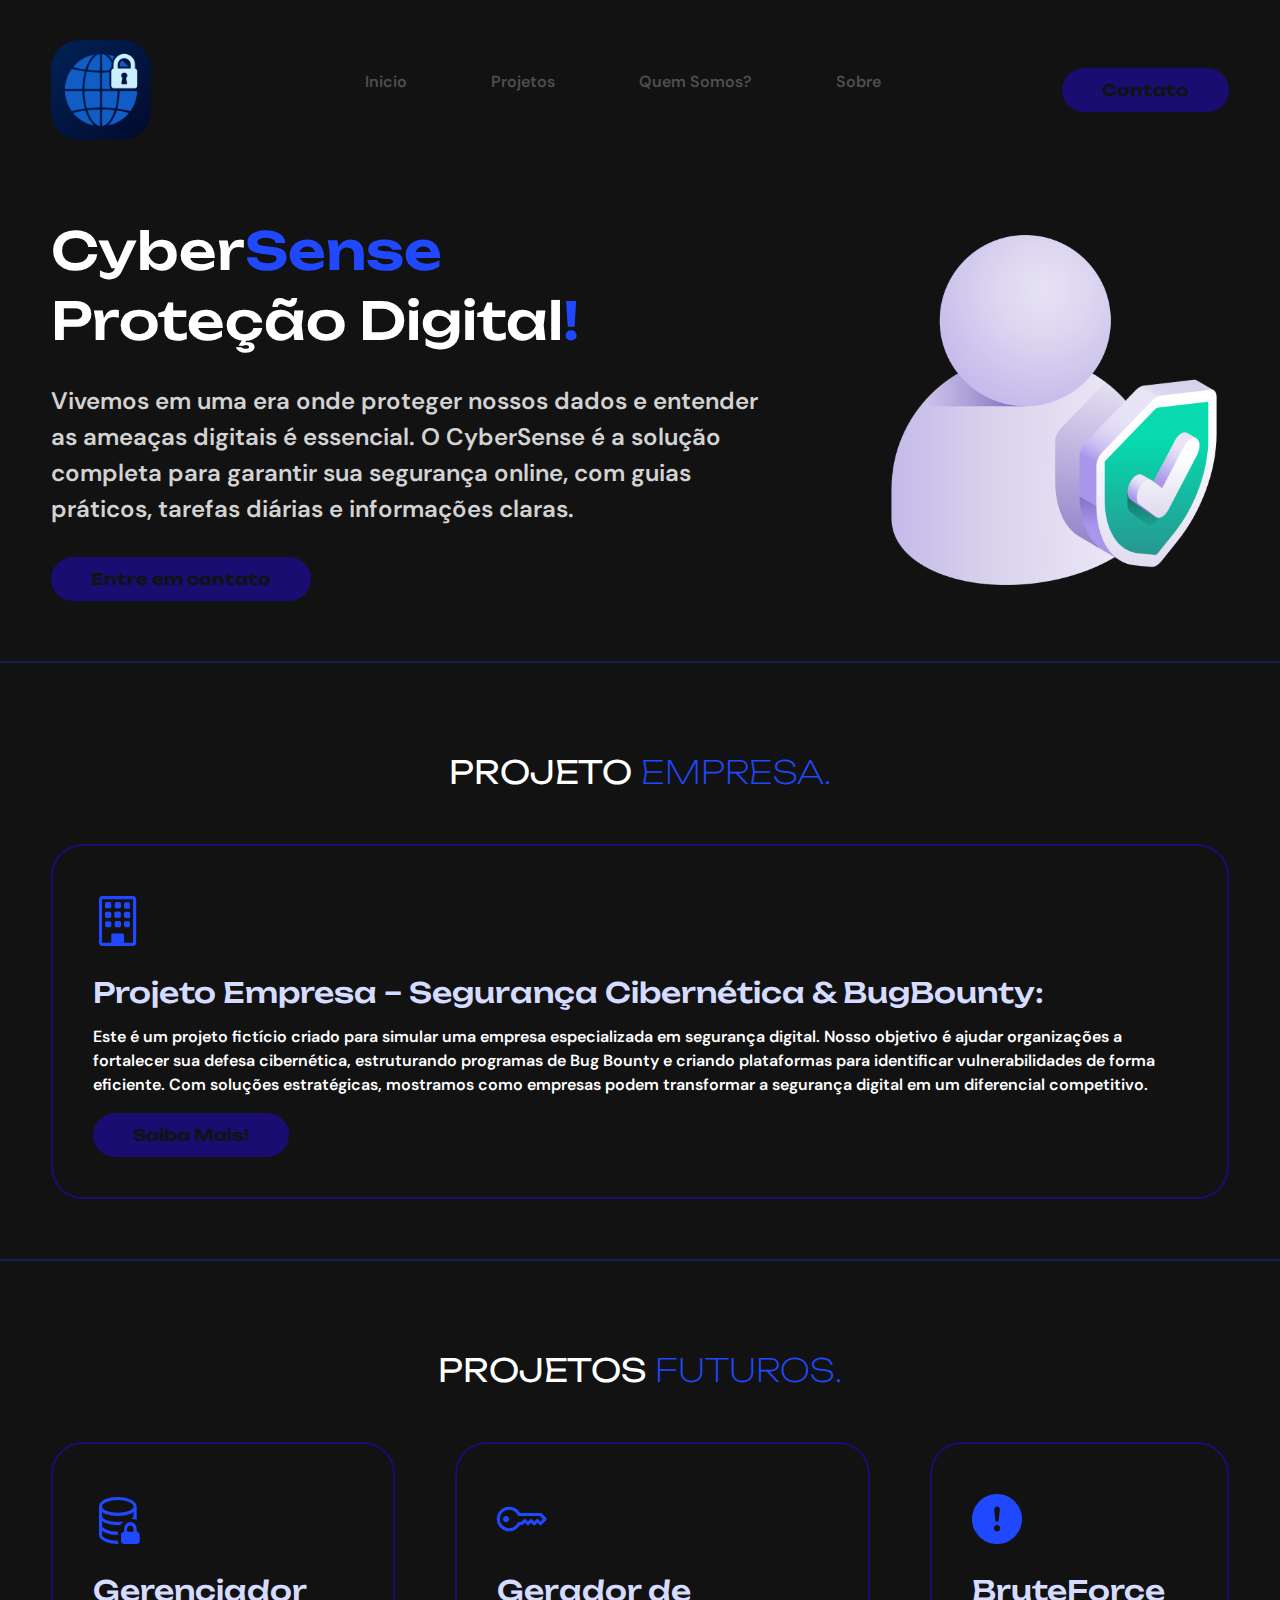
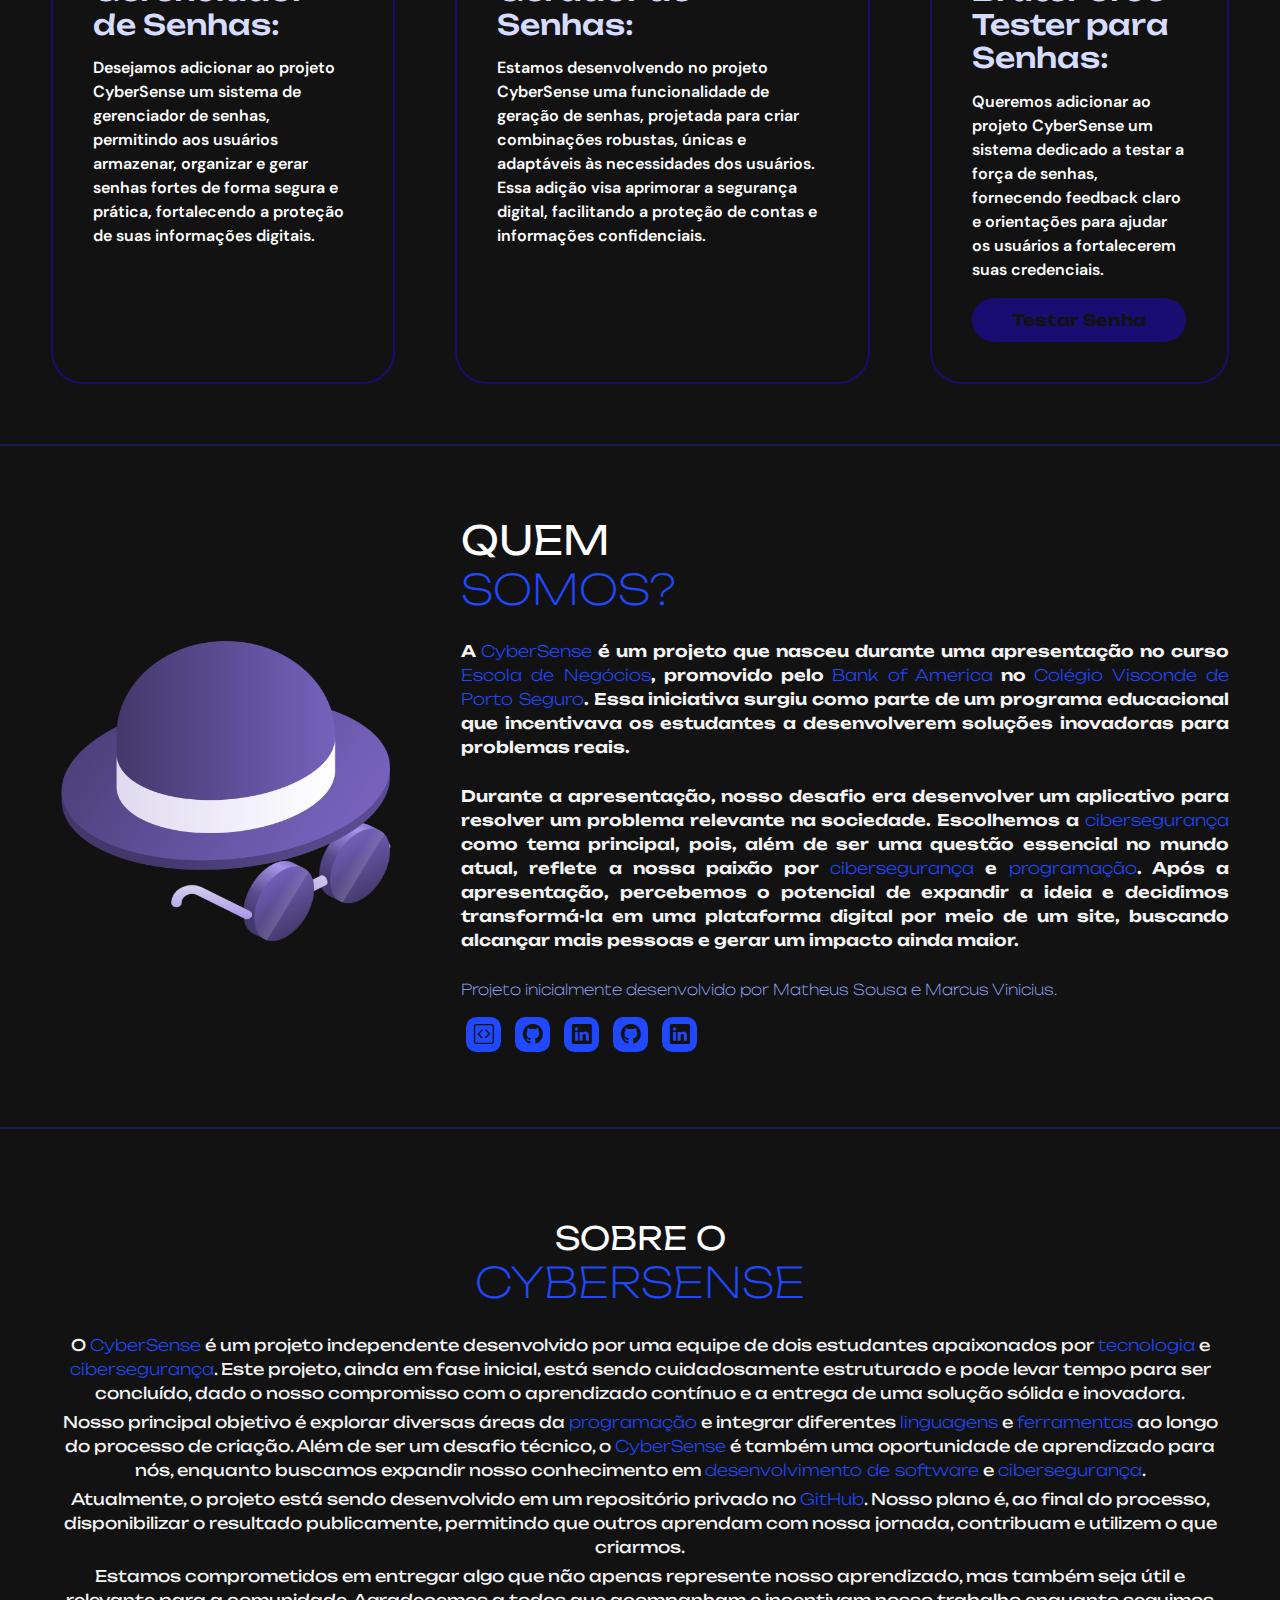
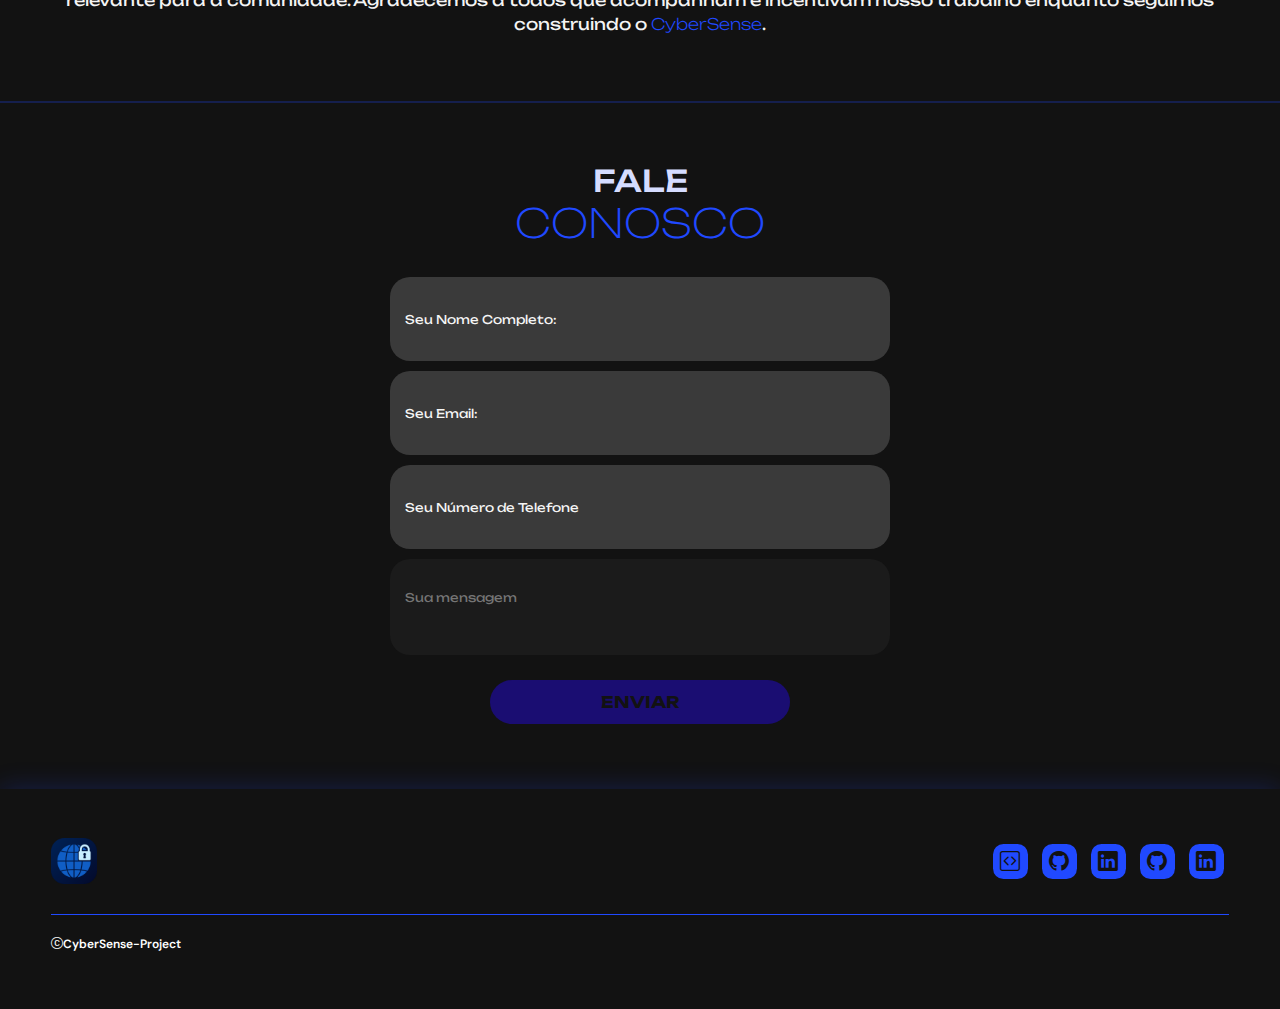
<file: index.html>
<!DOCTYPE html>
<html lang="pt-br">
  <head>
    <meta charset="UTF-8">
    <meta name="viewport" content="width=device-width, initial-scale=1.0">
    <!-- Google Fonts-->
    <link rel="preconnect" href="https://fonts.googleapis.com">
    <link rel="preconnect" href="https://fonts.gstatic.com" crossorigin>
    <link href="https://fonts.googleapis.com/css2?family=DM+Sans:ital,opsz,wght@0,9..40,100..1000;1,9..40,100..1000&family=Unbounded:wght@200..900&display=swap" rel="stylesheet">
    <!--Fim Google Fonts-->
    <!--BootStrap-->
    <link href="https://cdn.jsdelivr.net/npm/bootstrap@5.3.3/dist/css/bootstrap.min.css" rel="stylesheet" integrity="sha384-QWTKZyjpPEjISv5WaRU9OFeRpok6YctnYmDr5pNlyT2bRjXh0JMhjY6hW+ALEwIH" crossorigin="anonymous">
    <!--FimBootStrap-->
    <!--Bootstrap Icons-->
    <link href="https://cdn.jsdelivr.net/npm/bootstrap-icons/font/bootstrap-icons.css" rel="stylesheet">
    <!--Fim Bootstrap Icons-->
    <link rel="stylesheet" href="src/styles/main/style.css">
    <link rel="icon" href="/public/images/icon/icon1.png" type="image/png"> <!-- Ícone na aba do navegador -->
    <title>CyberSense</title>
</head>
<body>
    <header>
    <div class="interface">
        <div class="logo">
        <a href="index.html">
            <img src="public/images/icon/icon1.png" alt="Logo CyberSense">
        </a>
        </div>
        <nav class="menu-desktop">
        <ul>
            <li><a href="#">Inicio</a></li>
            <li><a href="#">Projetos</a></li>
            <li><a href="#">Quem Somos?</a></li>
            <li><a href="#">Sobre</a></li>
        </ul>
        </nav>
        <div class="btn-contato">
        <a href="#fale-conosco">
            <button>Contato</button>
        </a>
        </div>
    </div>
    </header>
    
    <main>
    <section class="topo-do-site">
        <div class="interface">
        <div class="flex">
            <div class="txt-topo-site">
            <h1>Cyber<span>Sense</span></h1><h1>Proteção Digital<span>!</span></h1>
            <p>Vivemos em uma era onde proteger nossos dados e entender as ameaças digitais é essencial. O CyberSense é a solução completa para garantir sua segurança online, com guias práticos, tarefas diárias e informações claras.</p>
            <div class="btn-contato">
                <a href="#fale-conosco">
                <button>Entre em contato</button>
                </a>
            </div>
            </div>
            <div class="img-topo-site">
            <img src="public/images/icon/user-security.png" alt="Imagem de segurança">
            </div>
        </div>
        </div>
    </section>
    <hr class="linha-divisoria">
    
    <!-- Seção Projetos Futuros -->
    
    <!-- Nova Seção: Projeto Empresa -->
    <section class="projetos">
        <div class="interface">
          <h2 class="titulo">PROJETO <span>EMPRESA.</span></h2>
          <div class="flex">
            <div class="projetos-box">
              <i class="bi bi-building"></i>
              <h3>Projeto Empresa – Segurança Cibernética & BugBounty:</h3>
              <p>Este é um projeto fictício criado para simular uma empresa especializada em segurança digital. Nosso objetivo é ajudar organizações a fortalecer sua defesa cibernética, estruturando programas de Bug Bounty e criando plataformas para identificar vulnerabilidades de forma eficiente.

                Com soluções estratégicas, mostramos como empresas podem transformar a segurança digital em um diferencial competitivo.</p>
              <a href="src/pages/p-emp/index.html">
                <button class="btn-tester">Saiba Mais!</button>
              </a>
            </div>
          </div>
        </div>
      </section>
      <hr class="linha-divisoria">
      
<section class="projetos">
        <div class="interface">
        <h2 class="titulo">PROJETOS <span>FUTUROS.</span></h2>
        <div class="flex">
            <!-- Primeiro box -->
            <div class="projetos-box">
            <i class="bi bi-database-lock"></i>
            <h3>Gerenciador de Senhas:</h3>
            <p>Desejamos adicionar ao projeto CyberSense um sistema de gerenciador de senhas, permitindo aos usuários armazenar, organizar e gerar senhas fortes de forma segura e prática, fortalecendo a proteção de suas informações digitais.</p>
            </div>
            <!-- Segundo box -->
            <div class="projetos-box">
            <i class="bi bi-key"></i>
            <h3>Gerador de Senhas:</h3>
            <p>Estamos desenvolvendo no projeto CyberSense uma funcionalidade de geração de senhas, projetada para criar combinações robustas, únicas e adaptáveis às necessidades dos usuários. Essa adição visa aprimorar a segurança digital, facilitando a proteção de contas e informações confidenciais.</p>
            </div>
            <!-- Terceiro box -->
            <div class="projetos-box">
            <i class="bi bi-exclamation-circle-fill"></i>
            <h3>BruteForce Tester para Senhas:</h3>
        <p>Queremos adicionar ao projeto CyberSense um sistema dedicado a testar a força de senhas, fornecendo feedback claro e orientações para ajudar os usuários a fortalecerem suas credenciais.</p>
        <a href="src/pages/p-btf-tester/index.html">
                <button class="btn-tester">Testar Senha</button>
            </a>
            </div>
        </div>
        </div>
    </section>
    <hr class="linha-divisoria">
          
      <section class="quem-somos">
        <div class="interface">
          <div class="flex">
            <div class="img-quem-somos">
              <img src="public/images/icon/spy.png" alt="Imagem quem somos">
            </div>
            <div class="txt-quem-somos">
              <h2>QUEM <span>SOMOS?</span></h2>
              <p>
                A <strong class="highlight">CyberSense</strong> é um projeto que nasceu durante uma apresentação no curso <strong class="highlight">Escola de Negócios</strong>, promovido pelo <strong class="highlight">Bank of America</strong> no <strong class="highlight">Colégio Visconde de Porto Seguro</strong>. Essa iniciativa surgiu como parte de um programa educacional que incentivava os estudantes a desenvolverem soluções inovadoras para problemas reais.
              </p>
              <p>
                Durante a apresentação, nosso desafio era desenvolver um aplicativo para resolver um problema relevante na sociedade. Escolhemos a <strong class="highlight">cibersegurança</strong> como tema principal, pois, além de ser uma questão essencial no mundo atual, reflete a nossa paixão por <strong class="highlight">cibersegurança</strong> e <strong class="highlight">programação</strong>. Após a apresentação, percebemos o potencial de expandir a ideia e decidimos transformá-la em uma plataforma digital por meio de um site, buscando alcançar mais pessoas e gerar um impacto ainda maior.
              </p>
              <p2>Projeto inicialmente desenvolvido por Matheus Sousa e Marcus Vinicius.</p2>
              <div class="btn-social">
                <a href="https://github.com/sous4sec/CyberSense-Project" target="_blank"><button><i class="bi bi-code-square"></i></button></a>
                <a href="https://github.com/sous4sec" target="_blank"><button><i class="bi bi-github"></i></button></a>
                <a href="https://www.linkedin.com/in/matheussousa-l" target="_blank"><button><i class="bi bi-linkedin"></i></button></a>
                <a href="https://github.com/MarcusLopesDEV" target="_blank"><button><i class="bi bi-github"></i></button></a>
                <a href="https://www.linkedin.com/in/marcus-vinicius-gon%C3%A7alves-lopes-0671ab353/" target="_blank"><button><i class="bi bi-linkedin"></i></button></a>
              </div>
            </div>
          </div>
        </div>
      </section>
      <hr class="linha-divisoria">
      
      <section class="sobre">
        <div class="interface">
          <div class="flex">
            <div class="txt-sobre">
              <h2 style="text-align: center;">SOBRE O <span>CYBERSENSE</span></h2>
              <p>
                O <strong class="highlight">CyberSense</strong> é um projeto independente desenvolvido por uma equipe de dois estudantes apaixonados por <strong class="highlight">tecnologia</strong> e <strong class="highlight">cibersegurança</strong>. Este projeto, ainda em fase inicial, está sendo cuidadosamente estruturado e pode levar tempo para ser concluído, dado o nosso compromisso com o aprendizado contínuo e a entrega de uma solução sólida e inovadora.
              </p>
              <p>
                Nosso principal objetivo é explorar diversas áreas da <strong class="highlight">programação</strong> e integrar diferentes <strong class="highlight">linguagens</strong> e <strong class="highlight">ferramentas</strong> ao longo do processo de criação. Além de ser um desafio técnico, o <strong class="highlight">CyberSense</strong> é também uma oportunidade de aprendizado para nós, enquanto buscamos expandir nosso conhecimento em <strong class="highlight">desenvolvimento de software</strong> e <strong class="highlight">cibersegurança</strong>.
              </p>
              <p>
                Atualmente, o projeto está sendo desenvolvido em um repositório privado no <strong class="highlight">GitHub</strong>. Nosso plano é, ao final do processo, disponibilizar o resultado publicamente, permitindo que outros aprendam com nossa jornada, contribuam e utilizem o que criarmos.
              </p>
              <p>
                Estamos comprometidos em entregar algo que não apenas represente nosso aprendizado, mas também seja útil e relevante para a comunidade. Agradecemos a todos que acompanham e incentivam nosso trabalho enquanto seguimos construindo o <strong class="highlight">CyberSense</strong>.
              </p>
            </div>
          </div>
        </div>
      </section>
      <hr class="linha-divisoria">
      
      <section id="fale-conosco" class="formulario">
        <div class="interface">
          <h2 style="text-align: center;">FALE<span>CONOSCO</span></h2>
          <form action="">
            <input type="text" name="" id="" placeholder="Seu Nome Completo:" required>
            <input type="text" name="" id="" placeholder="Seu Email:" required>
            <input type="text" name="" id="" placeholder="Seu Número de Telefone">
            <textarea name="" id="" placeholder="Sua mensagem" required></textarea>
            <div class="btn-enviar"><input type="submit" value="ENVIAR"></div>
          </form>
        </div>
      </section>
    </main>
    
    <footer>
      <div class="interface">
        <div class="line-footer">
          <div class="flex">
            <div class="logo-footer">
              <img src="public/images/icon/icon1.png" alt="CyberSense-Project">
            </div>
            <div class="btn-social">
              <a href="https://github.com/sous4sec/CyberSense-Project" target="_blank"><button><i class="bi bi-code-square"></i></button></a>
              <a href="https://github.com/sous4sec" target="_blank"><button><i class="bi bi-github"></i></button></a>
              <a href="https://www.linkedin.com/in/matheussousa-l" target="_blank"><button><i class="bi bi-linkedin"></i></button></a>
              <a href="https://github.com/MarcusLopesDEV" target="_blank"><button><i class="bi bi-github"></i></button></a>
              <a href="https://www.linkedin.com/in/marcus-vinicius-gon%C3%A7alves-lopes-0671ab353/" target="_blank"><button><i class="bi bi-linkedin"></i></button></a>
            </div>
          </div>
        </div>
        <div class="line-footer borda">
          <p><i class="bi bi-c-circle"></i>CyberSense-Project</p>
        </div>
      </div>
    </footer>
    
    <script src="src/scripts/main/script.js"></script>
  </body>
</html>
</file>
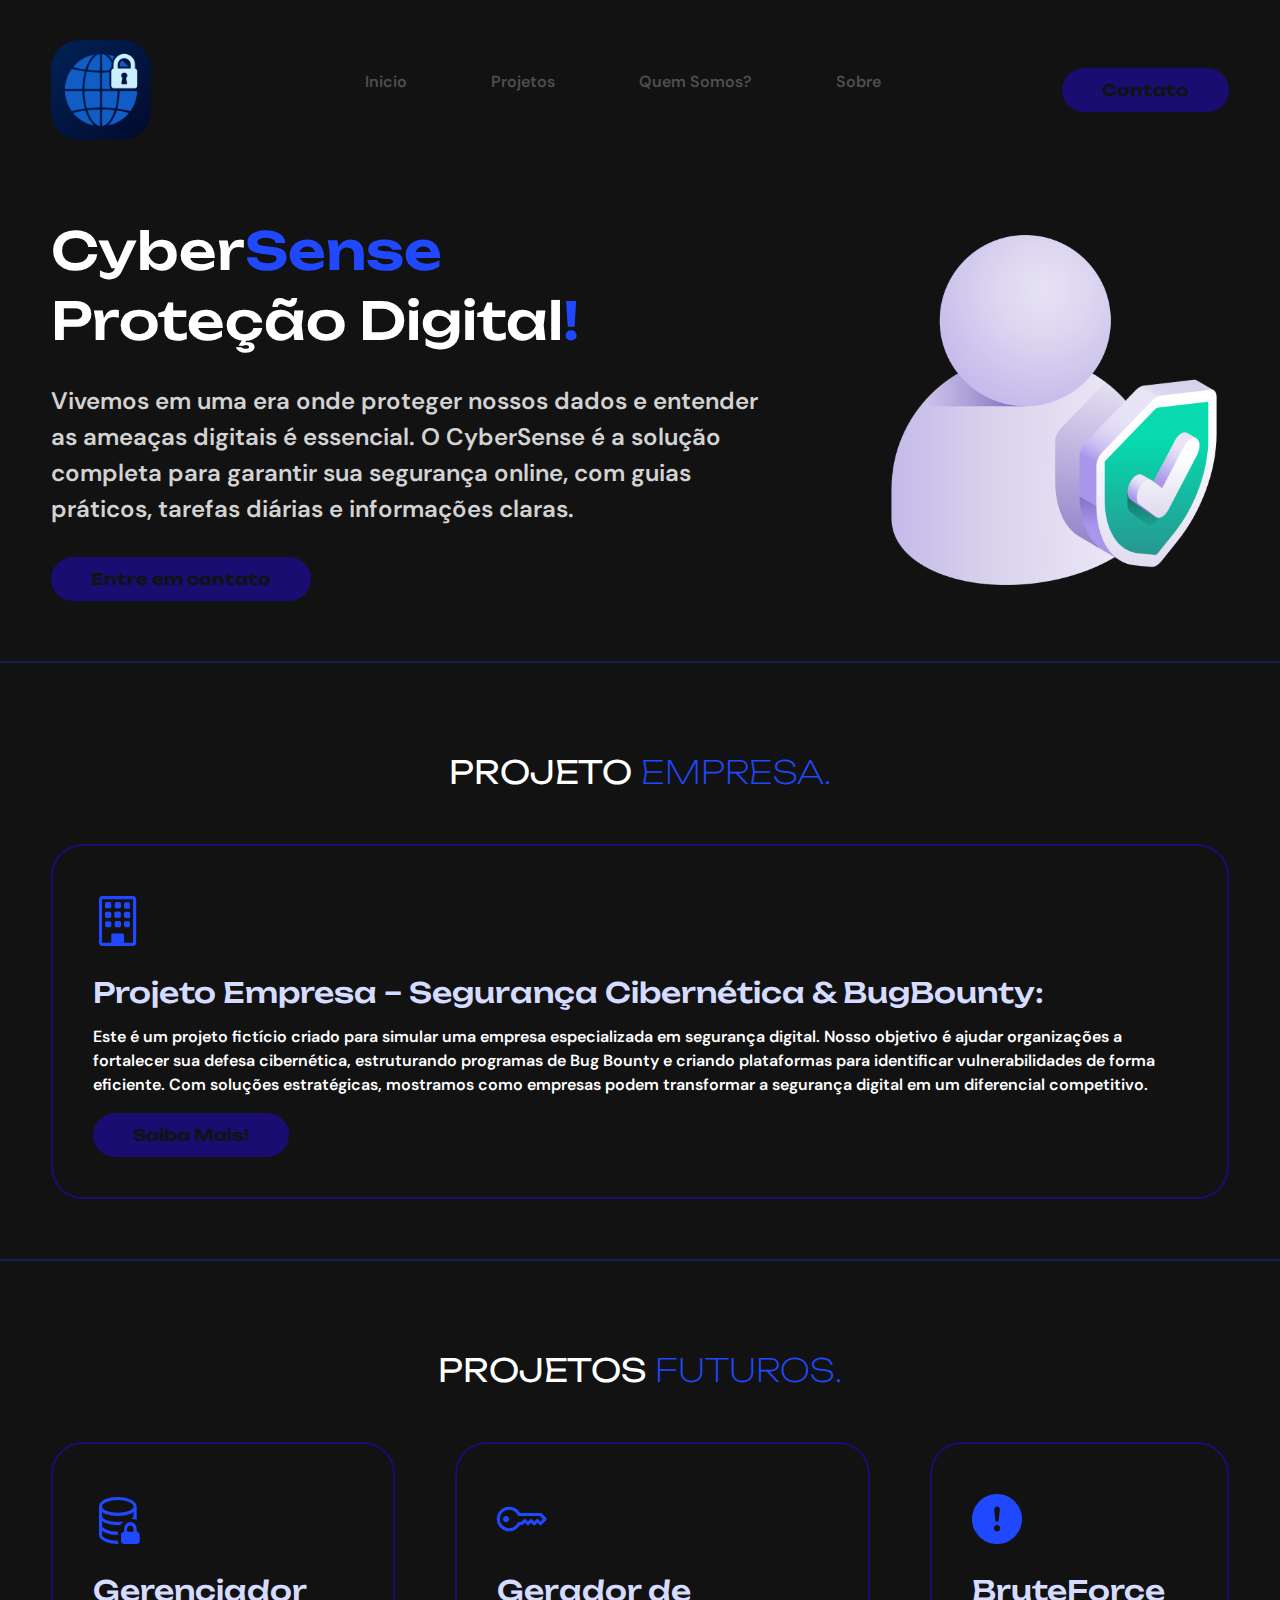
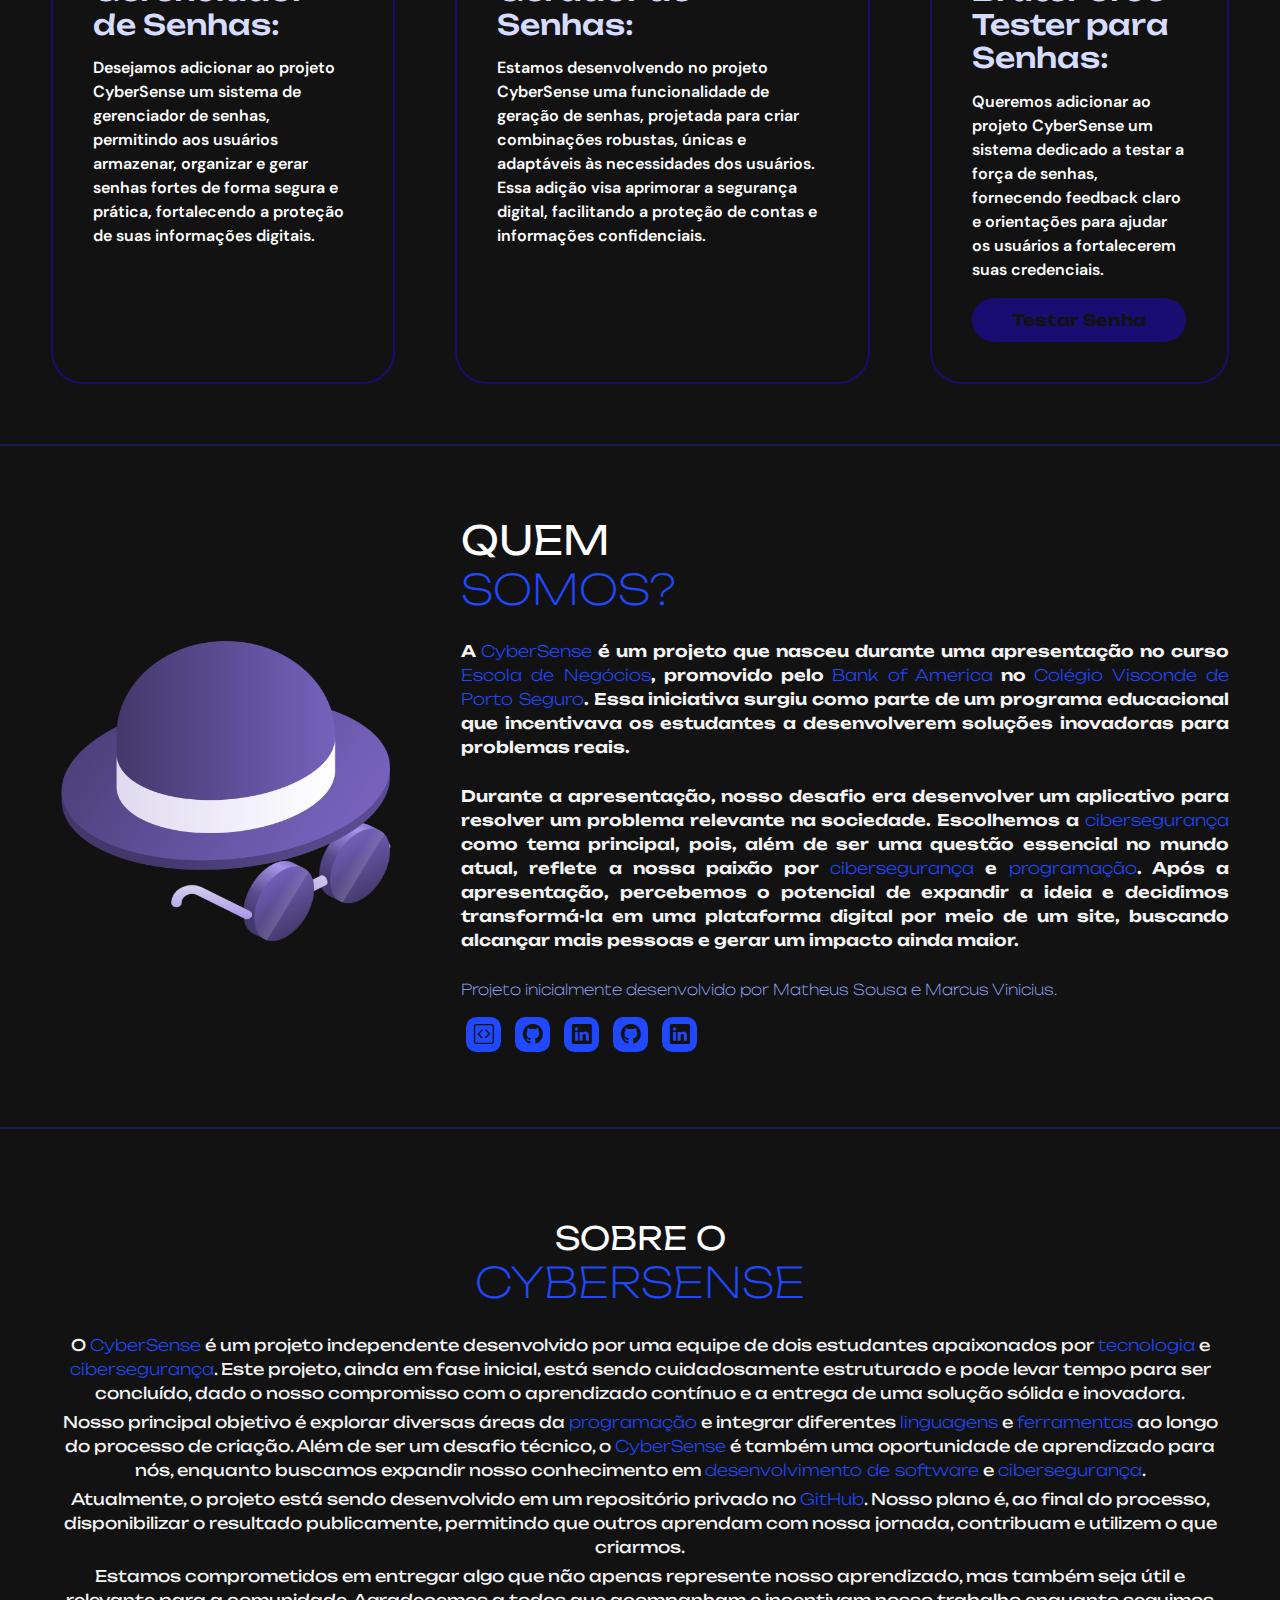
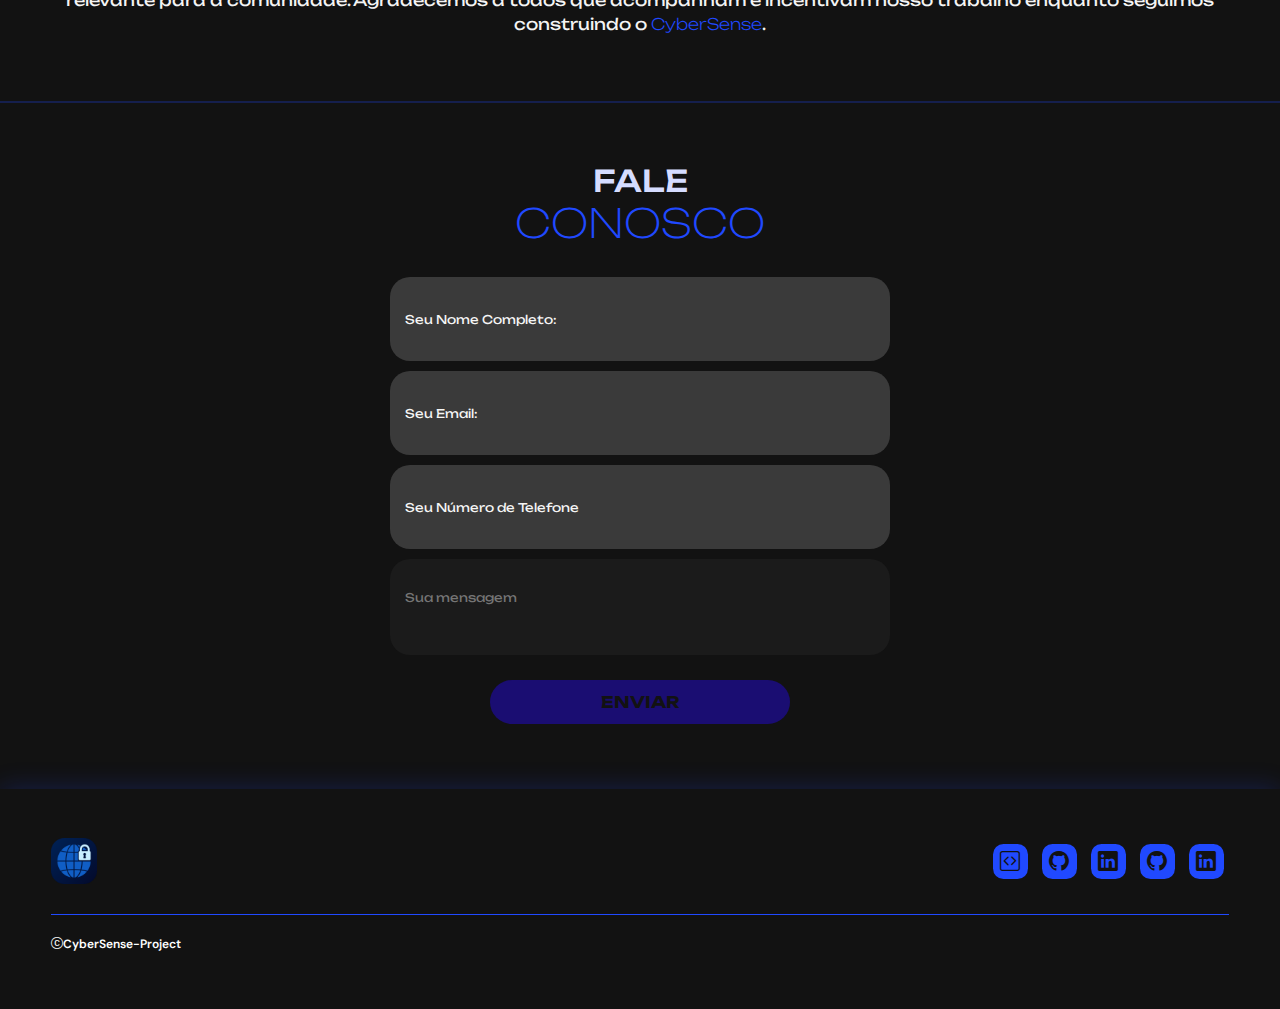
<file: CyberSense/index.html>
<!DOCTYPE html>
<html lang="pt-br">
  <head>
    <meta charset="UTF-8">
    <meta name="viewport" content="width=device-width, initial-scale=1.0">
    <!-- Google Fonts-->
    <link rel="preconnect" href="https://fonts.googleapis.com">
    <link rel="preconnect" href="https://fonts.gstatic.com" crossorigin>
    <link href="https://fonts.googleapis.com/css2?family=DM+Sans:ital,opsz,wght@0,9..40,100..1000;1,9..40,100..1000&family=Unbounded:wght@200..900&display=swap" rel="stylesheet">
    <!--Fim Google Fonts-->
    <!--BootStrap-->
    <link href="https://cdn.jsdelivr.net/npm/bootstrap@5.3.3/dist/css/bootstrap.min.css" rel="stylesheet" integrity="sha384-QWTKZyjpPEjISv5WaRU9OFeRpok6YctnYmDr5pNlyT2bRjXh0JMhjY6hW+ALEwIH" crossorigin="anonymous">
    <!--FimBootStrap-->
    <!--Bootstrap Icons-->
    <link href="https://cdn.jsdelivr.net/npm/bootstrap-icons/font/bootstrap-icons.css" rel="stylesheet">
    <!--Fim Bootstrap Icons-->
    <link rel="stylesheet" href="src/styles/main/style.css">
    <link rel="icon" href="public/images/icon/icon1.png" type="image/png"> <!-- Ícone na aba do navegador -->
    <title>CyberSense</title>
</head>
<body>
    <header>
    <div class="interface">
        <div class="logo">
        <a href="index.html">
            <img src="public/images/icon/icon1.png" alt="Logo CyberSense">
        </a>
        </div>
        <nav class="menu-desktop">
        <ul>
            <li><a href="#">Inicio</a></li>
            <li><a href="#">Projetos</a></li>
            <li><a href="#">Quem Somos?</a></li>
            <li><a href="#">Sobre</a></li>
        </ul>
        </nav>
        <div class="btn-contato">
        <a href="#fale-conosco">
            <button>Contato</button>
        </a>
        </div>
    </div>
    </header>
    
    <main>
    <section class="topo-do-site">
        <div class="interface">
        <div class="flex">
            <div class="txt-topo-site">
            <h1>Cyber<span>Sense</span></h1><h1>Proteção Digital<span>!</span></h1>
            <p>Vivemos em uma era onde proteger nossos dados e entender as ameaças digitais é essencial. O CyberSense é a solução completa para garantir sua segurança online, com guias práticos, tarefas diárias e informações claras.</p>
            <div class="btn-contato">
                <a href="#fale-conosco">
                <button>Entre em contato</button>
                </a>
            </div>
            </div>
            <div class="img-topo-site">
            <img src="public/images/icon/user-security.png" alt="Imagem de segurança">
            </div>
        </div>
        </div>
    </section>
    <hr class="linha-divisoria">
    
    <!-- Seção Projetos Futuros -->
    
    <!-- Nova Seção: Projeto Empresa -->
    <section class="projetos">
        <div class="interface">
          <h2 class="titulo">PROJETO <span>EMPRESA.</span></h2>
          <div class="flex">
            <div class="projetos-box">
              <i class="bi bi-building"></i>
              <h3>Projeto Empresa – Segurança Cibernética & BugBounty:</h3>
              <p>Este é um projeto fictício criado para simular uma empresa especializada em segurança digital. Nosso objetivo é ajudar organizações a fortalecer sua defesa cibernética, estruturando programas de Bug Bounty e criando plataformas para identificar vulnerabilidades de forma eficiente.

                Com soluções estratégicas, mostramos como empresas podem transformar a segurança digital em um diferencial competitivo.</p>
              <a href="src/pages/p-emp/index.html">
                <button class="btn-tester">Saiba Mais!</button>
              </a>
            </div>
          </div>
        </div>
      </section>
      <hr class="linha-divisoria">
      
<section class="projetos">
        <div class="interface">
        <h2 class="titulo">PROJETOS <span>FUTUROS.</span></h2>
        <div class="flex">
            <!-- Primeiro box -->
            <div class="projetos-box">
            <i class="bi bi-database-lock"></i>
            <h3>Gerenciador de Senhas:</h3>
            <p>Desejamos adicionar ao projeto CyberSense um sistema de gerenciador de senhas, permitindo aos usuários armazenar, organizar e gerar senhas fortes de forma segura e prática, fortalecendo a proteção de suas informações digitais.</p>
            </div>
            <!-- Segundo box -->
            <div class="projetos-box">
            <i class="bi bi-key"></i>
            <h3>Gerador de Senhas:</h3>
            <p>Estamos desenvolvendo no projeto CyberSense uma funcionalidade de geração de senhas, projetada para criar combinações robustas, únicas e adaptáveis às necessidades dos usuários. Essa adição visa aprimorar a segurança digital, facilitando a proteção de contas e informações confidenciais.</p>
            </div>
            <!-- Terceiro box -->
            <div class="projetos-box">
            <i class="bi bi-exclamation-circle-fill"></i>
            <h3>BruteForce Tester para Senhas:</h3>
        <p>Queremos adicionar ao projeto CyberSense um sistema dedicado a testar a força de senhas, fornecendo feedback claro e orientações para ajudar os usuários a fortalecerem suas credenciais.</p>
        <a href="src/pages/p-btf-tester/index.html">
                <button class="btn-tester">Testar Senha</button>
            </a>
            </div>
        </div>
        </div>
    </section>
    <hr class="linha-divisoria">
          
      <section class="quem-somos">
        <div class="interface">
          <div class="flex">
            <div class="img-quem-somos">
              <img src="public/images/icon/spy.png" alt="Imagem quem somos">
            </div>
            <div class="txt-quem-somos">
              <h2>QUEM <span>SOMOS?</span></h2>
              <p>
                A <strong class="highlight">CyberSense</strong> é um projeto que nasceu durante uma apresentação no curso <strong class="highlight">Escola de Negócios</strong>, promovido pelo <strong class="highlight">Bank of America</strong> no <strong class="highlight">Colégio Visconde de Porto Seguro</strong>. Essa iniciativa surgiu como parte de um programa educacional que incentivava os estudantes a desenvolverem soluções inovadoras para problemas reais.
              </p>
              <p>
                Durante a apresentação, nosso desafio era desenvolver um aplicativo para resolver um problema relevante na sociedade. Escolhemos a <strong class="highlight">cibersegurança</strong> como tema principal, pois, além de ser uma questão essencial no mundo atual, reflete a nossa paixão por <strong class="highlight">cibersegurança</strong> e <strong class="highlight">programação</strong>. Após a apresentação, percebemos o potencial de expandir a ideia e decidimos transformá-la em uma plataforma digital por meio de um site, buscando alcançar mais pessoas e gerar um impacto ainda maior.
              </p>
              <p2>Projeto inicialmente desenvolvido por Matheus Sousa e Marcus Vinicius.</p2>
              <div class="btn-social">
                <a href="https://github.com/sous4sec/CyberSense-Project" target="_blank"><button><i class="bi bi-code-square"></i></button></a>
                <a href="https://github.com/sous4sec" target="_blank"><button><i class="bi bi-github"></i></button></a>
                <a href="https://www.linkedin.com/in/matheussousa-l" target="_blank"><button><i class="bi bi-linkedin"></i></button></a>
                <a href="https://github.com/MarcusLopesDEV" target="_blank"><button><i class="bi bi-github"></i></button></a>
                <a href="https://www.linkedin.com/in/marcus-vinicius-gon%C3%A7alves-lopes-0671ab353/" target="_blank"><button><i class="bi bi-linkedin"></i></button></a>
              </div>
            </div>
          </div>
        </div>
      </section>
      <hr class="linha-divisoria">
      
      <section class="sobre">
        <div class="interface">
          <div class="flex">
            <div class="txt-sobre">
              <h2 style="text-align: center;">SOBRE O <span>CYBERSENSE</span></h2>
              <p>
                O <strong class="highlight">CyberSense</strong> é um projeto independente desenvolvido por uma equipe de dois estudantes apaixonados por <strong class="highlight">tecnologia</strong> e <strong class="highlight">cibersegurança</strong>. Este projeto, ainda em fase inicial, está sendo cuidadosamente estruturado e pode levar tempo para ser concluído, dado o nosso compromisso com o aprendizado contínuo e a entrega de uma solução sólida e inovadora.
              </p>
              <p>
                Nosso principal objetivo é explorar diversas áreas da <strong class="highlight">programação</strong> e integrar diferentes <strong class="highlight">linguagens</strong> e <strong class="highlight">ferramentas</strong> ao longo do processo de criação. Além de ser um desafio técnico, o <strong class="highlight">CyberSense</strong> é também uma oportunidade de aprendizado para nós, enquanto buscamos expandir nosso conhecimento em <strong class="highlight">desenvolvimento de software</strong> e <strong class="highlight">cibersegurança</strong>.
              </p>
              <p>
                Atualmente, o projeto está sendo desenvolvido em um repositório privado no <strong class="highlight">GitHub</strong>. Nosso plano é, ao final do processo, disponibilizar o resultado publicamente, permitindo que outros aprendam com nossa jornada, contribuam e utilizem o que criarmos.
              </p>
              <p>
                Estamos comprometidos em entregar algo que não apenas represente nosso aprendizado, mas também seja útil e relevante para a comunidade. Agradecemos a todos que acompanham e incentivam nosso trabalho enquanto seguimos construindo o <strong class="highlight">CyberSense</strong>.
              </p>
            </div>
          </div>
        </div>
      </section>
      <hr class="linha-divisoria">
      
      <section id="fale-conosco" class="formulario">
        <div class="interface">
          <h2 style="text-align: center;">FALE<span>CONOSCO</span></h2>
          <form action="">
            <input type="text" name="" id="" placeholder="Seu Nome Completo:" required>
            <input type="text" name="" id="" placeholder="Seu Email:" required>
            <input type="text" name="" id="" placeholder="Seu Número de Telefone">
            <textarea name="" id="" placeholder="Sua mensagem" required></textarea>
            <div class="btn-enviar"><input type="submit" value="ENVIAR"></div>
          </form>
        </div>
      </section>
    </main>
    
    <footer>
      <div class="interface">
        <div class="line-footer">
          <div class="flex">
            <div class="logo-footer">
              <img src="public/images/icon/icon1.png" alt="CyberSense-Project">
            </div>
            <div class="btn-social">
              <a href="https://github.com/sous4sec/CyberSense-Project" target="_blank"><button><i class="bi bi-code-square"></i></button></a>
              <a href="https://github.com/sous4sec" target="_blank"><button><i class="bi bi-github"></i></button></a>
              <a href="https://www.linkedin.com/in/matheussousa-l" target="_blank"><button><i class="bi bi-linkedin"></i></button></a>
              <a href="https://github.com/MarcusLopesDEV" target="_blank"><button><i class="bi bi-github"></i></button></a>
              <a href="https://www.linkedin.com/in/marcus-vinicius-gon%C3%A7alves-lopes-0671ab353/" target="_blank"><button><i class="bi bi-linkedin"></i></button></a>
            </div>
          </div>
        </div>
        <div class="line-footer borda">
          <p><i class="bi bi-c-circle"></i>CyberSense-Project</p>
        </div>
      </div>
    </footer>
    
    <script src="src/scripts/main/script.js"></script>
  </body>
</html>
</file>
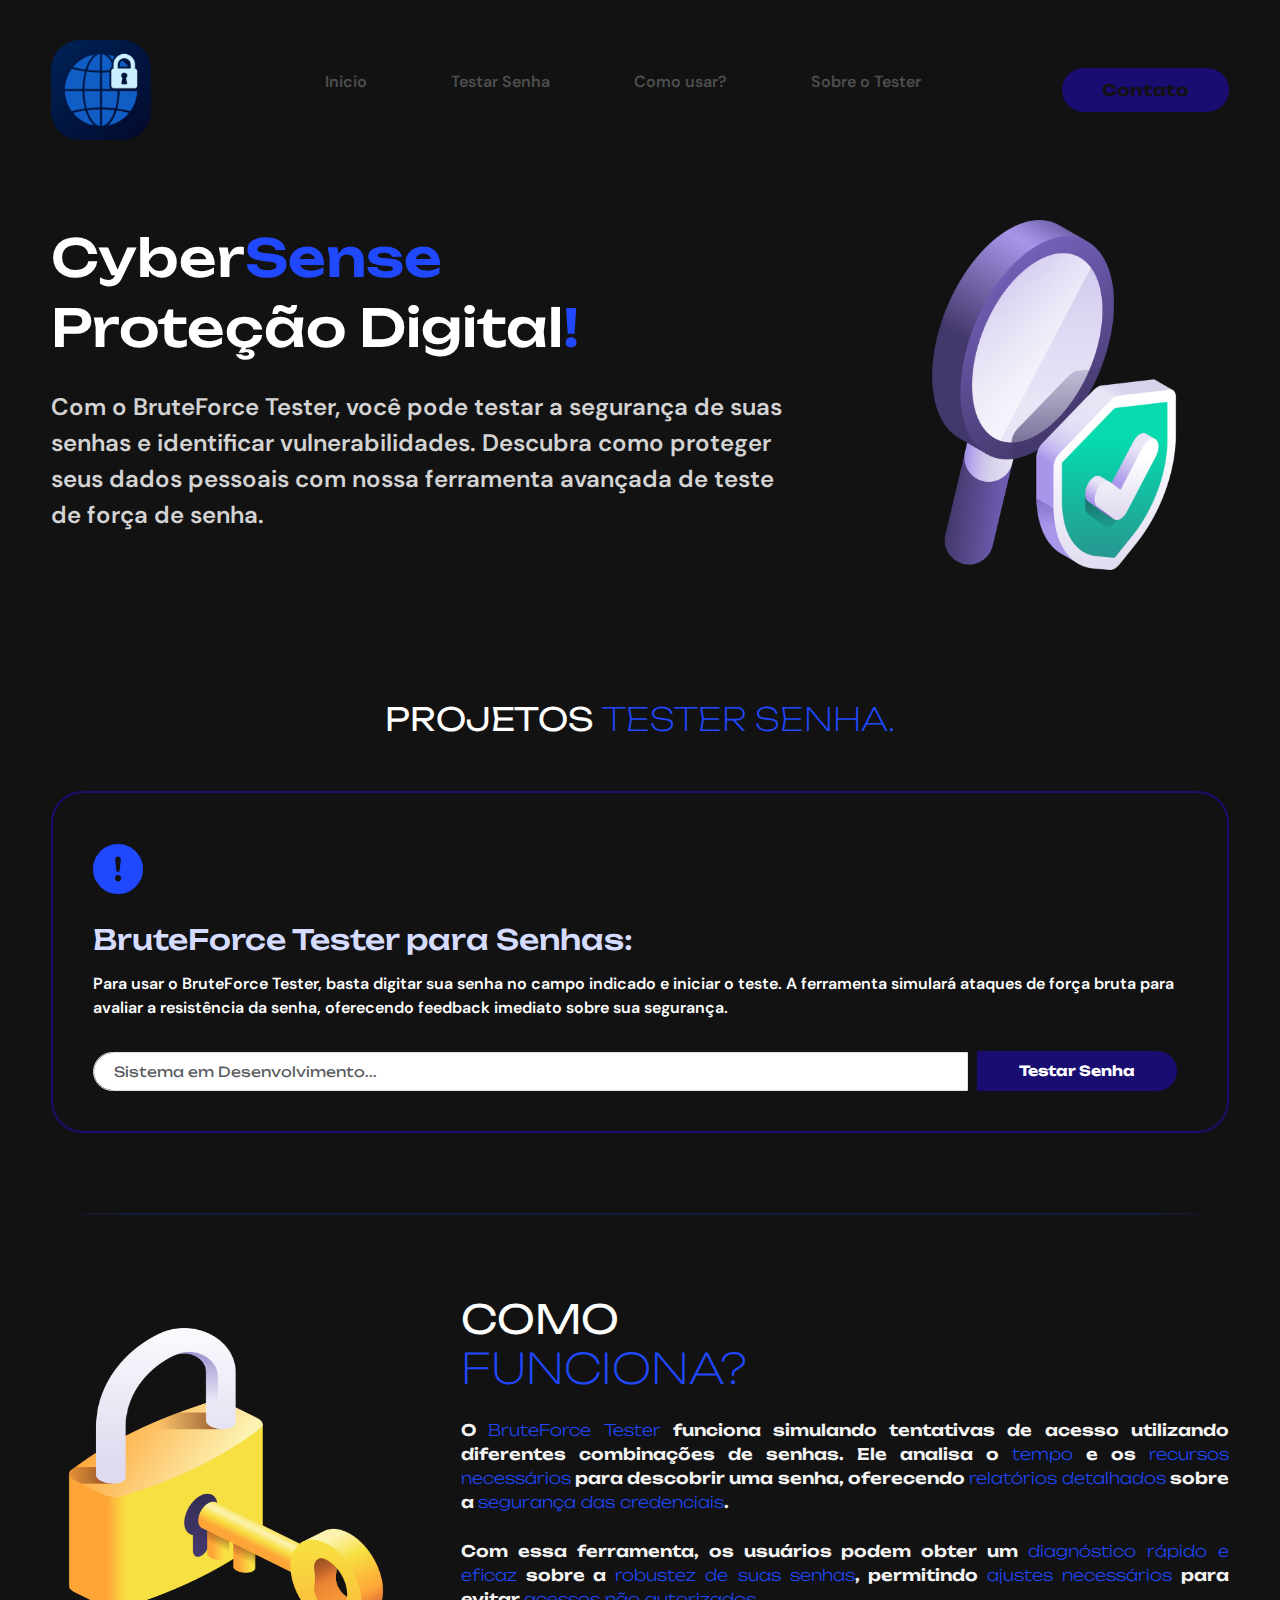
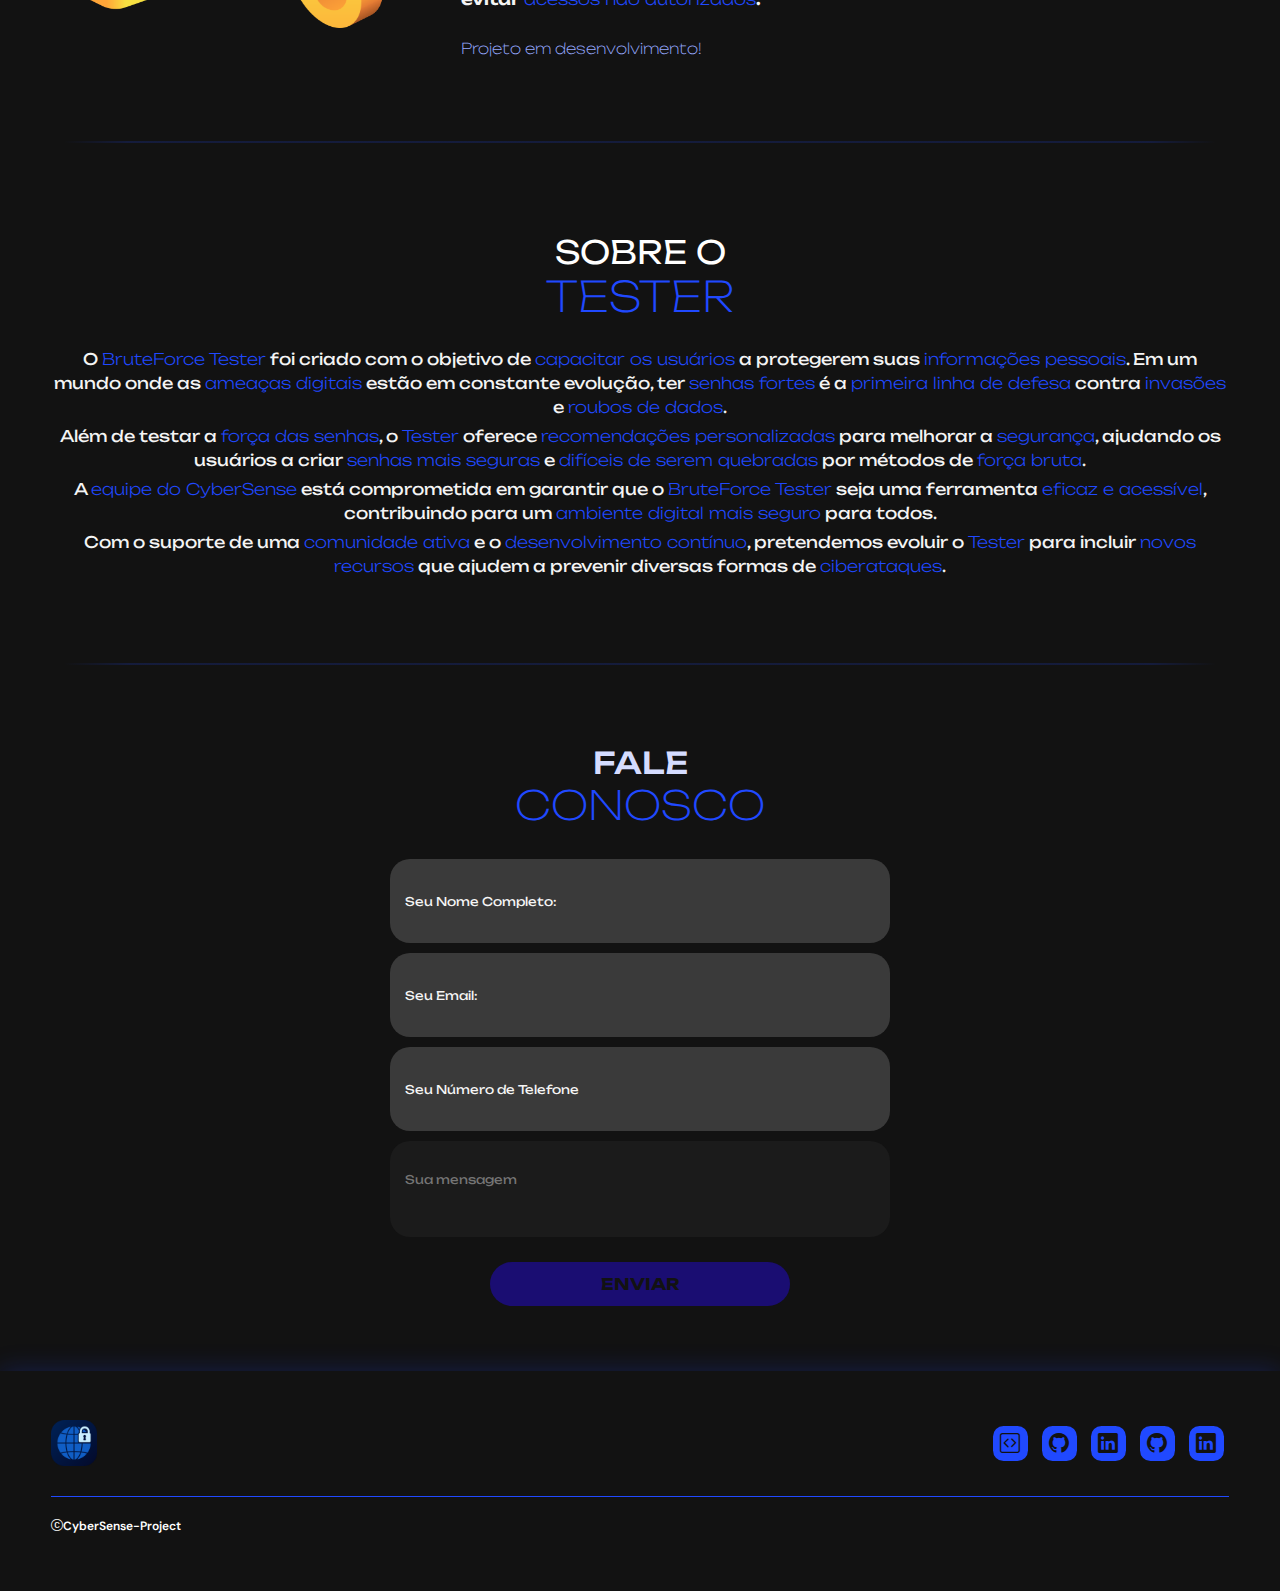
<file: Page-BTFTESTER/index.html>
<!DOCTYPE html>
<html lang="pt-br">
    <head>
        <meta charset="UTF-8">
        <meta name="viewport" content="width=device-width, initial-scale=1.0">
        <!-- Google Fonts-->
        <link rel="preconnect" href="https://fonts.googleapis.com">
        <link rel="preconnect" href="https://fonts.gstatic.com" crossorigin>
        <link href="https://fonts.googleapis.com/css2?family=DM+Sans:ital,opsz,wght@0,9..40,100..1000;1,9..40,100..1000&family=Unbounded:wght@200..900&display=swap" rel="stylesheet">
        <!--Fim Google Fonts-->
        <!--BootStrap-->
        <link href="https://cdn.jsdelivr.net/npm/bootstrap@5.3.3/dist/css/bootstrap.min.css" rel="stylesheet" integrity="sha384-QWTKZyjpPEjISv5WaRU9OFeRpok6YctnYmDr5pNlyT2bRjXh0JMhjY6hW+ALEwIH" crossorigin="anonymous">
        <!--FimBootStrap-->
        <!--Bootstrap Icons-->
        <link href="https://cdn.jsdelivr.net/npm/bootstrap-icons/font/bootstrap-icons.css" rel="stylesheet">
        <!--Fim Bootstrap Icons-->
        <link rel="stylesheet" href="style.css">
        <link rel="icon" href="../imgs/icon1.png" type="image/png"> <!-- Adicionado o ícone na aba do navegador -->
        <title>CyberSense</title>
    </head>
    
<body>

    <header>
        <div class="interface">
            <div class="logo">
                <a href="../index.html">
                    <img src="../imgs/icon1.png" alt="Logo CyberSense">
                </a>
            </div><!--logo-->

            <nav class="menu-desktop">
                <ul>
                    <li><a href="../index.html">Inicio</a></li>
                    <li><a href="#">Testar Senha</a></li>
                    <li><a href="#">Como usar?</a></li>
                    <li><a href="#">Sobre o Tester</a></li>
                </ul>
            </nav>
        
            <div class="btn-contato">
                <a href="#fale-conosco">
                    <button>Contato</button>
                </a>
            </div>
            
        </div><!--interface-->
    </header>
    
    <main>
        <section class="topo-do-site"> 
            <div class="interface">
                <div class="flex">
                    <div class="txt-topo-site">
                        <h1>Cyber<span>Sense</span></h1><h1>Proteção Digital<span>!</span></h1>
                        <p>Com o BruteForce Tester, você pode testar a segurança de suas senhas e identificar vulnerabilidades. Descubra como proteger seus dados pessoais com nossa ferramenta avançada de teste de força de senha.</p>
                        
                        <div class="btn-contato">
                            <a href="#fale-conosco">
                                
                            </a>
                        </div>
                    </div><!--txt-topo-site-->

                    <div class="img-topo-site">
                        <img src="../imgs/pesquisa.png" alt="">
                    </div><!--img-topo-site-->
                </div><!--flex-->
            </div><!--interface-->
        </section><!--topo-do-site-->
        
        <section class="projetos">
            <div class="interface">
                <h2 class="titulo">PROJETOS <span>TESTER SENHA.</span></h2>
                <div class="flex">
                    <!-- Box do BruteForce Tester -->
                    <div class="projetos-box">
                        <i class="bi bi-exclamation-circle-fill"></i>
                        <h3>BruteForce Tester para Senhas:</h3>
                        <p>Para usar o BruteForce Tester, basta digitar sua senha no campo indicado e iniciar o teste. A ferramenta simulará ataques de força bruta para avaliar a resistência da senha, oferecendo feedback imediato sobre sua segurança.</p>
                        <!-- Botão dentro da box -->
                        <div class="btn-tester-container">
                            <a href="#teste-senha">
                                <div class="input-group">
                                                                        <!--Depois alterar para "Digite sua senha para testar"-->
                                    <input type="text" class="form-control inpt-senha" placeholder="Sistema em Desenvolvimento..."> 
                                    <button class="btn btn-tester">Testar Senha</button>
                                </div>
                            </a>
                        </div>
                    </div>
                </div><!--flex-->
            </div><!--interface-->
        </section><!--Projetos-->
        <hr class="linha-divisoria">
        <section class="quem-somos">
            <div class="interface">
                <div class="flex">
                    <div class="img-quem-somos">
                        <img src="../imgs/fechadura.png">
                    </div><!--img-quem-somos-->

                    <div class="txt-quem-somos">
                        <h2>COMO <span>FUNCIONA?</span></h2>
                        <p>
                            O <strong class="highlight">BruteForce Tester</strong> funciona simulando tentativas de acesso utilizando diferentes combinações de senhas. Ele analisa o <strong class="highlight">tempo</strong> e os <strong class="highlight">recursos necessários</strong> para descobrir uma senha, oferecendo <strong class="highlight">relatórios detalhados</strong> sobre a <strong class="highlight">segurança das credenciais</strong>.
                        </p>
                        <p>
                            Com essa ferramenta, os usuários podem obter um <strong class="highlight">diagnóstico rápido e eficaz</strong> sobre a <strong class="highlight">robustez de suas senhas</strong>, permitindo <strong class="highlight">ajustes necessários</strong> para evitar <strong class="highlight">acessos não autorizados</strong>.
                        </p>
                        <p2>Projeto em desenvolvimento!</p2>
                        <div class="btn-social">

                    </div><!--txt-quem-somos-->
                </div><!--flex-->
            </div><!--interface-->
        </section><!--quem-somos-->
        
        <hr class="linha-divisoria">
        <section class="sobre">
            <div class="interface">
                <div class="flex">
                    <div class="txt-sobre">
                        <h2 style="text-align: center;">SOBRE O <span>TESTER</span></h2>
                        <p>
                            O <strong class="highlight">BruteForce Tester</strong> foi criado com o objetivo de <strong class="highlight">capacitar os usuários</strong> a protegerem suas <strong class="highlight">informações pessoais</strong>. Em um mundo onde as <strong class="highlight">ameaças digitais</strong> estão em constante evolução, ter <strong class="highlight">senhas fortes</strong> é a <strong class="highlight">primeira linha de defesa</strong> contra <strong class="highlight">invasões</strong> e <strong class="highlight">roubos de dados</strong>.
                        </p>
                        <p>
                            Além de testar a <strong class="highlight">força das senhas</strong>, o <strong class="highlight">Tester</strong> oferece <strong class="highlight">recomendações personalizadas</strong> para melhorar a <strong class="highlight">segurança</strong>, ajudando os usuários a criar <strong class="highlight">senhas mais seguras</strong> e <strong class="highlight">difíceis de serem quebradas</strong> por métodos de <strong class="highlight">força bruta</strong>.
                        </p>
                        <p>
                            A <strong class="highlight">equipe do CyberSense</strong> está comprometida em garantir que o <strong class="highlight">BruteForce Tester</strong> seja uma ferramenta <strong class="highlight">eficaz e acessível</strong>, contribuindo para um <strong class="highlight">ambiente digital mais seguro</strong> para todos.
                        </p>
                        <p>
                            Com o suporte de uma <strong class="highlight">comunidade ativa</strong> e o <strong class="highlight">desenvolvimento contínuo</strong>, pretendemos evoluir o <strong class="highlight">Tester</strong> para incluir <strong class="highlight">novos recursos</strong> que ajudem a prevenir diversas formas de <strong class="highlight">ciberataques</strong>.
                        </p>
                    </div><!--txt-sobre-->
                </div><!--flex-->
            </div><!--interface-->
        </section><!--sobre-->
        <hr class="linha-divisoria">
        <section id="fale-conosco" class="formulario">
            <div class="interface">
                <h2 style="text-align: center;">FALE<span>CONOSCO</span></h2>

                <form action="">
                    <input type="text" name="nome" id="nome" placeholder="Seu Nome Completo:" required>
                    <input type="email" name="email" id="email" placeholder="Seu Email:" required>
                    <input type="tel" name="telefone" id="telefone" placeholder="Seu Número de Telefone">
                    <textarea name="mensagem" id="mensagem" placeholder="Sua mensagem" required></textarea>
                    <div class="btn-enviar"><input type="submit" value="ENVIAR"></div>
                </form>

            </div>
        </section>
    </main>
    <footer>
        <div class="interface">
            <div class="line-footer">
                <div class="flex">
                    <div class="logo-footer">
                        <img src="../imgs/icon1.png" alt="CyberSense-Project">
                    </div><!--logo-footer-->
                    <div class="btn-social">
                        <a href="https://github.com/sous4sec/CyberSense-Project" target="_blank"><button><i class="bi bi-code-square"></i></button></a>
                        <a href="https://github.com/sous4sec" target="_blank"><button><i class="bi bi-github"></i></button></a>
                        <a href="https://www.linkedin.com/in/matheussousa-l" target="_blank"><button><i class="bi bi-linkedin"></i></button></a>
                        <a href="https://github.com/MarcusLopesDEV" target="_blank"><button><i class="bi bi-github"></i></button></a>
                        <a href="https://www.linkedin.com/in/marcus-vinicius-gon%C3%A7alves-lopes-0671ab353/" target="_blank"><button><i class="bi bi-linkedin"></i></button></a>
                    </div>
                </div>
            </div><!--line-footer-->

            <div class="line-footer borda">
                <p><i class="bi bi-c-circle"></i>CyberSense-Project</p>
            </div><!--line-footer-->
        </div><!--interface-->
    </footer>
    
    <script src="script.js"></script>
</body>
</html>
</file>
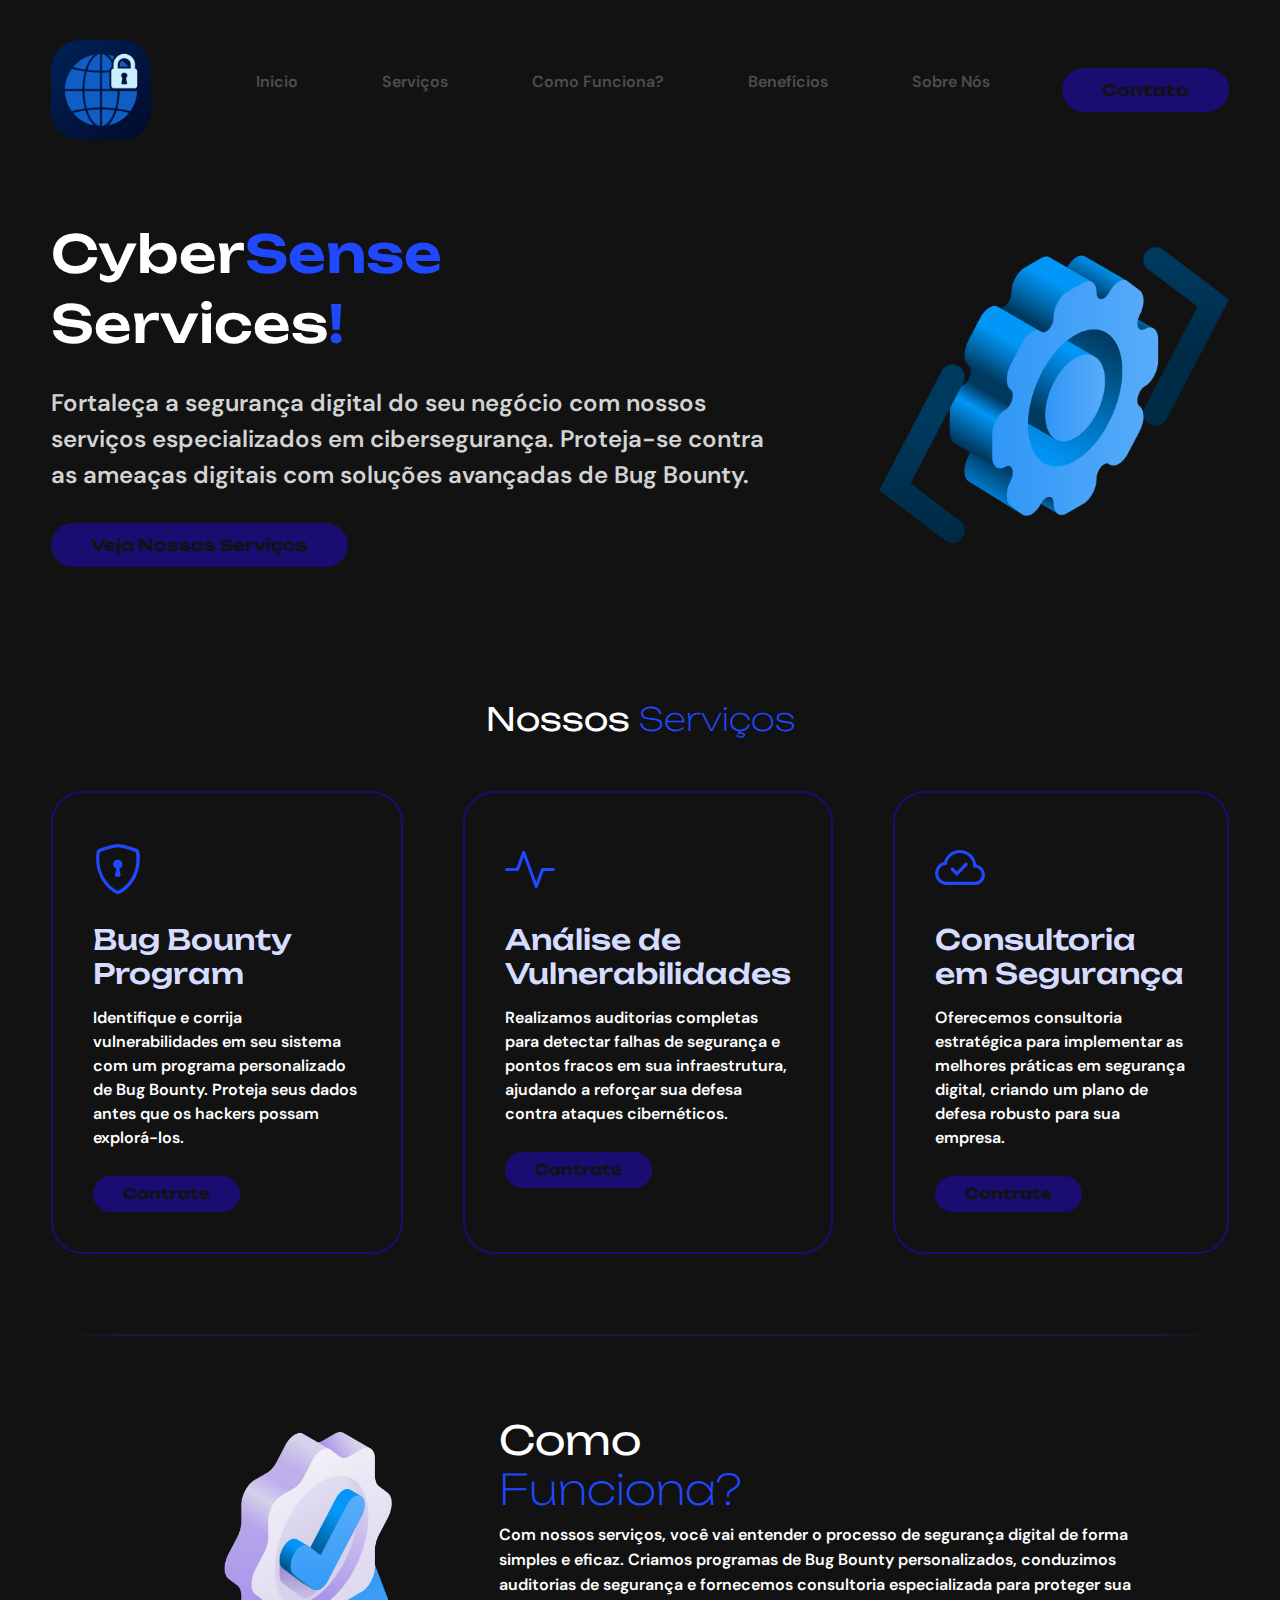
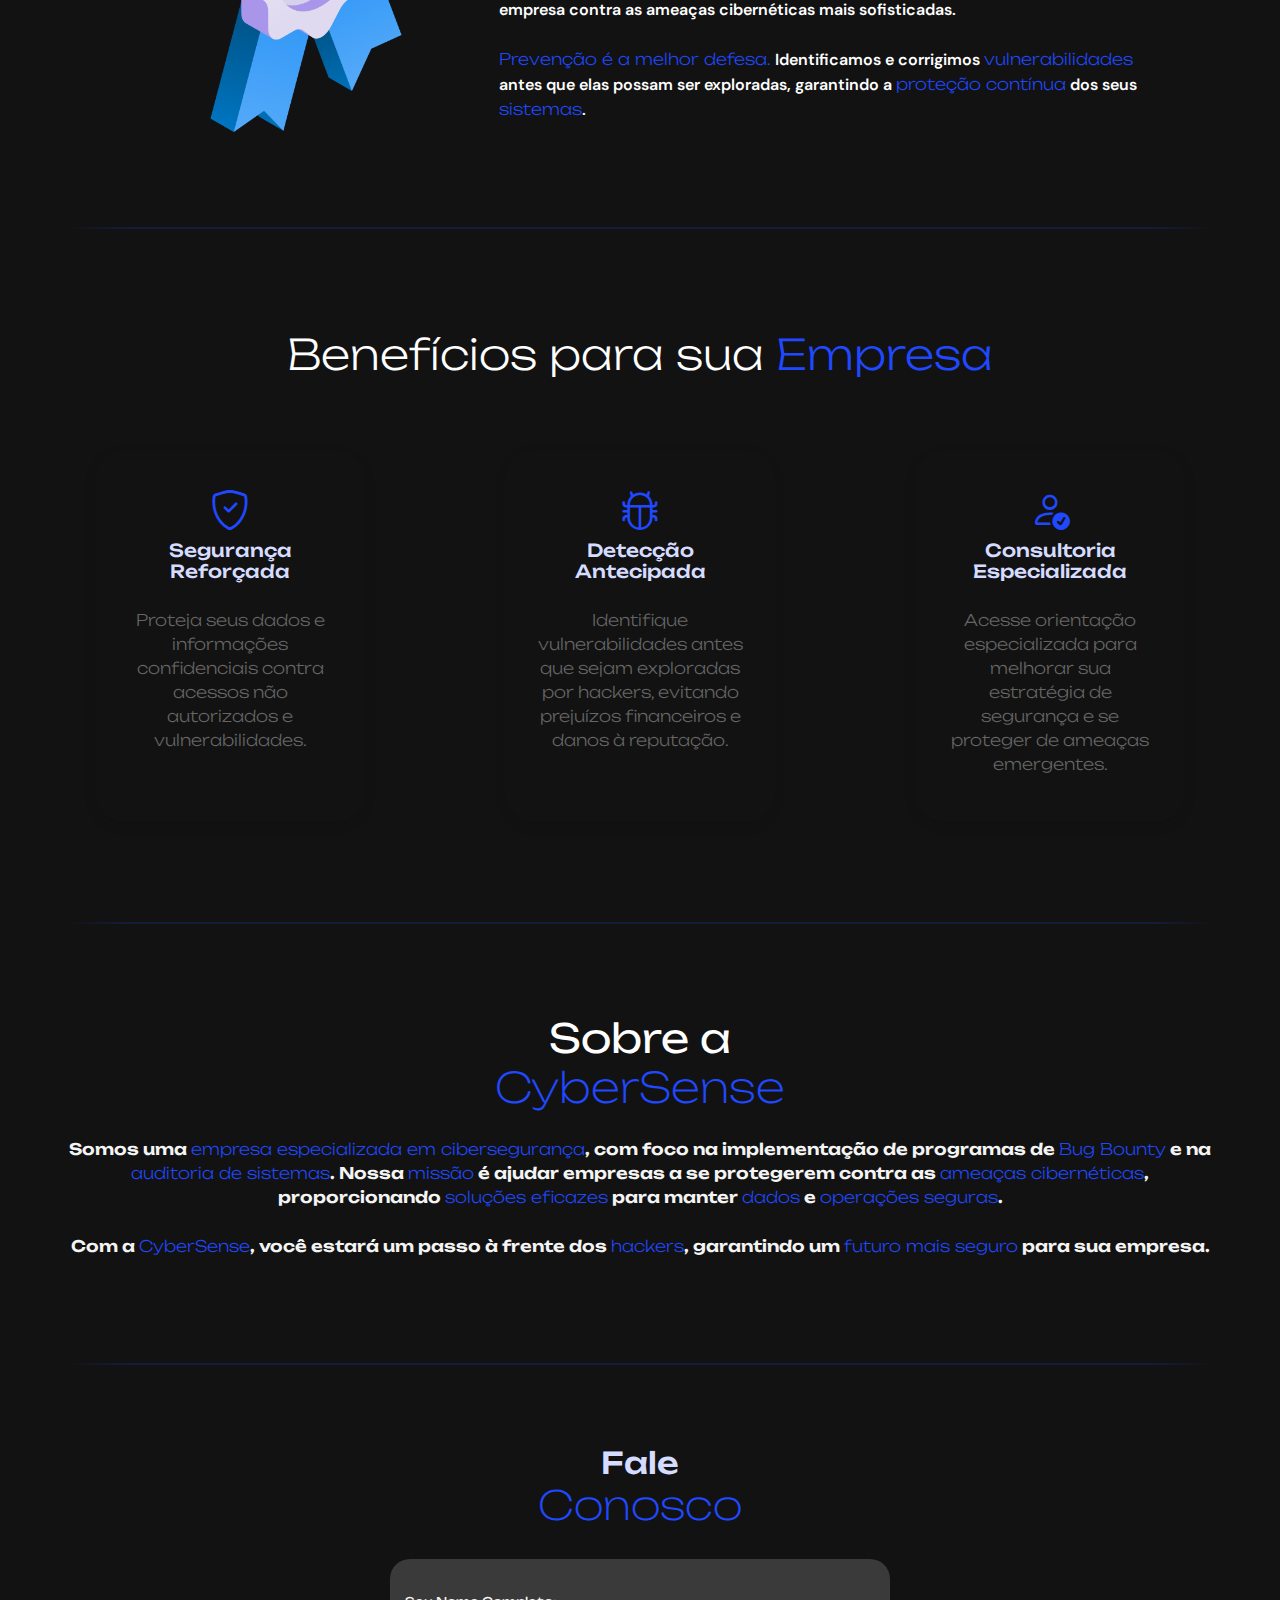
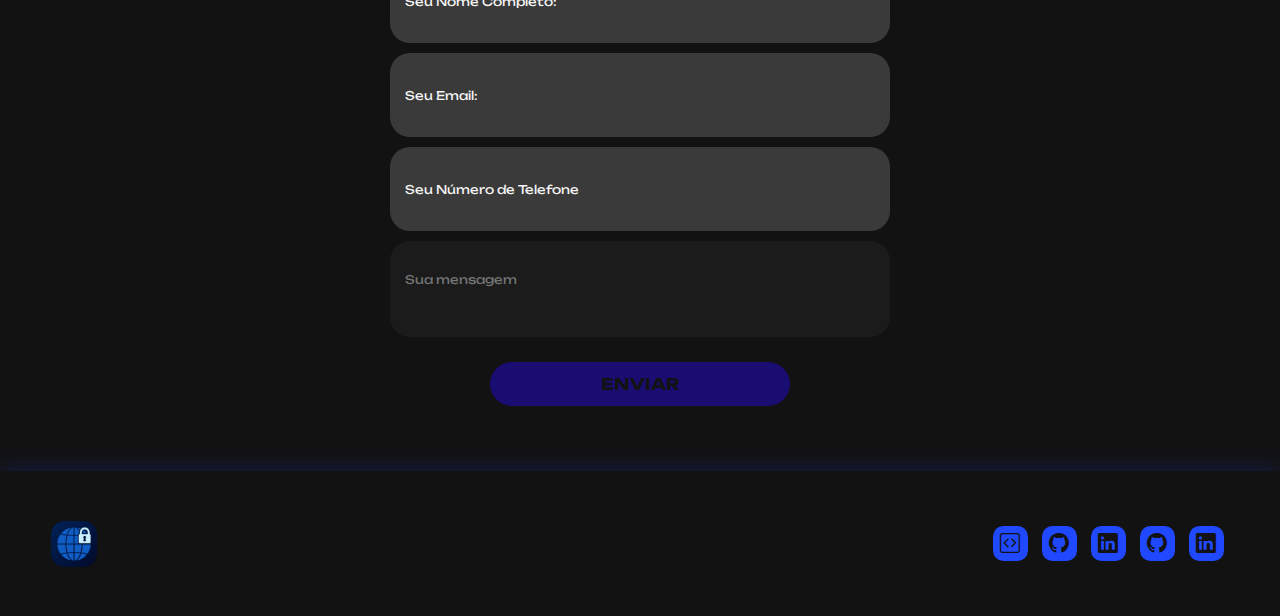
<file: Page-COMPANY/index.html>
<!DOCTYPE html>
<html lang="pt-br">
    <head>
        <meta charset="UTF-8">
        <meta name="viewport" content="width=device-width, initial-scale=1.0">
        <!-- Google Fonts-->
        <link rel="preconnect" href="https://fonts.googleapis.com">
        <link rel="preconnect" href="https://fonts.gstatic.com" crossorigin>
        <link href="https://fonts.googleapis.com/css2?family=DM+Sans:ital,opsz,wght@0,9..40,100..1000;1,9..40,100..1000&family=Unbounded:wght@200..900&display=swap" rel="stylesheet">
        <!-- Fim Google Fonts-->
        <!-- Bootstrap -->
        <link href="https://cdn.jsdelivr.net/npm/bootstrap@5.3.3/dist/css/bootstrap.min.css" rel="stylesheet" integrity="sha384-QWTKZyjpPEjISv5WaRU9OFeRpok6YctnYmDr5pNlyT2bRjXh0JMhjY6hW+ALEwIH" crossorigin="anonymous">
        <!-- Fim Bootstrap -->
        <!-- Bootstrap Icons -->
        <link href="https://cdn.jsdelivr.net/npm/bootstrap-icons/font/bootstrap-icons.css" rel="stylesheet">
        <!-- Fim Bootstrap Icons -->
        <link rel="stylesheet" href="style.css">
        <link rel="icon" href="../imgs/icon1.png" type="image/png">
        <title>CyberSense - Soluções em Cibersegurança</title>
    </head>
    
<body>

    <header>
        <div class="interface">
            <div class="logo">
                <a href="../index.html">
                    <img src="../imgs/icon1.png" alt="Logo CyberSense">
                </a>
            </div><!-- logo -->

            <nav class="menu-desktop">
                <ul>
                    <li><a href="../index.html">Inicio</a></li>
                    <li><a href="#">Serviços</a></li>
                    <li><a href="#">Como Funciona?</a></li>
                    <li><a href="#">Benefícios</a></li>
                    <li><a href="#">Sobre Nós</a></li>
                </ul>
            </nav>
        
            <div class="btn-contato">
                <a href="#fale-conosco">
                    <button>Contato</button>
                </a>
            </div>
            
        </div><!-- interface -->
    </header>
    
    <main>
        <section class="topo-do-site"> 
            <div class="interface">
                <div class="flex">
                    <div class="txt-topo-site">
                        <h1>Cyber<span>Sense</span></h1><h1>Services<span>!</span></h1>
                        <p>Fortaleça a segurança digital do seu negócio com nossos serviços especializados em cibersegurança. Proteja-se contra as ameaças digitais com soluções avançadas de Bug Bounty.</p>
                        
                        <div class="btn-contato">
                            <button id="btnNosContrate">Veja Nossos Serviços</button>
                        </div>
                        
                    </div><!-- txt-topo-site -->

                    <div class="img-topo-site">
                        <img src="../imgs/des.png" alt="Garantia de Segurança">
                    </div><!-- img-topo-site -->
                </div><!-- flex -->
            </div><!-- interface -->
        </section><!-- topo-do-site -->

        <section class="projetos">
            <div class="interface">
                <h2 class="titulo">Nossos <span>Serviços</span></h2>
                <div class="flex">
                    <!-- Box de Serviço 1: Bug Bounty -->
                    <div class="projetos-box">
                        <i class="bi bi-shield-lock"></i>
                        <h3>Bug Bounty Program</h3>
                        <p>Identifique e corrija vulnerabilidades em seu sistema com um programa personalizado de Bug Bounty. Proteja seus dados antes que os hackers possam explorá-los.</p>
                        <div class="btn-tester-container">
                            <a href="#">
                                <button class="btn btn-tester">Contrate</button>
                            </a>
                        </div>
                    </div><!-- projetos-box -->
                    <!-- Box de Serviço 2: Análise de Vulnerabilidades -->
                    <div class="projetos-box">
                        <i class="bi bi-activity"></i>
                        <h3>Análise de Vulnerabilidades</h3>
                        <p>Realizamos auditorias completas para detectar falhas de segurança e pontos fracos em sua infraestrutura, ajudando a reforçar sua defesa contra ataques cibernéticos.</p>
                        <div class="btn-tester-container">
                            <a href="#">
                                <button class="btn btn-tester">Contrate</button>
                            </a>
                        </div>
                    </div><!-- projetos-box -->
                    <!-- Box de Serviço 3: Consultoria em Segurança -->
                    <div class="projetos-box">
                        <i class="bi bi-cloud-check"></i>
                        <h3>Consultoria em Segurança</h3>
                        <p>Oferecemos consultoria estratégica para implementar as melhores práticas em segurança digital, criando um plano de defesa robusto para sua empresa.</p>
                        <div class="btn-tester-container">
                            <a href="#">
                                <button class="btn btn-tester">Contrate</button>
                            </a>
                        </div>
                    </div><!-- projetos-box -->
                </div><!-- flex -->
            </div><!-- interface -->
        </section><!-- projetos -->

        <hr class="linha-divisoria">

        <section class="visao-cliente">
            <div class="interface">
                <div class="flex">
                    <div class="img-visao-cliente">
                        <img src="../imgs/ck.png" alt="Como Funciona">
                    </div><!-- img-como-funciona -->

                    <div class="txt-visao-cliente">
                        <h2>Como <span>Funciona?</span></h2>
                        <p1>Com nossos serviços, você vai entender o processo de segurança digital de forma simples e eficaz. Criamos programas de Bug Bounty personalizados, conduzimos auditorias de segurança e fornecemos consultoria especializada para proteger sua empresa contra as ameaças cibernéticas mais sofisticadas.</p>
                        <p1><strong class="highlight">Prevenção é a melhor defesa.</strong> Identificamos e corrigimos <strong class="highlight">vulnerabilidades</strong> antes que elas possam ser exploradas, garantindo a <strong class="highlight">proteção contínua</strong> dos seus <strong class="highlight">sistemas</strong>.</p>
                    </div><!-- txt-como-funciona -->
                </div><!-- flex -->
            </div><!-- interface -->
        </section><!-- como-funciona -->
        
        <hr class="linha-divisoria">
        <section class="beneficios-empresa">
            <div class="interface-empresa">
                <h2 class="titulo-empresa">Benefícios para sua <span>Empresa</span></h2>
                <div class="flex-empresa">
                    <div class="beneficio-item-empresa">
                        <i class="bi bi-shield-check"></i>
                        <h3>Segurança Reforçada</h3>
                        <p>Proteja seus dados e informações confidenciais contra acessos não autorizados e vulnerabilidades.</p>
                    </div>
                    <div class="beneficio-item-empresa">
                        <i class="bi bi-bug"></i>
                        <h3>Detecção Antecipada</h3>
                        <p>Identifique vulnerabilidades antes que sejam exploradas por hackers, evitando prejuízos financeiros e danos à reputação.</p>
                    </div>
                    <div class="beneficio-item-empresa">
                        <i class="bi bi-person-check"></i>
                        <h3>Consultoria Especializada</h3>
                        <p>Acesse orientação especializada para melhorar sua estratégia de segurança e se proteger de ameaças emergentes.</p>
                    </div>
                </div><!-- flex-empresa -->
            </div><!-- interface-empresa -->
        </section><!-- beneficios-empresa -->        

        <hr class="linha-divisoria">
        
        <section class="sobre">
            <div class="interface">
                <h2 style="text-align: center;">Sobre a <span>CyberSense</span></h2>
                <p>Somos uma <strong class="highlight">empresa especializada em cibersegurança</strong>, com foco na implementação de programas de <strong class="highlight">Bug Bounty</strong> e na <strong class="highlight">auditoria de sistemas</strong>. Nossa <strong class="highlight">missão</strong> é ajudar empresas a se protegerem contra as <strong class="highlight">ameaças cibernéticas</strong>, proporcionando <strong class="highlight">soluções eficazes</strong> para manter <strong class="highlight">dados</strong> e <strong class="highlight">operações seguras</strong>.</p>
                <p>Com a <strong class="highlight">CyberSense</strong>, você estará um passo à frente dos <strong class="highlight">hackers</strong>, garantindo um <strong class="highlight">futuro mais seguro</strong> para sua empresa.</p>
            </div><!-- interface -->
        </section><!-- sobre -->

        <hr class="linha-divisoria">
        
        <section id="fale-conosco" class="formulario">
            <div class="interface">
                <h2 style="text-align: center;">Fale <span>Conosco</span></h2>

                <form action="">
                    <input type="text" name="nome" id="nome" placeholder="Seu Nome Completo:" required>
                    <input type="email" name="email" id="email" placeholder="Seu Email:" required>
                    <input type="tel" name="telefone" id="telefone" placeholder="Seu Número de Telefone">
                    <textarea name="mensagem" id="mensagem" placeholder="Sua mensagem" required></textarea>
                    <div class="btn-enviar"><input type="submit" value="ENVIAR"></div>
                </form>

            </div><!-- interface -->
        </section><!-- formulario -->

    </main>
    
    <footer>
        <div class="interface">
            <div class="line-footer">
                <div class="flex">
                    <div class="logo-footer">
                        <img src="../imgs/icon1.png" alt="CyberSense-Project">
                    </div><!--logo-footer-->
                    <div class="btn-social">
                        <a href="https://github.com/sous4sec/CyberSense-Project" target="_blank"><button><i class="bi bi-code-square"></i></button></a>
                        <a href="https://github.com/sous4sec" target="_blank"><button><i class="bi bi-github"></i></button></a>
                        <a href="https://www.linkedin.com/in/matheussousa-l" target="_blank"><button><i class="bi bi-linkedin"></i></button></a>
                        <a href="https://github.com/MarcusLopesDEV" target="_blank"><button><i class="bi bi-github"></i></button></a>
                        <a href="https://www.linkedin.com/in/marcus-vinicius-gon%C3%A7alves-lopes-0671ab353/" target="_blank"><button><i class="bi bi-linkedin"></i></button></a>
                    </div>
                </div>
            </div><!--line-footer-->
    </footer>
    
    <script src="script.js"></script>
</body>
</html>
</file>
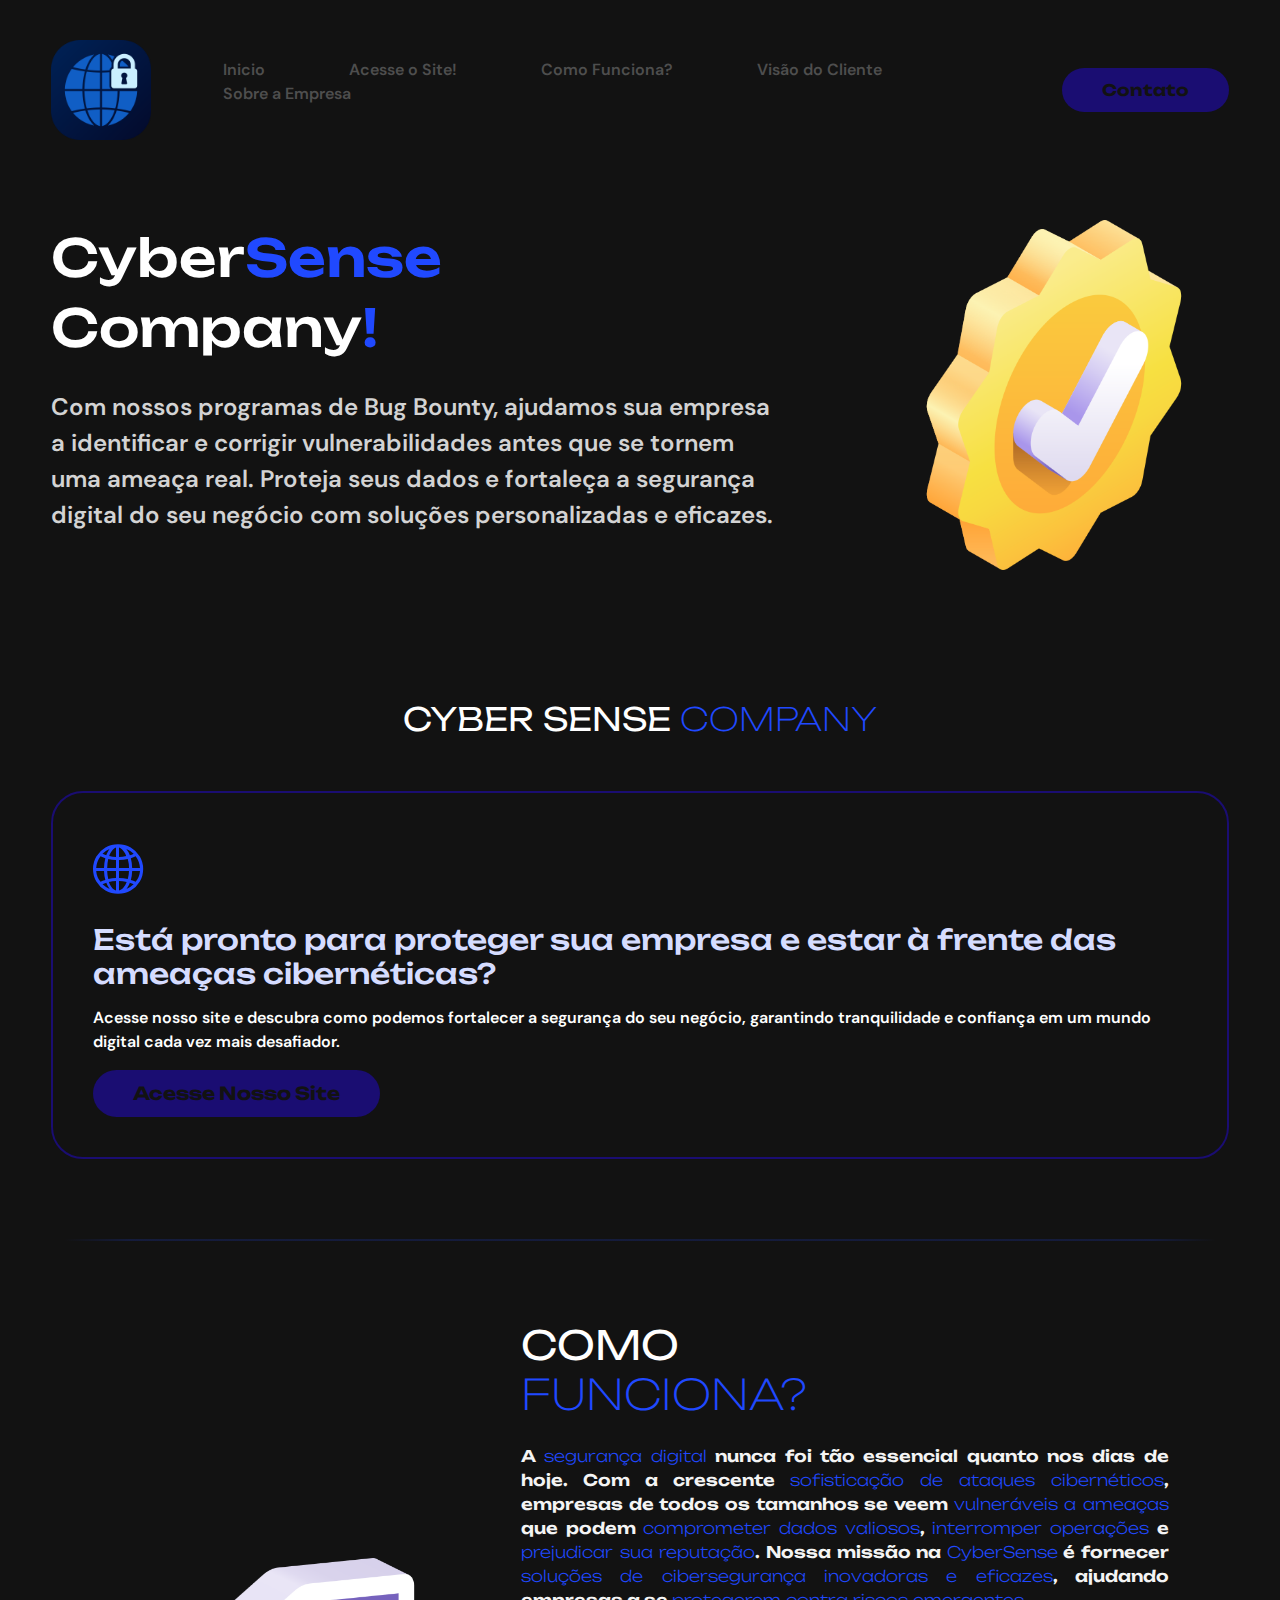
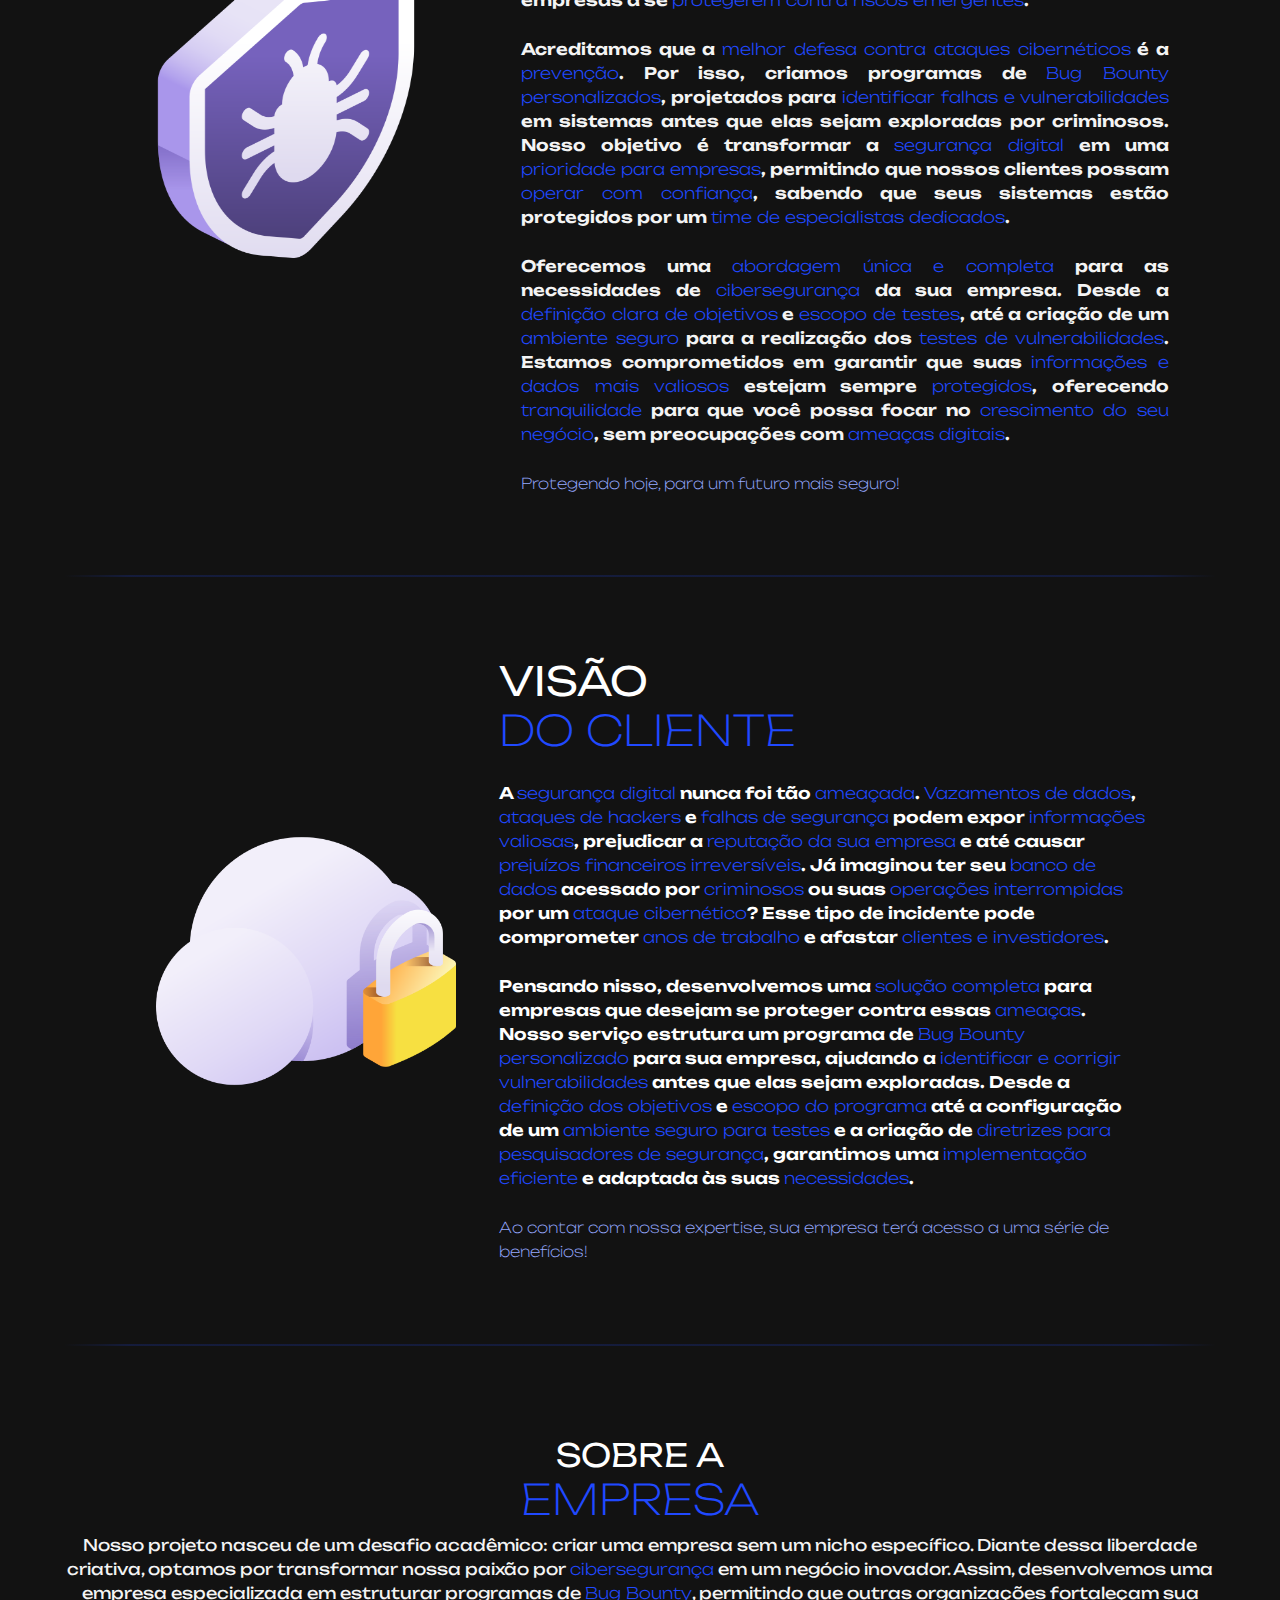
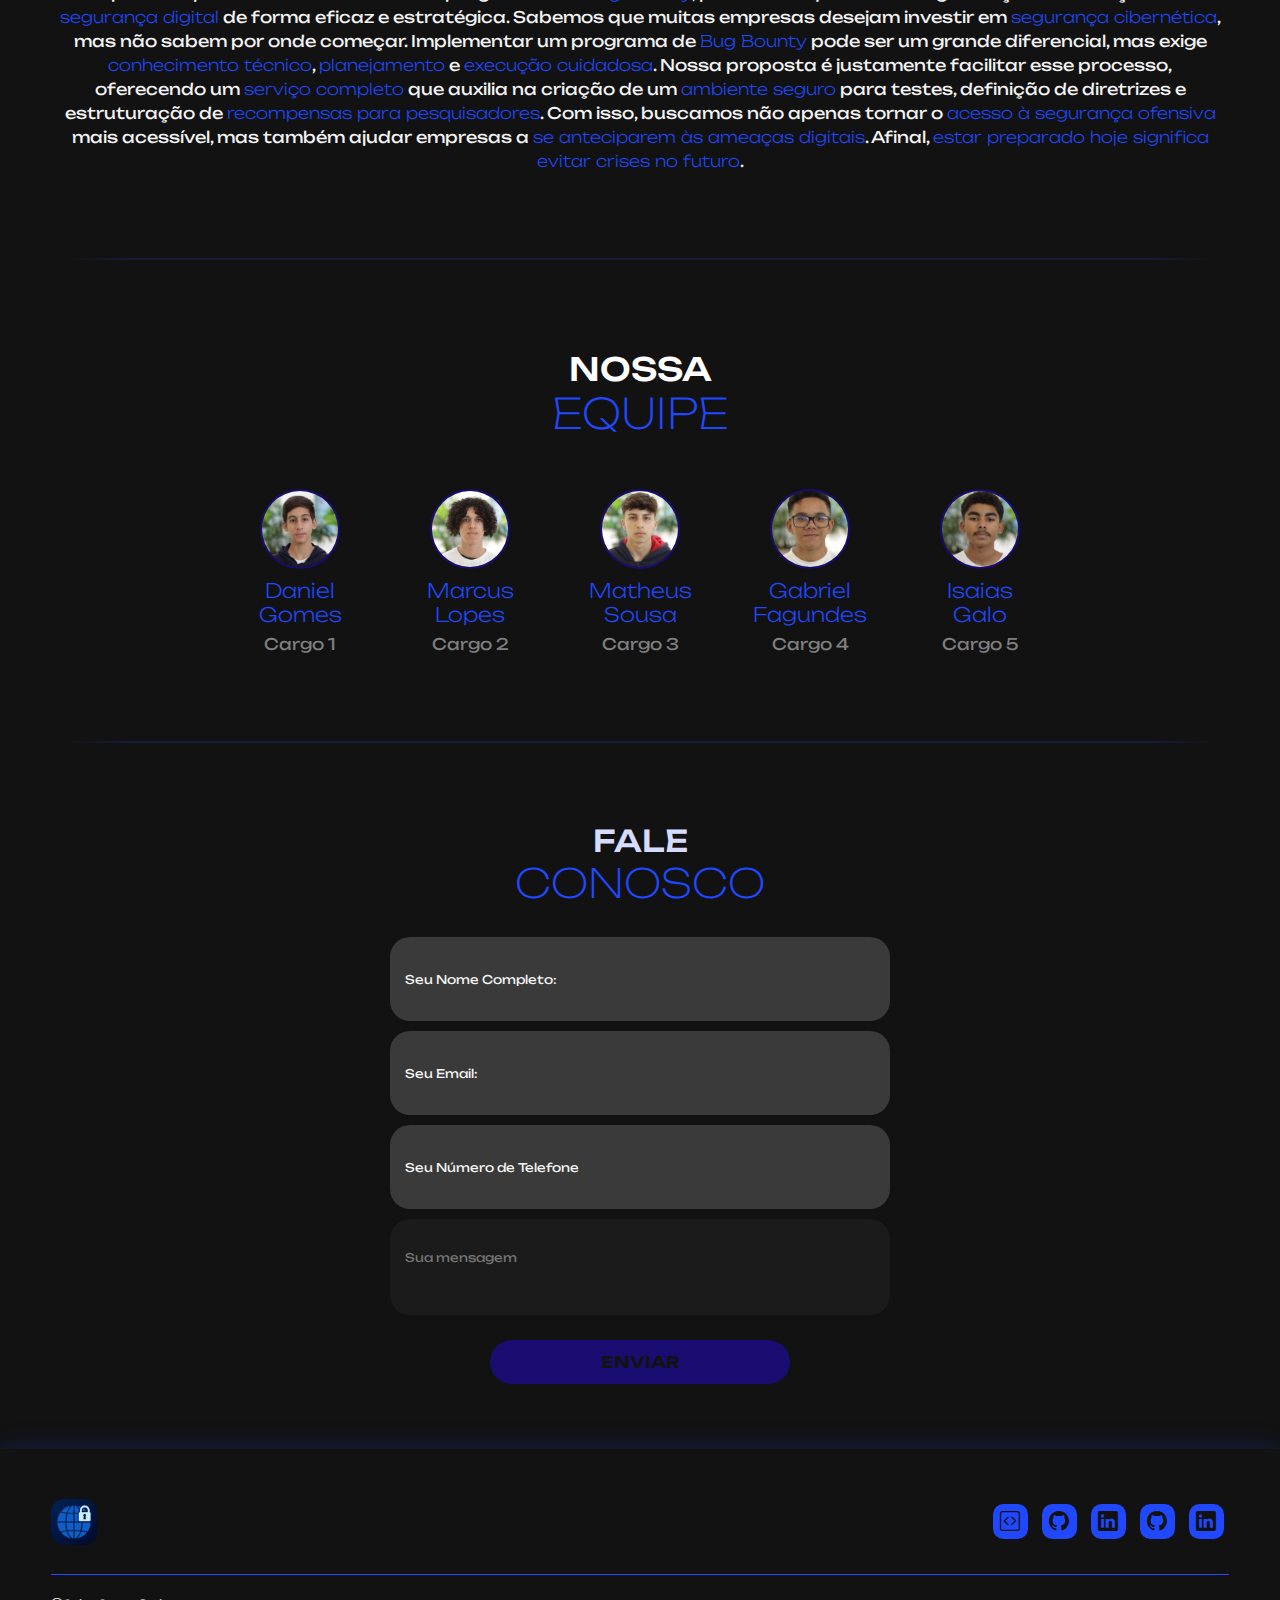
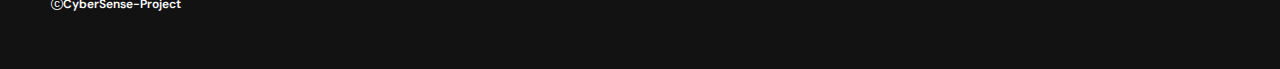
<file: Page-EMP/index.html>
<!DOCTYPE html>
<html lang="pt-br">
    <head>
        <meta charset="UTF-8">
        <meta name="viewport" content="width=device-width, initial-scale=1.0">
        <!-- Google Fonts-->
        <link rel="preconnect" href="https://fonts.googleapis.com">
        <link rel="preconnect" href="https://fonts.gstatic.com" crossorigin>
        <link href="https://fonts.googleapis.com/css2?family=DM+Sans:ital,opsz,wght@0,9..40,100..1000;1,9..40,100..1000&family=Unbounded:wght@200..900&display=swap" rel="stylesheet">
        <!--Fim Google Fonts-->
        <!--BootStrap-->
        <link href="https://cdn.jsdelivr.net/npm/bootstrap@5.3.3/dist/css/bootstrap.min.css" rel="stylesheet" integrity="sha384-QWTKZyjpPEjISv5WaRU9OFeRpok6YctnYmDr5pNlyT2bRjXh0JMhjY6hW+ALEwIH" crossorigin="anonymous">
        <!--FimBootStrap-->
        <!--Bootstrap Icons-->
        <link href="https://cdn.jsdelivr.net/npm/bootstrap-icons/font/bootstrap-icons.css" rel="stylesheet">
        <!--Fim Bootstrap Icons-->
        <link rel="stylesheet" href="style.css">
        <link rel="icon" href="../imgs/icon1.png" type="image/png"> <!-- Adicionado o ícone na aba do navegador -->
        <title>CyberSense</title>
    </head>
    
<body>

    <header>
        <div class="interface">
            <div class="logo">
                <a href="../index.html">
                    <img src="../imgs/icon1.png" alt="Logo CyberSense">
                </a>
            </div><!--logo-->

            <nav class="menu-desktop">
                <ul>
                    <li><a href="../index.html">Inicio</a></li>
                    <li><a href="#">Acesse o Site!</a></li>
                    <li><a href="#">Como Funciona?</a></li>
                    <li><a href="#">Visão do Cliente</a></li>
                    <li><a href="#">Sobre a Empresa</a></li>
                </ul>
            </nav>
        
            <div class="btn-contato">
                <a href="#fale-conosco">
                    <button>Contato</button>
                </a>
            </div>
            
        </div><!--interface-->
    </header>
    
    <main>
        <section class="topo-do-site"> 
            <div class="interface">
                <div class="flex">
                    <div class="txt-topo-site">
                        <h1>Cyber<span>Sense</span></h1><h1>Company<span>!</span></h1>
                        <p>Com nossos programas de Bug Bounty, ajudamos sua empresa a identificar e corrigir vulnerabilidades antes que se tornem uma ameaça real. Proteja seus dados e fortaleça a segurança digital do seu negócio com soluções personalizadas e eficazes.</p>
                        
                        <div class="btn-contato">
                            <a href="#fale-conosco">
                                
                            </a>
                        </div>
                    </div><!--txt-topo-site-->

                    <div class="img-topo-site">
                        <img src="../imgs/garantia.png" alt="">
                    </div><!--img-topo-site-->
                </div><!--flex-->
            </div><!--interface-->
        </section><!--topo-do-site-->
        
        <section class="projetos">
            <div class="interface">
                <h2 class="titulo">CYBER SENSE <span>COMPANY</span></h2>
                <div class="flex">
                    <!-- Box do BruteForce Tester -->
                    <div class="projetos-box">
                        <i class="bi bi-globe2"></i>
                        <h3>Está pronto para proteger sua empresa e estar à frente das ameaças cibernéticas?</h3>
                        <p>Acesse nosso site e descubra como podemos fortalecer a segurança do seu negócio, garantindo tranquilidade e confiança em um mundo digital cada vez mais desafiador.
                        <div class="btn-tester-container">
                            <a href="../Page-COMPANY/index.html">
                                    <button class="btn btn-tester">Acesse Nosso Site</button>
                                </div>
                            </a>
                        </div>
                    </div>
                </div><!--flex-->
            </div><!--interface-->
        </section><!--Projetos-->
        <hr class="linha-divisoria">
        <section class="quem-somos">
            <div class="interface">
                <div class="flex">
                    <div class="img-quem-somos">
                        <img src="../imgs/bug.png">
                    </div><!--img-quem-somos-->

                    <div class="txt-quem-somos">
                        <h2>COMO <span>FUNCIONA?</span></h2>
                        <p>
                            A <strong class="highlight">segurança digital</strong> nunca foi tão essencial quanto nos dias de hoje. Com a crescente <strong class="highlight">sofisticação de ataques cibernéticos</strong>, empresas de todos os tamanhos se veem <strong class="highlight">vulneráveis a ameaças</strong> que podem <strong class="highlight">comprometer dados valiosos</strong>, <strong class="highlight">interromper operações</strong> e <strong class="highlight">prejudicar sua reputação</strong>. Nossa missão na <strong class="highlight">CyberSense</strong> é fornecer <strong class="highlight">soluções de cibersegurança inovadoras e eficazes</strong>, ajudando empresas a se <strong class="highlight">protegerem contra riscos emergentes</strong>.
                        </p>
                        <p>
                            Acreditamos que a <strong class="highlight">melhor defesa contra ataques cibernéticos</strong> é a <strong class="highlight">prevenção</strong>. Por isso, criamos programas de <strong class="highlight">Bug Bounty personalizados</strong>, projetados para <strong class="highlight">identificar falhas e vulnerabilidades</strong> em sistemas antes que elas sejam exploradas por criminosos. Nosso objetivo é transformar a <strong class="highlight">segurança digital</strong> em uma <strong class="highlight">prioridade para empresas</strong>, permitindo que nossos clientes possam <strong class="highlight">operar com confiança</strong>, sabendo que seus sistemas estão protegidos por um <strong class="highlight">time de especialistas dedicados</strong>.
                        </p>
                        <p>
                            Oferecemos uma <strong class="highlight">abordagem única e completa</strong> para as necessidades de <strong class="highlight">cibersegurança</strong> da sua empresa. Desde a <strong class="highlight">definição clara de objetivos</strong> e <strong class="highlight">escopo de testes</strong>, até a criação de um <strong class="highlight">ambiente seguro</strong> para a realização dos <strong class="highlight">testes de vulnerabilidades</strong>. Estamos comprometidos em garantir que suas <strong class="highlight">informações e dados mais valiosos</strong> estejam sempre <strong class="highlight">protegidos</strong>, oferecendo <strong class="highlight">tranquilidade</strong> para que você possa focar no <strong class="highlight">crescimento do seu negócio</strong>, sem preocupações com <strong class="highlight">ameaças digitais</strong>.
                        </p>
                        <p2>Protegendo hoje, para um futuro mais seguro!</p2>
                        <div class="btn-social">

                    </div><!--txt-quem-somos-->
                </div><!--flex-->
            </div><!--interface-->
        </section><!--quem-somos-->
        
        <hr class="linha-divisoria">
        <section class="visao-cliente">
            <div class="interface">
                <div class="flex">
                    <div class="img-visao-cliente">
                        <img src="../imgs/cloud.png" alt="Visão do Cliente">
                    </div><!--img-visao-cliente-->
        
                    <div class="txt-visao-cliente">
                        <h2>VISÃO <span>DO CLIENTE</span></h2>
                        <p>
                            A <strong class="highlight">segurança digital</strong> nunca foi tão <strong class="highlight">ameaçada</strong>. <strong class="highlight">Vazamentos de dados</strong>, <strong class="highlight">ataques de hackers</strong> e <strong class="highlight">falhas de segurança</strong> podem expor <strong class="highlight">informações valiosas</strong>, prejudicar a <strong class="highlight">reputação da sua empresa</strong> e até causar <strong class="highlight">prejuízos financeiros irreversíveis</strong>. Já imaginou ter seu <strong class="highlight">banco de dados</strong> acessado por <strong class="highlight">criminosos</strong> ou suas <strong class="highlight">operações interrompidas</strong> por um <strong class="highlight">ataque cibernético</strong>? Esse tipo de incidente pode comprometer <strong class="highlight">anos de trabalho</strong> e afastar <strong class="highlight">clientes e investidores</strong>.
                        </p>
                        <p>
                            Pensando nisso, desenvolvemos uma <strong class="highlight">solução completa</strong> para empresas que desejam se proteger contra essas <strong class="highlight">ameaças</strong>. Nosso serviço estrutura um programa de <strong class="highlight">Bug Bounty personalizado</strong> para sua empresa, ajudando a <strong class="highlight">identificar e corrigir vulnerabilidades</strong> antes que elas sejam exploradas. Desde a <strong class="highlight">definição dos objetivos</strong> e <strong class="highlight">escopo do programa</strong> até a configuração de um <strong class="highlight">ambiente seguro para testes</strong> e a criação de <strong class="highlight">diretrizes para pesquisadores de segurança</strong>, garantimos uma <strong class="highlight">implementação eficiente</strong> e adaptada às suas <strong class="highlight">necessidades</strong>.
                        </p>
                        <p2>Ao contar com nossa expertise, sua empresa terá acesso a uma série de benefícios!</p2>
                    </div><!--txt-visao-cliente-->
                </div><!--flex-->
            </div><!--interface-->
        </section><!--visao-cliente-->

        <hr class="linha-divisoria">
        <section class="sobre">
            <div class="interface">
                <div class="flex">
                    <div class="txt-sobre">
                        <h2 style="text-align: center;">SOBRE A <span>EMPRESA</span></h2>
                        <p>
                            Nosso projeto nasceu de um desafio acadêmico: criar uma empresa sem um nicho específico. Diante dessa liberdade criativa, optamos por transformar nossa paixão por <strong class="highlight">cibersegurança</strong> em um negócio inovador. Assim, desenvolvemos uma empresa especializada em estruturar programas de <strong class="highlight">Bug Bounty</strong>, permitindo que outras organizações fortaleçam sua <strong class="highlight">segurança digital</strong> de forma eficaz e estratégica.

Sabemos que muitas empresas desejam investir em <strong class="highlight">segurança cibernética</strong>, mas não sabem por onde começar. Implementar um programa de <strong class="highlight">Bug Bounty</strong> pode ser um grande diferencial, mas exige <strong class="highlight">conhecimento técnico</strong>, <strong class="highlight">planejamento</strong> e <strong class="highlight">execução cuidadosa</strong>. Nossa proposta é justamente facilitar esse processo, oferecendo um <strong class="highlight">serviço completo</strong> que auxilia na criação de um <strong class="highlight">ambiente seguro</strong> para testes, definição de diretrizes e estruturação de <strong class="highlight">recompensas para pesquisadores</strong>.

Com isso, buscamos não apenas tornar o <strong class="highlight">acesso à segurança ofensiva</strong> mais acessível, mas também ajudar empresas a <strong class="highlight">se anteciparem às ameaças digitais</strong>. Afinal, <strong class="highlight">estar preparado hoje significa evitar crises no futuro</strong>.
                        </p>
                    </div><!--txt-sobre-->
                </div><!--flex-->
            </div><!--interface-->
        </section><!--sobre-->

        <hr class="linha-divisoria">
        <section class="equipe">
            <div class="interface">
                <div class="flex">
                    <div class="txt-equipe">
                        <h2 style="text-align: center;">NOSSA <span>EQUIPE</span></h2>
                        <div class="equipe-container">
                            <div class="membro">
                                <a href="https://www.linkedin.com/in/daniel-oliveira18/" target="_blank">
                                    <img src="../imgs/pfp/dg.jpeg" alt="Nome 1">
                                    <h3>Daniel <br> Gomes</h3>
                                </a>
                                <p>Cargo 1</p>
                            </div>
                            <div class="membro">
                                <a href="https://www.linkedin.com/in/marcus-vinicius-gon%C3%A7alves-lopes-0671ab353/" target="_blank">
                                    <img src="../imgs/pfp/ml.jpeg" alt="Nome 2">
                                    <h3>Marcus <br> Lopes</h3>
                                </a>
                                <p>Cargo 2</p>
                            </div>
                            <div class="membro">
                                <a href="https://www.linkedin.com/in/matheussousa-l/" target="_blank">
                                    <img src="../imgs/pfp/ms.jpeg" alt="Nome 3">
                                    <h3>Matheus <br> Sousa</h3>
                                </a>
                                <p>Cargo 3</p>
                            </div>
                            <div class="membro">
                                <a href="https://www.linkedin.com/in/gabriel-fagundes-03335725b/" target="_blank">
                                    <img src="../imgs/pfp/gf.jpeg" alt="Nome 4">
                                    <h3>Gabriel <br> Fagundes</h3>
                                </a>
                                <p>Cargo 4</p>
                            </div>
                            <div class="membro">
                                <a href="LINK-PERFIL-LINKEDIN-5" target="_blank">
                                    <img src="../imgs/pfp/ig.jpeg" alt="Nome 5">
                                    <h3>Isaias <br> Galo</h3>
                                </a>
                                <p>Cargo 5</p>
                            </div>
                        </div>
                    </div>
                </div>
            </div>
        </section>
                    </div><!--txt-sobre-->
                </div><!--flex-->
            </div><!--interface-->
        </section><!--sobre-->
        <hr class="linha-divisoria">
        <section id="fale-conosco" class="formulario">
            <div class="interface">
                <h2 style="text-align: center;">FALE<span>CONOSCO</span></h2>

                <form action="">
                    <input type="text" name="nome" id="nome" placeholder="Seu Nome Completo:" required>
                    <input type="email" name="email" id="email" placeholder="Seu Email:" required>
                    <input type="tel" name="telefone" id="telefone" placeholder="Seu Número de Telefone">
                    <textarea name="mensagem" id="mensagem" placeholder="Sua mensagem" required></textarea>
                    <div class="btn-enviar"><input type="submit" value="ENVIAR"></div>
                </form>

            </div>
        </section>
    </main>
    <footer>
        <div class="interface">
            <div class="line-footer">
                <div class="flex">
                    <div class="logo-footer">
                        <img src="../imgs/icon1.png" alt="CyberSense-Project">
                    </div><!--logo-footer-->
                    <div class="btn-social">
                        <a href="https://github.com/sous4sec/CyberSense-Project" target="_blank"><button><i class="bi bi-code-square"></i></button></a>
                        <a href="https://github.com/sous4sec" target="_blank"><button><i class="bi bi-github"></i></button></a>
                        <a href="https://www.linkedin.com/in/matheussousa-l" target="_blank"><button><i class="bi bi-linkedin"></i></button></a>
                        <a href="https://github.com/MarcusLopesDEV" target="_blank"><button><i class="bi bi-github"></i></button></a>
                        <a href="https://www.linkedin.com/in/marcus-vinicius-gon%C3%A7alves-lopes-0671ab353/" target="_blank"><button><i class="bi bi-linkedin"></i></button></a>
                    </div>
                </div>
            </div><!--line-footer-->

            <div class="line-footer borda">
                <p><i class="bi bi-c-circle"></i>CyberSense-Project</p>
            </div><!--line-footer-->
        </div><!--interface-->
    </footer>

    <script src="script.js"></script>
</body>
</html>
</file>
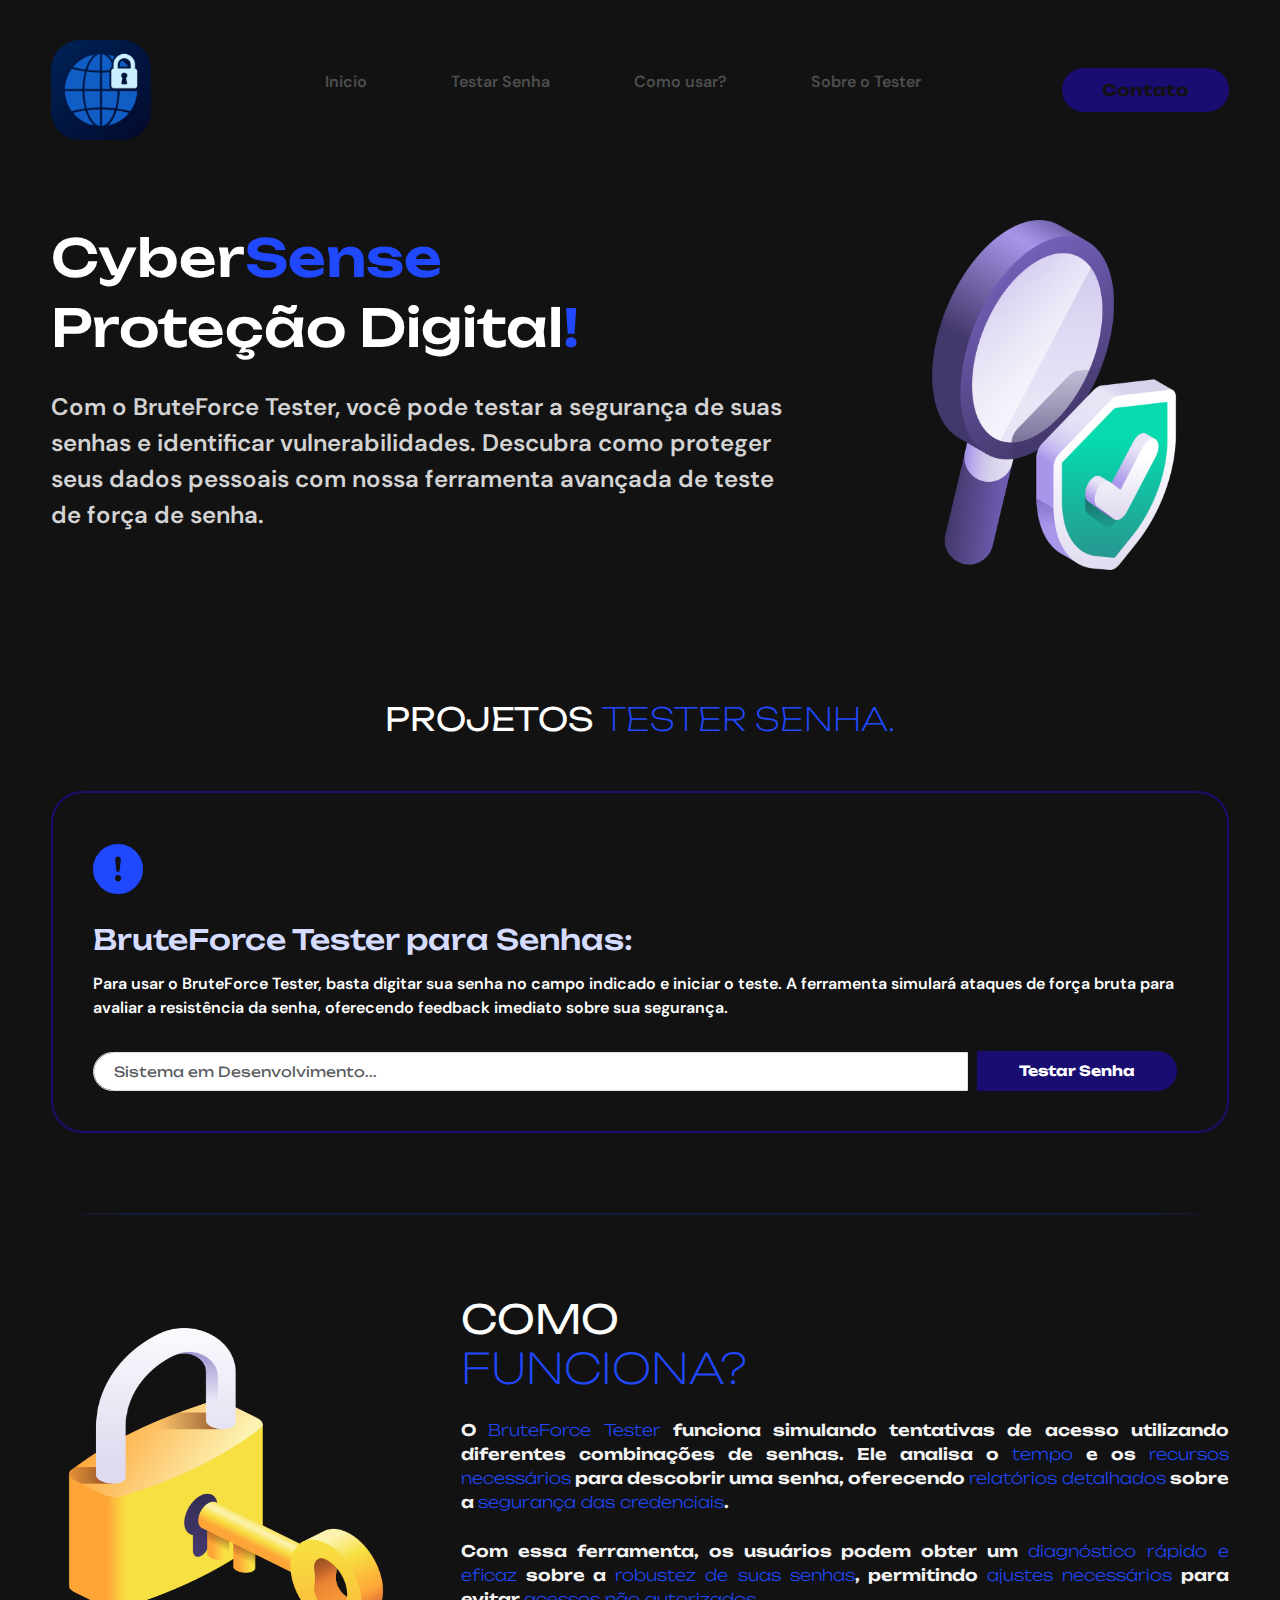
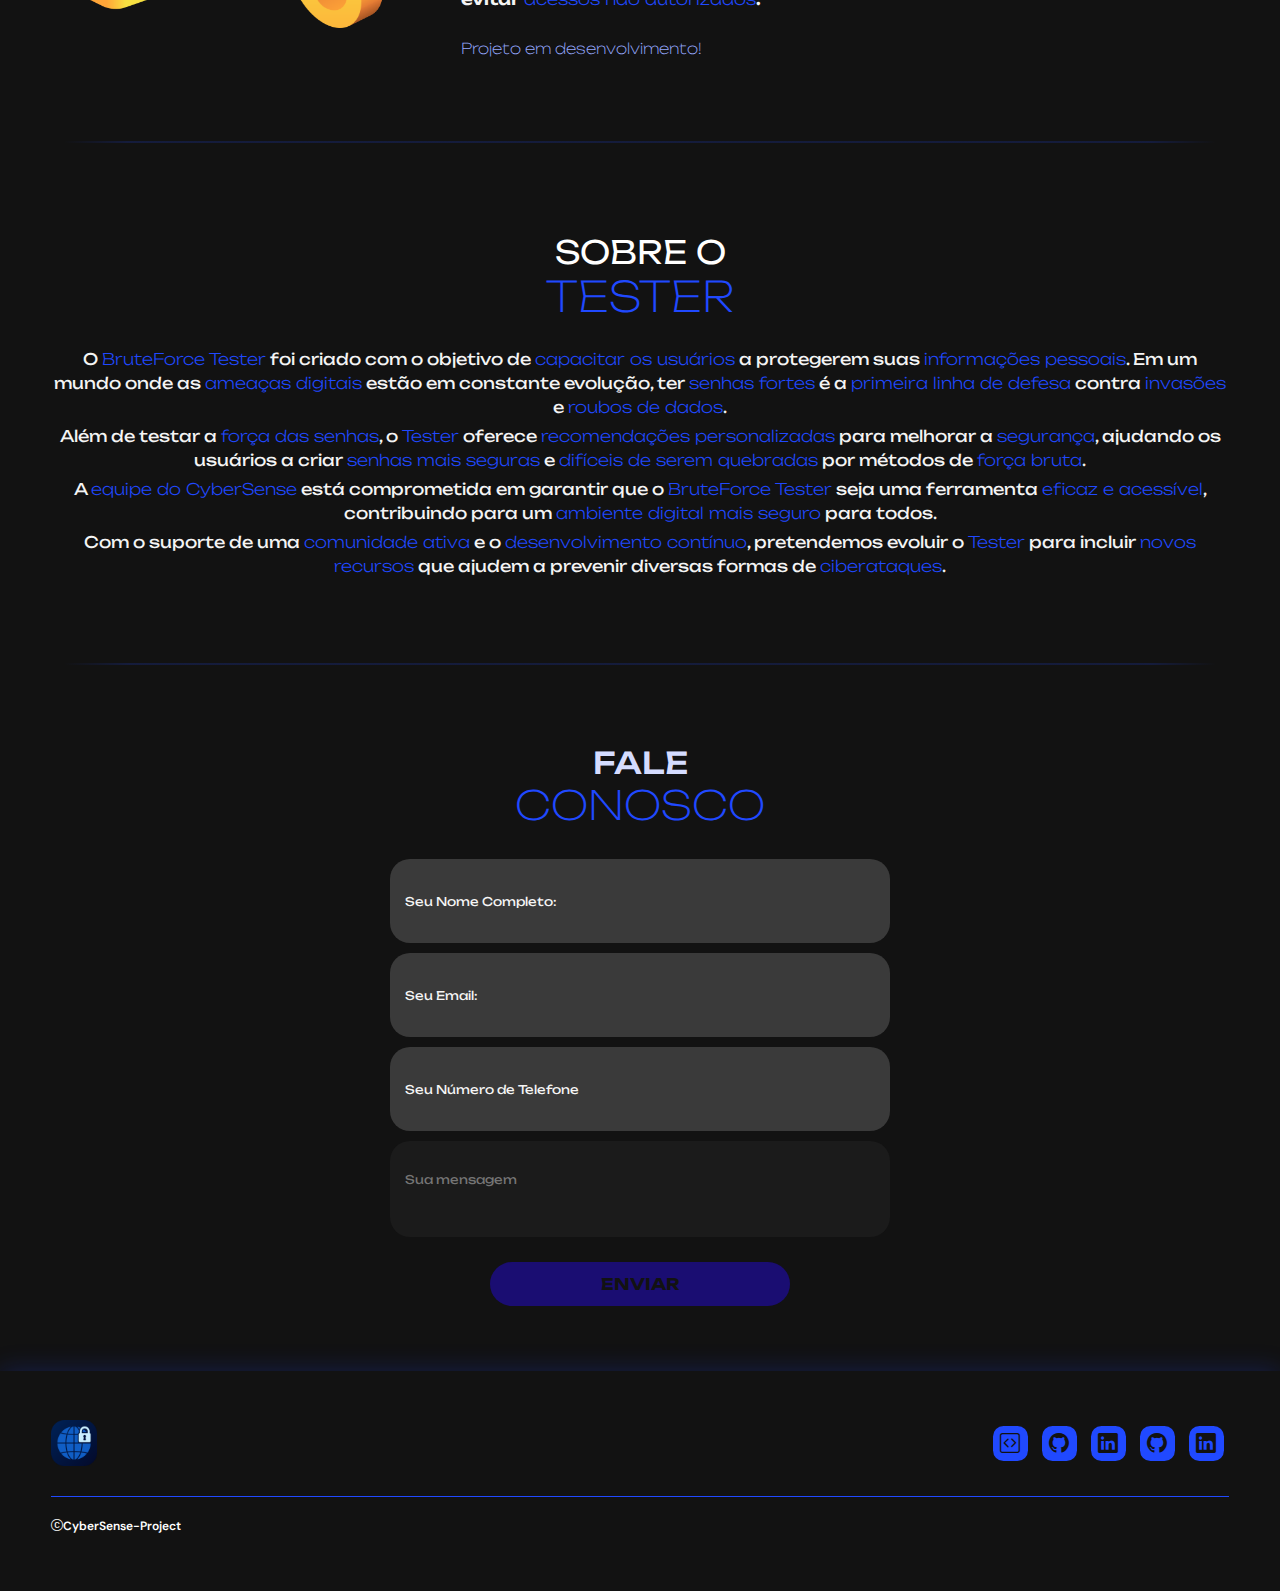
<file: src/pages/p-btf-tester/index.html>
<!DOCTYPE html>
<html lang="pt-br">
    <head>
        <meta charset="UTF-8">
        <meta name="viewport" content="width=device-width, initial-scale=1.0">
        <!-- Google Fonts-->
        <link rel="preconnect" href="https://fonts.googleapis.com">
        <link rel="preconnect" href="https://fonts.gstatic.com" crossorigin>
        <link href="https://fonts.googleapis.com/css2?family=DM+Sans:ital,opsz,wght@0,9..40,100..1000;1,9..40,100..1000&family=Unbounded:wght@200..900&display=swap" rel="stylesheet">
        <!--Fim Google Fonts-->
        <!--BootStrap-->
        <link href="https://cdn.jsdelivr.net/npm/bootstrap@5.3.3/dist/css/bootstrap.min.css" rel="stylesheet" integrity="sha384-QWTKZyjpPEjISv5WaRU9OFeRpok6YctnYmDr5pNlyT2bRjXh0JMhjY6hW+ALEwIH" crossorigin="anonymous">
        <!--FimBootStrap-->
        <!--Bootstrap Icons-->
        <link href="https://cdn.jsdelivr.net/npm/bootstrap-icons/font/bootstrap-icons.css" rel="stylesheet">
        <!--Fim Bootstrap Icons-->
        <link rel="stylesheet" href="../../styles/p-btf-tester.css">
        <link rel="icon" href="../../../public/images/icon/icon1.png" type="image/png"> <!-- Adicionado o ícone na aba do navegador -->
        <title>CyberSense - BruteForce Tester</title>
    </head>
    
<body>

    <header>
        <div class="interface">
            <div class="logo">
                <a href="../../../index.html">
                    <img src="../../../public/images/icon/icon1.png" alt="Logo CyberSense">
                </a>
            </div><!--logo-->

            <nav class="menu-desktop">
                <ul>
                    <li><a href="../../../index.html">Inicio</a></li>
                    <li><a href="#">Testar Senha</a></li>
                    <li><a href="#">Como usar?</a></li>
                    <li><a href="#">Sobre o Tester</a></li>
                </ul>
            </nav>
        
            <div class="btn-contato">
                <a href="#fale-conosco">
                    <button>Contato</button>
                </a>
            </div>
            
        </div><!--interface-->
    </header>
    
    <main>
        <section class="topo-do-site"> 
            <div class="interface">
                <div class="flex">
                    <div class="txt-topo-site">
                        <h1>Cyber<span>Sense</span></h1><h1>Proteção Digital<span>!</span></h1>
                        <p>Com o BruteForce Tester, você pode testar a segurança de suas senhas e identificar vulnerabilidades. Descubra como proteger seus dados pessoais com nossa ferramenta avançada de teste de força de senha.</p>
                        
                        <div class="btn-contato">
                            <a href="#fale-conosco">
                                
                            </a>
                        </div>
                    </div><!--txt-topo-site-->

                    <div class="img-topo-site">
                        <img src="../../../public/images/icon/pesquisa.png" alt="">
                    </div><!--img-topo-site-->
                </div><!--flex-->
            </div><!--interface-->
        </section><!--topo-do-site-->
        
        <section class="projetos">
            <div class="interface">
                <h2 class="titulo">PROJETOS <span>TESTER SENHA.</span></h2>
                <div class="flex">
                    <!-- Box do BruteForce Tester -->
                    <div class="projetos-box">
                        <i class="bi bi-exclamation-circle-fill"></i>
                        <h3>BruteForce Tester para Senhas:</h3>
                        <p>Para usar o BruteForce Tester, basta digitar sua senha no campo indicado e iniciar o teste. A ferramenta simulará ataques de força bruta para avaliar a resistência da senha, oferecendo feedback imediato sobre sua segurança.</p>
                        <!-- Botão dentro da box -->
                        <div class="btn-tester-container">
                            <a href="#teste-senha">
                                <div class="input-group">
                                                                        <!--Depois alterar para "Digite sua senha para testar"-->
                                    <input type="text" class="form-control inpt-senha" placeholder="Sistema em Desenvolvimento..."> 
                                    <button class="btn btn-tester">Testar Senha</button>
                                </div>
                            </a>
                        </div>
                    </div>
                </div><!--flex-->
            </div><!--interface-->
        </section><!--Projetos-->
        <hr class="linha-divisoria">
        <section class="quem-somos">
            <div class="interface">
                <div class="flex">
                    <div class="img-quem-somos">
                        <img src="../../../public/images/icon/fechadura.png">
                    </div><!--img-quem-somos-->

                    <div class="txt-quem-somos">
                        <h2>COMO <span>FUNCIONA?</span></h2>
                        <p>
                            O <strong class="highlight">BruteForce Tester</strong> funciona simulando tentativas de acesso utilizando diferentes combinações de senhas. Ele analisa o <strong class="highlight">tempo</strong> e os <strong class="highlight">recursos necessários</strong> para descobrir uma senha, oferecendo <strong class="highlight">relatórios detalhados</strong> sobre a <strong class="highlight">segurança das credenciais</strong>.
                        </p>
                        <p>
                            Com essa ferramenta, os usuários podem obter um <strong class="highlight">diagnóstico rápido e eficaz</strong> sobre a <strong class="highlight">robustez de suas senhas</strong>, permitindo <strong class="highlight">ajustes necessários</strong> para evitar <strong class="highlight">acessos não autorizados</strong>.
                        </p>
                        <p2>Projeto em desenvolvimento!</p2>
                        <div class="btn-social">

                    </div><!--txt-quem-somos-->
                </div><!--flex-->
            </div><!--interface-->
        </section><!--quem-somos-->
        
        <hr class="linha-divisoria">
        <section class="sobre">
            <div class="interface">
                <div class="flex">
                    <div class="txt-sobre">
                        <h2 style="text-align: center;">SOBRE O <span>TESTER</span></h2>
                        <p>
                            O <strong class="highlight">BruteForce Tester</strong> foi criado com o objetivo de <strong class="highlight">capacitar os usuários</strong> a protegerem suas <strong class="highlight">informações pessoais</strong>. Em um mundo onde as <strong class="highlight">ameaças digitais</strong> estão em constante evolução, ter <strong class="highlight">senhas fortes</strong> é a <strong class="highlight">primeira linha de defesa</strong> contra <strong class="highlight">invasões</strong> e <strong class="highlight">roubos de dados</strong>.
                        </p>
                        <p>
                            Além de testar a <strong class="highlight">força das senhas</strong>, o <strong class="highlight">Tester</strong> oferece <strong class="highlight">recomendações personalizadas</strong> para melhorar a <strong class="highlight">segurança</strong>, ajudando os usuários a criar <strong class="highlight">senhas mais seguras</strong> e <strong class="highlight">difíceis de serem quebradas</strong> por métodos de <strong class="highlight">força bruta</strong>.
                        </p>
                        <p>
                            A <strong class="highlight">equipe do CyberSense</strong> está comprometida em garantir que o <strong class="highlight">BruteForce Tester</strong> seja uma ferramenta <strong class="highlight">eficaz e acessível</strong>, contribuindo para um <strong class="highlight">ambiente digital mais seguro</strong> para todos.
                        </p>
                        <p>
                            Com o suporte de uma <strong class="highlight">comunidade ativa</strong> e o <strong class="highlight">desenvolvimento contínuo</strong>, pretendemos evoluir o <strong class="highlight">Tester</strong> para incluir <strong class="highlight">novos recursos</strong> que ajudem a prevenir diversas formas de <strong class="highlight">ciberataques</strong>.
                        </p>
                    </div><!--txt-sobre-->
                </div><!--flex-->
            </div><!--interface-->
        </section><!--sobre-->
        <hr class="linha-divisoria">
        <section id="fale-conosco" class="formulario">
            <div class="interface">
                <h2 style="text-align: center;">FALE<span>CONOSCO</span></h2>

                <form action="">
                    <input type="text" name="nome" id="nome" placeholder="Seu Nome Completo:" required>
                    <input type="email" name="email" id="email" placeholder="Seu Email:" required>
                    <input type="tel" name="telefone" id="telefone" placeholder="Seu Número de Telefone">
                    <textarea name="mensagem" id="mensagem" placeholder="Sua mensagem" required></textarea>
                    <div class="btn-enviar"><input type="submit" value="ENVIAR"></div>
                </form>

            </div>
        </section>
    </main>
    <footer>
        <div class="interface">
            <div class="line-footer">
                <div class="flex">
                    <div class="logo-footer">
                        <img src="../../../public/images/icon/icon1.png" alt="CyberSense-Project">
                    </div><!--logo-footer-->
                    <div class="btn-social">
                        <a href="https://github.com/sous4sec/CyberSense-Project" target="_blank"><button><i class="bi bi-code-square"></i></button></a>
                        <a href="https://github.com/sous4sec" target="_blank"><button><i class="bi bi-github"></i></button></a>
                        <a href="https://www.linkedin.com/in/matheussousa-l" target="_blank"><button><i class="bi bi-linkedin"></i></button></a>
                        <a href="https://github.com/MarcusLopesDEV" target="_blank"><button><i class="bi bi-github"></i></button></a>
                        <a href="https://www.linkedin.com/in/marcus-vinicius-gon%C3%A7alves-lopes-0671ab353/" target="_blank"><button><i class="bi bi-linkedin"></i></button></a>
                    </div>
                </div>
            </div><!--line-footer-->

            <div class="line-footer borda">
                <p><i class="bi bi-c-circle"></i>CyberSense-Project</p>
            </div><!--line-footer-->
        </div><!--interface-->
    </footer>
    
    <script src="../../scripts/p-btf-tester.js"></script>
</body>
</html>
</file>
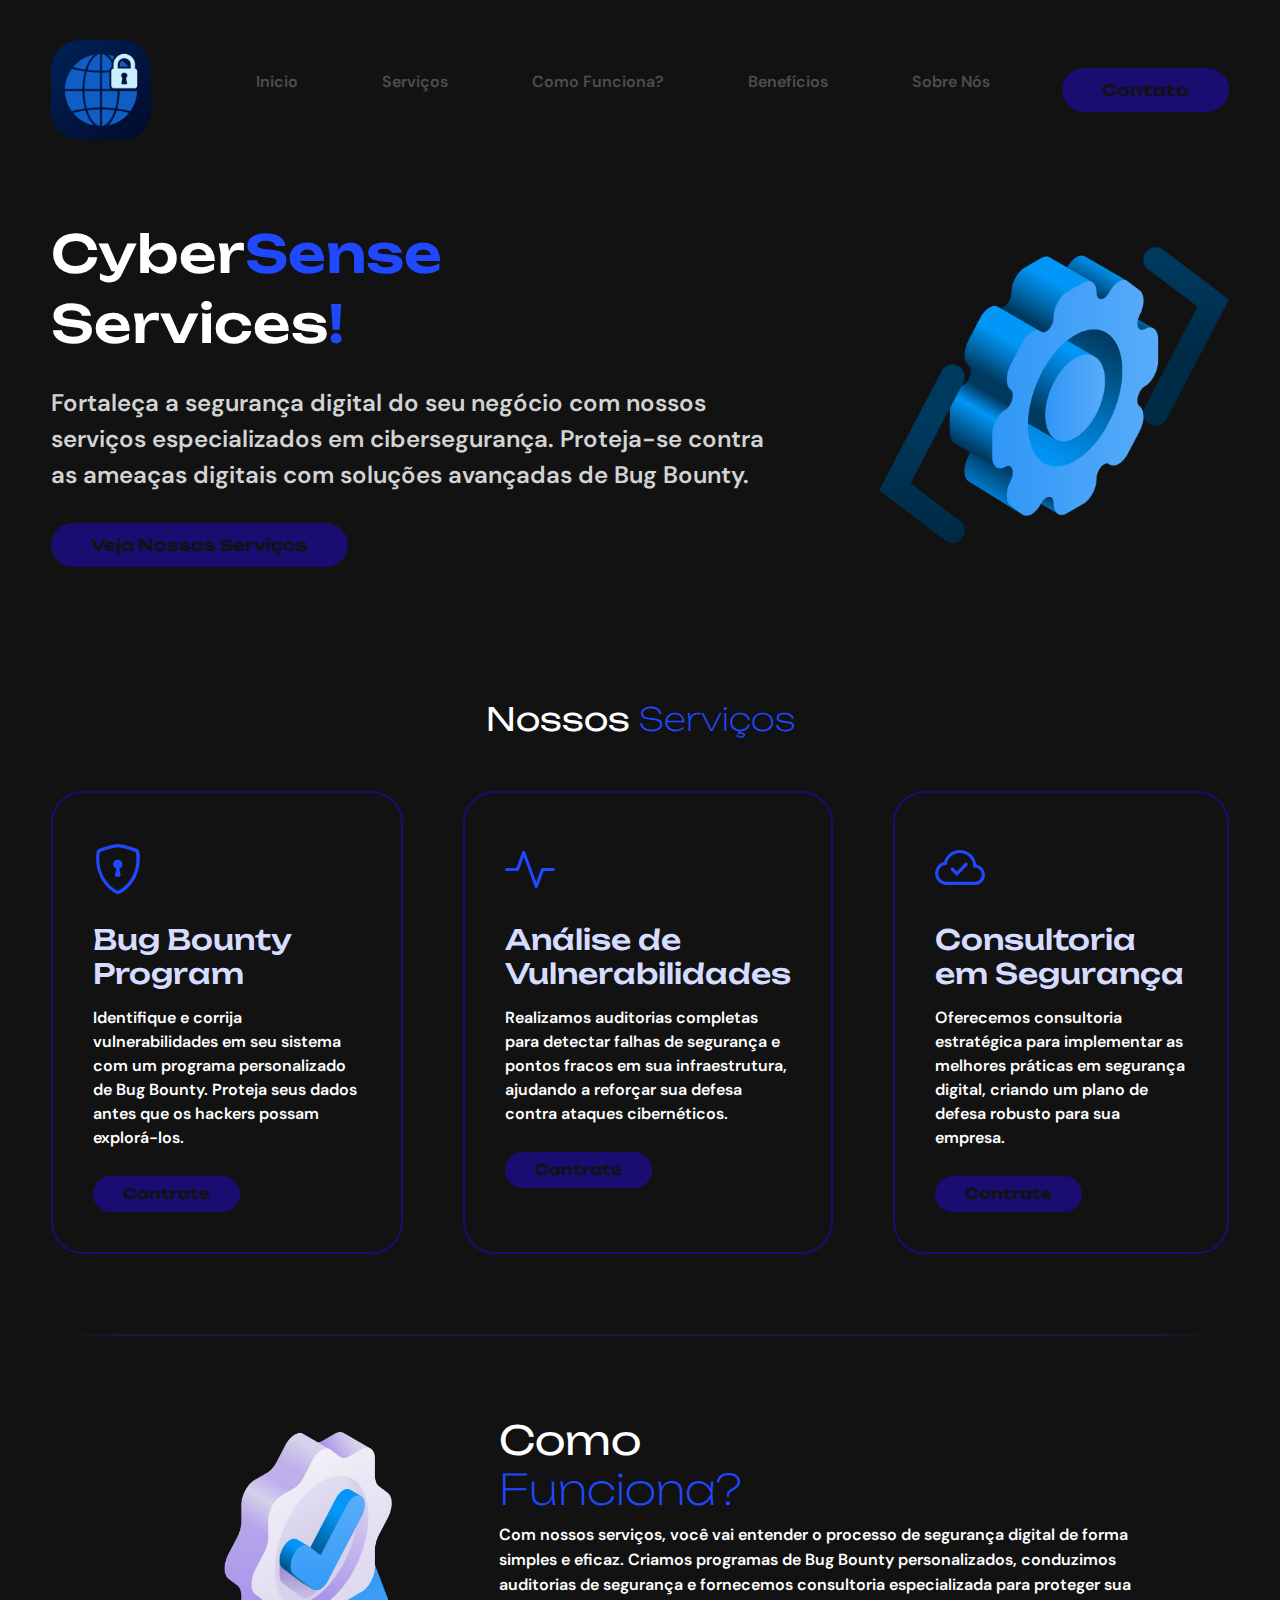
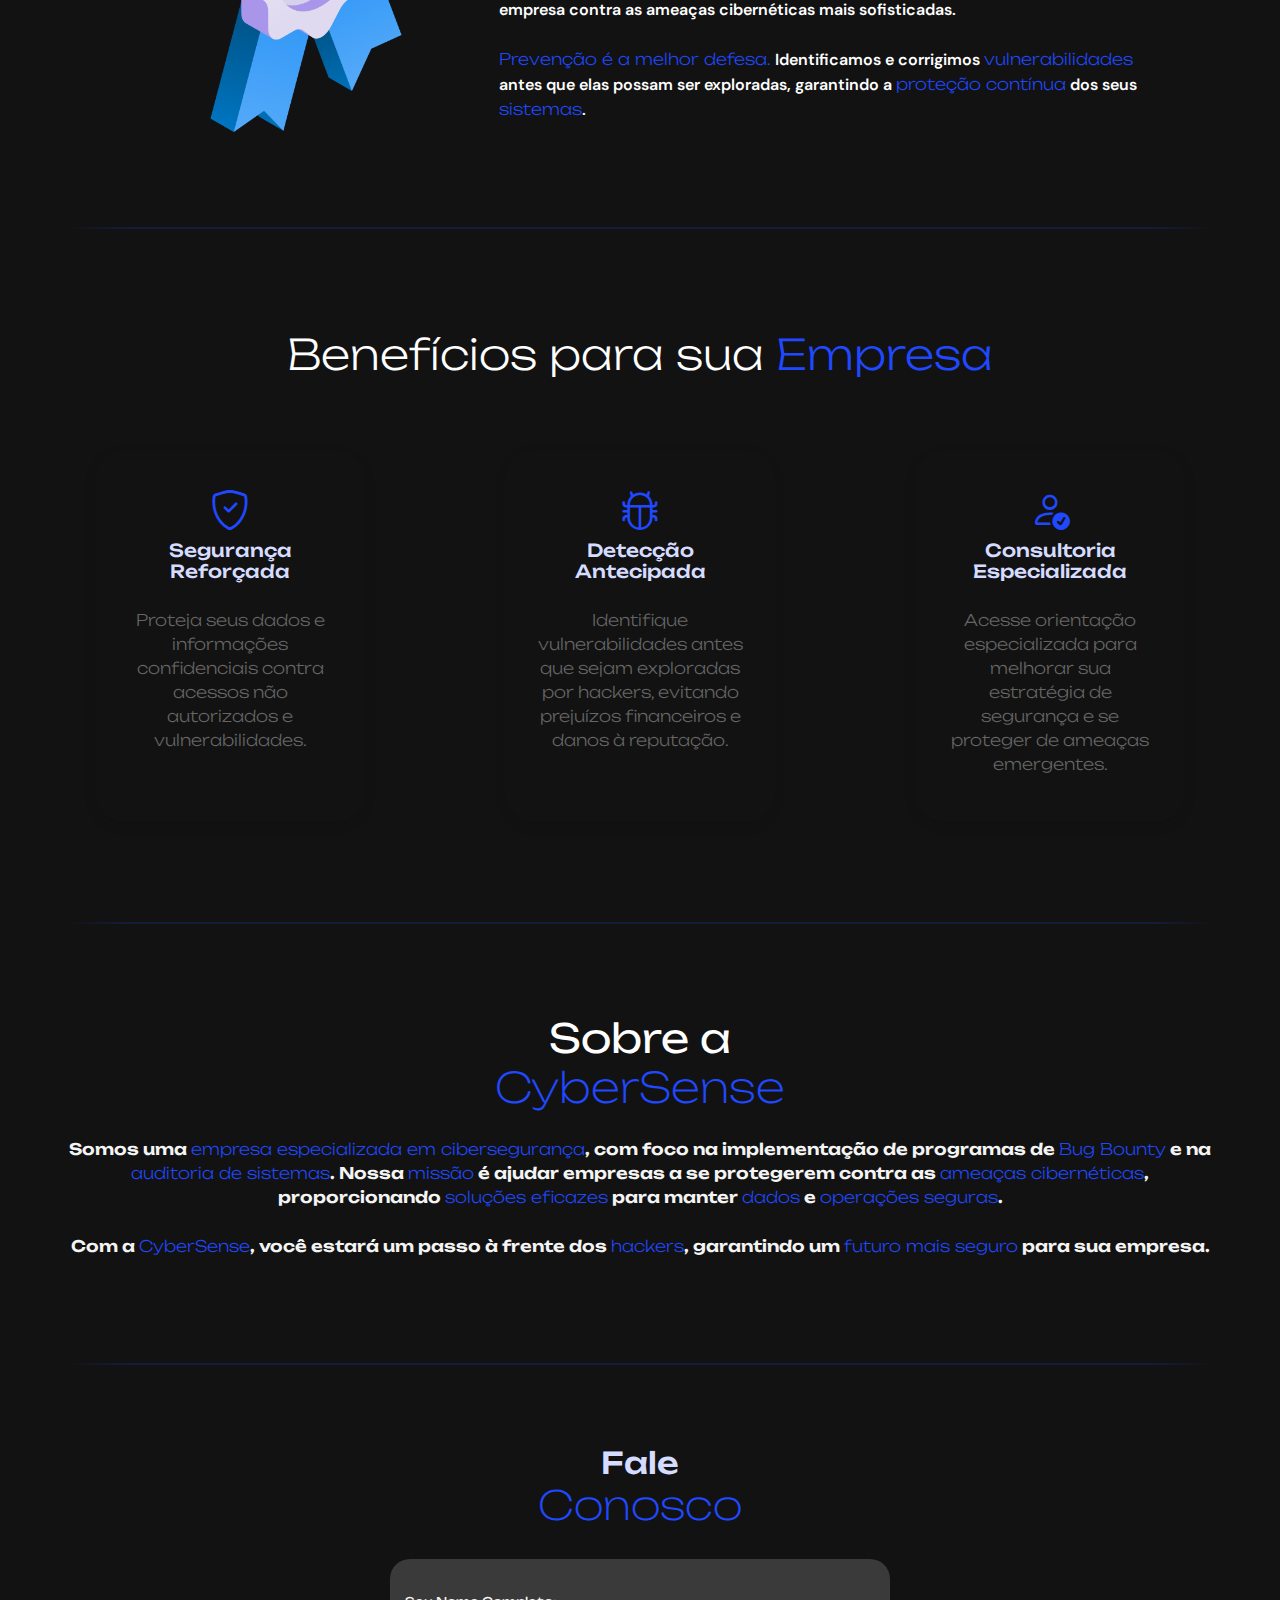
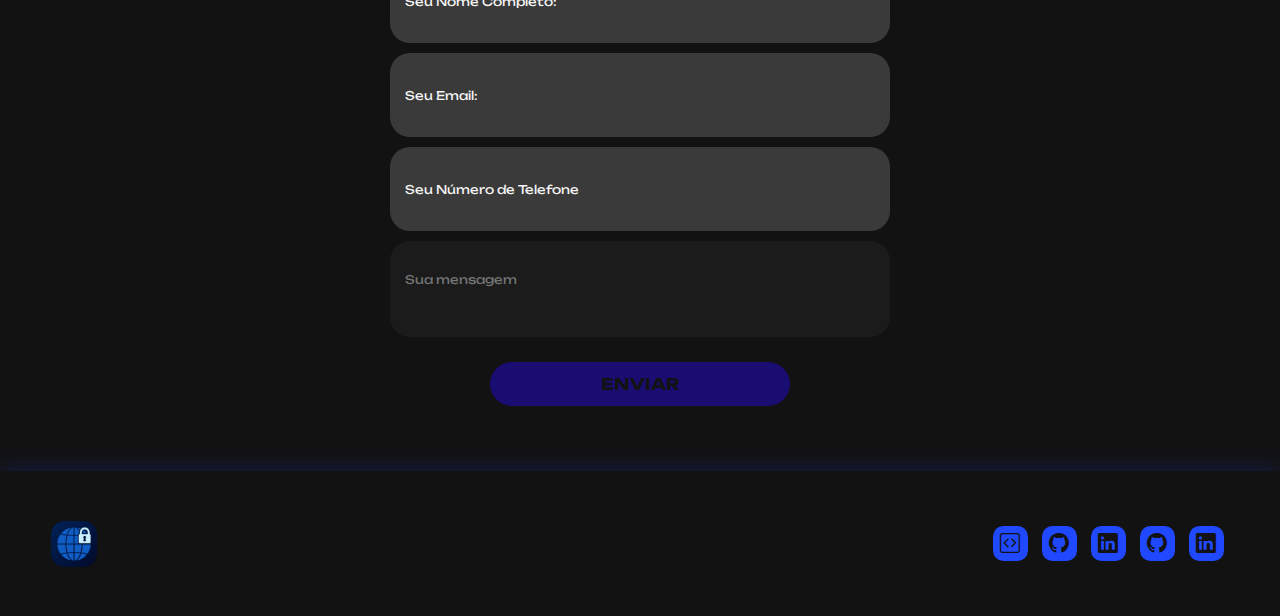
<file: src/pages/p-company/index.html>
<!DOCTYPE html>
<html lang="pt-br">
    <head>
        <meta charset="UTF-8">
        <meta name="viewport" content="width=device-width, initial-scale=1.0">
        <!-- Google Fonts-->
        <link rel="preconnect" href="https://fonts.googleapis.com">
        <link rel="preconnect" href="https://fonts.gstatic.com" crossorigin>
        <link href="https://fonts.googleapis.com/css2?family=DM+Sans:ital,opsz,wght@0,9..40,100..1000;1,9..40,100..1000&family=Unbounded:wght@200..900&display=swap" rel="stylesheet">
        <!-- Fim Google Fonts-->
        <!-- Bootstrap -->
        <link href="https://cdn.jsdelivr.net/npm/bootstrap@5.3.3/dist/css/bootstrap.min.css" rel="stylesheet" integrity="sha384-QWTKZyjpPEjISv5WaRU9OFeRpok6YctnYmDr5pNlyT2bRjXh0JMhjY6hW+ALEwIH" crossorigin="anonymous">
        <!-- Fim Bootstrap -->
        <!-- Bootstrap Icons -->
        <link href="https://cdn.jsdelivr.net/npm/bootstrap-icons/font/bootstrap-icons.css" rel="stylesheet">
        <!-- Fim Bootstrap Icons -->
        <link rel="stylesheet" href="../../styles/p-company.css">
        <link rel="icon" href="../../../public/images/icon/icon1.png" type="image/png">
        <title>CyberSense - Soluções em Cibersegurança</title>
    </head>
    
<body>

    <header>
        <div class="interface">
            <div class="logo">
                <a href="../../../index.html">
                    <img src="../../../public/images/icon/icon1.png" alt="Logo CyberSense">
                </a>
            </div><!-- logo -->

            <nav class="menu-desktop">
                <ul>
                    <li><a href="../../../index.html">Inicio</a></li>
                    <li><a href="#">Serviços</a></li>
                    <li><a href="#">Como Funciona?</a></li>
                    <li><a href="#">Benefícios</a></li>
                    <li><a href="#">Sobre Nós</a></li>
                </ul>
            </nav>
        
            <div class="btn-contato">
                <a href="#fale-conosco">
                    <button>Contato</button>
                </a>
            </div>
            
        </div><!-- interface -->
    </header>
    
    <main>
        <section class="topo-do-site"> 
            <div class="interface">
                <div class="flex">
                    <div class="txt-topo-site">
                        <h1>Cyber<span>Sense</span></h1><h1>Services<span>!</span></h1>
                        <p>Fortaleça a segurança digital do seu negócio com nossos serviços especializados em cibersegurança. Proteja-se contra as ameaças digitais com soluções avançadas de Bug Bounty.</p>
                        
                        <div class="btn-contato">
                            <button id="btnNosContrate">Veja Nossos Serviços</button>
                        </div>
                        
                    </div><!-- txt-topo-site -->

                    <div class="img-topo-site">
                        <img src="../../../public/images/icon/des.png" alt="Garantia de Segurança">
                    </div><!-- img-topo-site -->
                </div><!-- flex -->
            </div><!-- interface -->
        </section><!-- topo-do-site -->

        <section class="projetos">
            <div class="interface">
                <h2 class="titulo">Nossos <span>Serviços</span></h2>
                <div class="flex">
                    <!-- Box de Serviço 1: Bug Bounty -->
                    <div class="projetos-box">
                        <i class="bi bi-shield-lock"></i>
                        <h3>Bug Bounty Program</h3>
                        <p>Identifique e corrija vulnerabilidades em seu sistema com um programa personalizado de Bug Bounty. Proteja seus dados antes que os hackers possam explorá-los.</p>
                        <div class="btn-tester-container">
                            <a href="#">
                                <button class="btn btn-tester">Contrate</button>
                            </a>
                        </div>
                    </div><!-- projetos-box -->
                    <!-- Box de Serviço 2: Análise de Vulnerabilidades -->
                    <div class="projetos-box">
                        <i class="bi bi-activity"></i>
                        <h3>Análise de Vulnerabilidades</h3>
                        <p>Realizamos auditorias completas para detectar falhas de segurança e pontos fracos em sua infraestrutura, ajudando a reforçar sua defesa contra ataques cibernéticos.</p>
                        <div class="btn-tester-container">
                            <a href="#">
                                <button class="btn btn-tester">Contrate</button>
                            </a>
                        </div>
                    </div><!-- projetos-box -->
                    <!-- Box de Serviço 3: Consultoria em Segurança -->
                    <div class="projetos-box">
                        <i class="bi bi-cloud-check"></i>
                        <h3>Consultoria em Segurança</h3>
                        <p>Oferecemos consultoria estratégica para implementar as melhores práticas em segurança digital, criando um plano de defesa robusto para sua empresa.</p>
                        <div class="btn-tester-container">
                            <a href="#">
                                <button class="btn btn-tester">Contrate</button>
                            </a>
                        </div>
                    </div><!-- projetos-box -->
                </div><!-- flex -->
            </div><!-- interface -->
        </section><!-- projetos -->

        <hr class="linha-divisoria">

        <section class="visao-cliente">
            <div class="interface">
                <div class="flex">
                    <div class="img-visao-cliente">
                        <img src="../../../public/images/icon/ck.png" alt="ComoFunciona">
                    </div><!-- img-como-funciona -->

                    <div class="txt-visao-cliente">
                        <h2>Como <span>Funciona?</span></h2>
                        <p1>Com nossos serviços, você vai entender o processo de segurança digital de forma simples e eficaz. Criamos programas de Bug Bounty personalizados, conduzimos auditorias de segurança e fornecemos consultoria especializada para proteger sua empresa contra as ameaças cibernéticas mais sofisticadas.</p>
                        <p1><strong class="highlight">Prevenção é a melhor defesa.</strong> Identificamos e corrigimos <strong class="highlight">vulnerabilidades</strong> antes que elas possam ser exploradas, garantindo a <strong class="highlight">proteção contínua</strong> dos seus <strong class="highlight">sistemas</strong>.</p>
                    </div><!-- txt-como-funciona -->
                </div><!-- flex -->
            </div><!-- interface -->
        </section><!-- como-funciona -->
        
        <hr class="linha-divisoria">
        <section class="beneficios-empresa">
            <div class="interface-empresa">
                <h2 class="titulo-empresa">Benefícios para sua <span>Empresa</span></h2>
                <div class="flex-empresa">
                    <div class="beneficio-item-empresa">
                        <i class="bi bi-shield-check"></i>
                        <h3>Segurança Reforçada</h3>
                        <p>Proteja seus dados e informações confidenciais contra acessos não autorizados e vulnerabilidades.</p>
                    </div>
                    <div class="beneficio-item-empresa">
                        <i class="bi bi-bug"></i>
                        <h3>Detecção Antecipada</h3>
                        <p>Identifique vulnerabilidades antes que sejam exploradas por hackers, evitando prejuízos financeiros e danos à reputação.</p>
                    </div>
                    <div class="beneficio-item-empresa">
                        <i class="bi bi-person-check"></i>
                        <h3>Consultoria Especializada</h3>
                        <p>Acesse orientação especializada para melhorar sua estratégia de segurança e se proteger de ameaças emergentes.</p>
                    </div>
                </div><!-- flex-empresa -->
            </div><!-- interface-empresa -->
        </section><!-- beneficios-empresa -->        

        <hr class="linha-divisoria">
        
        <section class="sobre">
            <div class="interface">
                <h2 style="text-align: center;">Sobre a <span>CyberSense</span></h2>
                <p>Somos uma <strong class="highlight">empresa especializada em cibersegurança</strong>, com foco na implementação de programas de <strong class="highlight">Bug Bounty</strong> e na <strong class="highlight">auditoria de sistemas</strong>. Nossa <strong class="highlight">missão</strong> é ajudar empresas a se protegerem contra as <strong class="highlight">ameaças cibernéticas</strong>, proporcionando <strong class="highlight">soluções eficazes</strong> para manter <strong class="highlight">dados</strong> e <strong class="highlight">operações seguras</strong>.</p>
                <p>Com a <strong class="highlight">CyberSense</strong>, você estará um passo à frente dos <strong class="highlight">hackers</strong>, garantindo um <strong class="highlight">futuro mais seguro</strong> para sua empresa.</p>
            </div><!-- interface -->
        </section><!-- sobre -->

        <hr class="linha-divisoria">
        
        <section id="fale-conosco" class="formulario">
            <div class="interface">
                <h2 style="text-align: center;">Fale <span>Conosco</span></h2>

                <form action="">
                    <input type="text" name="nome" id="nome" placeholder="Seu Nome Completo:" required>
                    <input type="email" name="email" id="email" placeholder="Seu Email:" required>
                    <input type="tel" name="telefone" id="telefone" placeholder="Seu Número de Telefone">
                    <textarea name="mensagem" id="mensagem" placeholder="Sua mensagem" required></textarea>
                    <div class="btn-enviar"><input type="submit" value="ENVIAR"></div>
                </form>

            </div><!-- interface -->
        </section><!-- formulario -->

    </main>
    
    <footer>
        <div class="interface">
            <div class="line-footer">
                <div class="flex">
                    <div class="logo-footer">
                        <img src="../../../public/images/icon/icon1.png" alt="CyberSense-Project">
                    </div><!--logo-footer-->
                    <div class="btn-social">
                        <a href="https://github.com/sous4sec/CyberSense-Project" target="_blank"><button><i class="bi bi-code-square"></i></button></a>
                        <a href="https://github.com/sous4sec" target="_blank"><button><i class="bi bi-github"></i></button></a>
                        <a href="https://www.linkedin.com/in/matheussousa-l" target="_blank"><button><i class="bi bi-linkedin"></i></button></a>
                        <a href="https://github.com/MarcusLopesDEV" target="_blank"><button><i class="bi bi-github"></i></button></a>
                        <a href="https://www.linkedin.com/in/marcus-vinicius-gon%C3%A7alves-lopes-0671ab353/" target="_blank"><button><i class="bi bi-linkedin"></i></button></a>
                    </div>
                </div>
            </div><!--line-footer-->
    </footer>
    
    <script src="../../scripts/p-company.js"></script>
</body>
</html>
</file>
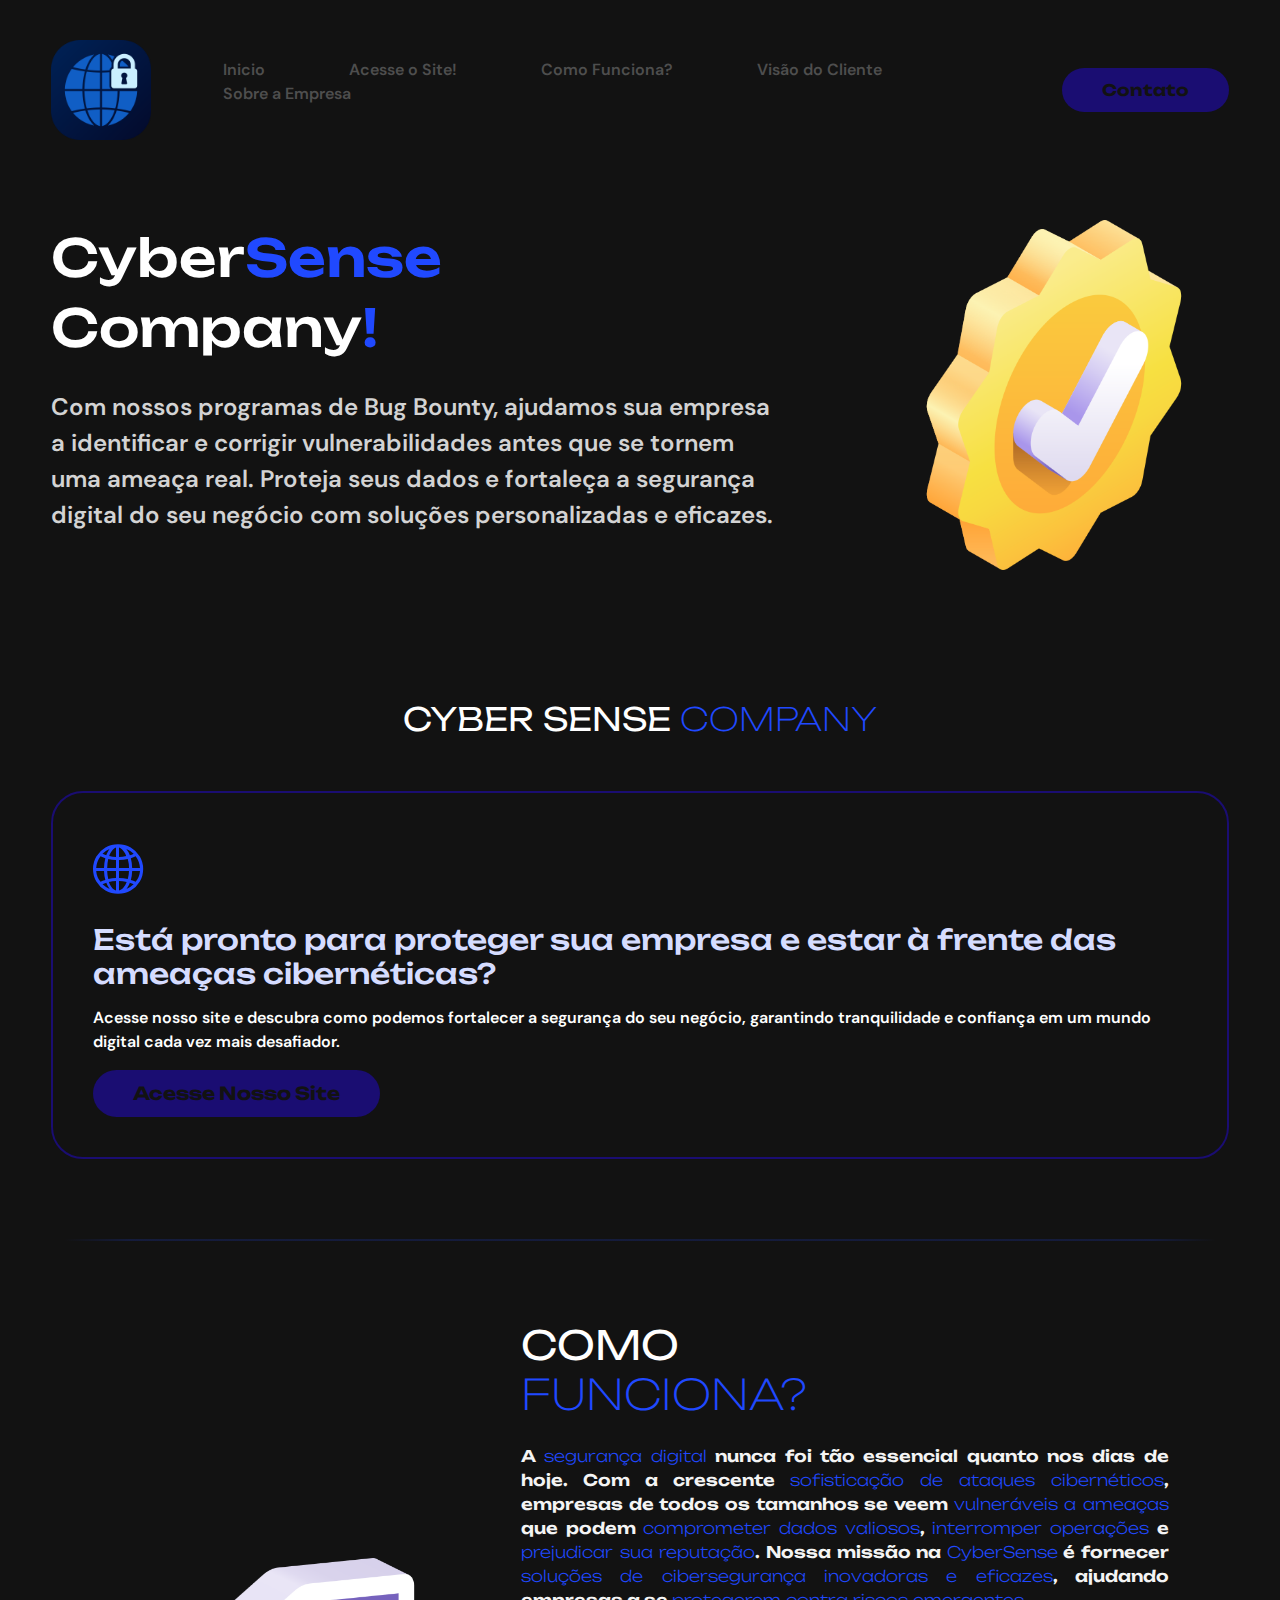
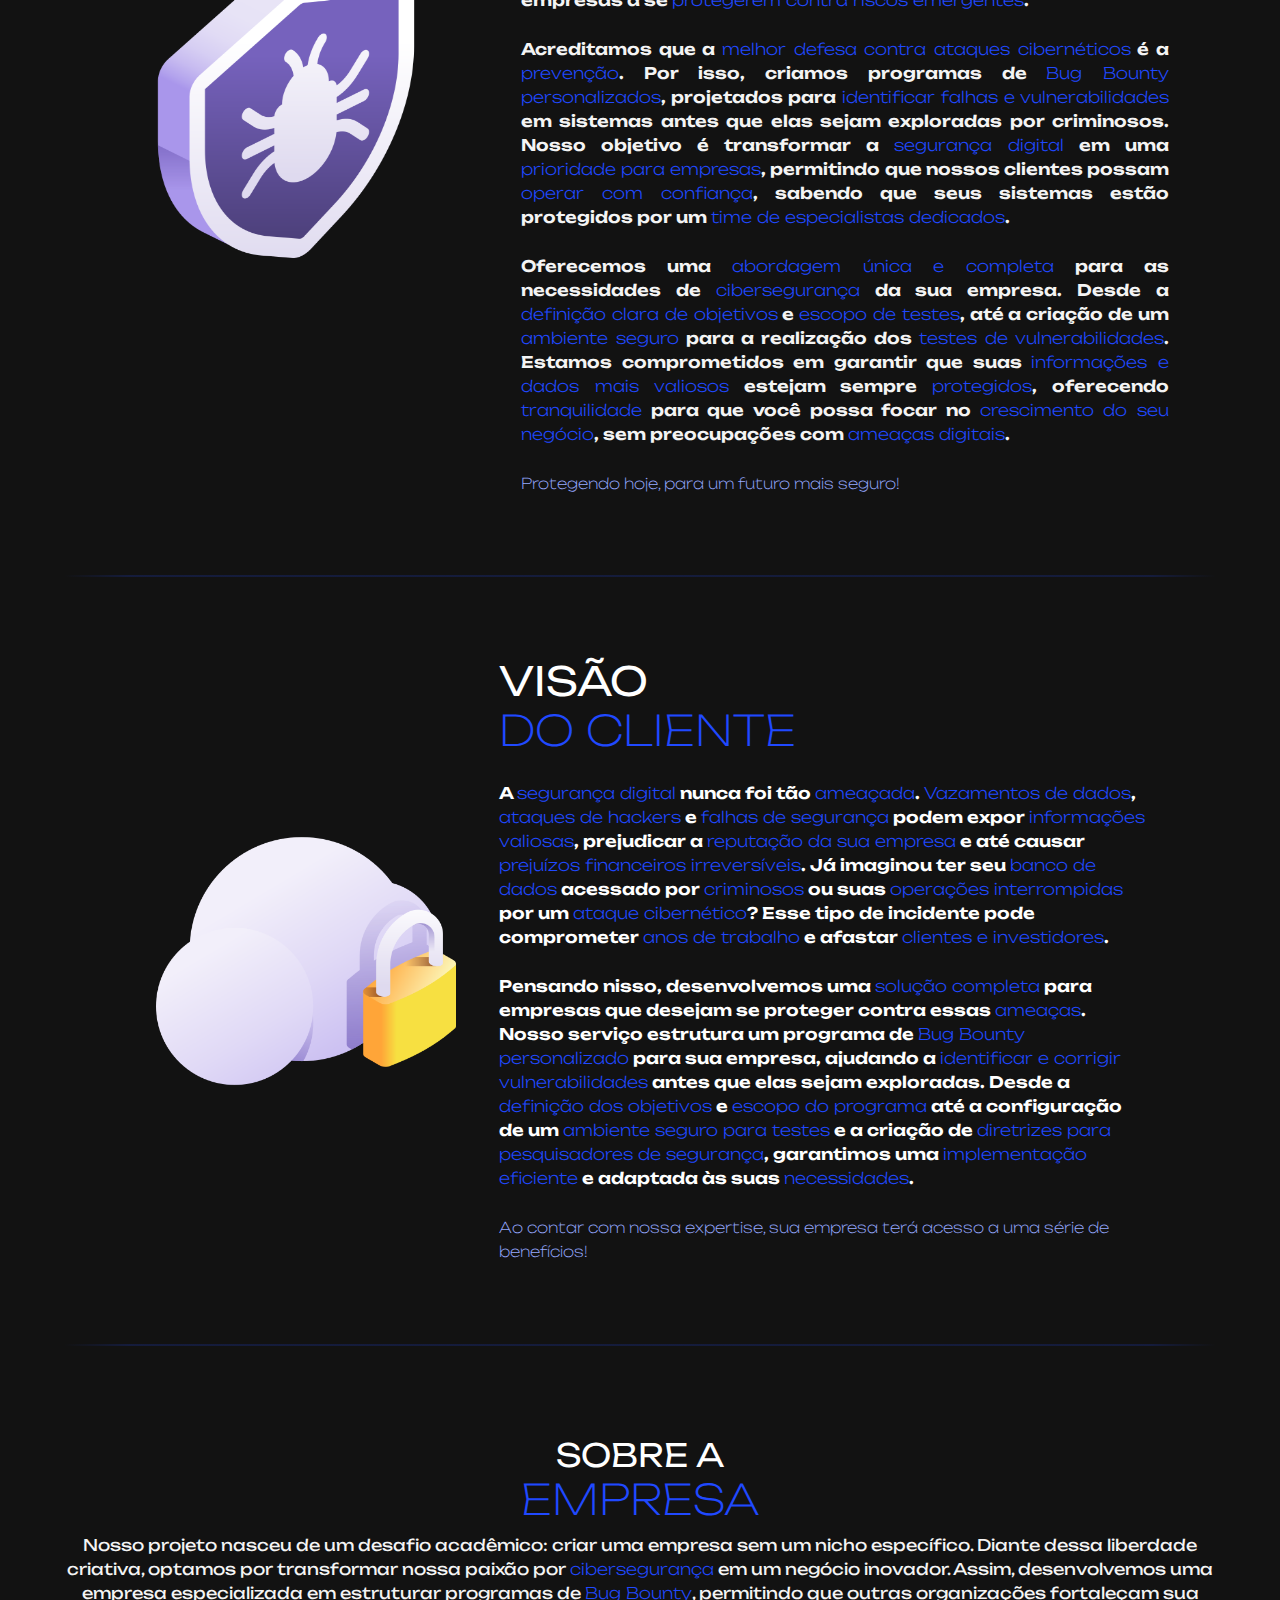
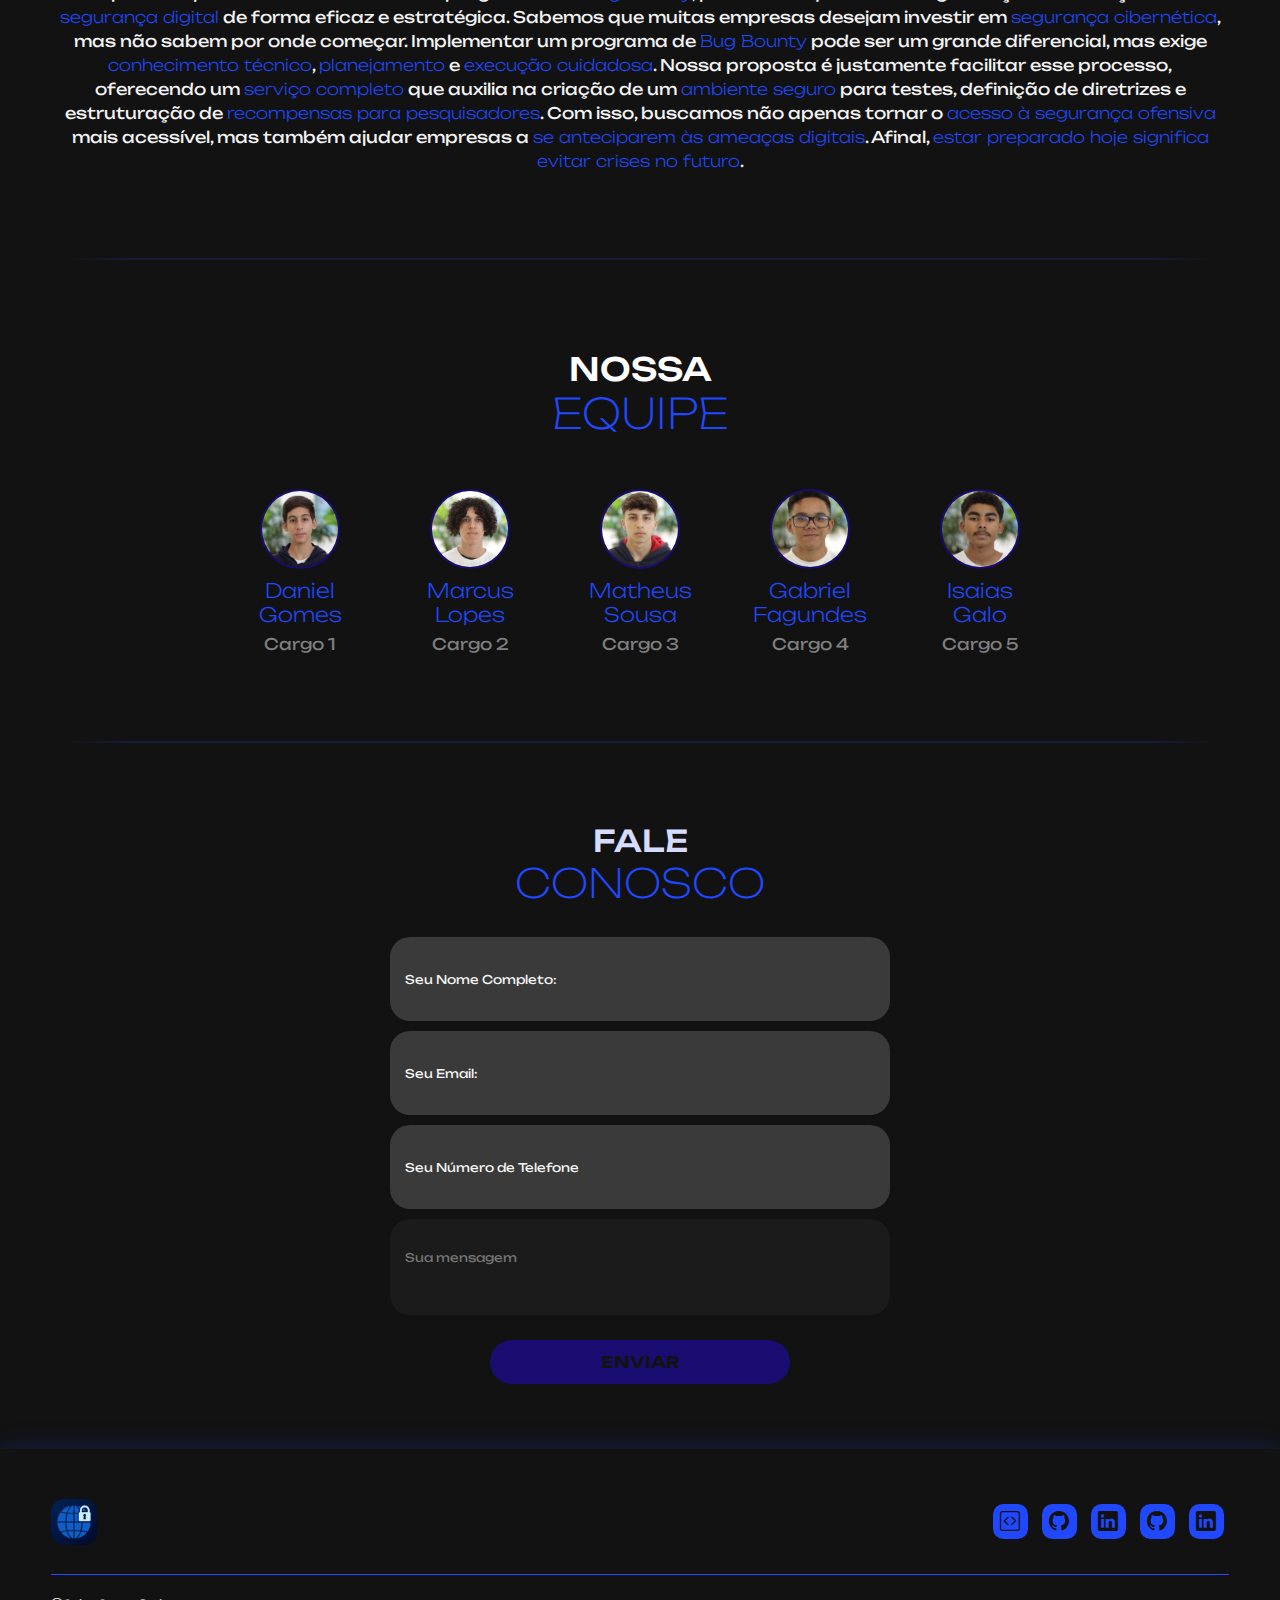
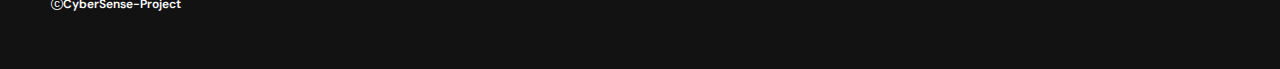
<file: src/pages/p-emp/index.html>
<!DOCTYPE html>
<html lang="pt-br">
    <head>
        <meta charset="UTF-8">
        <meta name="viewport" content="width=device-width, initial-scale=1.0">
        <!-- Google Fonts-->
        <link rel="preconnect" href="https://fonts.googleapis.com">
        <link rel="preconnect" href="https://fonts.gstatic.com" crossorigin>
        <link href="https://fonts.googleapis.com/css2?family=DM+Sans:ital,opsz,wght@0,9..40,100..1000;1,9..40,100..1000&family=Unbounded:wght@200..900&display=swap" rel="stylesheet">
        <!--Fim Google Fonts-->
        <!--BootStrap-->
        <link href="https://cdn.jsdelivr.net/npm/bootstrap@5.3.3/dist/css/bootstrap.min.css" rel="stylesheet" integrity="sha384-QWTKZyjpPEjISv5WaRU9OFeRpok6YctnYmDr5pNlyT2bRjXh0JMhjY6hW+ALEwIH" crossorigin="anonymous">
        <!--FimBootStrap-->
        <!--Bootstrap Icons-->
        <link href="https://cdn.jsdelivr.net/npm/bootstrap-icons/font/bootstrap-icons.css" rel="stylesheet">
        <!--Fim Bootstrap Icons-->
        <link rel="stylesheet" href="../../styles/p-emp.css">
        <link rel="icon" href="../../../public/images/icon/icon1.png" type="image/png"> <!-- Adicionado o ícone na aba do navegador -->
        <title>CyberSense - Company</title>
    </head>
    
<body>

    <header>
        <div class="interface">
            <div class="logo">
                <a href="../../../index.html">
                    <img src="../../../public/images/icon/icon1.png" alt="Logo CyberSense">
                </a>
            </div><!--logo-->

            <nav class="menu-desktop">
                <ul>
                    <li><a href="../../../index.html">Inicio</a></li>
                    <li><a href="#">Acesse o Site!</a></li>
                    <li><a href="#">Como Funciona?</a></li>
                    <li><a href="#">Visão do Cliente</a></li>
                    <li><a href="#">Sobre a Empresa</a></li>
                </ul>
            </nav>
        
            <div class="btn-contato">
                <a href="#fale-conosco">
                    <button>Contato</button>
                </a>
            </div>
            
        </div><!--interface-->
    </header>
    
    <main>
        <section class="topo-do-site"> 
            <div class="interface">
                <div class="flex">
                    <div class="txt-topo-site">
                        <h1>Cyber<span>Sense</span></h1><h1>Company<span>!</span></h1>
                        <p>Com nossos programas de Bug Bounty, ajudamos sua empresa a identificar e corrigir vulnerabilidades antes que se tornem uma ameaça real. Proteja seus dados e fortaleça a segurança digital do seu negócio com soluções personalizadas e eficazes.</p>
                        
                        <div class="btn-contato">
                            <a href="#fale-conosco">
                                
                            </a>
                        </div>
                    </div><!--txt-topo-site-->

                    <div class="img-topo-site">
                        <img src="../../../public/images/icon/garantia.png" alt="">
                    </div><!--img-topo-site-->
                </div><!--flex-->
            </div><!--interface-->
        </section><!--topo-do-site-->
        
        <section class="projetos">
            <div class="interface">
                <h2 class="titulo">CYBER SENSE <span>COMPANY</span></h2>
                <div class="flex">
                    <!-- Box do BruteForce Tester -->
                    <div class="projetos-box">
                        <i class="bi bi-globe2"></i>
                        <h3>Está pronto para proteger sua empresa e estar à frente das ameaças cibernéticas?</h3>
                        <p>Acesse nosso site e descubra como podemos fortalecer a segurança do seu negócio, garantindo tranquilidade e confiança em um mundo digital cada vez mais desafiador.
                        <div class="btn-tester-container">
                            <a href="../../pages/p-company/index.html">
                                    <button class="btn btn-tester">Acesse Nosso Site</button>
                                </div>
                            </a>
                        </div>
                    </div>
                </div><!--flex-->
            </div><!--interface-->
        </section><!--Projetos-->
        <hr class="linha-divisoria">
        <section class="quem-somos">
            <div class="interface">
                <div class="flex">
                    <div class="img-quem-somos">
                        <img src="../../../public/images/icon/bug.png">
                    </div><!--img-quem-somos-->

                    <div class="txt-quem-somos">
                        <h2>COMO <span>FUNCIONA?</span></h2>
                        <p>
                            A <strong class="highlight">segurança digital</strong> nunca foi tão essencial quanto nos dias de hoje. Com a crescente <strong class="highlight">sofisticação de ataques cibernéticos</strong>, empresas de todos os tamanhos se veem <strong class="highlight">vulneráveis a ameaças</strong> que podem <strong class="highlight">comprometer dados valiosos</strong>, <strong class="highlight">interromper operações</strong> e <strong class="highlight">prejudicar sua reputação</strong>. Nossa missão na <strong class="highlight">CyberSense</strong> é fornecer <strong class="highlight">soluções de cibersegurança inovadoras e eficazes</strong>, ajudando empresas a se <strong class="highlight">protegerem contra riscos emergentes</strong>.
                        </p>
                        <p>
                            Acreditamos que a <strong class="highlight">melhor defesa contra ataques cibernéticos</strong> é a <strong class="highlight">prevenção</strong>. Por isso, criamos programas de <strong class="highlight">Bug Bounty personalizados</strong>, projetados para <strong class="highlight">identificar falhas e vulnerabilidades</strong> em sistemas antes que elas sejam exploradas por criminosos. Nosso objetivo é transformar a <strong class="highlight">segurança digital</strong> em uma <strong class="highlight">prioridade para empresas</strong>, permitindo que nossos clientes possam <strong class="highlight">operar com confiança</strong>, sabendo que seus sistemas estão protegidos por um <strong class="highlight">time de especialistas dedicados</strong>.
                        </p>
                        <p>
                            Oferecemos uma <strong class="highlight">abordagem única e completa</strong> para as necessidades de <strong class="highlight">cibersegurança</strong> da sua empresa. Desde a <strong class="highlight">definição clara de objetivos</strong> e <strong class="highlight">escopo de testes</strong>, até a criação de um <strong class="highlight">ambiente seguro</strong> para a realização dos <strong class="highlight">testes de vulnerabilidades</strong>. Estamos comprometidos em garantir que suas <strong class="highlight">informações e dados mais valiosos</strong> estejam sempre <strong class="highlight">protegidos</strong>, oferecendo <strong class="highlight">tranquilidade</strong> para que você possa focar no <strong class="highlight">crescimento do seu negócio</strong>, sem preocupações com <strong class="highlight">ameaças digitais</strong>.
                        </p>
                        <p2>Protegendo hoje, para um futuro mais seguro!</p2>
                        <div class="btn-social">

                    </div><!--txt-quem-somos-->
                </div><!--flex-->
            </div><!--interface-->
        </section><!--quem-somos-->
        
        <hr class="linha-divisoria">
        <section class="visao-cliente">
            <div class="interface">
                <div class="flex">
                    <div class="img-visao-cliente">
                        <img src="../../../public/images/icon/cloud.png" alt="Visão do Cliente">
                    </div><!--img-visao-cliente-->
        
                    <div class="txt-visao-cliente">
                        <h2>VISÃO <span>DO CLIENTE</span></h2>
                        <p>
                            A <strong class="highlight">segurança digital</strong> nunca foi tão <strong class="highlight">ameaçada</strong>. <strong class="highlight">Vazamentos de dados</strong>, <strong class="highlight">ataques de hackers</strong> e <strong class="highlight">falhas de segurança</strong> podem expor <strong class="highlight">informações valiosas</strong>, prejudicar a <strong class="highlight">reputação da sua empresa</strong> e até causar <strong class="highlight">prejuízos financeiros irreversíveis</strong>. Já imaginou ter seu <strong class="highlight">banco de dados</strong> acessado por <strong class="highlight">criminosos</strong> ou suas <strong class="highlight">operações interrompidas</strong> por um <strong class="highlight">ataque cibernético</strong>? Esse tipo de incidente pode comprometer <strong class="highlight">anos de trabalho</strong> e afastar <strong class="highlight">clientes e investidores</strong>.
                        </p>
                        <p>
                            Pensando nisso, desenvolvemos uma <strong class="highlight">solução completa</strong> para empresas que desejam se proteger contra essas <strong class="highlight">ameaças</strong>. Nosso serviço estrutura um programa de <strong class="highlight">Bug Bounty personalizado</strong> para sua empresa, ajudando a <strong class="highlight">identificar e corrigir vulnerabilidades</strong> antes que elas sejam exploradas. Desde a <strong class="highlight">definição dos objetivos</strong> e <strong class="highlight">escopo do programa</strong> até a configuração de um <strong class="highlight">ambiente seguro para testes</strong> e a criação de <strong class="highlight">diretrizes para pesquisadores de segurança</strong>, garantimos uma <strong class="highlight">implementação eficiente</strong> e adaptada às suas <strong class="highlight">necessidades</strong>.
                        </p>
                        <p2>Ao contar com nossa expertise, sua empresa terá acesso a uma série de benefícios!</p2>
                    </div><!--txt-visao-cliente-->
                </div><!--flex-->
            </div><!--interface-->
        </section><!--visao-cliente-->

        <hr class="linha-divisoria">
        <section class="sobre">
            <div class="interface">
                <div class="flex">
                    <div class="txt-sobre">
                        <h2 style="text-align: center;">SOBRE A <span>EMPRESA</span></h2>
                        <p>
                            Nosso projeto nasceu de um desafio acadêmico: criar uma empresa sem um nicho específico. Diante dessa liberdade criativa, optamos por transformar nossa paixão por <strong class="highlight">cibersegurança</strong> em um negócio inovador. Assim, desenvolvemos uma empresa especializada em estruturar programas de <strong class="highlight">Bug Bounty</strong>, permitindo que outras organizações fortaleçam sua <strong class="highlight">segurança digital</strong> de forma eficaz e estratégica.

Sabemos que muitas empresas desejam investir em <strong class="highlight">segurança cibernética</strong>, mas não sabem por onde começar. Implementar um programa de <strong class="highlight">Bug Bounty</strong> pode ser um grande diferencial, mas exige <strong class="highlight">conhecimento técnico</strong>, <strong class="highlight">planejamento</strong> e <strong class="highlight">execução cuidadosa</strong>. Nossa proposta é justamente facilitar esse processo, oferecendo um <strong class="highlight">serviço completo</strong> que auxilia na criação de um <strong class="highlight">ambiente seguro</strong> para testes, definição de diretrizes e estruturação de <strong class="highlight">recompensas para pesquisadores</strong>.

Com isso, buscamos não apenas tornar o <strong class="highlight">acesso à segurança ofensiva</strong> mais acessível, mas também ajudar empresas a <strong class="highlight">se anteciparem às ameaças digitais</strong>. Afinal, <strong class="highlight">estar preparado hoje significa evitar crises no futuro</strong>.
                        </p>
                    </div><!--txt-sobre-->
                </div><!--flex-->
            </div><!--interface-->
        </section><!--sobre-->

        <hr class="linha-divisoria">
        <section class="equipe">
            <div class="interface">
                <div class="flex">
                    <div class="txt-equipe">
                        <h2 style="text-align: center;">NOSSA <span>EQUIPE</span></h2>
                        <div class="equipe-container">
                            <div class="membro">
                                <a href="https://www.linkedin.com/in/daniel-oliveira18/" target="_blank">
                                    <img src="../../../public/images/pfp/dg.jpeg" alt="Nome 1">
                                    <h3>Daniel <br> Gomes</h3>
                                </a>
                                <p>Cargo 1</p>
                            </div>
                            <div class="membro">
                                <a href="https://www.linkedin.com/in/marcus-vinicius-gon%C3%A7alves-lopes-0671ab353/" target="_blank">
                                    <img src="../../../public/images/pfp/ml.jpeg" alt="Nome 2">
                                    <h3>Marcus <br> Lopes</h3>
                                </a>
                                <p>Cargo 2</p>
                            </div>
                            <div class="membro">
                                <a href="https://www.linkedin.com/in/matheussousa-l/" target="_blank">
                                    <img src="../../../public/images/pfp/ms.jpeg" alt="Nome 3">
                                    <h3>Matheus <br> Sousa</h3>
                                </a>
                                <p>Cargo 3</p>
                            </div>
                            <div class="membro">
                                <a href="https://www.linkedin.com/in/gabriel-fagundes-03335725b/" target="_blank">
                                    <img src="../../../public/images/pfp/gf.jpeg" alt="Nome 4">
                                    <h3>Gabriel <br> Fagundes</h3>
                                </a>
                                <p>Cargo 4</p>
                            </div>
                            <div class="membro">
                                <a href="LINK-PERFIL-LINKEDIN-5" target="_blank">
                                    <img src="../../../public/images/pfp/ig.jpeg" alt="Nome 5">
                                    <h3>Isaias <br> Galo</h3>
                                </a>
                                <p>Cargo 5</p>
                            </div>
                        </div>
                    </div>
                </div>
            </div>
        </section>
                    </div><!--txt-sobre-->
                </div><!--flex-->
            </div><!--interface-->
        </section><!--sobre-->
        <hr class="linha-divisoria">
        <section id="fale-conosco" class="formulario">
            <div class="interface">
                <h2 style="text-align: center;">FALE<span>CONOSCO</span></h2>

                <form action="">
                    <input type="text" name="nome" id="nome" placeholder="Seu Nome Completo:" required>
                    <input type="email" name="email" id="email" placeholder="Seu Email:" required>
                    <input type="tel" name="telefone" id="telefone" placeholder="Seu Número de Telefone">
                    <textarea name="mensagem" id="mensagem" placeholder="Sua mensagem" required></textarea>
                    <div class="btn-enviar"><input type="submit" value="ENVIAR"></div>
                </form>

            </div>
        </section>
    </main>
    <footer>
        <div class="interface">
            <div class="line-footer">
                <div class="flex">
                    <div class="logo-footer">
                        <img src="../../../public/images/icon/icon1.png" alt="CyberSense-Project">
                    </div><!--logo-footer-->
                    <div class="btn-social">
                        <a href="https://github.com/sous4sec/CyberSense-Project" target="_blank"><button><i class="bi bi-code-square"></i></button></a>
                        <a href="https://github.com/sous4sec" target="_blank"><button><i class="bi bi-github"></i></button></a>
                        <a href="https://www.linkedin.com/in/matheussousa-l" target="_blank"><button><i class="bi bi-linkedin"></i></button></a>
                        <a href="https://github.com/MarcusLopesDEV" target="_blank"><button><i class="bi bi-github"></i></button></a>
                        <a href="https://www.linkedin.com/in/marcus-vinicius-gon%C3%A7alves-lopes-0671ab353/" target="_blank"><button><i class="bi bi-linkedin"></i></button></a>
                    </div>
                </div>
            </div><!--line-footer-->

            <div class="line-footer borda">
                <p><i class="bi bi-c-circle"></i>CyberSense-Project</p>
            </div><!--line-footer-->
        </div><!--interface-->
    </footer>

    <script src="../../scripts/p-emp.js"></script>
</body>
</html>
</file>
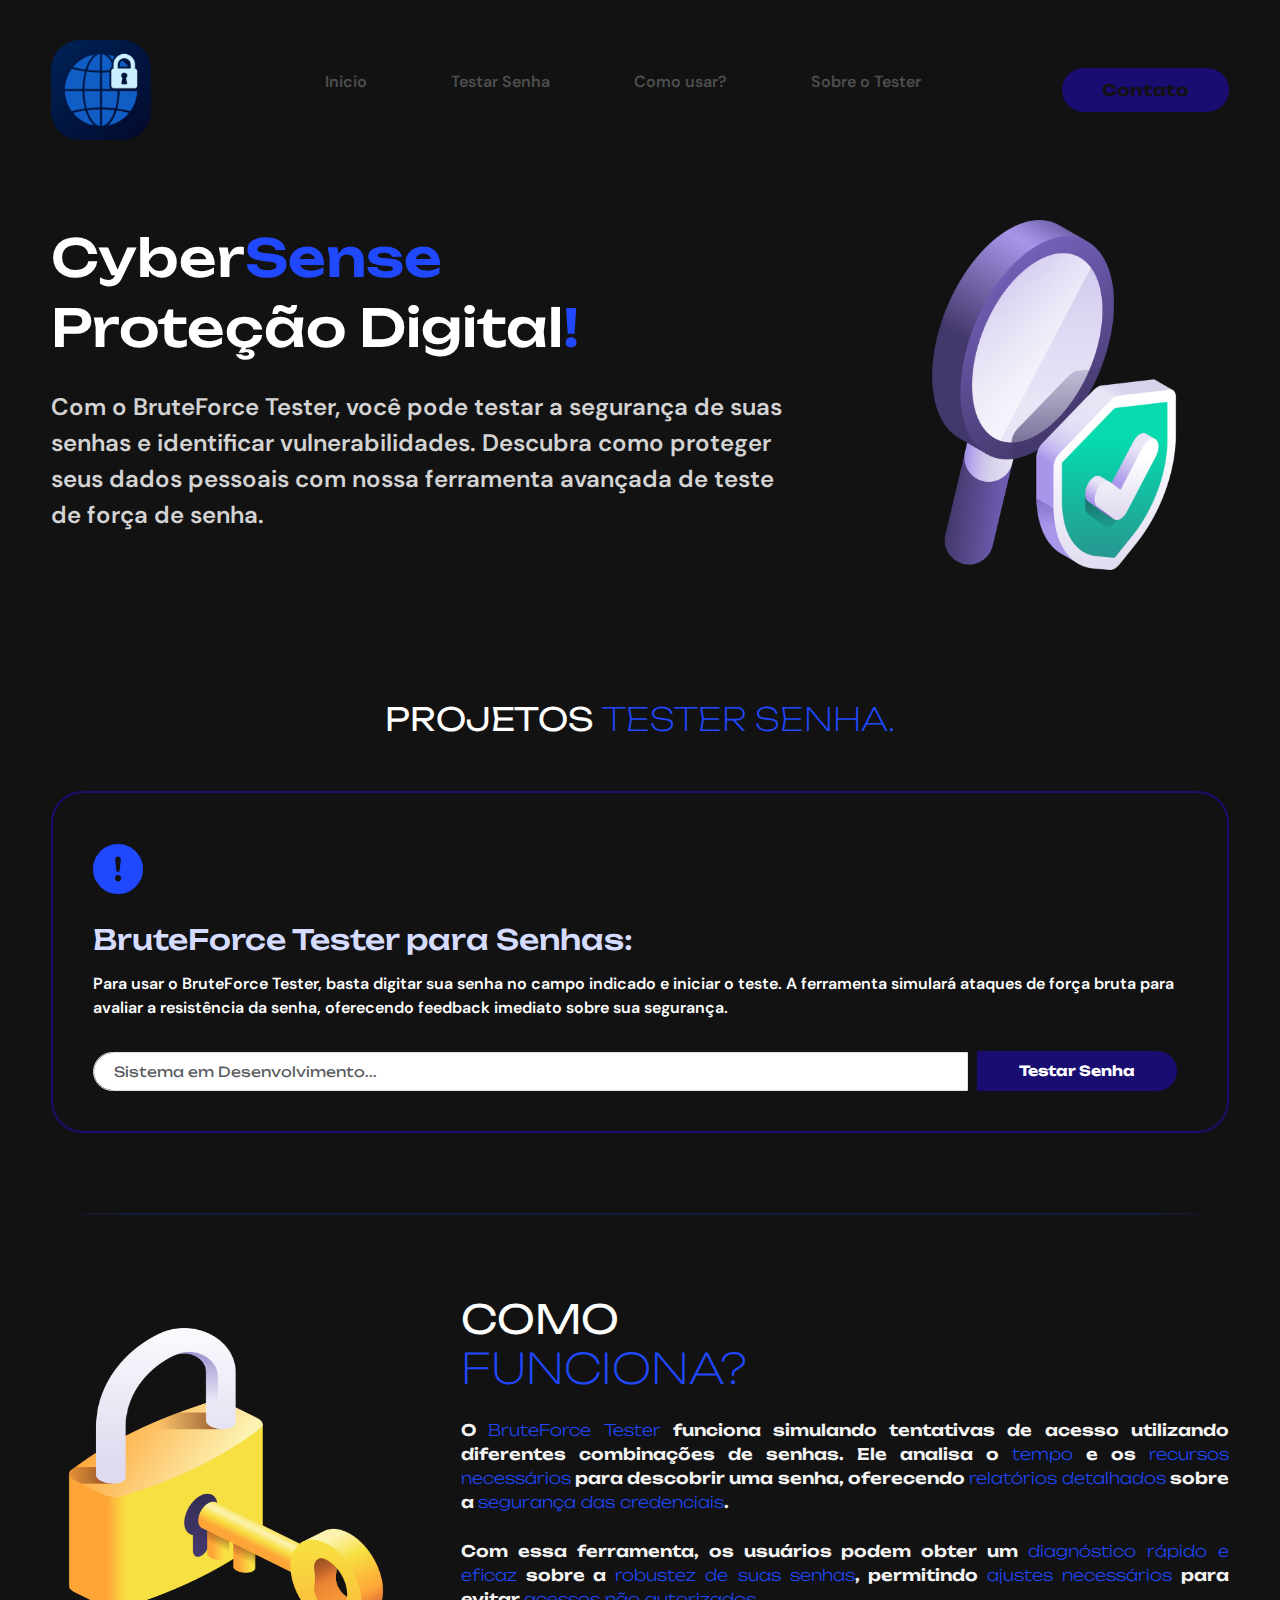
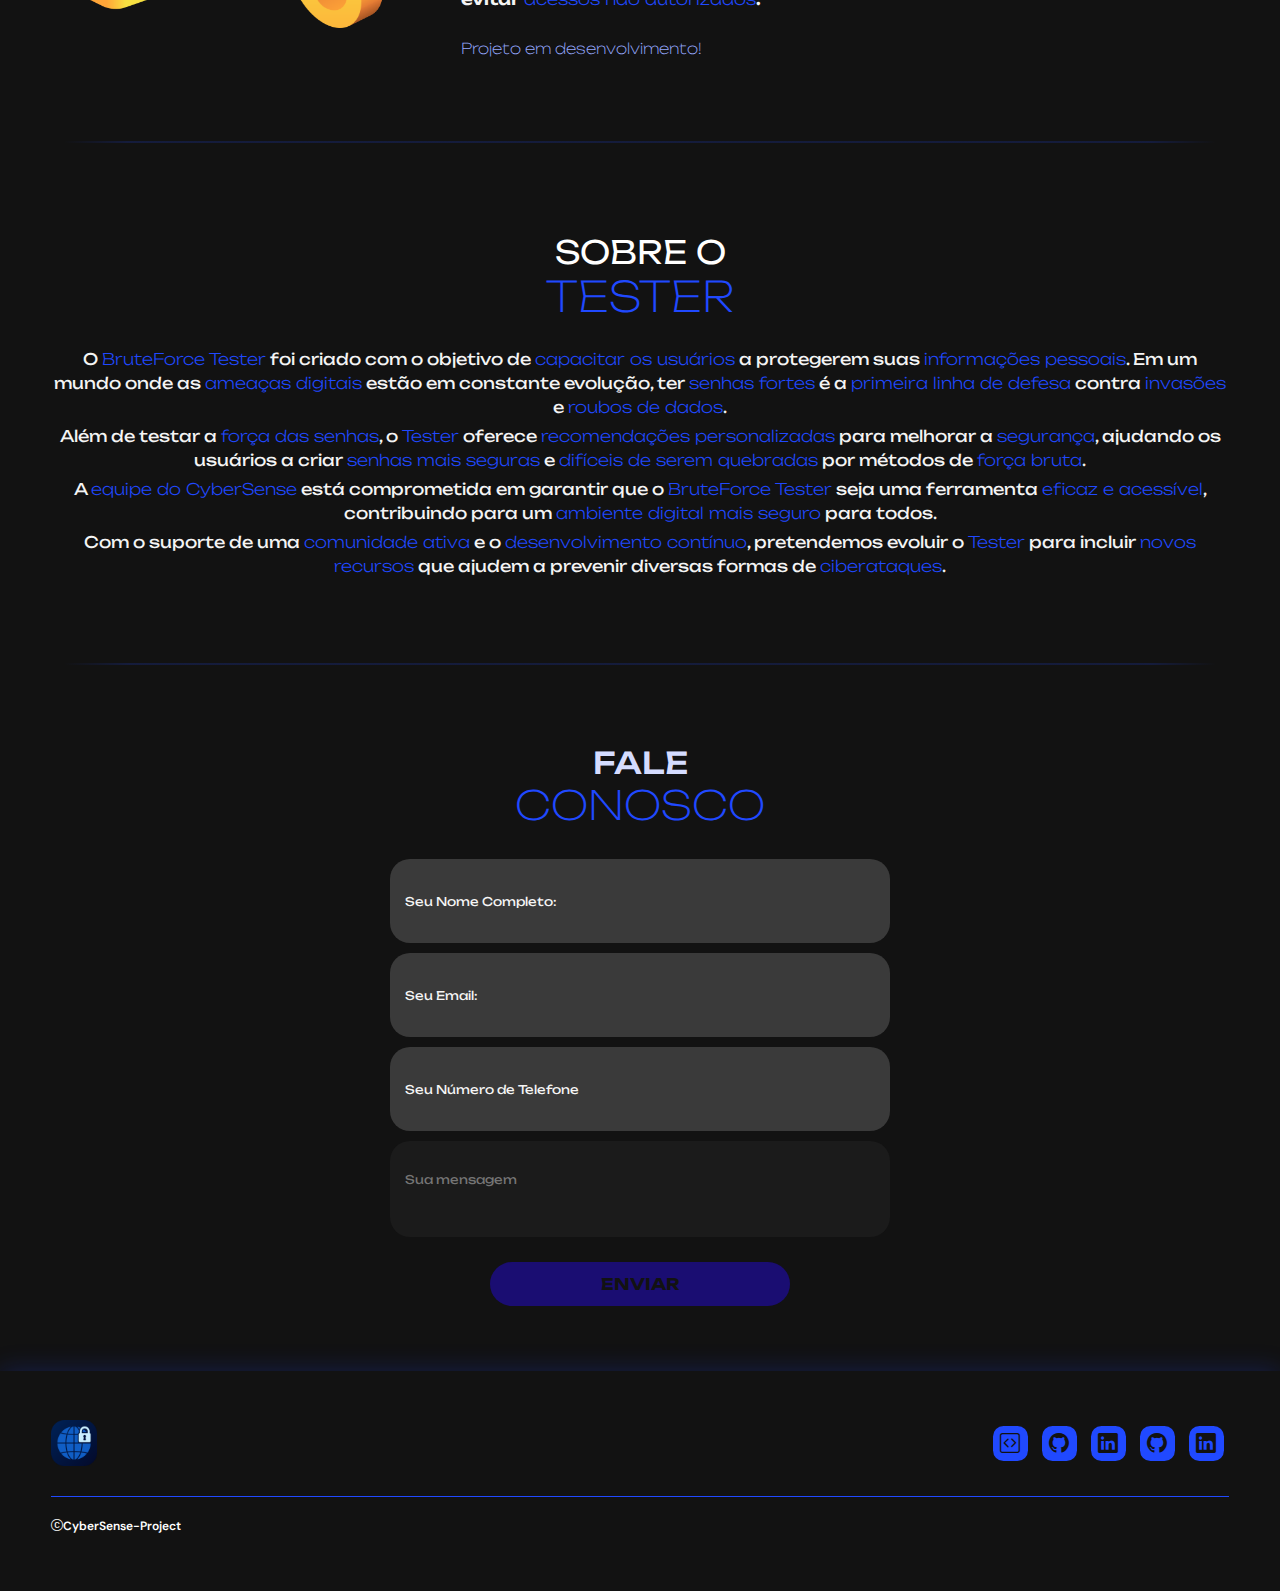
<file: CyberSense/src/pages/p-btf-tester/index.html>
<!DOCTYPE html>
<html lang="pt-br">
    <head>
        <meta charset="UTF-8">
        <meta name="viewport" content="width=device-width, initial-scale=1.0">
        <!-- Google Fonts-->
        <link rel="preconnect" href="https://fonts.googleapis.com">
        <link rel="preconnect" href="https://fonts.gstatic.com" crossorigin>
        <link href="https://fonts.googleapis.com/css2?family=DM+Sans:ital,opsz,wght@0,9..40,100..1000;1,9..40,100..1000&family=Unbounded:wght@200..900&display=swap" rel="stylesheet">
        <!--Fim Google Fonts-->
        <!--BootStrap-->
        <link href="https://cdn.jsdelivr.net/npm/bootstrap@5.3.3/dist/css/bootstrap.min.css" rel="stylesheet" integrity="sha384-QWTKZyjpPEjISv5WaRU9OFeRpok6YctnYmDr5pNlyT2bRjXh0JMhjY6hW+ALEwIH" crossorigin="anonymous">
        <!--FimBootStrap-->
        <!--Bootstrap Icons-->
        <link href="https://cdn.jsdelivr.net/npm/bootstrap-icons/font/bootstrap-icons.css" rel="stylesheet">
        <!--Fim Bootstrap Icons-->
        <link rel="stylesheet" href="../../styles/p-btf-tester.css">
        <link rel="icon" href="../../../public/images/icon/icon1.png" type="image/png"> <!-- Adicionado o ícone na aba do navegador -->
        <title>CyberSense</title>
    </head>
    
<body>

    <header>
        <div class="interface">
            <div class="logo">
                <a href="../../../index.html">
                    <img src="../../../public/images/icon/icon1.png" alt="Logo CyberSense">
                </a>
            </div><!--logo-->

            <nav class="menu-desktop">
                <ul>
                    <li><a href="../../../index.html">Inicio</a></li>
                    <li><a href="#">Testar Senha</a></li>
                    <li><a href="#">Como usar?</a></li>
                    <li><a href="#">Sobre o Tester</a></li>
                </ul>
            </nav>
        
            <div class="btn-contato">
                <a href="#fale-conosco">
                    <button>Contato</button>
                </a>
            </div>
            
        </div><!--interface-->
    </header>
    
    <main>
        <section class="topo-do-site"> 
            <div class="interface">
                <div class="flex">
                    <div class="txt-topo-site">
                        <h1>Cyber<span>Sense</span></h1><h1>Proteção Digital<span>!</span></h1>
                        <p>Com o BruteForce Tester, você pode testar a segurança de suas senhas e identificar vulnerabilidades. Descubra como proteger seus dados pessoais com nossa ferramenta avançada de teste de força de senha.</p>
                        
                        <div class="btn-contato">
                            <a href="#fale-conosco">
                                
                            </a>
                        </div>
                    </div><!--txt-topo-site-->

                    <div class="img-topo-site">
                        <img src="../../../public/images/icon/pesquisa.png" alt="">
                    </div><!--img-topo-site-->
                </div><!--flex-->
            </div><!--interface-->
        </section><!--topo-do-site-->
        
        <section class="projetos">
            <div class="interface">
                <h2 class="titulo">PROJETOS <span>TESTER SENHA.</span></h2>
                <div class="flex">
                    <!-- Box do BruteForce Tester -->
                    <div class="projetos-box">
                        <i class="bi bi-exclamation-circle-fill"></i>
                        <h3>BruteForce Tester para Senhas:</h3>
                        <p>Para usar o BruteForce Tester, basta digitar sua senha no campo indicado e iniciar o teste. A ferramenta simulará ataques de força bruta para avaliar a resistência da senha, oferecendo feedback imediato sobre sua segurança.</p>
                        <!-- Botão dentro da box -->
                        <div class="btn-tester-container">
                            <a href="#teste-senha">
                                <div class="input-group">
                                                                        <!--Depois alterar para "Digite sua senha para testar"-->
                                    <input type="text" class="form-control inpt-senha" placeholder="Sistema em Desenvolvimento..."> 
                                    <button class="btn btn-tester">Testar Senha</button>
                                </div>
                            </a>
                        </div>
                    </div>
                </div><!--flex-->
            </div><!--interface-->
        </section><!--Projetos-->
        <hr class="linha-divisoria">
        <section class="quem-somos">
            <div class="interface">
                <div class="flex">
                    <div class="img-quem-somos">
                        <img src="../../../public/images/icon/fechadura.png">
                    </div><!--img-quem-somos-->

                    <div class="txt-quem-somos">
                        <h2>COMO <span>FUNCIONA?</span></h2>
                        <p>
                            O <strong class="highlight">BruteForce Tester</strong> funciona simulando tentativas de acesso utilizando diferentes combinações de senhas. Ele analisa o <strong class="highlight">tempo</strong> e os <strong class="highlight">recursos necessários</strong> para descobrir uma senha, oferecendo <strong class="highlight">relatórios detalhados</strong> sobre a <strong class="highlight">segurança das credenciais</strong>.
                        </p>
                        <p>
                            Com essa ferramenta, os usuários podem obter um <strong class="highlight">diagnóstico rápido e eficaz</strong> sobre a <strong class="highlight">robustez de suas senhas</strong>, permitindo <strong class="highlight">ajustes necessários</strong> para evitar <strong class="highlight">acessos não autorizados</strong>.
                        </p>
                        <p2>Projeto em desenvolvimento!</p2>
                        <div class="btn-social">

                    </div><!--txt-quem-somos-->
                </div><!--flex-->
            </div><!--interface-->
        </section><!--quem-somos-->
        
        <hr class="linha-divisoria">
        <section class="sobre">
            <div class="interface">
                <div class="flex">
                    <div class="txt-sobre">
                        <h2 style="text-align: center;">SOBRE O <span>TESTER</span></h2>
                        <p>
                            O <strong class="highlight">BruteForce Tester</strong> foi criado com o objetivo de <strong class="highlight">capacitar os usuários</strong> a protegerem suas <strong class="highlight">informações pessoais</strong>. Em um mundo onde as <strong class="highlight">ameaças digitais</strong> estão em constante evolução, ter <strong class="highlight">senhas fortes</strong> é a <strong class="highlight">primeira linha de defesa</strong> contra <strong class="highlight">invasões</strong> e <strong class="highlight">roubos de dados</strong>.
                        </p>
                        <p>
                            Além de testar a <strong class="highlight">força das senhas</strong>, o <strong class="highlight">Tester</strong> oferece <strong class="highlight">recomendações personalizadas</strong> para melhorar a <strong class="highlight">segurança</strong>, ajudando os usuários a criar <strong class="highlight">senhas mais seguras</strong> e <strong class="highlight">difíceis de serem quebradas</strong> por métodos de <strong class="highlight">força bruta</strong>.
                        </p>
                        <p>
                            A <strong class="highlight">equipe do CyberSense</strong> está comprometida em garantir que o <strong class="highlight">BruteForce Tester</strong> seja uma ferramenta <strong class="highlight">eficaz e acessível</strong>, contribuindo para um <strong class="highlight">ambiente digital mais seguro</strong> para todos.
                        </p>
                        <p>
                            Com o suporte de uma <strong class="highlight">comunidade ativa</strong> e o <strong class="highlight">desenvolvimento contínuo</strong>, pretendemos evoluir o <strong class="highlight">Tester</strong> para incluir <strong class="highlight">novos recursos</strong> que ajudem a prevenir diversas formas de <strong class="highlight">ciberataques</strong>.
                        </p>
                    </div><!--txt-sobre-->
                </div><!--flex-->
            </div><!--interface-->
        </section><!--sobre-->
        <hr class="linha-divisoria">
        <section id="fale-conosco" class="formulario">
            <div class="interface">
                <h2 style="text-align: center;">FALE<span>CONOSCO</span></h2>

                <form action="">
                    <input type="text" name="nome" id="nome" placeholder="Seu Nome Completo:" required>
                    <input type="email" name="email" id="email" placeholder="Seu Email:" required>
                    <input type="tel" name="telefone" id="telefone" placeholder="Seu Número de Telefone">
                    <textarea name="mensagem" id="mensagem" placeholder="Sua mensagem" required></textarea>
                    <div class="btn-enviar"><input type="submit" value="ENVIAR"></div>
                </form>

            </div>
        </section>
    </main>
    <footer>
        <div class="interface">
            <div class="line-footer">
                <div class="flex">
                    <div class="logo-footer">
                        <img src="../../../public/images/icon/icon1.png" alt="CyberSense-Project">
                    </div><!--logo-footer-->
                    <div class="btn-social">
                        <a href="https://github.com/sous4sec/CyberSense-Project" target="_blank"><button><i class="bi bi-code-square"></i></button></a>
                        <a href="https://github.com/sous4sec" target="_blank"><button><i class="bi bi-github"></i></button></a>
                        <a href="https://www.linkedin.com/in/matheussousa-l" target="_blank"><button><i class="bi bi-linkedin"></i></button></a>
                        <a href="https://github.com/MarcusLopesDEV" target="_blank"><button><i class="bi bi-github"></i></button></a>
                        <a href="https://www.linkedin.com/in/marcus-vinicius-gon%C3%A7alves-lopes-0671ab353/" target="_blank"><button><i class="bi bi-linkedin"></i></button></a>
                    </div>
                </div>
            </div><!--line-footer-->

            <div class="line-footer borda">
                <p><i class="bi bi-c-circle"></i>CyberSense-Project</p>
            </div><!--line-footer-->
        </div><!--interface-->
    </footer>
    
    <script src="../../scripts/p-btf-tester.js"></script>
</body>
</html>
</file>
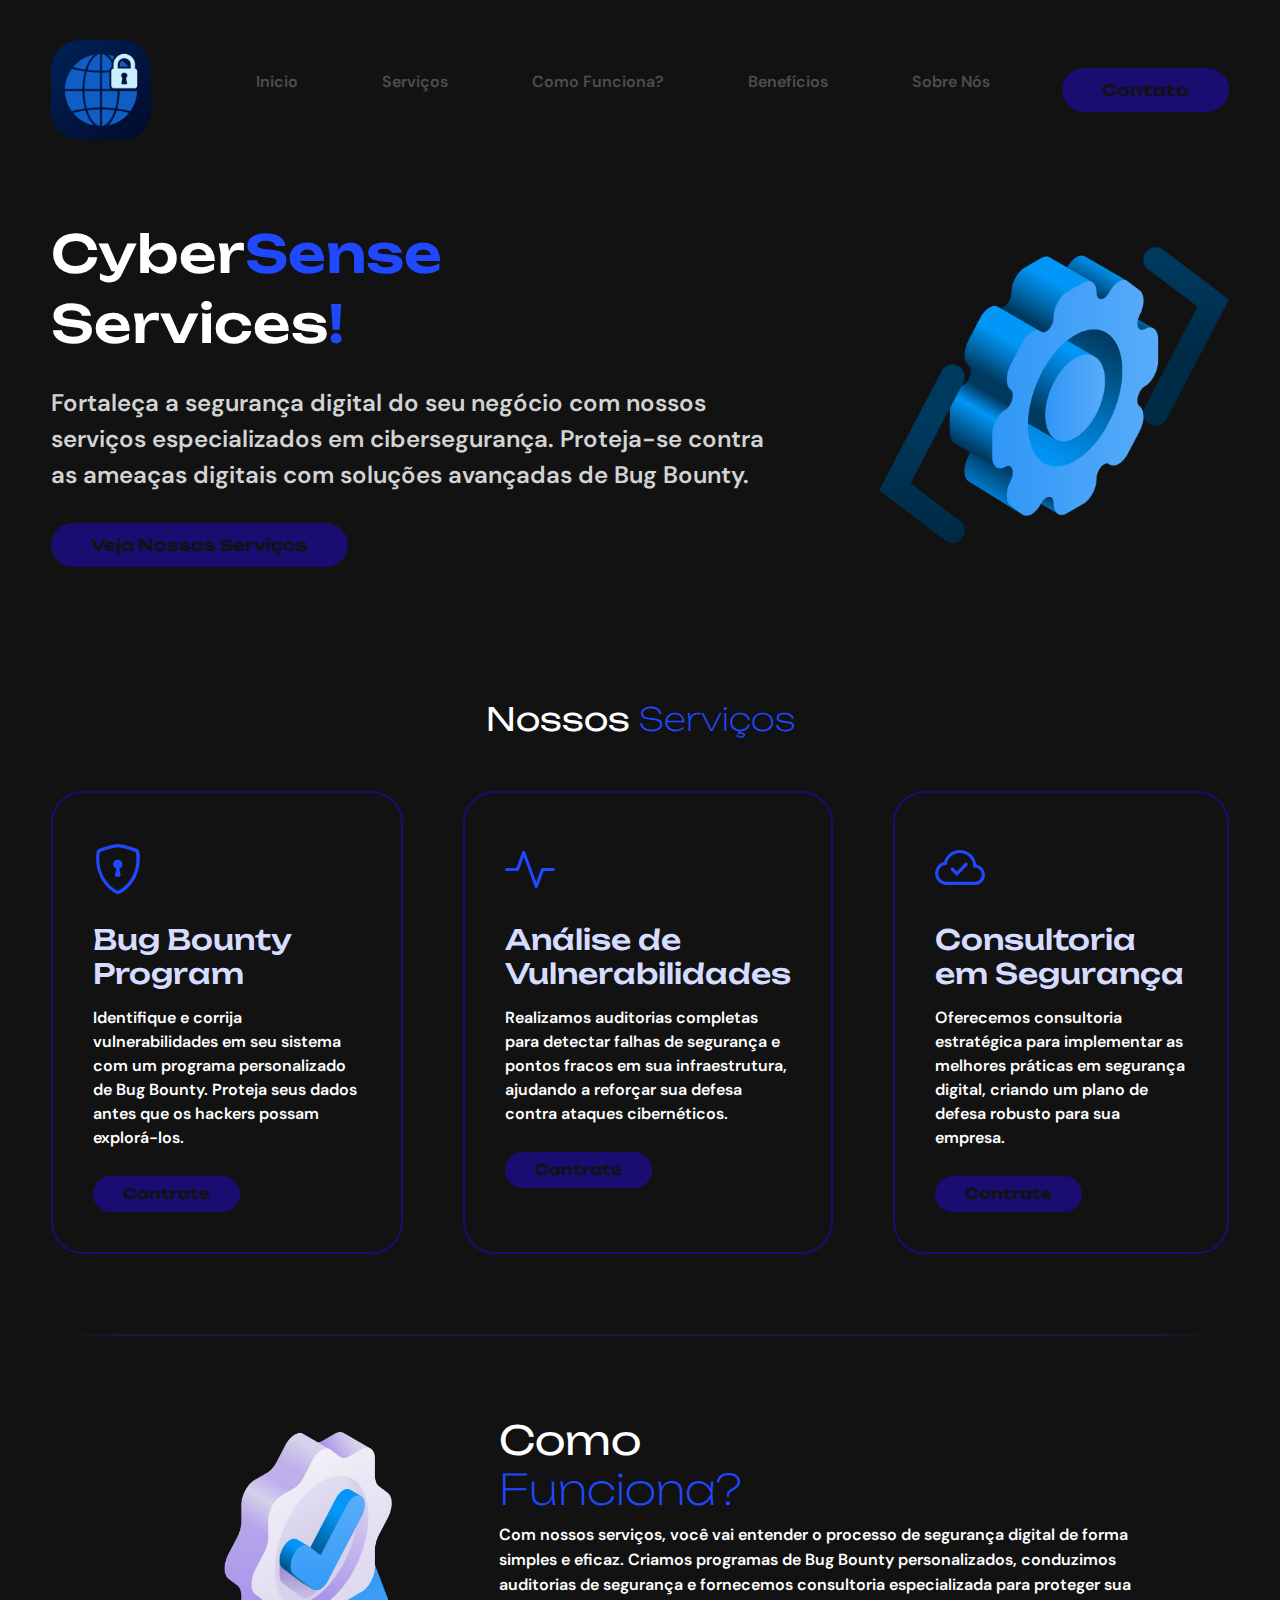
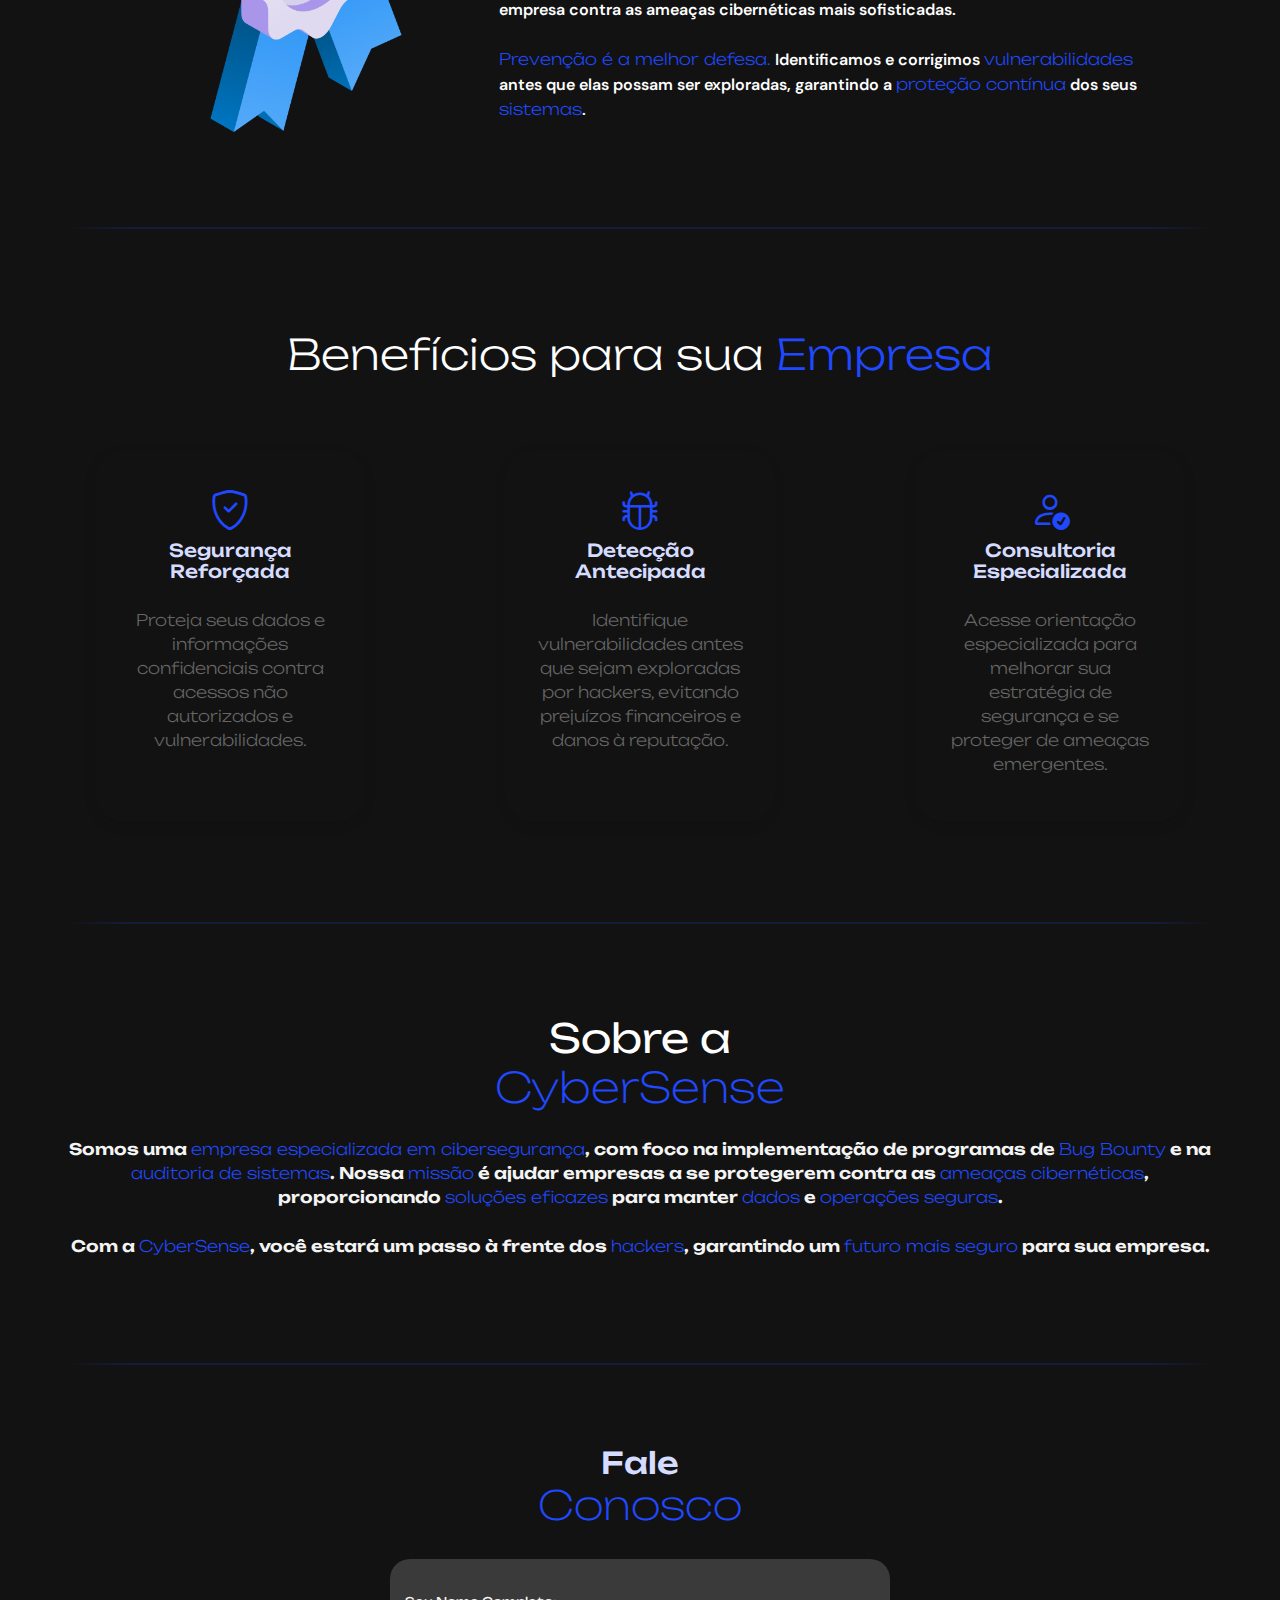
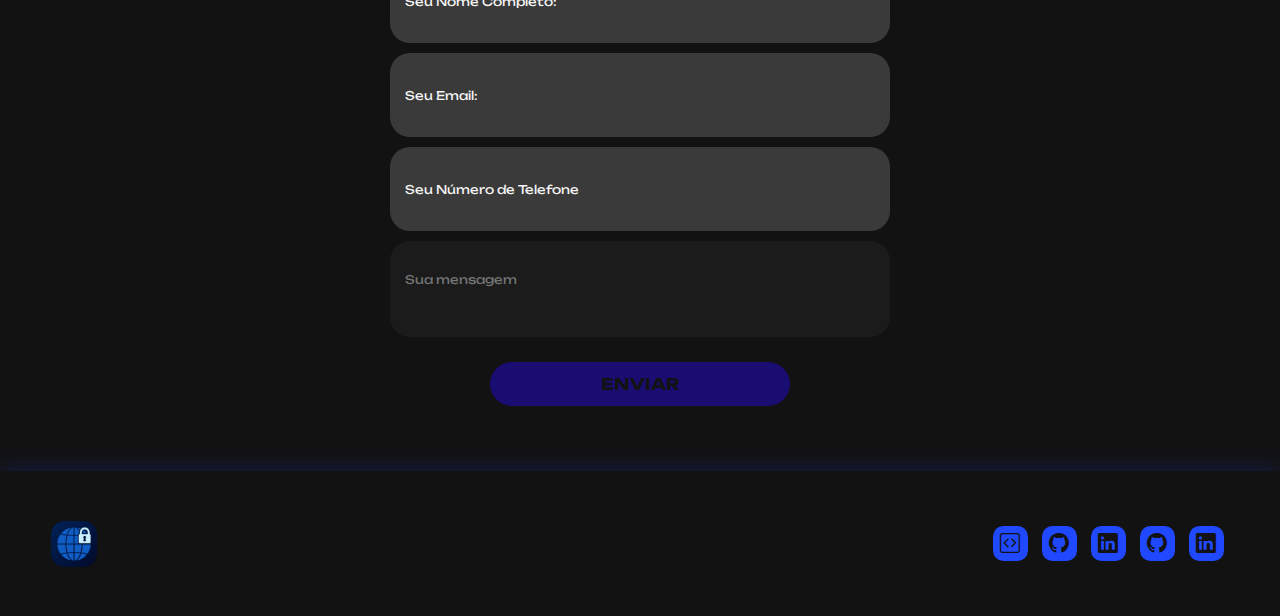
<file: CyberSense/src/pages/p-company/index.html>
<!DOCTYPE html>
<html lang="pt-br">
    <head>
        <meta charset="UTF-8">
        <meta name="viewport" content="width=device-width, initial-scale=1.0">
        <!-- Google Fonts-->
        <link rel="preconnect" href="https://fonts.googleapis.com">
        <link rel="preconnect" href="https://fonts.gstatic.com" crossorigin>
        <link href="https://fonts.googleapis.com/css2?family=DM+Sans:ital,opsz,wght@0,9..40,100..1000;1,9..40,100..1000&family=Unbounded:wght@200..900&display=swap" rel="stylesheet">
        <!-- Fim Google Fonts-->
        <!-- Bootstrap -->
        <link href="https://cdn.jsdelivr.net/npm/bootstrap@5.3.3/dist/css/bootstrap.min.css" rel="stylesheet" integrity="sha384-QWTKZyjpPEjISv5WaRU9OFeRpok6YctnYmDr5pNlyT2bRjXh0JMhjY6hW+ALEwIH" crossorigin="anonymous">
        <!-- Fim Bootstrap -->
        <!-- Bootstrap Icons -->
        <link href="https://cdn.jsdelivr.net/npm/bootstrap-icons/font/bootstrap-icons.css" rel="stylesheet">
        <!-- Fim Bootstrap Icons -->
        <link rel="stylesheet" href="../../styles/p-company.css">
        <link rel="icon" href="../../../public/images/icon/icon1.png" type="image/png">
        <title>CyberSense - Soluções em Cibersegurança</title>
    </head>
    
<body>

    <header>
        <div class="interface">
            <div class="logo">
                <a href="../../../index.html">
                    <img src="../../../public/images/icon/icon1.png" alt="Logo CyberSense">
                </a>
            </div><!-- logo -->

            <nav class="menu-desktop">
                <ul>
                    <li><a href="../../../index.html">Inicio</a></li>
                    <li><a href="#">Serviços</a></li>
                    <li><a href="#">Como Funciona?</a></li>
                    <li><a href="#">Benefícios</a></li>
                    <li><a href="#">Sobre Nós</a></li>
                </ul>
            </nav>
        
            <div class="btn-contato">
                <a href="#fale-conosco">
                    <button>Contato</button>
                </a>
            </div>
            
        </div><!-- interface -->
    </header>
    
    <main>
        <section class="topo-do-site"> 
            <div class="interface">
                <div class="flex">
                    <div class="txt-topo-site">
                        <h1>Cyber<span>Sense</span></h1><h1>Services<span>!</span></h1>
                        <p>Fortaleça a segurança digital do seu negócio com nossos serviços especializados em cibersegurança. Proteja-se contra as ameaças digitais com soluções avançadas de Bug Bounty.</p>
                        
                        <div class="btn-contato">
                            <button id="btnNosContrate">Veja Nossos Serviços</button>
                        </div>
                        
                    </div><!-- txt-topo-site -->

                    <div class="img-topo-site">
                        <img src="../../../public/images/icon/des.png" alt="Garantia de Segurança">
                    </div><!-- img-topo-site -->
                </div><!-- flex -->
            </div><!-- interface -->
        </section><!-- topo-do-site -->

        <section class="projetos">
            <div class="interface">
                <h2 class="titulo">Nossos <span>Serviços</span></h2>
                <div class="flex">
                    <!-- Box de Serviço 1: Bug Bounty -->
                    <div class="projetos-box">
                        <i class="bi bi-shield-lock"></i>
                        <h3>Bug Bounty Program</h3>
                        <p>Identifique e corrija vulnerabilidades em seu sistema com um programa personalizado de Bug Bounty. Proteja seus dados antes que os hackers possam explorá-los.</p>
                        <div class="btn-tester-container">
                            <a href="#">
                                <button class="btn btn-tester">Contrate</button>
                            </a>
                        </div>
                    </div><!-- projetos-box -->
                    <!-- Box de Serviço 2: Análise de Vulnerabilidades -->
                    <div class="projetos-box">
                        <i class="bi bi-activity"></i>
                        <h3>Análise de Vulnerabilidades</h3>
                        <p>Realizamos auditorias completas para detectar falhas de segurança e pontos fracos em sua infraestrutura, ajudando a reforçar sua defesa contra ataques cibernéticos.</p>
                        <div class="btn-tester-container">
                            <a href="#">
                                <button class="btn btn-tester">Contrate</button>
                            </a>
                        </div>
                    </div><!-- projetos-box -->
                    <!-- Box de Serviço 3: Consultoria em Segurança -->
                    <div class="projetos-box">
                        <i class="bi bi-cloud-check"></i>
                        <h3>Consultoria em Segurança</h3>
                        <p>Oferecemos consultoria estratégica para implementar as melhores práticas em segurança digital, criando um plano de defesa robusto para sua empresa.</p>
                        <div class="btn-tester-container">
                            <a href="#">
                                <button class="btn btn-tester">Contrate</button>
                            </a>
                        </div>
                    </div><!-- projetos-box -->
                </div><!-- flex -->
            </div><!-- interface -->
        </section><!-- projetos -->

        <hr class="linha-divisoria">

        <section class="visao-cliente">
            <div class="interface">
                <div class="flex">
                    <div class="img-visao-cliente">
                        <img src="../../../public/images/icon/ck.png" alt="Como Funciona">
                    </div><!-- img-como-funciona -->

                    <div class="txt-visao-cliente">
                        <h2>Como <span>Funciona?</span></h2>
                        <p1>Com nossos serviços, você vai entender o processo de segurança digital de forma simples e eficaz. Criamos programas de Bug Bounty personalizados, conduzimos auditorias de segurança e fornecemos consultoria especializada para proteger sua empresa contra as ameaças cibernéticas mais sofisticadas.</p>
                        <p1><strong class="highlight">Prevenção é a melhor defesa.</strong> Identificamos e corrigimos <strong class="highlight">vulnerabilidades</strong> antes que elas possam ser exploradas, garantindo a <strong class="highlight">proteção contínua</strong> dos seus <strong class="highlight">sistemas</strong>.</p>
                    </div><!-- txt-como-funciona -->
                </div><!-- flex -->
            </div><!-- interface -->
        </section><!-- como-funciona -->
        
        <hr class="linha-divisoria">
        <section class="beneficios-empresa">
            <div class="interface-empresa">
                <h2 class="titulo-empresa">Benefícios para sua <span>Empresa</span></h2>
                <div class="flex-empresa">
                    <div class="beneficio-item-empresa">
                        <i class="bi bi-shield-check"></i>
                        <h3>Segurança Reforçada</h3>
                        <p>Proteja seus dados e informações confidenciais contra acessos não autorizados e vulnerabilidades.</p>
                    </div>
                    <div class="beneficio-item-empresa">
                        <i class="bi bi-bug"></i>
                        <h3>Detecção Antecipada</h3>
                        <p>Identifique vulnerabilidades antes que sejam exploradas por hackers, evitando prejuízos financeiros e danos à reputação.</p>
                    </div>
                    <div class="beneficio-item-empresa">
                        <i class="bi bi-person-check"></i>
                        <h3>Consultoria Especializada</h3>
                        <p>Acesse orientação especializada para melhorar sua estratégia de segurança e se proteger de ameaças emergentes.</p>
                    </div>
                </div><!-- flex-empresa -->
            </div><!-- interface-empresa -->
        </section><!-- beneficios-empresa -->        

        <hr class="linha-divisoria">
        
        <section class="sobre">
            <div class="interface">
                <h2 style="text-align: center;">Sobre a <span>CyberSense</span></h2>
                <p>Somos uma <strong class="highlight">empresa especializada em cibersegurança</strong>, com foco na implementação de programas de <strong class="highlight">Bug Bounty</strong> e na <strong class="highlight">auditoria de sistemas</strong>. Nossa <strong class="highlight">missão</strong> é ajudar empresas a se protegerem contra as <strong class="highlight">ameaças cibernéticas</strong>, proporcionando <strong class="highlight">soluções eficazes</strong> para manter <strong class="highlight">dados</strong> e <strong class="highlight">operações seguras</strong>.</p>
                <p>Com a <strong class="highlight">CyberSense</strong>, você estará um passo à frente dos <strong class="highlight">hackers</strong>, garantindo um <strong class="highlight">futuro mais seguro</strong> para sua empresa.</p>
            </div><!-- interface -->
        </section><!-- sobre -->

        <hr class="linha-divisoria">
        
        <section id="fale-conosco" class="formulario">
            <div class="interface">
                <h2 style="text-align: center;">Fale <span>Conosco</span></h2>

                <form action="">
                    <input type="text" name="nome" id="nome" placeholder="Seu Nome Completo:" required>
                    <input type="email" name="email" id="email" placeholder="Seu Email:" required>
                    <input type="tel" name="telefone" id="telefone" placeholder="Seu Número de Telefone">
                    <textarea name="mensagem" id="mensagem" placeholder="Sua mensagem" required></textarea>
                    <div class="btn-enviar"><input type="submit" value="ENVIAR"></div>
                </form>

            </div><!-- interface -->
        </section><!-- formulario -->

    </main>
    
    <footer>
        <div class="interface">
            <div class="line-footer">
                <div class="flex">
                    <div class="logo-footer">
                        <img src="../../../public/images/icon/icon1.png" alt="CyberSense-Project">
                    </div><!--logo-footer-->
                    <div class="btn-social">
                        <a href="https://github.com/sous4sec/CyberSense-Project" target="_blank"><button><i class="bi bi-code-square"></i></button></a>
                        <a href="https://github.com/sous4sec" target="_blank"><button><i class="bi bi-github"></i></button></a>
                        <a href="https://www.linkedin.com/in/matheussousa-l" target="_blank"><button><i class="bi bi-linkedin"></i></button></a>
                        <a href="https://github.com/MarcusLopesDEV" target="_blank"><button><i class="bi bi-github"></i></button></a>
                        <a href="https://www.linkedin.com/in/marcus-vinicius-gon%C3%A7alves-lopes-0671ab353/" target="_blank"><button><i class="bi bi-linkedin"></i></button></a>
                    </div>
                </div>
            </div><!--line-footer-->
    </footer>
    
    <script src="../../scripts/p-company.js"></script>
</body>
</html>
</file>
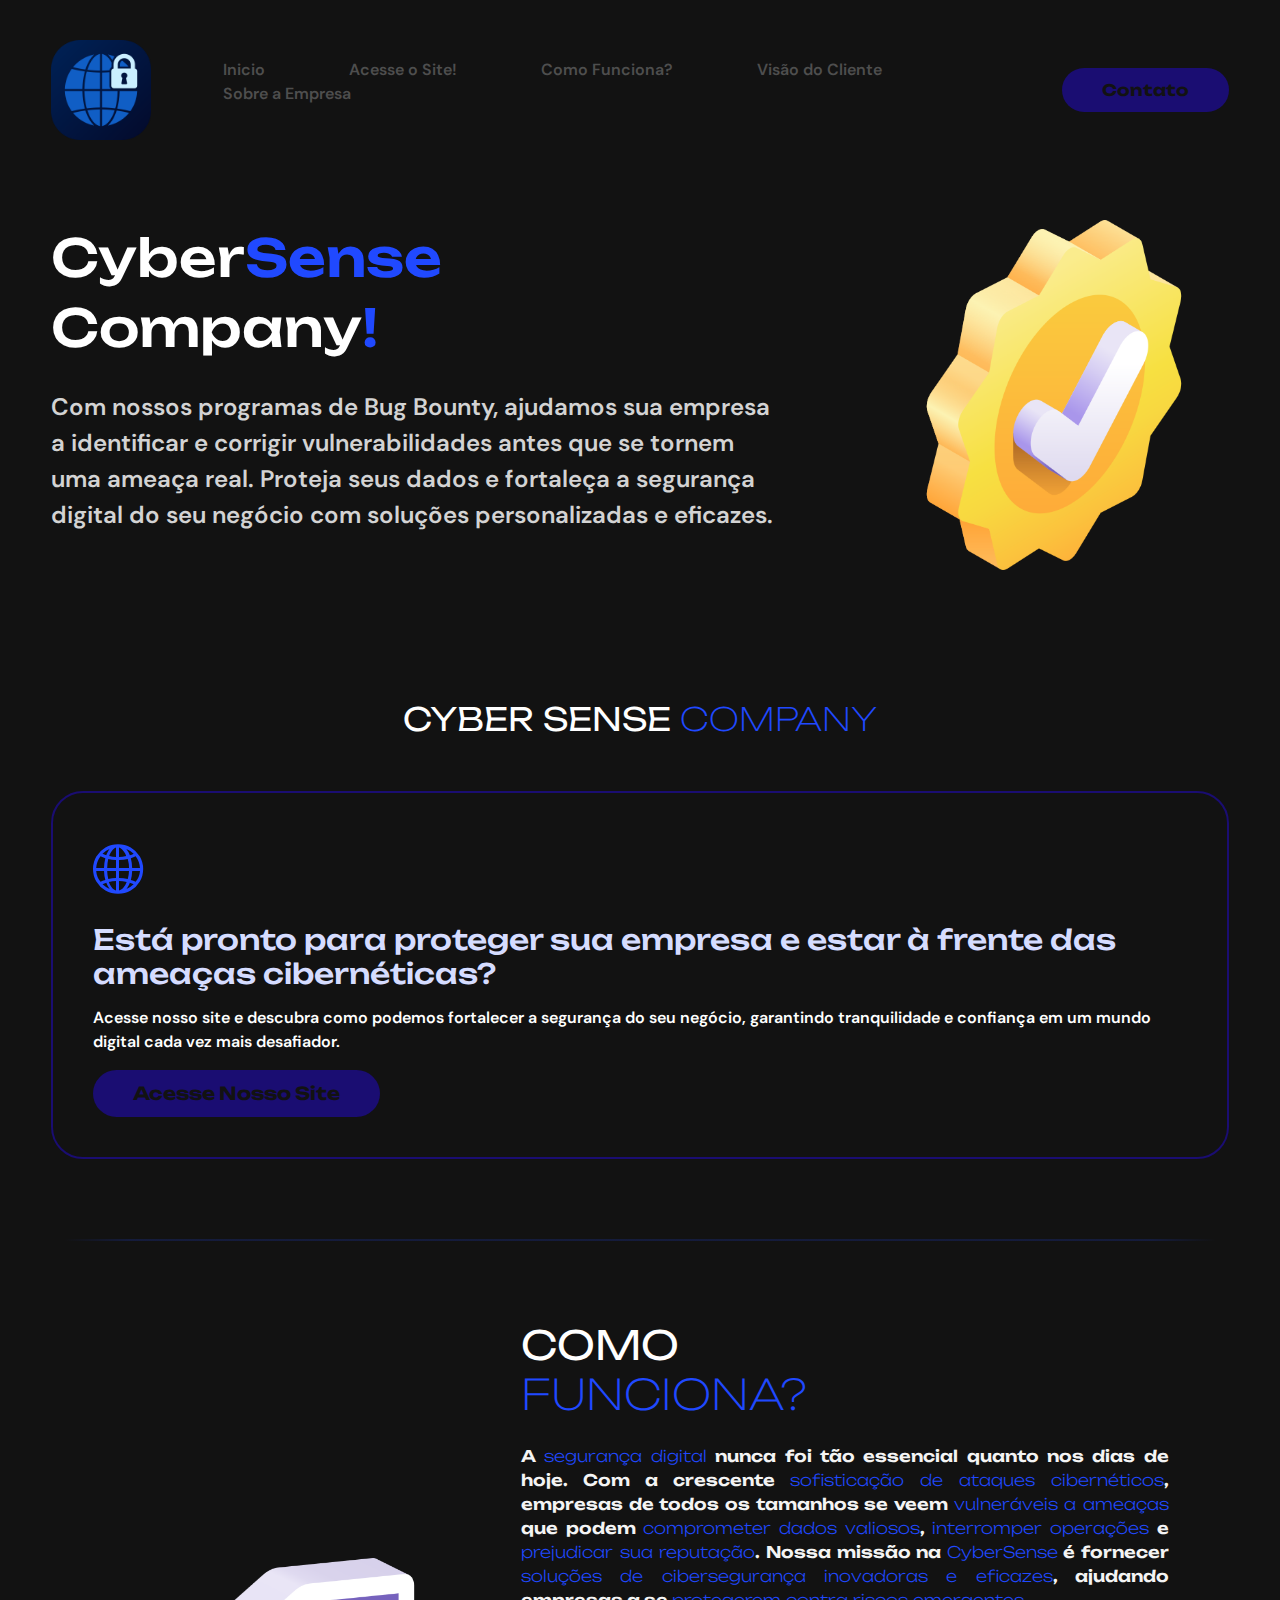
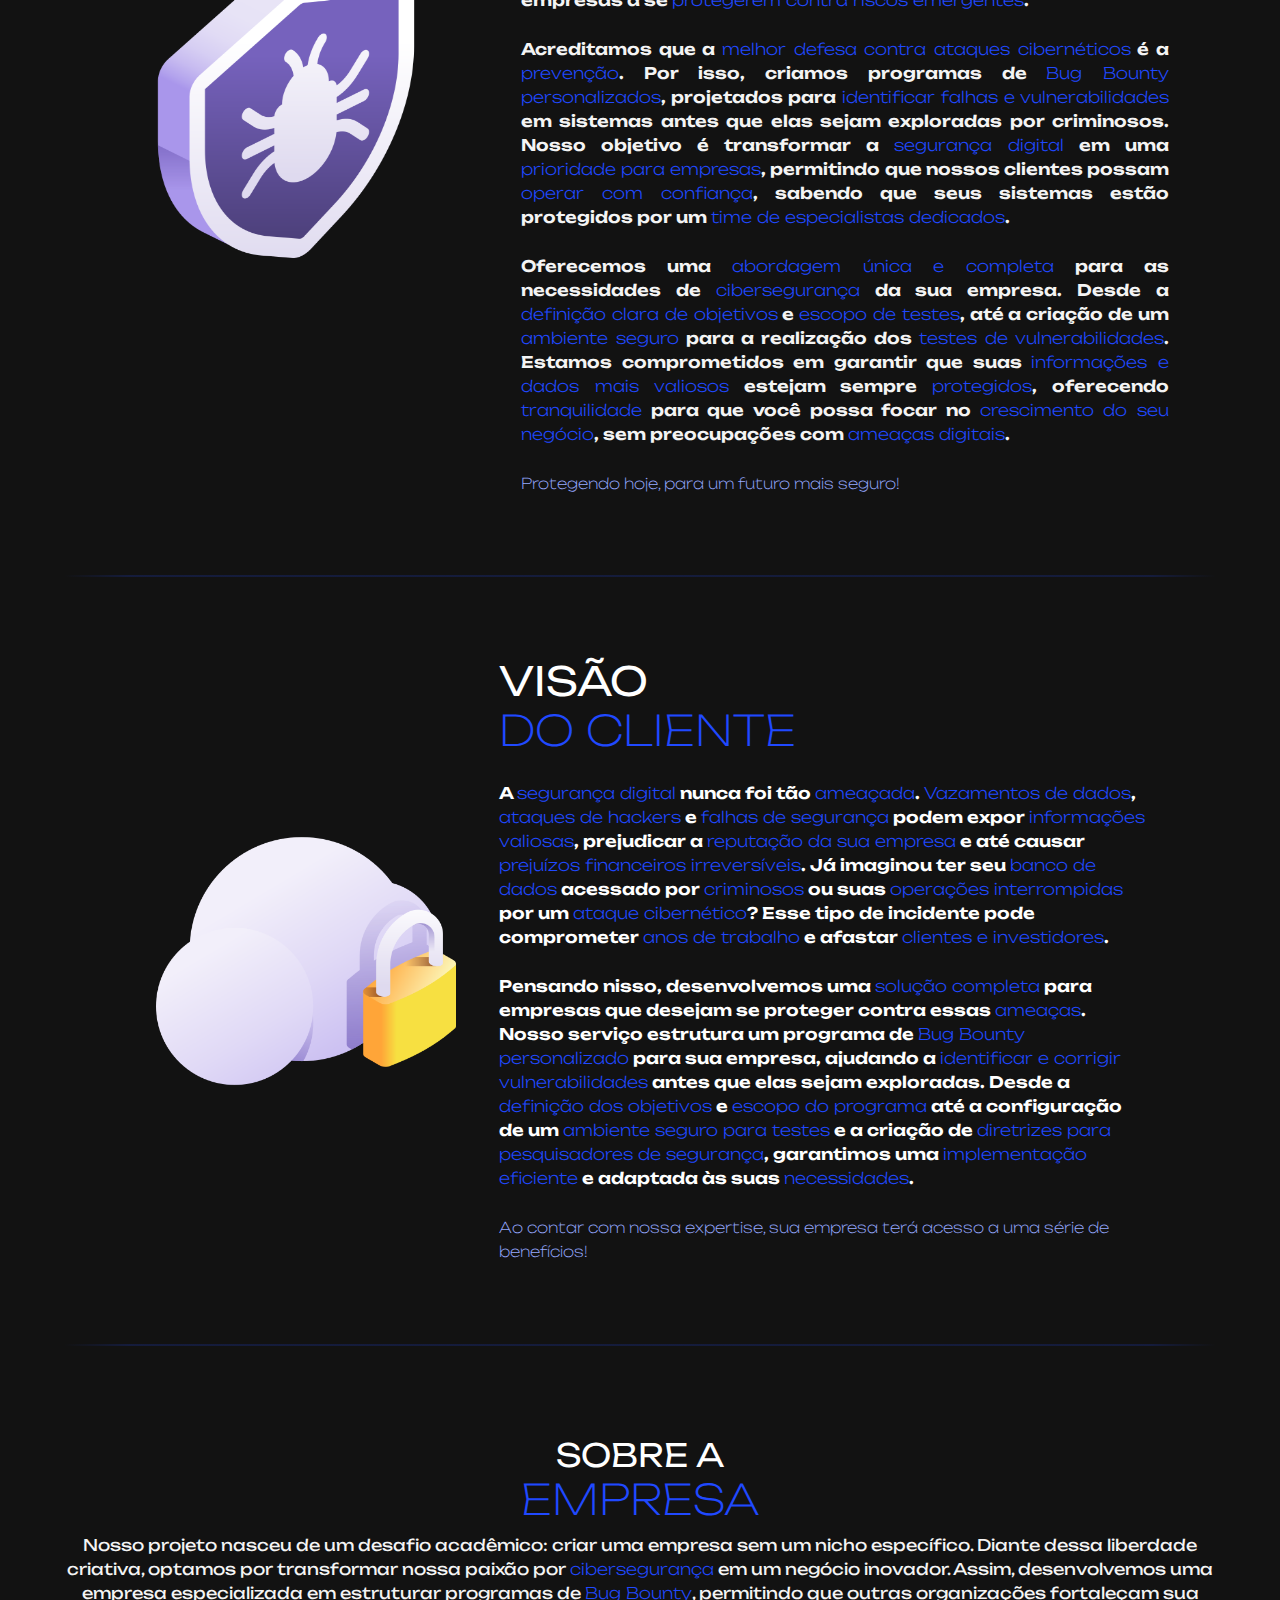
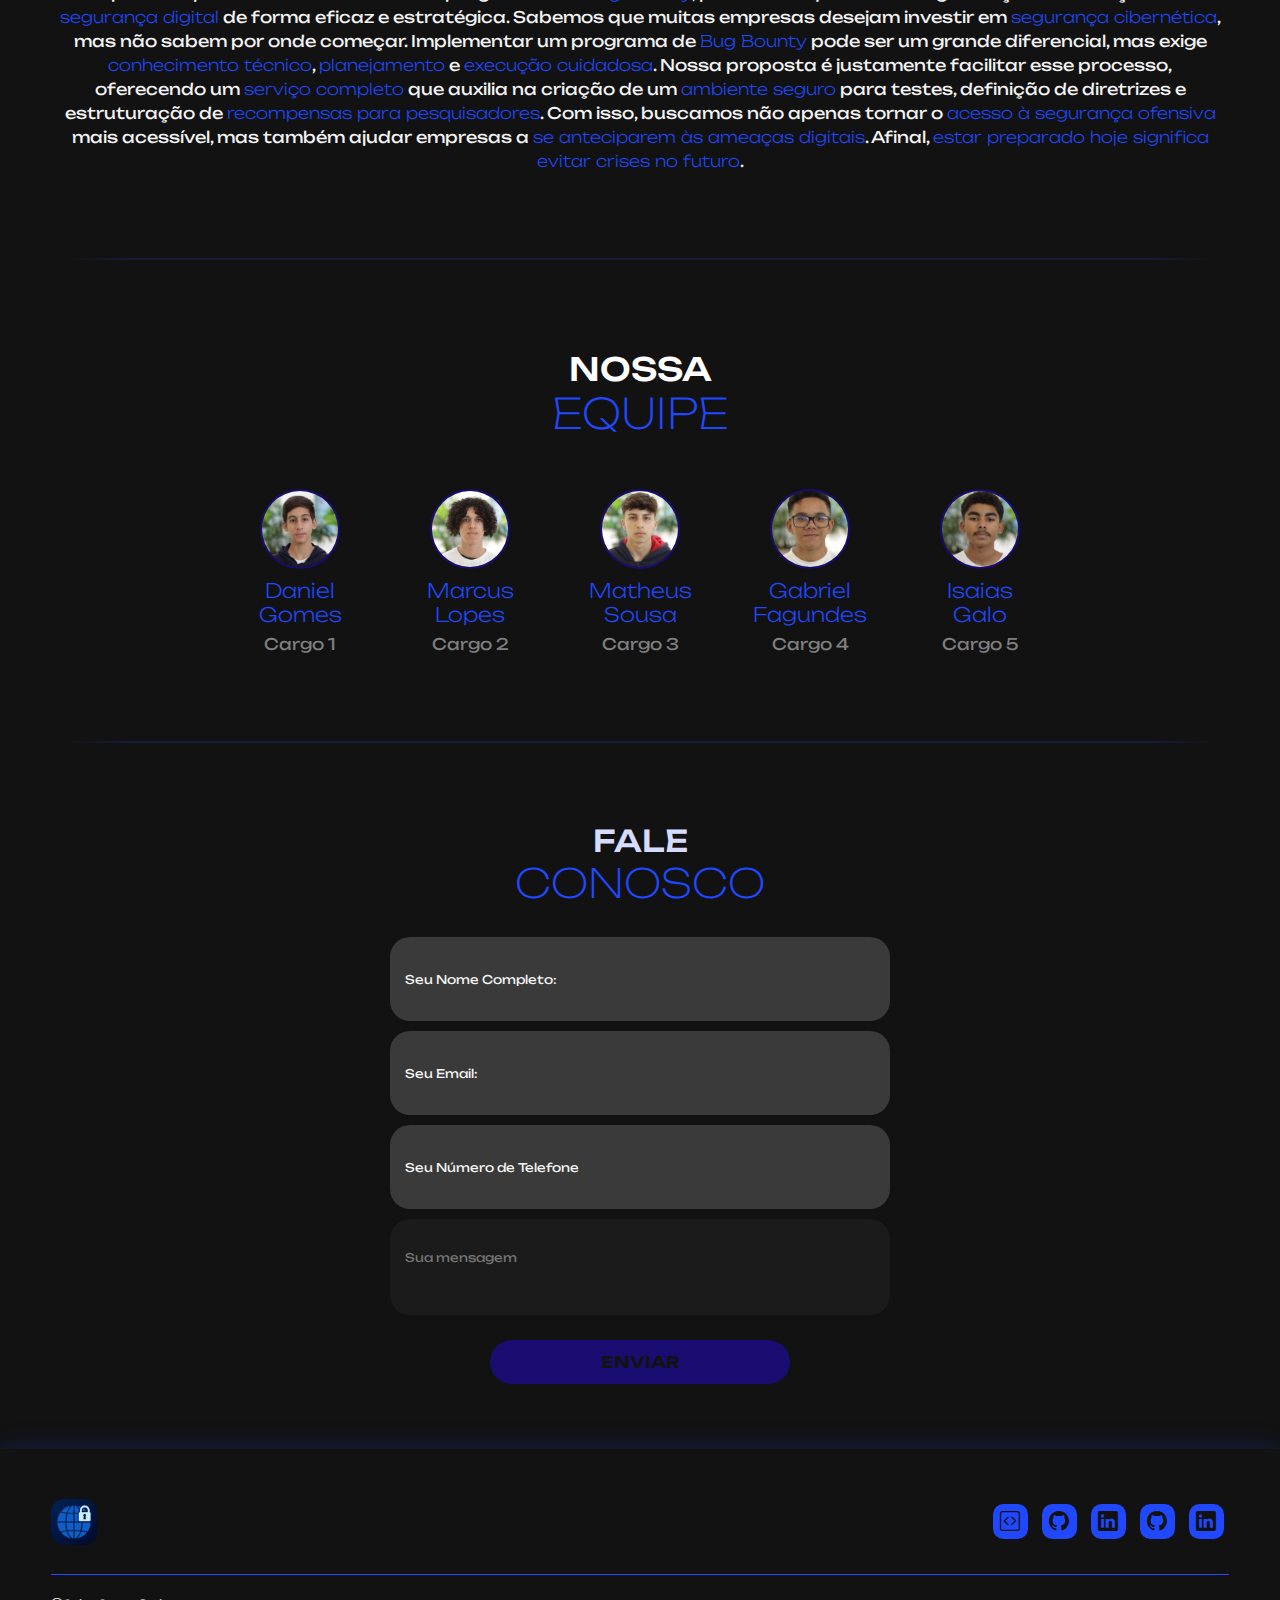
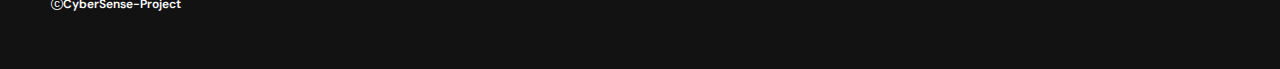
<file: CyberSense/src/pages/p-emp/index.html>
<!DOCTYPE html>
<html lang="pt-br">
    <head>
        <meta charset="UTF-8">
        <meta name="viewport" content="width=device-width, initial-scale=1.0">
        <!-- Google Fonts-->
        <link rel="preconnect" href="https://fonts.googleapis.com">
        <link rel="preconnect" href="https://fonts.gstatic.com" crossorigin>
        <link href="https://fonts.googleapis.com/css2?family=DM+Sans:ital,opsz,wght@0,9..40,100..1000;1,9..40,100..1000&family=Unbounded:wght@200..900&display=swap" rel="stylesheet">
        <!--Fim Google Fonts-->
        <!--BootStrap-->
        <link href="https://cdn.jsdelivr.net/npm/bootstrap@5.3.3/dist/css/bootstrap.min.css" rel="stylesheet" integrity="sha384-QWTKZyjpPEjISv5WaRU9OFeRpok6YctnYmDr5pNlyT2bRjXh0JMhjY6hW+ALEwIH" crossorigin="anonymous">
        <!--FimBootStrap-->
        <!--Bootstrap Icons-->
        <link href="https://cdn.jsdelivr.net/npm/bootstrap-icons/font/bootstrap-icons.css" rel="stylesheet">
        <!--Fim Bootstrap Icons-->
        <link rel="stylesheet" href="../../styles/p-emp.css">
        <link rel="icon" href="../../../public/images/icon/icon1.png" type="image/png"> <!-- Adicionado o ícone na aba do navegador -->
        <title>CyberSense</title>
    </head>
    
<body>

    <header>
        <div class="interface">
            <div class="logo">
                <a href="../../../index.html">
                    <img src="../../../public/images/icon/icon1.png" alt="Logo CyberSense">
                </a>
            </div><!--logo-->

            <nav class="menu-desktop">
                <ul>
                    <li><a href="../../../index.html">Inicio</a></li>
                    <li><a href="#">Acesse o Site!</a></li>
                    <li><a href="#">Como Funciona?</a></li>
                    <li><a href="#">Visão do Cliente</a></li>
                    <li><a href="#">Sobre a Empresa</a></li>
                </ul>
            </nav>
        
            <div class="btn-contato">
                <a href="#fale-conosco">
                    <button>Contato</button>
                </a>
            </div>
            
        </div><!--interface-->
    </header>
    
    <main>
        <section class="topo-do-site"> 
            <div class="interface">
                <div class="flex">
                    <div class="txt-topo-site">
                        <h1>Cyber<span>Sense</span></h1><h1>Company<span>!</span></h1>
                        <p>Com nossos programas de Bug Bounty, ajudamos sua empresa a identificar e corrigir vulnerabilidades antes que se tornem uma ameaça real. Proteja seus dados e fortaleça a segurança digital do seu negócio com soluções personalizadas e eficazes.</p>
                        
                        <div class="btn-contato">
                            <a href="#fale-conosco">
                                
                            </a>
                        </div>
                    </div><!--txt-topo-site-->

                    <div class="img-topo-site">
                        <img src="../../../public/images/icon/garantia.png" alt="">
                    </div><!--img-topo-site-->
                </div><!--flex-->
            </div><!--interface-->
        </section><!--topo-do-site-->
        
        <section class="projetos">
            <div class="interface">
                <h2 class="titulo">CYBER SENSE <span>COMPANY</span></h2>
                <div class="flex">
                    <!-- Box do BruteForce Tester -->
                    <div class="projetos-box">
                        <i class="bi bi-globe2"></i>
                        <h3>Está pronto para proteger sua empresa e estar à frente das ameaças cibernéticas?</h3>
                        <p>Acesse nosso site e descubra como podemos fortalecer a segurança do seu negócio, garantindo tranquilidade e confiança em um mundo digital cada vez mais desafiador.
                        <div class="btn-tester-container">
                            <a href="../../pages/p-company/index.html">
                                    <button class="btn btn-tester">Acesse Nosso Site</button>
                                </div>
                            </a>
                        </div>
                    </div>
                </div><!--flex-->
            </div><!--interface-->
        </section><!--Projetos-->
        <hr class="linha-divisoria">
        <section class="quem-somos">
            <div class="interface">
                <div class="flex">
                    <div class="img-quem-somos">
                        <img src="../../../public/images/icon/bug.png">
                    </div><!--img-quem-somos-->

                    <div class="txt-quem-somos">
                        <h2>COMO <span>FUNCIONA?</span></h2>
                        <p>
                            A <strong class="highlight">segurança digital</strong> nunca foi tão essencial quanto nos dias de hoje. Com a crescente <strong class="highlight">sofisticação de ataques cibernéticos</strong>, empresas de todos os tamanhos se veem <strong class="highlight">vulneráveis a ameaças</strong> que podem <strong class="highlight">comprometer dados valiosos</strong>, <strong class="highlight">interromper operações</strong> e <strong class="highlight">prejudicar sua reputação</strong>. Nossa missão na <strong class="highlight">CyberSense</strong> é fornecer <strong class="highlight">soluções de cibersegurança inovadoras e eficazes</strong>, ajudando empresas a se <strong class="highlight">protegerem contra riscos emergentes</strong>.
                        </p>
                        <p>
                            Acreditamos que a <strong class="highlight">melhor defesa contra ataques cibernéticos</strong> é a <strong class="highlight">prevenção</strong>. Por isso, criamos programas de <strong class="highlight">Bug Bounty personalizados</strong>, projetados para <strong class="highlight">identificar falhas e vulnerabilidades</strong> em sistemas antes que elas sejam exploradas por criminosos. Nosso objetivo é transformar a <strong class="highlight">segurança digital</strong> em uma <strong class="highlight">prioridade para empresas</strong>, permitindo que nossos clientes possam <strong class="highlight">operar com confiança</strong>, sabendo que seus sistemas estão protegidos por um <strong class="highlight">time de especialistas dedicados</strong>.
                        </p>
                        <p>
                            Oferecemos uma <strong class="highlight">abordagem única e completa</strong> para as necessidades de <strong class="highlight">cibersegurança</strong> da sua empresa. Desde a <strong class="highlight">definição clara de objetivos</strong> e <strong class="highlight">escopo de testes</strong>, até a criação de um <strong class="highlight">ambiente seguro</strong> para a realização dos <strong class="highlight">testes de vulnerabilidades</strong>. Estamos comprometidos em garantir que suas <strong class="highlight">informações e dados mais valiosos</strong> estejam sempre <strong class="highlight">protegidos</strong>, oferecendo <strong class="highlight">tranquilidade</strong> para que você possa focar no <strong class="highlight">crescimento do seu negócio</strong>, sem preocupações com <strong class="highlight">ameaças digitais</strong>.
                        </p>
                        <p2>Protegendo hoje, para um futuro mais seguro!</p2>
                        <div class="btn-social">

                    </div><!--txt-quem-somos-->
                </div><!--flex-->
            </div><!--interface-->
        </section><!--quem-somos-->
        
        <hr class="linha-divisoria">
        <section class="visao-cliente">
            <div class="interface">
                <div class="flex">
                    <div class="img-visao-cliente">
                        <img src="../../../public/images/icon/cloud.png" alt="Visão do Cliente">
                    </div><!--img-visao-cliente-->
        
                    <div class="txt-visao-cliente">
                        <h2>VISÃO <span>DO CLIENTE</span></h2>
                        <p>
                            A <strong class="highlight">segurança digital</strong> nunca foi tão <strong class="highlight">ameaçada</strong>. <strong class="highlight">Vazamentos de dados</strong>, <strong class="highlight">ataques de hackers</strong> e <strong class="highlight">falhas de segurança</strong> podem expor <strong class="highlight">informações valiosas</strong>, prejudicar a <strong class="highlight">reputação da sua empresa</strong> e até causar <strong class="highlight">prejuízos financeiros irreversíveis</strong>. Já imaginou ter seu <strong class="highlight">banco de dados</strong> acessado por <strong class="highlight">criminosos</strong> ou suas <strong class="highlight">operações interrompidas</strong> por um <strong class="highlight">ataque cibernético</strong>? Esse tipo de incidente pode comprometer <strong class="highlight">anos de trabalho</strong> e afastar <strong class="highlight">clientes e investidores</strong>.
                        </p>
                        <p>
                            Pensando nisso, desenvolvemos uma <strong class="highlight">solução completa</strong> para empresas que desejam se proteger contra essas <strong class="highlight">ameaças</strong>. Nosso serviço estrutura um programa de <strong class="highlight">Bug Bounty personalizado</strong> para sua empresa, ajudando a <strong class="highlight">identificar e corrigir vulnerabilidades</strong> antes que elas sejam exploradas. Desde a <strong class="highlight">definição dos objetivos</strong> e <strong class="highlight">escopo do programa</strong> até a configuração de um <strong class="highlight">ambiente seguro para testes</strong> e a criação de <strong class="highlight">diretrizes para pesquisadores de segurança</strong>, garantimos uma <strong class="highlight">implementação eficiente</strong> e adaptada às suas <strong class="highlight">necessidades</strong>.
                        </p>
                        <p2>Ao contar com nossa expertise, sua empresa terá acesso a uma série de benefícios!</p2>
                    </div><!--txt-visao-cliente-->
                </div><!--flex-->
            </div><!--interface-->
        </section><!--visao-cliente-->

        <hr class="linha-divisoria">
        <section class="sobre">
            <div class="interface">
                <div class="flex">
                    <div class="txt-sobre">
                        <h2 style="text-align: center;">SOBRE A <span>EMPRESA</span></h2>
                        <p>
                            Nosso projeto nasceu de um desafio acadêmico: criar uma empresa sem um nicho específico. Diante dessa liberdade criativa, optamos por transformar nossa paixão por <strong class="highlight">cibersegurança</strong> em um negócio inovador. Assim, desenvolvemos uma empresa especializada em estruturar programas de <strong class="highlight">Bug Bounty</strong>, permitindo que outras organizações fortaleçam sua <strong class="highlight">segurança digital</strong> de forma eficaz e estratégica.

Sabemos que muitas empresas desejam investir em <strong class="highlight">segurança cibernética</strong>, mas não sabem por onde começar. Implementar um programa de <strong class="highlight">Bug Bounty</strong> pode ser um grande diferencial, mas exige <strong class="highlight">conhecimento técnico</strong>, <strong class="highlight">planejamento</strong> e <strong class="highlight">execução cuidadosa</strong>. Nossa proposta é justamente facilitar esse processo, oferecendo um <strong class="highlight">serviço completo</strong> que auxilia na criação de um <strong class="highlight">ambiente seguro</strong> para testes, definição de diretrizes e estruturação de <strong class="highlight">recompensas para pesquisadores</strong>.

Com isso, buscamos não apenas tornar o <strong class="highlight">acesso à segurança ofensiva</strong> mais acessível, mas também ajudar empresas a <strong class="highlight">se anteciparem às ameaças digitais</strong>. Afinal, <strong class="highlight">estar preparado hoje significa evitar crises no futuro</strong>.
                        </p>
                    </div><!--txt-sobre-->
                </div><!--flex-->
            </div><!--interface-->
        </section><!--sobre-->

        <hr class="linha-divisoria">
        <section class="equipe">
            <div class="interface">
                <div class="flex">
                    <div class="txt-equipe">
                        <h2 style="text-align: center;">NOSSA <span>EQUIPE</span></h2>
                        <div class="equipe-container">
                            <div class="membro">
                                <a href="https://www.linkedin.com/in/daniel-oliveira18/" target="_blank">
                                    <img src="../../../public/images/pfp/dg.jpeg" alt="Nome 1">
                                    <h3>Daniel <br> Gomes</h3>
                                </a>
                                <p>Cargo 1</p>
                            </div>
                            <div class="membro">
                                <a href="https://www.linkedin.com/in/marcus-vinicius-gon%C3%A7alves-lopes-0671ab353/" target="_blank">
                                    <img src="../../../public/images/pfp/ml.jpeg" alt="Nome 2">
                                    <h3>Marcus <br> Lopes</h3>
                                </a>
                                <p>Cargo 2</p>
                            </div>
                            <div class="membro">
                                <a href="https://www.linkedin.com/in/matheussousa-l/" target="_blank">
                                    <img src="../../../public/images/pfp/ms.jpeg" alt="Nome 3">
                                    <h3>Matheus <br> Sousa</h3>
                                </a>
                                <p>Cargo 3</p>
                            </div>
                            <div class="membro">
                                <a href="https://www.linkedin.com/in/gabriel-fagundes-03335725b/" target="_blank">
                                    <img src="../../../public/images/pfp/gf.jpeg" alt="Nome 4">
                                    <h3>Gabriel <br> Fagundes</h3>
                                </a>
                                <p>Cargo 4</p>
                            </div>
                            <div class="membro">
                                <a href="LINK-PERFIL-LINKEDIN-5" target="_blank">
                                    <img src="../../../public/images/pfp/ig.jpeg" alt="Nome 5">
                                    <h3>Isaias <br> Galo</h3>
                                </a>
                                <p>Cargo 5</p>
                            </div>
                        </div>
                    </div>
                </div>
            </div>
        </section>
                    </div><!--txt-sobre-->
                </div><!--flex-->
            </div><!--interface-->
        </section><!--sobre-->
        <hr class="linha-divisoria">
        <section id="fale-conosco" class="formulario">
            <div class="interface">
                <h2 style="text-align: center;">FALE<span>CONOSCO</span></h2>

                <form action="">
                    <input type="text" name="nome" id="nome" placeholder="Seu Nome Completo:" required>
                    <input type="email" name="email" id="email" placeholder="Seu Email:" required>
                    <input type="tel" name="telefone" id="telefone" placeholder="Seu Número de Telefone">
                    <textarea name="mensagem" id="mensagem" placeholder="Sua mensagem" required></textarea>
                    <div class="btn-enviar"><input type="submit" value="ENVIAR"></div>
                </form>

            </div>
        </section>
    </main>
    <footer>
        <div class="interface">
            <div class="line-footer">
                <div class="flex">
                    <div class="logo-footer">
                        <img src="../../../public/images/icon/icon1.png" alt="CyberSense-Project">
                    </div><!--logo-footer-->
                    <div class="btn-social">
                        <a href="https://github.com/sous4sec/CyberSense-Project" target="_blank"><button><i class="bi bi-code-square"></i></button></a>
                        <a href="https://github.com/sous4sec" target="_blank"><button><i class="bi bi-github"></i></button></a>
                        <a href="https://www.linkedin.com/in/matheussousa-l" target="_blank"><button><i class="bi bi-linkedin"></i></button></a>
                        <a href="https://github.com/MarcusLopesDEV" target="_blank"><button><i class="bi bi-github"></i></button></a>
                        <a href="https://www.linkedin.com/in/marcus-vinicius-gon%C3%A7alves-lopes-0671ab353/" target="_blank"><button><i class="bi bi-linkedin"></i></button></a>
                    </div>
                </div>
            </div><!--line-footer-->

            <div class="line-footer borda">
                <p><i class="bi bi-c-circle"></i>CyberSense-Project</p>
            </div><!--line-footer-->
        </div><!--interface-->
    </footer>

    <script src="../../scripts/p-emp.js"></script>
</body>
</html>
</file>
<file: src/styles/main/style.css>
/* ESTILO GERAL */
* {
    margin: 0;
    padding: 0;
    box-sizing: border-box;
    font-family: "DM Sans", serif;
    font-weight: 600;
}

body {
    background-color: #121212;
    height: 100vh;
}

.interface {
    max-width: 1280px;
    margin: 0 auto;
}

.flex{
    display: flex;
}

.btn-contato button,.btn-tester,
.btn-login button {
    padding: 10px 40px;
    font-size: 18px;
    font-weight: 700;
    color: #121212;
    background-color: #1a0d72;
    border: 0;
    border-radius: 30px;
    cursor: pointer;
    font-size: 16px;
    font-family: "Unbounded", serif;
    transition: .4s;
}

.btn-tester:hover {
    transition: 0.5s;
    box-shadow: 0px 0px 14px #2049ff70;
    transform: scale(1.05);
    color: #2049ff;
    background-color: #121212; 
}

h2.titulo{
    color: white;
    font-size: 32px;
    text-align: center;
}

h2.titulo span{
    color: #1a0d72;
}

.btn-contato button:hover,.btn-tester button:hover,
.btn-login button:hover {
    box-shadow: 0px 0px 20px #281d7270;
    transition: 0.3s;
    transform: scale(1.05);
}

.btn-social button:hover {
    box-shadow: 0px 0px 20px #2049ff4f;
    transition: 0.3s;
    transform: scale(1.05);
}

/* ESTILO CABECALHO */
header {
    padding: 40px 4%;
}

header > .interface {
    display: flex;
    align-items: center;
    justify-content: space-between;
}

header a {
    color: rgb(78, 78, 78);
    text-decoration: none;
    display: inline-block;
    transition: 0.2s;
    background: none; /* Remove o fundo */
}

header a:hover {
    color: lightgray;
    text-shadow: 0px 0px 15px rgba(255, 255, 255, 0.450);
    transform: scale(1.05);
}

header nav ul {
    list-style-type: none;
}

header nav ul li {
    display: inline-block;
    padding: 0 40px;
}

header .logo img {
    width: 100px; /* Ajuste o tamanho */
    height: auto;
}

/* ESTILO DO TOPO DO SITE*/

section.topo-do-site{
    padding: 40px 4%;
}

section.topo-do-site .flex{
    align-items: center;
    justify-content: center;
    gap: 90px;
}

.topo-do-site h1 {
    color: white;
    font-size: 52px;
    font-family: "Unbounded", serif;
}

.topo-do-site h1 span {
    color: #2049ff; /* Apenas muda a cor */
    font-size: 52px;
    font-family: "Unbounded", serif;
}

.txt-topo-site p {
    font-size: 24px;
    color: lightgray;
    margin: 30px 0;
    font-family: "DM Sans", serif;
}

.topo-do-site .img-topo-site img{
    width: 350px;
    position: relative;
    animation: flutuar 2s ease-in-out infinite alternate;
}

@keyframes flutuar{
    0%{
        top: 0;
    }
    100%{
        top: 30px;
    }
}

/* ESTILO DOS PROJETOS*/

section.projetos{
    margin-top: 50px;
    padding: 40px 4%;
} 

section.projetos .flex{
    gap: 60px;
}

section.projetos .projetos-box{
    color: rgb(255, 255, 255);
    padding: 40px;
    border-radius: 32px;
    border: 2px solid #1a0d72;
    margin-top: 45px;
    transition: 0.7s;
}

section.projetos .projetos-box:hover{
    transform: scale(1.05);
    box-shadow: 0 0 25px #3019c454;
    transition: 1s;
}

section.projetos .projetos-box i{
    font-size: 50px;
    color: #2049ff;
}

section.projetos .projetos-box h3{
    font-size: 42;
    margin: 15px 0;
    color: #d5dcff;
    font-family: "Unbounded", serif;
}

section.projetos span{
    color: #2049ff;
    font-weight: 200;
    font-family: "Unbounded", serif;
}

section.projetos h2{
    color: #ffffff;
    font-weight: 350;
    font-family: "Unbounded", serif;
}

/* ESTILO DOS QUEM SOMOS*/

section.quem-somos {
    padding: 40px 4%;
    text-align: left;
    margin-top: 30px;
}

section.quem-somos  .flex{
    align-items: center;
    gap: 60px;
}

.quem-somos .txt-quem-somos{
    color: #ffffff;
    font-family: "Unbounded", serif;
}

.quem-somos  .txt-quem-somos h2{
    color: #ffffff;
    font-weight: 350;
    font-size: 40px;
    font-family: "Unbounded", serif;
}

.quem-somos  .txt-quem-somos span{
    color: #2049ff;
    font-size: 42;
    font-weight: 200;
    font-family: "Unbounded", serif;
    display: block;
}

.quem-somos  .txt-quem-somos p{
    text-align: justify;
    font-family: "Unbounded", serif;
    margin: 25px 0;
}

.quem-somos .txt-quem-somos p2{
    font-weight: 10;
    font-size: 15px;
    text-align: justify;
    font-family: "Unbounded", serif;
    margin: 25px 0;
    color: #96a9ff;
}

.quem-somos .img-quem-somos img {
    height: 300px;
}

.btn-social button{
    width: 35px;
    height: 35px;
    background-color: #2049ff;
    border: none;
    border-radius: 30%;
    font-size: 20px;
    color: #121212;
    cursor: pointer;
    margin: 15px 5px;
}

.quem-somos  .img-quem-somos img{
    width: 350px;
    position: relative;
    animation: flutuar 2s ease-in-out infinite alternate;
}

.highlight {
    color: #2049ff;
    font-weight: 250;
    font-family: "Unbounded", serif;
}

/* ESTILO DO SOBRE*/

section.sobre {
    padding: 40px 4%;
    margin-top: 50px;
}

section.sobre .flex {
    align-items: center;
    gap: 60px;
}

.sobre .txt-sobre {
    color: #ffffff;
    font-size: 7px;
    text-align: justify;
}

.sobre .txt-sobre h2 {
    font-size: 32px;
    font-family: "Unbounded", serif;
    text-align: center;
}

.sobre .txt-sobre span {
    font-size: 42px;
    font-weight: 200;
    color: #2049ff;
    font-family: "Unbounded", serif;
    margin-bottom: 25px;
    display: block;
}

.sobre .txt-sobre p {
    text-align: justify;
    margin: 5px 0;
    font-weight: 400;
    font-size: 16px;
    text-align: center;
}

.highlight {
    color: #2049ff;
    font-weight: 250;
    font-family: "Unbounded", serif;
}

/* ESTILO DO FORMULARIO*/

section.formulario{
    padding: 60px 4%;
}

section.formulario .interface h2 {
    margin-top: -20px;
    font-size: 30px;
    font-family: "Unbounded", serif;
    text-align: center;
    color: #d5dcff;
}

section.formulario .interface span {
    font-size: 40px;
    font-weight: 200;
    color: #2049ff;
    font-family: "Unbounded", serif;
    display: block;
    margin-bottom: 30px;
}

form{
    max-width: 500px;
    margin: 0 auto;
    display: flex;
    justify-content: center;
    flex-direction: column;
    gap: 10px;
}

form input, form textarea{
    width: 100%;
    background-color: #3a3a3a;
    border: 0;
    outline: 0;
    padding: 30px 15px;
    border-radius: 20px;
    color: #ffffff;
}

form textarea{
    resize: none;
    font-family: "Unbounded", serif;
    font-size: 12px;
    font-weight: 400;
    background-color: #1b1b1b;
}

form input::placeholder{
    font-family: "Unbounded", serif;
    font-size: 12px;
    font-weight: 400;
    color: whitesmoke;
}

form .btn-enviar{
    margin-top: 15px;
    margin-bottom: 45px;
    text-align: center;
}

form .btn-enviar input{
    width: 300px;
    padding: 10px 30px;
    font-size: 18px;
    font-weight: 700;
    color: #121212;
    background-color: #1a0d72;
    border: 0;
    border-radius: 30px;
    cursor: pointer;
    font-size: 16px;
    font-family: "Unbounded", serif;
    transition: .4s;
    text-align: center;
}

form .btn-enviar input:hover {
    box-shadow: 0px 0px 15px #2049ff2a;
    transition: 0.3s;
    transform: scale(1.05);
}

form input:not([type="submit"]):hover, 
form textarea:hover {
    border: 1px solid #2049ff; /* Adiciona uma borda azul ao passar o mouse */
    transition: border-color 0.3s ease; /* Suaviza a transição */
}

/* ESTILO DO FOOTER */

footer {
    margin-top: -40px;
    padding: 20px 4%;
    box-shadow: 0px 0px 25px #2049ff3d;
}

footer .flex {
    justify-content: space-between; /* Distribui os elementos com espaço entre eles */
    align-items: center; /* Centraliza verticalmente os itens */
    display: flex; /* Torna o flexbox ativo */
}

.borda {
    border-top: 1px solid #2049ff;
}

footer .line-footer {
    padding: 20px 0;
}

footer .line-footer p {
    color: white;
    font-size: 12px;
}

footer .logo-footer img {
    width: 46px; /* Ajusta o tamanho da imagem */
    height: auto;
    display: block; /* Garante que a imagem respeite o alinhamento */
}


/* ESTILO PARA OS TEXTOS DA PÁGINA BRUTEFORCE TESTER */

.quem-somos, .sobre {
    padding: 40px 4%;
    margin-top: 50px;
}

.quem-somos h2, .sobre h2 {
    color: #ffffff;
    font-weight: 350;
    font-size: 40px;
    font-family: "Unbounded", serif;
}

.quem-somos span, .sobre span {
    color: #2049ff;
    font-size: 42px;
    font-weight: 200;
    font-family: "Unbounded", serif;
    display: block;
}

.quem-somos p, .sobre p {
    text-align: justify;
    margin: 25px 0;
    font-family: "Unbounded", serif;
    font-size: 16px;
    color: #f4f4f4;
}

.quem-somos .txt-quem-somos p2, .sobre .txt-sobre p2 {
    font-weight: 10;
    font-size: 15px;
    color: #96a9ff;
    text-align: justify;
    margin: 25px 0;
    font-family: "Unbounded", serif;
}



/* RESPONSIVO */

@media screen and (max-width: 1020px){
    header .logo img{
        width: 50px; /* Ajuste o tamanho */
        height: auto;
    }

    .topo-do-site .flex{
        flex-direction: row;
    }

    .menu-desktop, .btn-contato,.img-topo-site, .img-quem-somos{
        display: none;
    }
    
    .flex{
        flex-direction: column;
    }

    .topo-do-site h1 span{
        font-size: 32px;
    }

    .topo-do-site h1{
        font-size: 32px;
    }

    .topo-do-site p{
        font-size: 20px;
    }

    section.topo-do-site{
        padding: 1px 4%;
    }
    
    section.projetos .flex{
        padding: 5px 10%;
        flex-direction: column;
    }

    section.projetos .flex{
        gap: 0;
    }

    section.projetos .projetos-box{
        font-size: 14px;
        height: 100%;
        max-height: 400px;
        width: 100%;
        max-width: 400px;
    }
    
    section.projetos .projetos-box h3{
        font-size: 20px;
        font-size: 9px;
        max-width: 100%; /* Mantém elementos na mesma linha com tamanho reduzido */
        white-space: nowrap;
    }

    section.projetos .projetos-box i{
        font-size: 25px;
    }

    section.projetos span{
        color: #2049ff;
        font-weight: 200;
        font-family: "Unbounded", serif;
        font-size: 25px;
    }
    
    section.projetos h2{
        color: #ffffff;
        font-weight: 350;
        font-size: 25px;
        font-family: "Unbounded", serif;
    }

    .txt-quem-somos span{
        color: #2049ff;
        font-size: 35px;
        font-weight: 200;
        font-family: "Unbounded", serif;
        display: block;
    }

    .btn-login button{
        padding: 10px 40px;
        font-size: 18px;
        font-weight: 700;
        color: #121212;
        background-color: #1a0d72;
        border: 0;
        border-radius: 30px;
        cursor: pointer;
        font-size: 16px;
        font-family: "Unbounded", serif;
        transition: .4s;
    }

    .btn-login button:hover{
        box-shadow: 0px 0px 20px #281d7270;
        transition: 0.3s;
        transform: scale(1.05);
    }

    
    .btn-tester{
        font-size: 10px;
    }
}

.linha-divisoria {
    border: none; /* Remove qualquer borda padrão */
    border-top: 2px solid #2049ff; /* Cria a linha divisória azul */
    margin: 20px 0; /* Adiciona margem em cima e embaixo */
}
</file>
<file: CyberSense/src/styles/main/style.css>
/* ESTILO GERAL */
* {
    margin: 0;
    padding: 0;
    box-sizing: border-box;
    font-family: "DM Sans", serif;
    font-weight: 600;
}

body {
    background-color: #121212;
    height: 100vh;
}

.interface {
    max-width: 1280px;
    margin: 0 auto;
}

.flex{
    display: flex;
}

.btn-contato button,.btn-tester,
.btn-login button {
    padding: 10px 40px;
    font-size: 18px;
    font-weight: 700;
    color: #121212;
    background-color: #1a0d72;
    border: 0;
    border-radius: 30px;
    cursor: pointer;
    font-size: 16px;
    font-family: "Unbounded", serif;
    transition: .4s;
}

.btn-tester:hover {
    transition: 0.5s;
    box-shadow: 0px 0px 14px #2049ff70;
    transform: scale(1.05);
    color: #2049ff;
    background-color: #121212; 
}

h2.titulo{
    color: white;
    font-size: 32px;
    text-align: center;
}

h2.titulo span{
    color: #1a0d72;
}

.btn-contato button:hover,.btn-tester button:hover,
.btn-login button:hover {
    box-shadow: 0px 0px 20px #281d7270;
    transition: 0.3s;
    transform: scale(1.05);
}

.btn-social button:hover {
    box-shadow: 0px 0px 20px #2049ff4f;
    transition: 0.3s;
    transform: scale(1.05);
}

/* ESTILO CABECALHO */
header {
    padding: 40px 4%;
}

header > .interface {
    display: flex;
    align-items: center;
    justify-content: space-between;
}

header a {
    color: rgb(78, 78, 78);
    text-decoration: none;
    display: inline-block;
    transition: 0.2s;
    background: none; /* Remove o fundo */
}

header a:hover {
    color: lightgray;
    text-shadow: 0px 0px 15px rgba(255, 255, 255, 0.450);
    transform: scale(1.05);
}

header nav ul {
    list-style-type: none;
}

header nav ul li {
    display: inline-block;
    padding: 0 40px;
}

header .logo img {
    width: 100px; /* Ajuste o tamanho */
    height: auto;
}

/* ESTILO DO TOPO DO SITE*/

section.topo-do-site{
    padding: 40px 4%;
}

section.topo-do-site .flex{
    align-items: center;
    justify-content: center;
    gap: 90px;
}

.topo-do-site h1 {
    color: white;
    font-size: 52px;
    font-family: "Unbounded", serif;
}

.topo-do-site h1 span {
    color: #2049ff; /* Apenas muda a cor */
    font-size: 52px;
    font-family: "Unbounded", serif;
}

.txt-topo-site p {
    font-size: 24px;
    color: lightgray;
    margin: 30px 0;
    font-family: "DM Sans", serif;
}

.topo-do-site .img-topo-site img{
    width: 350px;
    position: relative;
    animation: flutuar 2s ease-in-out infinite alternate;
}

@keyframes flutuar{
    0%{
        top: 0;
    }
    100%{
        top: 30px;
    }
}

/* ESTILO DOS PROJETOS*/

section.projetos{
    margin-top: 50px;
    padding: 40px 4%;
} 

section.projetos .flex{
    gap: 60px;
}

section.projetos .projetos-box{
    color: rgb(255, 255, 255);
    padding: 40px;
    border-radius: 32px;
    border: 2px solid #1a0d72;
    margin-top: 45px;
    transition: 0.7s;
}

section.projetos .projetos-box:hover{
    transform: scale(1.05);
    box-shadow: 0 0 25px #3019c454;
    transition: 1s;
}

section.projetos .projetos-box i{
    font-size: 50px;
    color: #2049ff;
}

section.projetos .projetos-box h3{
    font-size: 42;
    margin: 15px 0;
    color: #d5dcff;
    font-family: "Unbounded", serif;
}

section.projetos span{
    color: #2049ff;
    font-weight: 200;
    font-family: "Unbounded", serif;
}

section.projetos h2{
    color: #ffffff;
    font-weight: 350;
    font-family: "Unbounded", serif;
}

/* ESTILO DOS QUEM SOMOS*/

section.quem-somos {
    padding: 40px 4%;
    text-align: left;
    margin-top: 30px;
}

section.quem-somos  .flex{
    align-items: center;
    gap: 60px;
}

.quem-somos .txt-quem-somos{
    color: #ffffff;
    font-family: "Unbounded", serif;
}

.quem-somos  .txt-quem-somos h2{
    color: #ffffff;
    font-weight: 350;
    font-size: 40px;
    font-family: "Unbounded", serif;
}

.quem-somos  .txt-quem-somos span{
    color: #2049ff;
    font-size: 42;
    font-weight: 200;
    font-family: "Unbounded", serif;
    display: block;
}

.quem-somos  .txt-quem-somos p{
    text-align: justify;
    font-family: "Unbounded", serif;
    margin: 25px 0;
}

.quem-somos .txt-quem-somos p2{
    font-weight: 10;
    font-size: 15px;
    text-align: justify;
    font-family: "Unbounded", serif;
    margin: 25px 0;
    color: #96a9ff;
}

.quem-somos .img-quem-somos img {
    height: 300px;
}

.btn-social button{
    width: 35px;
    height: 35px;
    background-color: #2049ff;
    border: none;
    border-radius: 30%;
    font-size: 20px;
    color: #121212;
    cursor: pointer;
    margin: 15px 5px;
}

.quem-somos  .img-quem-somos img{
    width: 350px;
    position: relative;
    animation: flutuar 2s ease-in-out infinite alternate;
}

.highlight {
    color: #2049ff;
    font-weight: 250;
    font-family: "Unbounded", serif;
}

/* ESTILO DO SOBRE*/

section.sobre {
    padding: 40px 4%;
    margin-top: 50px;
}

section.sobre .flex {
    align-items: center;
    gap: 60px;
}

.sobre .txt-sobre {
    color: #ffffff;
    font-size: 7px;
    text-align: justify;
}

.sobre .txt-sobre h2 {
    font-size: 32px;
    font-family: "Unbounded", serif;
    text-align: center;
}

.sobre .txt-sobre span {
    font-size: 42px;
    font-weight: 200;
    color: #2049ff;
    font-family: "Unbounded", serif;
    margin-bottom: 25px;
    display: block;
}

.sobre .txt-sobre p {
    text-align: justify;
    margin: 5px 0;
    font-weight: 400;
    font-size: 16px;
    text-align: center;
}

.highlight {
    color: #2049ff;
    font-weight: 250;
    font-family: "Unbounded", serif;
}

/* ESTILO DO FORMULARIO*/

section.formulario{
    padding: 60px 4%;
}

section.formulario .interface h2 {
    margin-top: -20px;
    font-size: 30px;
    font-family: "Unbounded", serif;
    text-align: center;
    color: #d5dcff;
}

section.formulario .interface span {
    font-size: 40px;
    font-weight: 200;
    color: #2049ff;
    font-family: "Unbounded", serif;
    display: block;
    margin-bottom: 30px;
}

form{
    max-width: 500px;
    margin: 0 auto;
    display: flex;
    justify-content: center;
    flex-direction: column;
    gap: 10px;
}

form input, form textarea{
    width: 100%;
    background-color: #3a3a3a;
    border: 0;
    outline: 0;
    padding: 30px 15px;
    border-radius: 20px;
    color: #ffffff;
}

form textarea{
    resize: none;
    font-family: "Unbounded", serif;
    font-size: 12px;
    font-weight: 400;
    background-color: #1b1b1b;
}

form input::placeholder{
    font-family: "Unbounded", serif;
    font-size: 12px;
    font-weight: 400;
    color: whitesmoke;
}

form .btn-enviar{
    margin-top: 15px;
    margin-bottom: 45px;
    text-align: center;
}

form .btn-enviar input{
    width: 300px;
    padding: 10px 30px;
    font-size: 18px;
    font-weight: 700;
    color: #121212;
    background-color: #1a0d72;
    border: 0;
    border-radius: 30px;
    cursor: pointer;
    font-size: 16px;
    font-family: "Unbounded", serif;
    transition: .4s;
    text-align: center;
}

form .btn-enviar input:hover {
    box-shadow: 0px 0px 15px #2049ff2a;
    transition: 0.3s;
    transform: scale(1.05);
}

form input:not([type="submit"]):hover, 
form textarea:hover {
    border: 1px solid #2049ff; /* Adiciona uma borda azul ao passar o mouse */
    transition: border-color 0.3s ease; /* Suaviza a transição */
}

/* ESTILO DO FOOTER */

footer {
    margin-top: -40px;
    padding: 20px 4%;
    box-shadow: 0px 0px 25px #2049ff3d;
}

footer .flex {
    justify-content: space-between; /* Distribui os elementos com espaço entre eles */
    align-items: center; /* Centraliza verticalmente os itens */
    display: flex; /* Torna o flexbox ativo */
}

.borda {
    border-top: 1px solid #2049ff;
}

footer .line-footer {
    padding: 20px 0;
}

footer .line-footer p {
    color: white;
    font-size: 12px;
}

footer .logo-footer img {
    width: 46px; /* Ajusta o tamanho da imagem */
    height: auto;
    display: block; /* Garante que a imagem respeite o alinhamento */
}


/* ESTILO PARA OS TEXTOS DA PÁGINA BRUTEFORCE TESTER */

.quem-somos, .sobre {
    padding: 40px 4%;
    margin-top: 50px;
}

.quem-somos h2, .sobre h2 {
    color: #ffffff;
    font-weight: 350;
    font-size: 40px;
    font-family: "Unbounded", serif;
}

.quem-somos span, .sobre span {
    color: #2049ff;
    font-size: 42px;
    font-weight: 200;
    font-family: "Unbounded", serif;
    display: block;
}

.quem-somos p, .sobre p {
    text-align: justify;
    margin: 25px 0;
    font-family: "Unbounded", serif;
    font-size: 16px;
    color: #f4f4f4;
}

.quem-somos .txt-quem-somos p2, .sobre .txt-sobre p2 {
    font-weight: 10;
    font-size: 15px;
    color: #96a9ff;
    text-align: justify;
    margin: 25px 0;
    font-family: "Unbounded", serif;
}



/* RESPONSIVO */

@media screen and (max-width: 1020px){
    header .logo img{
        width: 50px; /* Ajuste o tamanho */
        height: auto;
    }

    .topo-do-site .flex{
        flex-direction: row;
    }

    .menu-desktop, .btn-contato,.img-topo-site, .img-quem-somos{
        display: none;
    }
    
    .flex{
        flex-direction: column;
    }

    .topo-do-site h1 span{
        font-size: 32px;
    }

    .topo-do-site h1{
        font-size: 32px;
    }

    .topo-do-site p{
        font-size: 20px;
    }

    section.topo-do-site{
        padding: 1px 4%;
    }
    
    section.projetos .flex{
        padding: 5px 10%;
        flex-direction: column;
    }

    section.projetos .flex{
        gap: 0;
    }

    section.projetos .projetos-box{
        font-size: 14px;
        height: 100%;
        max-height: 400px;
        width: 100%;
        max-width: 400px;
    }
    
    section.projetos .projetos-box h3{
        font-size: 20px;
        font-size: 9px;
        max-width: 100%; /* Mantém elementos na mesma linha com tamanho reduzido */
        white-space: nowrap;
    }

    section.projetos .projetos-box i{
        font-size: 25px;
    }

    section.projetos span{
        color: #2049ff;
        font-weight: 200;
        font-family: "Unbounded", serif;
        font-size: 25px;
    }
    
    section.projetos h2{
        color: #ffffff;
        font-weight: 350;
        font-size: 25px;
        font-family: "Unbounded", serif;
    }

    .txt-quem-somos span{
        color: #2049ff;
        font-size: 35px;
        font-weight: 200;
        font-family: "Unbounded", serif;
        display: block;
    }

    .btn-login button{
        padding: 10px 40px;
        font-size: 18px;
        font-weight: 700;
        color: #121212;
        background-color: #1a0d72;
        border: 0;
        border-radius: 30px;
        cursor: pointer;
        font-size: 16px;
        font-family: "Unbounded", serif;
        transition: .4s;
    }

    .btn-login button:hover{
        box-shadow: 0px 0px 20px #281d7270;
        transition: 0.3s;
        transform: scale(1.05);
    }

    
    .btn-tester{
        font-size: 10px;
    }
}

.linha-divisoria {
    border: none; /* Remove qualquer borda padrão */
    border-top: 2px solid #2049ff; /* Cria a linha divisória azul */
    margin: 20px 0; /* Adiciona margem em cima e embaixo */
}
</file>
<file: Page-BTFTESTER/style.css>
/* ESTILO GERAL */
* {
    margin: 0;
    padding: 0;
    box-sizing: border-box;
    font-family: "DM Sans", serif;
    font-weight: 600;
}

body {
    background-color: #121212;
    height: 100vh;
}

.interface {
    max-width: 1280px;
    margin: 0 auto;
}

.flex{
    display: flex;
}

.btn-contato button,.btn-tester,
.btn-login button {
    padding: 10px 40px;
    font-size: 18px;
    font-weight: 700;
    color: #121212;
    background-color: #1a0d72;
    border: 0;
    border-radius: 30px;
    cursor: pointer;
    font-size: 16px;
    font-family: "Unbounded", serif;
    transition: .4s;
}

h2.titulo{
    color: white;
    font-size: 32px;
    text-align: center;
}

h2.titulo span{
    color: #1a0d72;
}

.btn-contato button:hover,.btn-tester button:hover,
.btn-login button:hover {
    box-shadow: 0px 0px 20px #281d7270;
    transition: 0.3s;
    transform: scale(1.05);
}

a {
    text-decoration: none; /* Remove o sublinhado */
}

a:hover {
    text-decoration: none; /* Garante que o sublinhado também não apareça ao passar o mouse */
}


.inpt-senha input {
    padding: 10px 40px; /* Mesma configuração de padding */
    font-size: 18px; /* Tamanho do texto */
    font-weight: 700; /* Peso do texto */
    color: #fff; /* Texto branco para contraste */
    background-color: #fff; /* Cor de fundo branca */
    text-decoration: none;
    border: 0; /* Remove a borda */
    border-radius: 30px; /* Borda arredondada */
    font-family: "Unbounded", serif; /* Mesma fonte */
    cursor: text; /* Cursor para campo de texto */
    transition: 0.4s; /* Animação de transição */
}

.inpt-senha input:focus {
    text-decoration: none;
    outline: none; /* Remove o contorno padrão */
    box-shadow: 0px 0px 20px #aaa; /* Efeito de foco */
}

.inpt-senha input:hover {
    box-shadow: 0px 0px 20px #aaa; /* Efeito ao passar o mouse */
    transform: scale(1.05); /* Efeito de crescimento */
}

/* Alteração para hover */
.inpt-senha input:hover {
    text-decoration: none;
    background-color: #1a0d72; /* Fundo do hover similar ao botão */
    color: #fff; /* Texto branco no hover */
}


.btn-social button:hover {
    box-shadow: 0px 0px 20px #2049ff4f;
    transition: 0.3s;
    transform: scale(1.05);
}

/* ESTILO CABECALHO */
header {
    padding: 40px 4%;
}

header > .interface {
    display: flex;
    align-items: center;
    justify-content: space-between;
}

header a {
    color: rgb(78, 78, 78);
    text-decoration: none;
    display: inline-block;
    transition: 0.2s;
    background: none; /* Remove o fundo */
}

header a:hover {
    color: lightgray;
    text-shadow: 0px 0px 15px rgba(255, 255, 255, 0.450);
    transform: scale(1.05);
}

header nav ul {
    list-style-type: none;
}

header nav ul li {
    display: inline-block;
    padding: 0 40px;
}

header .logo img {
    width: 100px; /* Ajuste o tamanho */
    height: auto;
}

/* ESTILO DO TOPO DO SITE*/

section.topo-do-site{
    padding: 40px 4%;
}

section.topo-do-site .flex{
    align-items: center;
    justify-content: center;
    gap: 90px;
}

.topo-do-site h1 {
    color: white;
    font-size: 52px;
    font-family: "Unbounded", serif;
}

.topo-do-site h1 span {
    color: #2049ff; /* Apenas muda a cor */
    font-size: 52px;
    font-family: "Unbounded", serif;
}

.txt-topo-site p {
    font-size: 24px;
    color: lightgray;
    margin: 30px 0;
    font-family: "DM Sans", serif;
}

.topo-do-site .img-topo-site img{
    width: 350px;
    position: relative;
    animation: flutuar 2s ease-in-out infinite alternate;
}

@keyframes flutuar{
    0%{
        top: 0;
    }
    100%{
        top: 30px;
    }
}

/* ESTILO DOS PROJETOS*/

section.projetos{
    margin-top: 50px;
    padding: 40px 4%;
} 

section.projetos .flex{
    gap: 60px;
}

section.projetos .projetos-box{
    color: rgb(255, 255, 255);
    padding: 40px;
    border-radius: 32px;
    text-decoration: none;
    border: 2px solid #1a0d72;
    margin-top: 45px;
    transition: 0.7s;
}



section.projetos .projetos-box:hover{
    transform: scale(1.05);
    box-shadow: 0 0 25px #3019c454;
    transition: 1s;
}

section.projetos .projetos-box i{
    font-size: 50px;
    color: #2049ff;
}

section.projetos .projetos-box h3{
    font-size: 42;
    margin: 15px 0;
    color: #d5dcff;
    font-family: "Unbounded", serif;
}

section.projetos span{
    color: #2049ff;
    font-weight: 200;
    font-family: "Unbounded", serif;
}

section.projetos h2{
    color: #ffffff;
    font-weight: 350;
    font-family: "Unbounded", serif;
}

/* ESTILO DOS QUEM SOMOS*/

section.quem-somos {
    padding: 40px 4%;
    margin-top: 30px;
}

section.quem-somos  .flex{
    align-items: center;
    gap: 60px;
}

.quem-somos .txt-quem-somos{
    color: #ffffff;
    font-family: "Unbounded", serif;
}

.quem-somos  .txt-quem-somos h2{
    color: #ffffff;
    font-weight: 350;
    font-size: 40px;
    font-family: "Unbounded", serif;
}

.quem-somos  .txt-quem-somos span{
    color: #2049ff;
    font-size: 42;
    font-weight: 200;
    font-family: "Unbounded", serif;
    display: block;
}

.quem-somos  .txt-quem-somos p{
    text-align: justify;
    font-family: "Unbounded", serif;
    margin: 25px 0;
}

.quem-somos .txt-quem-somos p2{
    font-weight: 10;
    font-size: 15px;
    text-align: justify;
    font-family: "Unbounded", serif;
    margin: 25px 0;
    color: #96a9ff;
        text-align: center;
}

.quem-somos .img-quem-somos img {
    height: 300px;
}

.btn-social button{
    width: 35px;
    height: 35px;
    background-color: #2049ff;
    border: none;
    border-radius: 30%;
    font-size: 20px;
    color: #121212;
    cursor: pointer;
    margin: 15px 5px;
}

.quem-somos  .img-quem-somos img{
    width: 350px;
    position: relative;
    animation: flutuar 2s ease-in-out infinite alternate;
}

.highlight {
    color: #2049ff;
    font-weight: 250;
    font-family: "Unbounded", serif;
}

/* ESTILO DO SOBRE*/

section.sobre {
    padding: 40px 4%;
    margin-top: 50px;
}

section.sobre .flex {
    align-items: center;
    gap: 60px;
}

.sobre .txt-sobre {
    color: #ffffff;
    font-size: 7px;
    text-align: justify;
}

.sobre .txt-sobre h2 {
    font-size: 32px;
    font-family: "Unbounded", serif;
    text-align: center;
}

.sobre .txt-sobre span {
    font-size: 42px;
    font-weight: 200;
    color: #2049ff;
    font-family: "Unbounded", serif;
    margin-bottom: 25px;
    display: block;
}

.sobre .txt-sobre p {
    text-align: justify;
    margin: 5px 0;
    font-weight: 400;
    font-size: 16px;
    text-align: center;
}

.highlight {
    color: #2049ff;
    font-weight: 250;
    font-family: "Unbounded", serif;
}

/* ESTILO DO FORMULARIO*/

section.formulario{
    padding: 60px 4%;
}

section.formulario .interface h2 {
    margin-top: -20px;
    font-size: 30px;
    font-family: "Unbounded", serif;
    text-align: center;
    color: #d5dcff;
}

section.formulario .interface span {
    font-size: 40px;
    font-weight: 200;
    color: #2049ff;
    font-family: "Unbounded", serif;
    display: block;
    margin-bottom: 30px;
}

form{
    max-width: 500px;
    margin: 0 auto;
    display: flex;
    justify-content: center;
    flex-direction: column;
    gap: 10px;
}

form input, form textarea{

    width: 100%;
    background-color: #3a3a3a;
    border: 0;
    outline: 0;
    padding: 30px 15px;
    border-radius: 20px;
    color: #ffffff;
}

form textarea{
    resize: none;
    font-family: "Unbounded", serif;
    font-size: 12px;
    font-weight: 400;
    background-color: #1b1b1b;
}

form input::placeholder{
    font-family: "Unbounded", serif;
    font-size: 12px;
    font-weight: 400;
    color: whitesmoke;
}

form .btn-enviar{
    margin-top: 15px;
    margin-bottom: 45px;
    text-align: center;
}

form .btn-enviar input{
    width: 300px;
    padding: 10px 30px;
    font-size: 18px;
    font-weight: 700;
    color: #121212;
    background-color: #1a0d72;
    border: 0;
    border-radius: 30px;
    cursor: pointer;
    font-size: 16px;
    font-family: "Unbounded", serif;
    transition: .4s;
    text-align: center;
}

form .btn-enviar input:hover {
    box-shadow: 0px 0px 15px #2049ff2a;
    transition: 0.3s;
    transform: scale(1.05);
}

form input:not([type="submit"]):hover, 
form textarea:hover {
    border: 1px solid #2049ff; /* Adiciona uma borda azul ao passar o mouse */
    transition: border-color 0.3s ease; /* Suaviza a transição */
}

/* ESTILO DO FOOTER */

footer {
    margin-top: -40px;
    padding: 20px 4%;
    box-shadow: 0px 0px 25px #2049ff3d;
}

footer .flex {
    justify-content: space-between; /* Distribui os elementos com espaço entre eles */
    align-items: center; /* Centraliza verticalmente os itens */
    display: flex; /* Torna o flexbox ativo */
}

.borda {
    border-top: 1px solid #2049ff;
}

footer .line-footer {
    padding: 20px 0;
}

footer .line-footer p {
    color: white;
    font-size: 12px;
}

footer .logo-footer img {
    width: 46px; /* Ajusta o tamanho da imagem */
    height: auto;
    display: block; /* Garante que a imagem respeite o alinhamento */
}


/* ESTILO PARA OS TEXTOS DA PÁGINA BRUTEFORCE TESTER */

.quem-somos, .sobre {
    padding: 40px 4%;
    margin-top: 50px;
}

.quem-somos h2, .sobre h2 {
    color: #ffffff;
    font-weight: 350;
    font-size: 40px;
    font-family: "Unbounded", serif;
}

.quem-somos span, .sobre span {
    color: #2049ff;
    font-size: 42px;
    font-weight: 200;
    font-family: "Unbounded", serif;
    display: block;
    
}

.quem-somos p, .sobre p {
    text-align: justify;
    margin: 25px 0;
    font-family: "Unbounded", serif;
    font-size: 16px;
    color: #f4f4f4;
    text-align: center;
}

.quem-somos .txt-quem-somos p2, .sobre .txt-sobre p2 {
    font-weight: 10;
    font-size: 15px;
    color: #96a9ff;
    text-align: justify;
    margin: 25px 0;
    font-family: "Unbounded", serif;
}



/* RESPONSIVO */

@media screen and (max-width: 1020px){
    header .logo img{
        width: 50px; /* Ajuste o tamanho */
        height: auto;
    }

    .topo-do-site .flex{
        flex-direction: row;
    }

    .menu-desktop, .btn-contato,.img-topo-site, .img-quem-somos{
        display: none;
            text-align: center;
    }
    
    .flex{
        flex-direction: column;
    }

    .topo-do-site h1 span{
        font-size: 32px;
    }

    .topo-do-site h1{
        font-size: 32px;
    }

    .topo-do-site p{
        font-size: 20px;
    }

    section.topo-do-site{
        padding: 1px 4%;
    }
    
    section.projetos .flex{
        padding: 5px 2%;
        flex-direction: column;
    }

    section.projetos .flex{
        gap: 0;
    }

    section.projetos .projetos-box{
        font-size: 11px;
        height: 100%;
        max-height: max-content;
        width: 100%;
        max-width: 400px;
    }
    
    section.projetos .projetos-box h3{
        font-size: 20px;
        
    }

    section.projetos .projetos-box i{
        font-size: 25px;
    }

    section.projetos span{
        color: #2049ff;
        font-weight: 200;
        font-family: "Unbounded", serif;
        font-size: 25px;
    }
    
    section.projetos h2{
        color: #ffffff;
        font-weight: 350;
        font-size: 25px;
        font-family: "Unbounded", serif;
    }

    .txt-quem-somos span{
        color: #2049ff;
        font-size: 35px;
        font-weight: 200;
        font-family: "Unbounded", serif;
        display: block;
        text-align: center;
    }

    .btn-login button{
        padding: 10px 40px;
        font-size: 18px;
        font-weight: 700;
        color: #121212;
        background-color: #1a0d72;
        border: 0;
        border-radius: 30px;
        cursor: pointer;
        font-size: 16px;
        font-family: "Unbounded", serif;
        transition: .4s;
    }

    .btn-login button:hover{
        box-shadow: 0px 0px 20px #281d7270;
        transition: 0.3s;
        transform: scale(1.05);
    }

    .txt-quem-somos{
        text-align: center;
    }

    section.projetos .projetos-box{
        align-self: center;
    }
}

/* Correções para a responsividade no mobile */
.input-group {
    padding-top: 15px;
    display: flex;
    justify-content: flex-start; /* Alinha os itens à esquerda */
    align-items: flex-end;
    gap: 10px;
    text-decoration: none;
    max-width: 100%;
}

.input-group .inpt-senha {
    flex: 1;
    
    text-align: left;
    text-decoration: none;
    padding: 8px 20px; /* Ajuste de padding */
    border-radius: 20px;
    font-size: 14px; /* Reduzido para dispositivos menores */
    font-family: "Unbounded", serif;
    max-width: 80%; /* Limita o tamanho */
}

.input-group .btn-tester {
    padding: 9.5px 15px; /* Menor padding no mobile */
    font-size: 14px;
    text-decoration: none;
    border-radius: 20px;
    background-color: #1a0d72;
    color: #fff;
    border: none;
    cursor: pointer;
    transition: all 0.3s ease;
    width: 200px;
}

.input-group .btn-tester:hover {
    background-color: #2049ff;
    transform: scale(1.05);
}

@media screen and (max-width: 768px) {
    .input-group {
        gap: 10px; /* Menor espaçamento no mobile */
    }

    .input-group .inpt-senha, .input-group .btn-tester {
        font-size: 9px;
        max-width: 100%; /* Mantém elementos na mesma linha com tamanho reduzido */
        white-space: nowrap; /* Impede o texto de quebrar em várias linhas */
    }

    .input-group .inpt-senha {
        flex: 1;
        
        text-align: left;
        text-decoration: none;
        padding: 8px 10px; /* Ajuste de padding */
        border-radius: 20px;
        font-size: 8px; /* Reduzido para dispositivos menores */
        font-family: "Unbounded", serif;
        max-width: 90%; /* Limita o tamanho */
    }
    
    .input-group .btn-tester {
        padding: 9px 5px; /* Menor padding no mobile */
        font-size: 9px;
        text-decoration: none;
        border-radius: 20px;
        background-color: #1a0d72;
        color: #fff;
        border: none;
        cursor: pointer;
        transition: all 0.3s ease;
        width: 90px;
    }
    

}

.linha-divisoria {
    border: none;
    height: 2px;
    background-image: linear-gradient(to right, rgba(32, 73, 255, 0) 5%, rgba(32, 73, 255, 0.7) 10%, rgba(32, 73, 255, 0.7) 90%, rgba(32, 73, 255, 0) 95%);
    margin: 40px 0; /* Espaçamento superior e inferior */
}
</file>
<file: Page-COMPANY/style.css>
/* ESTILO GERAL */
* {
    margin: 0;
    padding: 0;
    box-sizing: border-box;
    font-family: "DM Sans", serif;
    font-weight: 600;
}

body {
    background-color: #121212;
    height: 100vh;
}

.interface {
    max-width: 1280px;
    margin: 0 auto;
}

.flex{
    display: flex;
}

.btn-contato button,.btn-tester,
.btn-login button {
    padding: 10px 40px;
    font-size: 18px;
    font-weight: 700;
    color: #121212;
    background-color: #1a0d72;
    border: 0;
    border-radius: 30px;
    cursor: pointer;
    font-size: 16px;
    font-family: "Unbounded", serif;
    transition: .4s;
}



/* ESTILO DO QUEM benf*/

.beneficios-empresa {
    padding: 60px 20px;
}

.interface-empresa {
    max-width: 1200px;
    margin: 0 auto;
    text-align: center;
}

.titulo-empresa {
    padding-bottom: 30px;
    font-weight: 250;
    font-family: "Unbounded", serif;
    font-size: 42px;
    color: #ffffff;
    margin-bottom: 40px;
}

.titulo-empresa span {
    color: #2049ff;
    font-weight: 250;
    font-family: "Unbounded", serif;
}

.flex-empresa {
    display: flex;
    justify-content: space-around;
    flex-wrap: wrap;
    gap: 30px;
}

.beneficio-item-empresa {
    border-radius: 30px;
    box-shadow: 0 4px 12px rgba(0, 0, 0, 0.1);
    width: 270px; /* Manter a largura fixa */
    padding: 30px;
    text-align: center;
    transition: transform 0.3s ease, box-shadow 0.3s ease;
}

.btn-contato button:hover {
    box-shadow: 0px 0px 20px #281d7270;
    transition: 0.3s;
    transform: scale(1.05);
}

.beneficio-item-empresa:hover {
    transition: 0.3s;
    transform: scale(1.15); /* Aumenta o tamanho sem mexer na posição */
    border-radius: 30px;
    border: 1px solid #2049ff;
    box-shadow: 0 6px 20px rgba(0, 0, 0, 0.2);
}

.beneficio-item-empresa i {
    font-weight: 200;
    font-family: "Unbounded", serif;
    font-size: 40px;
    color: #2049ff;
    margin-bottom: 20px;
}

.beneficio-item-empresa h3 {
    font-size: 18px;
    font-family: "Unbounded", serif;
    color: #d5dcff;
    margin-bottom: 15px;
}

.beneficio-item-empresa p {
    font-size: 16px;
    color: #666;
    padding-top: 10px;
    font-family: "Unbounded", serif;
    line-height: 1.5;
    font-weight: 260;
}


/* ESTILO DO ben*/

/* ESTILO DO QUEM SOMOS*/

section.quem-somos, section.visao-cliente {
    padding: 40px 4%;
    margin-top: 30px;
}

section.quem-somos .flex {
    align-items: center;
    gap: 60px;
    display: flex;
    justify-content: center;
}

section.visao-cliente .flex {
    align-items: left;
    gap: 40px;
    display: flex;
    justify-content: center;
}

.quem-somos .txt-quem-somos {
    color: #ffffff;
    font-family: "Unbounded", serif;
    flex: 1;
    max-width: 55%;
    text-align: left;
}



.visao-cliente .txt-visao-cliente {
    color: #ffffff;
    font-family: "Unbounded", serif;
    flex: 1;
    max-width: 55%;
    text-align: left;
}

.quem-somos .txt-quem-somos h2, .visao-cliente .txt-visao-cliente h2 {
    color: #ffffff;
    font-weight: 350;
    font-size: 40px;
    font-family: "Unbounded", serif;
}

.quem-somos .txt-quem-somos span, .visao-cliente .txt-visao-cliente span {
    color: #2049ff;
    font-size: 42px;
    font-weight: 200;
    font-family: "Unbounded", serif;
    display: block;
}

.quem-somos .txt-quem-somos p {
    text-align: left;
    font-family: "Unbounded", serif;
    margin: 25px 0;
}

.visao-cliente .txt-visao-cliente p {
    text-align: left;
    font-family: "Unbounded", serif;
    margin: 25px 0;
}

.quem-somos .txt-quem-somos p2, .visao-cliente .txt-visao-cliente p2 {
    font-weight: 10;
    font-size: 15px;
    color: #96a9ff;
    text-align: left;
    margin: 25px 0;
    font-family: "Unbounded", serif;
}

.visao-cliente .img-visao-cliente {
    flex: 1;
    max-width: 26%;
    display: flex;
    justify-content: center;
    align-items: center;
    margin-left: 20px;
}

.visao-cliente .img-visao-cliente img {
    height: 300px;
    position: relative;
    animation: flutuar 2s ease-in-out infinite alternate;
    padding-right: 1px;
    display: block;
}

@keyframes flutuar {
    0% {
        top: 0;
    }
    100% {
        top: 10px;
    }
}


h2.titulo{
    color: white;
    font-size: 32px;
    text-align: center;
}

h2.titulo span{
    color: #1a0d72;
}

.btn-tester {
    padding: 7px 30px;
    font-size: 15px;
    font-weight: 700;

    background-color: #1a0d72;
    border: 0;
    border-radius: 30px;
    cursor: pointer;
    font-family: "Unbounded", serif;
    transition: .4s;
    display: inline-block;
    text-align: center;
}

.btn-tester:hover {
    box-shadow: 0px 0px 10px #2049ff70;
    transform: scale(1.05);
}


a {
    text-decoration: none; /* Remove o sublinhado */
}

a:hover {
    text-decoration: none; /* Garante que o sublinhado também não apareça ao passar o mouse */
}


.inpt-senha input {
    padding: 10px 40px; /* Mesma configuração de padding */
    font-size: 18px; /* Tamanho do texto */
    font-weight: 700; /* Peso do texto */
    color: #fff; /* Texto branco para contraste */
    background-color: #fff; /* Cor de fundo branca */
    text-decoration: none;
    border: 0; /* Remove a borda */
    border-radius: 30px; /* Borda arredondada */
    font-family: "Unbounded", serif; /* Mesma fonte */
    cursor: text; /* Cursor para campo de texto */
    transition: 0.4s; /* Animação de transição */
}

.inpt-senha input:focus {
    text-decoration: none;
    outline: none; /* Remove o contorno padrão */
    box-shadow: 0px 0px 20px #aaa; /* Efeito de foco */
}

.inpt-senha input:hover {
    box-shadow: 0px 0px 20px #aaa; /* Efeito ao passar o mouse */
    transform: scale(1.05); /* Efeito de crescimento */
}

/* Alteração para hover */
.inpt-senha input:hover {
    text-decoration: none;
    background-color: #1a0d72; /* Fundo do hover similar ao botão */
    color: #fff; /* Texto branco no hover */
}


.btn-social button:hover {
    box-shadow: 0px 0px 20px #2049ff4f;
    transition: 0.3s;
    transform: scale(1.05);
}

/* ESTILO CABECALHO */
header {
    padding: 40px 4%;
}

header > .interface {
    display: flex;
    align-items: center;
    justify-content: space-between;
}

header a {
    color: rgb(78, 78, 78);
    text-decoration: none;
    display: inline-block;
    transition: 0.2s;
    background: none; /* Remove o fundo */
}

header a:hover {
    color: lightgray;
    text-shadow: 0px 0px 15px rgba(255, 255, 255, 0.450);
    transform: scale(1.05);
}

header nav ul {
    list-style-type: none;
}

header nav ul li {
    display: inline-block;
    padding: 0 40px;
}

header .logo img {
    width: 100px; /* Ajuste o tamanho */
    height: auto;
}

/* ESTILO DO TOPO DO SITE*/

section.topo-do-site{
    padding: 40px 4%;
}

section.topo-do-site .flex{
    align-items: center;
    justify-content: center;
    gap: 90px;
}

.topo-do-site h1 {
    color: white;
    font-size: 52px;
    font-family: "Unbounded", serif;
}

.topo-do-site h1 span {
    color: #2049ff; /* Apenas muda a cor */
    font-size: 52px;
    font-family: "Unbounded", serif;
}

.txt-topo-site p {
    font-size: 24px;
    color: lightgray;
    margin: 30px 0;
    font-family: "DM Sans", serif;
}

.topo-do-site .img-topo-site img{
    width: 350px;
    position: relative;
    animation: flutuar 2s ease-in-out infinite alternate;
}

@keyframes flutuar{
    0%{
        top: 0;
    }
    100%{
        top: 30px;
    }
}

/* ESTILO DOS PROJETOS*/

section.projetos{
    margin-top: 50px;
    
    padding: 40px 4%;
} 

section.projetos .flex{
    gap: 60px;
}

section.projetos .projetos-box{
    color: rgb(255, 255, 255);
    padding: 40px;
    border-radius: 32px;
    text-decoration: none;
    
    border: 2px solid #1a0d72;
    margin-top: 45px;
    transition: 0.7s;
}



section.projetos .projetos-box:hover{
    transform: scale(1.05);
    box-shadow: 0 0 25px #3019c454;
    
    transition: 1s;
}

section.projetos .projetos-box i{
    font-size: 50px;
    color: #2049ff;
    
}

section.projetos .projetos-box h3{
    font-size: 42;
    margin: 15px 0;
    color: #d5dcff;
    font-family: "Unbounded", serif;
}

section.projetos span{
    color: #2049ff;
    font-weight: 200;
    
    font-family: "Unbounded", serif;
}

section.projetos p{
    padding-bottom: 10px;
}

section.projetos h2{
    color: #ffffff;
    font-weight: 350;
    font-family: "Unbounded", serif;
}

/* ESTILO DOS QUEM SOMOS*/

section.quem-somos {
    padding: 40px 4%;
    margin-top: 30px;
}

section.quem-somos  .flex{
    align-items: center;
    gap: 60px;
}

.quem-somos .txt-quem-somos{
    color: #ffffff;
    font-family: "Unbounded", serif;
}

.quem-somos  .txt-quem-somos h2{
    color: #ffffff;
    font-weight: 350;
    font-size: 40px;
    font-family: "Unbounded", serif;
}

.quem-somos  .txt-quem-somos span{
    color: #2049ff;
    font-size: 42;
    font-weight: 200;
    font-family: "Unbounded", serif;
    display: block;
}

.quem-somos  .txt-quem-somos p{
    text-align: justify;
    font-family: "Unbounded", serif;
    margin: 25px 0;
}

.quem-somos .txt-quem-somos p2{
    font-weight: 10;
    font-size: 15px;
    text-align: justify;
    font-family: "Unbounded", serif;
    margin: 25px 0;
    color: #96a9ff;
        text-align: center;
}

.quem-somos .img-quem-somos img {
    height: 300px;
}

.btn-social button{
    width: 35px;
    height: 35px;
    background-color: #2049ff;
    border: none;
    border-radius: 30%;
    font-size: 20px;
    
    color: #121212;
    cursor: pointer;
    margin: 15px 5px;
}

.quem-somos  .img-quem-somos img{
    width: 350px;
    position: relative;
    animation: flutuar 2s ease-in-out infinite alternate;
}

.quem-somos  .img-como-funciona img{
    width: 350px;
    position: relative;
    animation: flutuar 2s ease-in-out infinite alternate;
}

.highlight {
    color: #2049ff;
    font-weight: 250;
    font-family: "Unbounded", serif;
}

/* ESTILO DO SOBRE*/

section.sobre , .equipe{
    padding: 40px 4%;
    margin-top: 50px;
    
}


section.sobre .flex, .equipe .flex{
    align-items: center;
    gap: 60px;
}

.sobre .txt-sobre, .equipe, .txt-equipe{
    color: #ffffff;

    font-size: 7px;
    text-align: justify;
}

.txt-equipe{
    text-align: center;
}


.equipe-container {
    display: flex;
    justify-content: center;
    gap: 20px;
    text-align: center;
    flex-wrap: wrap;
}

.membro {
    margin-top: 40px;
    text-align: center;
    width: 150px;
}

.membro img {
    width: 80px;
    height: 80px;
    border-radius: 50%;
    object-fit: cover;
    border-radius: 50px;
    border: 2px solid #1a0d72;
}

.membro:hover img {
    transform: scale(1.05);
    transition: 0.3s;
    box-shadow: 0px 0px 15px #281d7270;
}

.membro:hover h3 {
    transform: scale(1.05);
    transition: 0.6s;
}

/* Remove sombra do h3 caso ele seja hover */
.membro h3:hover {
    box-shadow: none;
}


.membro h3 {
    margin: 10px 0 5px;
    font-size: 20px;
    font-weight: 250;
    color: #2049ff;
    font-family: "Unbounded", serif;
}

.membro p {
    font-size: 14px;
    font-family: "Unbounded", serif;
    color: gray;
}


.sobre .txt-sobre h2 ,.equipe, .txt-equipe h2{
    font-size: 32px;
    font-family: "Unbounded", serif;
    text-align: center;
}

.equipe, .txt-equipe span{
    font-size: 42px;
    font-weight: 200;
    color: #2049ff;
    font-family: "Unbounded", serif;
    margin-bottom: 11px;
    display: block;
}

.sobre .txt-sobre span {
    font-size: 42px;
    font-weight: 200;
    color: #2049ff;
    font-family: "Unbounded", serif;
    margin-bottom: 1px;
    display: block;
}

.sobre .txt-sobre p, .equipe, .txt-equipe p {
    text-align: justify;
    margin: 5px 0;
    font-weight: 400;
    font-size: 16px;
    text-align: center;
}

.highlight {
    color: #2049ff;
    font-weight: 250;
    font-family: "Unbounded", serif;
}

/* ESTILO DO FORMULARIO*/
section.sobre, .equipe {
    padding: 40px 4%;
    margin-top: 50px;
    text-align: center;
}

section.sobre .flex, .equipe .flex {
    align-items: center;
    gap: 60px;
    justify-content: center; /* Centraliza os elementos */
    flex-direction: column;
}

.equipe-container {
    display: flex;
    justify-content: center;
    align-items: center;
    gap: 20px;
    text-align: center;
    flex-wrap: wrap;
}


section.formulario{
    padding: 60px 4%;
}

section.formulario .interface h2 {
    margin-top: -20px;
    font-size: 30px;
    font-family: "Unbounded", serif;
    text-align: center;
    color: #d5dcff;
}

section.formulario .interface span {
    font-size: 40px;
    font-weight: 200;
    color: #2049ff;
    font-family: "Unbounded", serif;
    display: block;
    margin-bottom: 30px;
}

form{
    max-width: 500px;
    margin: 0 auto;
    display: flex;
    justify-content: center;
    flex-direction: column;
    gap: 10px;
}

form input, form textarea{

    width: 100%;
    background-color: #3a3a3a;
    border: 0;
    outline: 0;
    padding: 30px 15px;
    border-radius: 20px;
    color: #ffffff;
}

form textarea{
    resize: none;
    font-family: "Unbounded", serif;
    font-size: 12px;
    font-weight: 400;
    background-color: #1b1b1b;
}

form input::placeholder{
    font-family: "Unbounded", serif;
    font-size: 12px;
    font-weight: 400;
    color: whitesmoke;
}

form .btn-enviar{
    margin-top: 15px;
    margin-bottom: 45px;
    text-align: center;
}

form .btn-enviar input{
    width: 300px;
    padding: 10px 30px;
    font-size: 18px;
    font-weight: 700;
    color: #121212;
    background-color: #1a0d72;
    border: 0;
    border-radius: 30px;
    cursor: pointer;
    font-size: 16px;
    font-family: "Unbounded", serif;
    transition: .4s;
    text-align: center;
}

form .btn-enviar input:hover {
    box-shadow: 0px 0px 15px #2049ff2a;
    transition: 0.3s;
    transform: scale(1.05);
}

form input:not([type="submit"]):hover, 
form textarea:hover {
    border: 1px solid #2049ff; /* Adiciona uma borda azul ao passar o mouse */
    transition: border-color 0.3s ease; /* Suaviza a transição */
}

/* ESTILO DO FOOTER */

footer {
    margin-top: -40px;
    padding: 20px 4%;
    box-shadow: 0px 0px 25px #2049ff3d;
}

footer .flex {
    justify-content: space-between; /* Distribui os elementos com espaço entre eles */
    align-items: center; /* Centraliza verticalmente os itens */
    display: flex; /* Torna o flexbox ativo */
}

.borda {
    border-top: 1px solid #2049ff;
}

footer .line-footer {
    padding: 20px 0;
}

footer .line-footer p {
    color: white;
    font-size: 12px;
}

footer .logo-footer img {
    width: 46px; /* Ajusta o tamanho da imagem */
    height: auto;
    display: block; /* Garante que a imagem respeite o alinhamento */
}


/* ESTILO PARA OS TEXTOS DA PÁGINA BRUTEFORCE TESTER */

.quem-somos, .sobre {
    padding: 40px 4%;
    margin-top: 50px;
}

.quem-somos h2, .sobre h2 {
    color: #ffffff;
    font-weight: 350;
    font-size: 40px;
    font-family: "Unbounded", serif;
}

.quem-somos span, .sobre span {
    color: #2049ff;
    font-size: 42px;
    font-weight: 200;
    font-family: "Unbounded", serif;
    display: block;
    
}

.quem-somos p, .sobre p {
    text-align: justify;
    margin: 25px 0;
    font-family: "Unbounded", serif;
    font-size: 16px;
    color: #f4f4f4;
    text-align: center;
}

.quem-somos .txt-quem-somos p2, .sobre .txt-sobre p2 {
    font-weight: 10;
    font-size: 15px;
    color: #96a9ff;
    text-align: justify;
    margin: 25px 0;
    font-family: "Unbounded", serif;
}



/* RESPONSIVO */

@media screen and (max-width: 1020px){
    header .logo img{
        width: 50px; /* Ajuste o tamanho */
        height: auto;
    }

    .topo-do-site .flex{
        flex-direction: row;
    }

    .menu-desktop, .btn-contato,.img-topo-site, .img-quem-somos{
        display: none;
            text-align: center;
    }
    
    .flex{
        flex-direction: column;
    }

    .topo-do-site h1 span{
        font-size: 32px;
    }

    .topo-do-site h1{
        font-size: 32px;
    }

    .topo-do-site p{
        font-size: 20px;
    }

    section.topo-do-site{
        padding: 1px 4%;
    }
    
    section.projetos .flex{
        padding: 5px 2%;
        flex-direction: column;
    }

    section.projetos .flex{
        gap: 0;
    }

    section.projetos .projetos-box{
        font-size: 11px;
        height: 100%;
        max-height: max-content;
        width: 100%;
        max-width: 400px;
    }
    
    section.projetos .projetos-box h3{
        font-size: 20px;
        
    }

    section.projetos .projetos-box i{
        font-size: 25px;
    }

    section.projetos span{
        color: #2049ff;
        font-weight: 200;
        font-family: "Unbounded", serif;
        font-size: 25px;
    }
    
    section.projetos h2{
        color: #ffffff;
        font-weight: 350;
        font-size: 25px;
        font-family: "Unbounded", serif;
    }

    .txt-quem-somos span{
        color: #2049ff;
        font-size: 35px;
        font-weight: 200;
        font-family: "Unbounded", serif;
        display: block;
        text-align: center;
    }

    .btn-login button{
        padding: 10px 40px;
        font-size: 18px;
        font-weight: 700;
        color: #121212;
        background-color: #1a0d72;
        border: 0;
        border-radius: 30px;
        cursor: pointer;
        font-size: 16px;
        font-family: "Unbounded", serif;
        transition: .4s;
    }

    .btn-login button:hover{
        box-shadow: 0px 0px 20px #281d7270;
        transition: 0.3s;
        transform: scale(1.05);
    }

    .txt-quem-somos{
        text-align: center;
    }

    section.projetos .projetos-box{
        align-self: center;
    }
}

/* Correções para a responsividade no mobile */
.input-group {
    padding-top: 15px;
    display: flex;
    justify-content: flex-start; /* Alinha os itens à esquerda */
    align-items: flex-end;
    gap: 10px;
    text-decoration: none;
    max-width: 100%;
}

.input-group .inpt-senha {
    flex: 1;
    
    text-align: left;
    text-decoration: none;
    padding: 8px 20px; /* Ajuste de padding */
    border-radius: 20px;
    font-size: 14px; /* Reduzido para dispositivos menores */
    font-family: "Unbounded", serif;
    max-width: 80%; /* Limita o tamanho */
}

.input-group .btn-tester {
    padding: 9.5px 15px; /* Menor padding no mobile */
    font-size: 14px;
    text-decoration: none;
    border-radius: 20px;
    background-color: #1a0d72;
    color: #fff;
    border: none;
    cursor: pointer;
    transition: all 0.3s ease;
    width: 200px;
}

.input-group .btn-tester:hover {
    background-color: #2049ff;
    transform: scale(1.05);
}

@media screen and (max-width: 768px) {
    .input-group {
        gap: 10px; /* Menor espaçamento no mobile */
    }

    .input-group .inpt-senha, .input-group .btn-tester {
        font-size: 9px;
        max-width: 100%; /* Mantém elementos na mesma linha com tamanho reduzido */
        white-space: nowrap; /* Impede o texto de quebrar em várias linhas */
    }

    .input-group .inpt-senha {
        flex: 1;
        
        text-align: left;
        text-decoration: none;
        padding: 8px 10px; /* Ajuste de padding */
        border-radius: 20px;
        font-size: 8px; /* Reduzido para dispositivos menores */
        font-family: "Unbounded", serif;
        max-width: 90%; /* Limita o tamanho */
    }
    
    .input-group .btn-tester {
        padding: 9px 5px; /* Menor padding no mobile */
        font-size: 9px;
        text-decoration: none;
        border-radius: 20px;
        background-color: #1a0d72;
        color: #fff;
        border: none;
        cursor: pointer;
        transition: all 0.3s ease;
        width: 90px;
    }
    

}

.linha-divisoria {
    border: none;
    height: 2px;
    background-image: linear-gradient(to right, rgba(32, 73, 255, 0) 5%, rgba(32, 73, 255, 0.7) 10%, rgba(32, 73, 255, 0.7) 90%, rgba(32, 73, 255, 0) 95%);
    margin: 40px 0; /* Espaçamento superior e inferior */
}
</file>
<file: Page-EMP/style.css>
/* ESTILO GERAL */
* {
    margin: 0;
    padding: 0;
    box-sizing: border-box;
    font-family: "DM Sans", serif;
    font-weight: 600;
}

body {
    background-color: #121212;
    height: 100vh;
}

.interface {
    max-width: 1280px;
    margin: 0 auto;
}

.flex{
    display: flex;
}

.btn-contato button,.btn-tester,
.btn-login button {
    padding: 10px 40px;
    font-size: 18px;
    font-weight: 700;
    color: #121212;
    background-color: #1a0d72;
    border: 0;
    border-radius: 30px;
    cursor: pointer;
    font-size: 16px;
    font-family: "Unbounded", serif;
    transition: .4s;
}

/* ESTILO DO QUEM SOMOS*/

section.quem-somos, section.visao-cliente {
    padding: 40px 4%;
    margin-top: 30px;
}

section.quem-somos .flex {
    align-items: center;
    gap: 60px;
    display: flex;
    justify-content: center;
}

section.visao-cliente .flex {
    align-items: left;
    gap: 40px;
    display: flex;
    justify-content: center;
}

.quem-somos .txt-quem-somos {
    color: #ffffff;
    font-family: "Unbounded", serif;
    flex: 1;
    max-width: 55%;
    text-align: left;
}

.visao-cliente .txt-visao-cliente {
    color: #ffffff;
    font-family: "Unbounded", serif;
    flex: 1;
    max-width: 55%;
    text-align: left;
}

.quem-somos .txt-quem-somos h2, .visao-cliente .txt-visao-cliente h2 {
    color: #ffffff;
    font-weight: 350;
    font-size: 40px;
    font-family: "Unbounded", serif;
}

.quem-somos .txt-quem-somos span, .visao-cliente .txt-visao-cliente span {
    color: #2049ff;
    font-size: 42px;
    font-weight: 200;
    font-family: "Unbounded", serif;
    display: block;
}

.quem-somos .txt-quem-somos p {
    text-align: left;
    font-family: "Unbounded", serif;
    margin: 25px 0;
}

.visao-cliente .txt-visao-cliente p {
    text-align: left;
    font-family: "Unbounded", serif;
    margin: 25px 0;
}

.quem-somos .txt-quem-somos p2, .visao-cliente .txt-visao-cliente p2 {
    font-weight: 10;
    font-size: 15px;
    color: #96a9ff;
    text-align: left;
    margin: 25px 0;
    font-family: "Unbounded", serif;
}

.visao-cliente .img-visao-cliente {
    flex: 1;
    max-width: 26%;
    display: flex;
    justify-content: center;
    align-items: center;
    margin-left: 20px;
}

.visao-cliente .img-visao-cliente img {
    height: 300px;
    position: relative;
    animation: flutuar 2s ease-in-out infinite alternate;
    padding-right: 1px;
    display: block;
}

@keyframes flutuar {
    0% {
        top: 0;
    }
    100% {
        top: 10px;
    }
}


h2.titulo{
    color: white;
    font-size: 32px;
    text-align: center;
}

h2.titulo span{
    color: #1a0d72;
}

.btn-tester {
    padding: 10px 40px;
    font-size: 18px;
    font-weight: 700;

    background-color: #1a0d72;
    border: 0;
    border-radius: 30px;
    cursor: pointer;
    font-family: "Unbounded", serif;
    transition: .4s;
    display: inline-block;
    text-align: center;
}

.btn-tester:hover {
    box-shadow: 0px 0px 20px #2049ff70;
    transform: scale(1.05);
}


a {
    text-decoration: none; /* Remove o sublinhado */
}

a:hover {
    text-decoration: none; /* Garante que o sublinhado também não apareça ao passar o mouse */
}


.inpt-senha input {
    padding: 10px 40px; /* Mesma configuração de padding */
    font-size: 18px; /* Tamanho do texto */
    font-weight: 700; /* Peso do texto */
    color: #fff; /* Texto branco para contraste */
    background-color: #fff; /* Cor de fundo branca */
    text-decoration: none;
    border: 0; /* Remove a borda */
    border-radius: 30px; /* Borda arredondada */
    font-family: "Unbounded", serif; /* Mesma fonte */
    cursor: text; /* Cursor para campo de texto */
    transition: 0.4s; /* Animação de transição */
}

.inpt-senha input:focus {
    text-decoration: none;
    outline: none; /* Remove o contorno padrão */
    box-shadow: 0px 0px 20px #aaa; /* Efeito de foco */
}

.inpt-senha input:hover {
    box-shadow: 0px 0px 20px #aaa; /* Efeito ao passar o mouse */
    transform: scale(1.05); /* Efeito de crescimento */
}

/* Alteração para hover */
.inpt-senha input:hover {
    text-decoration: none;
    background-color: #1a0d72; /* Fundo do hover similar ao botão */
    color: #fff; /* Texto branco no hover */
}


.btn-social button:hover {
    box-shadow: 0px 0px 20px #2049ff4f;
    transition: 0.3s;
    transform: scale(1.05);
}

/* ESTILO CABECALHO */
header {
    padding: 40px 4%;
}

header > .interface {
    display: flex;
    align-items: center;
    justify-content: space-between;
}

header a {
    color: rgb(78, 78, 78);
    text-decoration: none;
    display: inline-block;
    transition: 0.2s;
    background: none; /* Remove o fundo */
}

header a:hover {
    color: lightgray;
    text-shadow: 0px 0px 15px rgba(255, 255, 255, 0.450);
    transform: scale(1.05);
}

header nav ul {
    list-style-type: none;
}

header nav ul li {
    display: inline-block;
    padding: 0 40px;
}

header .logo img {
    width: 100px; /* Ajuste o tamanho */
    height: auto;
}

/* ESTILO DO TOPO DO SITE*/

section.topo-do-site{
    padding: 40px 4%;
}

section.topo-do-site .flex{
    align-items: center;
    justify-content: center;
    gap: 90px;
}

.topo-do-site h1 {
    color: white;
    font-size: 52px;
    font-family: "Unbounded", serif;
}

.topo-do-site h1 span {
    color: #2049ff; /* Apenas muda a cor */
    font-size: 52px;
    font-family: "Unbounded", serif;
}

.txt-topo-site p {
    font-size: 24px;
    color: lightgray;
    margin: 30px 0;
    font-family: "DM Sans", serif;
}

.topo-do-site .img-topo-site img{
    width: 350px;
    position: relative;
    animation: flutuar 2s ease-in-out infinite alternate;
}

@keyframes flutuar{
    0%{
        top: 0;
    }
    100%{
        top: 30px;
    }
}

/* ESTILO DOS PROJETOS*/

section.projetos{
    margin-top: 50px;
    padding: 40px 4%;
} 

section.projetos .flex{
    gap: 60px;
}

section.projetos .projetos-box{
    color: rgb(255, 255, 255);
    padding: 40px;
    border-radius: 32px;
    text-decoration: none;
    border: 2px solid #1a0d72;
    margin-top: 45px;
    transition: 0.7s;
}



section.projetos .projetos-box:hover{
    transform: scale(1.05);
    box-shadow: 0 0 25px #3019c454;
    transition: 1s;
}

section.projetos .projetos-box i{
    font-size: 50px;
    color: #2049ff;
}

section.projetos .projetos-box h3{
    font-size: 42;
    margin: 15px 0;
    color: #d5dcff;
    font-family: "Unbounded", serif;
}

section.projetos span{
    color: #2049ff;
    font-weight: 200;
    font-family: "Unbounded", serif;
}

section.projetos h2{
    color: #ffffff;
    font-weight: 350;
    font-family: "Unbounded", serif;
}

/* ESTILO DOS QUEM SOMOS*/

section.quem-somos {
    padding: 40px 4%;
    margin-top: 30px;
}

section.quem-somos  .flex{
    align-items: center;
    gap: 60px;
}

.quem-somos .txt-quem-somos{
    color: #ffffff;
    font-family: "Unbounded", serif;
}

.quem-somos  .txt-quem-somos h2{
    color: #ffffff;
    font-weight: 350;
    font-size: 40px;
    font-family: "Unbounded", serif;
}

.quem-somos  .txt-quem-somos span{
    color: #2049ff;
    font-size: 42;
    font-weight: 200;
    font-family: "Unbounded", serif;
    display: block;
}

.quem-somos  .txt-quem-somos p{
    text-align: justify;
    font-family: "Unbounded", serif;
    margin: 25px 0;
}

.quem-somos .txt-quem-somos p2{
    font-weight: 10;
    font-size: 15px;
    text-align: justify;
    font-family: "Unbounded", serif;
    margin: 25px 0;
    color: #96a9ff;
        text-align: center;
}

.quem-somos .img-quem-somos img {
    height: 300px;
}

.btn-social button{
    width: 35px;
    height: 35px;
    background-color: #2049ff;
    border: none;
    border-radius: 30%;
    font-size: 20px;
    color: #121212;
    cursor: pointer;
    margin: 15px 5px;
}

.quem-somos  .img-quem-somos img{
    width: 350px;
    position: relative;
    animation: flutuar 2s ease-in-out infinite alternate;
}

.highlight {
    color: #2049ff;
    font-weight: 250;
    font-family: "Unbounded", serif;
}

/* ESTILO DO SOBRE*/

section.sobre , .equipe{
    padding: 40px 4%;
    margin-top: 50px;
    
}


section.sobre .flex, .equipe .flex{
    align-items: center;
    gap: 60px;
}

.sobre .txt-sobre, .equipe, .txt-equipe{
    color: #ffffff;
    
    font-size: 7px;
    text-align: justify;
}

.txt-equipe{
    text-align: center;
}


.equipe-container {
    display: flex;
    justify-content: center;
    gap: 20px;
    text-align: center;
    flex-wrap: wrap;
}

.membro {
    margin-top: 40px;
    text-align: center;
    width: 150px;
}

.membro img {
    width: 80px;
    height: 80px;
    border-radius: 50%;
    object-fit: cover;
    border-radius: 50px;
    border: 2px solid #1a0d72;
}

.membro:hover img {
    transform: scale(1.05);
    transition: 0.3s;
    box-shadow: 0px 0px 15px #281d7270;
}

.membro:hover h3 {
    transform: scale(1.05);
    transition: 0.6s;
}

/* Remove sombra do h3 caso ele seja hover */
.membro h3:hover {
    box-shadow: none;
}


.membro h3 {
    margin: 10px 0 5px;
    font-size: 20px;
    font-weight: 250;
    color: #2049ff;
    font-family: "Unbounded", serif;
}

.membro p {
    font-size: 14px;
    font-family: "Unbounded", serif;
    color: gray;
}


.sobre .txt-sobre h2 ,.equipe, .txt-equipe h2{
    font-size: 32px;
    font-family: "Unbounded", serif;
    text-align: center;
}

.equipe, .txt-equipe span{
    font-size: 42px;
    font-weight: 200;
    color: #2049ff;
    font-family: "Unbounded", serif;
    margin-bottom: 11px;
    display: block;
}

.sobre .txt-sobre span {
    font-size: 42px;
    font-weight: 200;
    color: #2049ff;
    font-family: "Unbounded", serif;
    margin-bottom: 1px;
    display: block;
}

.sobre .txt-sobre p, .equipe, .txt-equipe p {
    text-align: justify;
    margin: 5px 0;
    font-weight: 400;
    font-size: 16px;
    text-align: center;
}

.highlight {
    color: #2049ff;
    font-weight: 250;
    font-family: "Unbounded", serif;
}

/* ESTILO DO FORMULARIO*/
section.sobre, .equipe {
    padding: 40px 4%;
    margin-top: 50px;
    text-align: center;
}

section.sobre .flex, .equipe .flex {
    align-items: center;
    gap: 60px;
    justify-content: center; /* Centraliza os elementos */
    flex-direction: column;
}

.equipe-container {
    display: flex;
    justify-content: center;
    align-items: center;
    gap: 20px;
    text-align: center;
    flex-wrap: wrap;
}


section.formulario{
    padding: 60px 4%;
}

section.formulario .interface h2 {
    margin-top: -20px;
    font-size: 30px;
    font-family: "Unbounded", serif;
    text-align: center;
    color: #d5dcff;
}

section.formulario .interface span {
    font-size: 40px;
    font-weight: 200;
    color: #2049ff;
    font-family: "Unbounded", serif;
    display: block;
    margin-bottom: 30px;
}

form{
    max-width: 500px;
    margin: 0 auto;
    display: flex;
    justify-content: center;
    flex-direction: column;
    gap: 10px;
}

form input, form textarea{

    width: 100%;
    background-color: #3a3a3a;
    border: 0;
    outline: 0;
    padding: 30px 15px;
    border-radius: 20px;
    color: #ffffff;
}

form textarea{
    resize: none;
    font-family: "Unbounded", serif;
    font-size: 12px;
    font-weight: 400;
    background-color: #1b1b1b;
}

form input::placeholder{
    font-family: "Unbounded", serif;
    font-size: 12px;
    font-weight: 400;
    color: whitesmoke;
}

form .btn-enviar{
    margin-top: 15px;
    margin-bottom: 45px;
    text-align: center;
}

form .btn-enviar input{
    width: 300px;
    padding: 10px 30px;
    font-size: 18px;
    font-weight: 700;
    color: #121212;
    background-color: #1a0d72;
    border: 0;
    border-radius: 30px;
    cursor: pointer;
    font-size: 16px;
    font-family: "Unbounded", serif;
    transition: .4s;
    text-align: center;
}

form .btn-enviar input:hover {
    box-shadow: 0px 0px 15px #2049ff2a;
    transition: 0.3s;
    transform: scale(1.05);
}

form input:not([type="submit"]):hover, 
form textarea:hover {
    border: 1px solid #2049ff; /* Adiciona uma borda azul ao passar o mouse */
    transition: border-color 0.3s ease; /* Suaviza a transição */
}

/* ESTILO DO FOOTER */

footer {
    margin-top: -40px;
    padding: 20px 4%;
    box-shadow: 0px 0px 25px #2049ff3d;
}

footer .flex {
    justify-content: space-between; /* Distribui os elementos com espaço entre eles */
    align-items: center; /* Centraliza verticalmente os itens */
    display: flex; /* Torna o flexbox ativo */
}

.borda {
    border-top: 1px solid #2049ff;
}

footer .line-footer {
    padding: 20px 0;
}

footer .line-footer p {
    color: white;
    font-size: 12px;
}

footer .logo-footer img {
    width: 46px; /* Ajusta o tamanho da imagem */
    height: auto;
    display: block; /* Garante que a imagem respeite o alinhamento */
}


/* ESTILO PARA OS TEXTOS DA PÁGINA BRUTEFORCE TESTER */

.quem-somos, .sobre {
    padding: 40px 4%;
    margin-top: 50px;
}

.quem-somos h2, .sobre h2 {
    color: #ffffff;
    font-weight: 350;
    font-size: 40px;
    font-family: "Unbounded", serif;
}

.quem-somos span, .sobre span {
    color: #2049ff;
    font-size: 42px;
    font-weight: 200;
    font-family: "Unbounded", serif;
    display: block;
    
}

.quem-somos p, .sobre p {
    text-align: justify;
    margin: 25px 0;
    font-family: "Unbounded", serif;
    font-size: 16px;
    color: #f4f4f4;
    text-align: center;
}

.quem-somos .txt-quem-somos p2, .sobre .txt-sobre p2 {
    font-weight: 10;
    font-size: 15px;
    color: #96a9ff;
    text-align: justify;
    margin: 25px 0;
    font-family: "Unbounded", serif;
}



/* RESPONSIVO */

@media screen and (max-width: 1020px){
    header .logo img{
        width: 50px; /* Ajuste o tamanho */
        height: auto;
    }

    .topo-do-site .flex{
        flex-direction: row;
    }

    .menu-desktop, .btn-contato,.img-topo-site, .img-quem-somos{
        display: none;
            text-align: center;
    }
    
    .flex{
        flex-direction: column;
    }

    .topo-do-site h1 span{
        font-size: 32px;
    }

    .topo-do-site h1{
        font-size: 32px;
    }

    .topo-do-site p{
        font-size: 20px;
    }

    section.topo-do-site{
        padding: 1px 4%;
    }
    
    section.projetos .flex{
        padding: 5px 2%;
        flex-direction: column;
    }

    section.projetos .flex{
        gap: 0;
    }

    section.projetos .projetos-box{
        font-size: 11px;
        height: 100%;
        max-height: max-content;
        width: 100%;
        max-width: 400px;
    }
    
    section.projetos .projetos-box h3{
        font-size: 20px;
        
    }

    section.projetos .projetos-box i{
        font-size: 25px;
    }

    section.projetos span{
        color: #2049ff;
        font-weight: 200;
        font-family: "Unbounded", serif;
        font-size: 25px;
    }
    
    section.projetos h2{
        color: #ffffff;
        font-weight: 350;
        font-size: 25px;
        font-family: "Unbounded", serif;
    }

    .txt-quem-somos span{
        color: #2049ff;
        font-size: 35px;
        font-weight: 200;
        font-family: "Unbounded", serif;
        display: block;
        text-align: center;
    }

    .btn-login button{
        padding: 10px 40px;
        font-size: 18px;
        font-weight: 700;
        color: #121212;
        background-color: #1a0d72;
        border: 0;
        border-radius: 30px;
        cursor: pointer;
        font-size: 16px;
        font-family: "Unbounded", serif;
        transition: .4s;
    }

    .btn-login button:hover{
        box-shadow: 0px 0px 20px #281d7270;
        transition: 0.3s;
        transform: scale(1.05);
    }

    .txt-quem-somos{
        text-align: center;
    }

    section.projetos .projetos-box{
        align-self: center;
    }
}

/* Correções para a responsividade no mobile */
.input-group {
    padding-top: 15px;
    display: flex;
    justify-content: flex-start; /* Alinha os itens à esquerda */
    align-items: flex-end;
    gap: 10px;
    text-decoration: none;
    max-width: 100%;
}

.input-group .inpt-senha {
    flex: 1;
    
    text-align: left;
    text-decoration: none;
    padding: 8px 20px; /* Ajuste de padding */
    border-radius: 20px;
    font-size: 14px; /* Reduzido para dispositivos menores */
    font-family: "Unbounded", serif;
    max-width: 80%; /* Limita o tamanho */
}

.input-group .btn-tester {
    padding: 9.5px 15px; /* Menor padding no mobile */
    font-size: 14px;
    text-decoration: none;
    border-radius: 20px;
    background-color: #1a0d72;
    color: #fff;
    border: none;
    cursor: pointer;
    transition: all 0.3s ease;
    width: 200px;
}

.input-group .btn-tester:hover {
    background-color: #2049ff;
    transform: scale(1.05);
}

@media screen and (max-width: 768px) {
    .input-group {
        gap: 10px; /* Menor espaçamento no mobile */
    }

    .input-group .inpt-senha, .input-group .btn-tester {
        font-size: 9px;
        max-width: 100%; /* Mantém elementos na mesma linha com tamanho reduzido */
        white-space: nowrap; /* Impede o texto de quebrar em várias linhas */
    }

    .input-group .inpt-senha {
        flex: 1;
        
        text-align: left;
        text-decoration: none;
        padding: 8px 10px; /* Ajuste de padding */
        border-radius: 20px;
        font-size: 8px; /* Reduzido para dispositivos menores */
        font-family: "Unbounded", serif;
        max-width: 90%; /* Limita o tamanho */
    }
    
    .input-group .btn-tester {
        padding: 9px 5px; /* Menor padding no mobile */
        font-size: 9px;
        text-decoration: none;
        border-radius: 20px;
        background-color: #1a0d72;
        color: #fff;
        border: none;
        cursor: pointer;
        transition: all 0.3s ease;
        width: 90px;
    }
    

}

.linha-divisoria {
    border: none;
    height: 2px;
    background-image: linear-gradient(to right, rgba(32, 73, 255, 0) 5%, rgba(32, 73, 255, 0.7) 10%, rgba(32, 73, 255, 0.7) 90%, rgba(32, 73, 255, 0) 95%);
    margin: 40px 0; /* Espaçamento superior e inferior */
}
</file>
<file: src/styles/p-btf-tester.css>
/* ESTILO GERAL */
* {
    margin: 0;
    padding: 0;
    box-sizing: border-box;
    font-family: "DM Sans", serif;
    font-weight: 600;
}

body {
    background-color: #121212;
    height: 100vh;
}

.interface {
    max-width: 1280px;
    margin: 0 auto;
}

.flex{
    display: flex;
}

.btn-contato button,.btn-tester,
.btn-login button {
    padding: 10px 40px;
    font-size: 18px;
    font-weight: 700;
    color: #121212;
    background-color: #1a0d72;
    border: 0;
    border-radius: 30px;
    cursor: pointer;
    font-size: 16px;
    font-family: "Unbounded", serif;
    transition: .4s;
}

h2.titulo{
    color: white;
    font-size: 32px;
    text-align: center;
}

h2.titulo span{
    color: #1a0d72;
}

.btn-contato button:hover,.btn-tester button:hover,
.btn-login button:hover {
    box-shadow: 0px 0px 20px #281d7270;
    transition: 0.3s;
    transform: scale(1.05);
}

a {
    text-decoration: none; /* Remove o sublinhado */
}

a:hover {
    text-decoration: none; /* Garante que o sublinhado também não apareça ao passar o mouse */
}


.inpt-senha input {
    padding: 10px 40px; /* Mesma configuração de padding */
    font-size: 18px; /* Tamanho do texto */
    font-weight: 700; /* Peso do texto */
    color: #fff; /* Texto branco para contraste */
    background-color: #fff; /* Cor de fundo branca */
    text-decoration: none;
    border: 0; /* Remove a borda */
    border-radius: 30px; /* Borda arredondada */
    font-family: "Unbounded", serif; /* Mesma fonte */
    cursor: text; /* Cursor para campo de texto */
    transition: 0.4s; /* Animação de transição */
}

.inpt-senha input:focus {
    text-decoration: none;
    outline: none; /* Remove o contorno padrão */
    box-shadow: 0px 0px 20px #aaa; /* Efeito de foco */
}

.inpt-senha input:hover {
    box-shadow: 0px 0px 20px #aaa; /* Efeito ao passar o mouse */
    transform: scale(1.05); /* Efeito de crescimento */
}

/* Alteração para hover */
.inpt-senha input:hover {
    text-decoration: none;
    background-color: #1a0d72; /* Fundo do hover similar ao botão */
    color: #fff; /* Texto branco no hover */
}


.btn-social button:hover {
    box-shadow: 0px 0px 20px #2049ff4f;
    transition: 0.3s;
    transform: scale(1.05);
}

/* ESTILO CABECALHO */
header {
    padding: 40px 4%;
}

header > .interface {
    display: flex;
    align-items: center;
    justify-content: space-between;
}

header a {
    color: rgb(78, 78, 78);
    text-decoration: none;
    display: inline-block;
    transition: 0.2s;
    background: none; /* Remove o fundo */
}

header a:hover {
    color: lightgray;
    text-shadow: 0px 0px 15px rgba(255, 255, 255, 0.450);
    transform: scale(1.05);
}

header nav ul {
    list-style-type: none;
}

header nav ul li {
    display: inline-block;
    padding: 0 40px;
}

header .logo img {
    width: 100px; /* Ajuste o tamanho */
    height: auto;
}

/* ESTILO DO TOPO DO SITE*/

section.topo-do-site{
    padding: 40px 4%;
}

section.topo-do-site .flex{
    align-items: center;
    justify-content: center;
    gap: 90px;
}

.topo-do-site h1 {
    color: white;
    font-size: 52px;
    font-family: "Unbounded", serif;
}

.topo-do-site h1 span {
    color: #2049ff; /* Apenas muda a cor */
    font-size: 52px;
    font-family: "Unbounded", serif;
}

.txt-topo-site p {
    font-size: 24px;
    color: lightgray;
    margin: 30px 0;
    font-family: "DM Sans", serif;
}

.topo-do-site .img-topo-site img{
    width: 350px;
    position: relative;
    animation: flutuar 2s ease-in-out infinite alternate;
}

@keyframes flutuar{
    0%{
        top: 0;
    }
    100%{
        top: 30px;
    }
}

/* ESTILO DOS PROJETOS*/

section.projetos{
    margin-top: 50px;
    padding: 40px 4%;
} 

section.projetos .flex{
    gap: 60px;
}

section.projetos .projetos-box{
    color: rgb(255, 255, 255);
    padding: 40px;
    border-radius: 32px;
    text-decoration: none;
    border: 2px solid #1a0d72;
    margin-top: 45px;
    transition: 0.7s;
}



section.projetos .projetos-box:hover{
    transform: scale(1.05);
    box-shadow: 0 0 25px #3019c454;
    transition: 1s;
}

section.projetos .projetos-box i{
    font-size: 50px;
    color: #2049ff;
}

section.projetos .projetos-box h3{
    font-size: 42;
    margin: 15px 0;
    color: #d5dcff;
    font-family: "Unbounded", serif;
}

section.projetos span{
    color: #2049ff;
    font-weight: 200;
    font-family: "Unbounded", serif;
}

section.projetos h2{
    color: #ffffff;
    font-weight: 350;
    font-family: "Unbounded", serif;
}

/* ESTILO DOS QUEM SOMOS*/

section.quem-somos {
    padding: 40px 4%;
    margin-top: 30px;
}

section.quem-somos  .flex{
    align-items: center;
    gap: 60px;
}

.quem-somos .txt-quem-somos{
    color: #ffffff;
    font-family: "Unbounded", serif;
}

.quem-somos  .txt-quem-somos h2{
    color: #ffffff;
    font-weight: 350;
    font-size: 40px;
    font-family: "Unbounded", serif;
}

.quem-somos  .txt-quem-somos span{
    color: #2049ff;
    font-size: 42;
    font-weight: 200;
    font-family: "Unbounded", serif;
    display: block;
}

.quem-somos  .txt-quem-somos p{
    text-align: justify;
    font-family: "Unbounded", serif;
    margin: 25px 0;
}

.quem-somos .txt-quem-somos p2{
    font-weight: 10;
    font-size: 15px;
    text-align: justify;
    font-family: "Unbounded", serif;
    margin: 25px 0;
    color: #96a9ff;
        text-align: center;
}

.quem-somos .img-quem-somos img {
    height: 300px;
}

.btn-social button{
    width: 35px;
    height: 35px;
    background-color: #2049ff;
    border: none;
    border-radius: 30%;
    font-size: 20px;
    color: #121212;
    cursor: pointer;
    margin: 15px 5px;
}

.quem-somos  .img-quem-somos img{
    width: 350px;
    position: relative;
    animation: flutuar 2s ease-in-out infinite alternate;
}

.highlight {
    color: #2049ff;
    font-weight: 250;
    font-family: "Unbounded", serif;
}

/* ESTILO DO SOBRE*/

section.sobre {
    padding: 40px 4%;
    margin-top: 50px;
}

section.sobre .flex {
    align-items: center;
    gap: 60px;
}

.sobre .txt-sobre {
    color: #ffffff;
    font-size: 7px;
    text-align: justify;
}

.sobre .txt-sobre h2 {
    font-size: 32px;
    font-family: "Unbounded", serif;
    text-align: center;
}

.sobre .txt-sobre span {
    font-size: 42px;
    font-weight: 200;
    color: #2049ff;
    font-family: "Unbounded", serif;
    margin-bottom: 25px;
    display: block;
}

.sobre .txt-sobre p {
    text-align: justify;
    margin: 5px 0;
    font-weight: 400;
    font-size: 16px;
    text-align: center;
}

.highlight {
    color: #2049ff;
    font-weight: 250;
    font-family: "Unbounded", serif;
}

/* ESTILO DO FORMULARIO*/

section.formulario{
    padding: 60px 4%;
}

section.formulario .interface h2 {
    margin-top: -20px;
    font-size: 30px;
    font-family: "Unbounded", serif;
    text-align: center;
    color: #d5dcff;
}

section.formulario .interface span {
    font-size: 40px;
    font-weight: 200;
    color: #2049ff;
    font-family: "Unbounded", serif;
    display: block;
    margin-bottom: 30px;
}

form{
    max-width: 500px;
    margin: 0 auto;
    display: flex;
    justify-content: center;
    flex-direction: column;
    gap: 10px;
}

form input, form textarea{

    width: 100%;
    background-color: #3a3a3a;
    border: 0;
    outline: 0;
    padding: 30px 15px;
    border-radius: 20px;
    color: #ffffff;
}

form textarea{
    resize: none;
    font-family: "Unbounded", serif;
    font-size: 12px;
    font-weight: 400;
    background-color: #1b1b1b;
}

form input::placeholder{
    font-family: "Unbounded", serif;
    font-size: 12px;
    font-weight: 400;
    color: whitesmoke;
}

form .btn-enviar{
    margin-top: 15px;
    margin-bottom: 45px;
    text-align: center;
}

form .btn-enviar input{
    width: 300px;
    padding: 10px 30px;
    font-size: 18px;
    font-weight: 700;
    color: #121212;
    background-color: #1a0d72;
    border: 0;
    border-radius: 30px;
    cursor: pointer;
    font-size: 16px;
    font-family: "Unbounded", serif;
    transition: .4s;
    text-align: center;
}

form .btn-enviar input:hover {
    box-shadow: 0px 0px 15px #2049ff2a;
    transition: 0.3s;
    transform: scale(1.05);
}

form input:not([type="submit"]):hover, 
form textarea:hover {
    border: 1px solid #2049ff; /* Adiciona uma borda azul ao passar o mouse */
    transition: border-color 0.3s ease; /* Suaviza a transição */
}

/* ESTILO DO FOOTER */

footer {
    margin-top: -40px;
    padding: 20px 4%;
    box-shadow: 0px 0px 25px #2049ff3d;
}

footer .flex {
    justify-content: space-between; /* Distribui os elementos com espaço entre eles */
    align-items: center; /* Centraliza verticalmente os itens */
    display: flex; /* Torna o flexbox ativo */
}

.borda {
    border-top: 1px solid #2049ff;
}

footer .line-footer {
    padding: 20px 0;
}

footer .line-footer p {
    color: white;
    font-size: 12px;
}

footer .logo-footer img {
    width: 46px; /* Ajusta o tamanho da imagem */
    height: auto;
    display: block; /* Garante que a imagem respeite o alinhamento */
}


/* ESTILO PARA OS TEXTOS DA PÁGINA BRUTEFORCE TESTER */

.quem-somos, .sobre {
    padding: 40px 4%;
    margin-top: 50px;
}

.quem-somos h2, .sobre h2 {
    color: #ffffff;
    font-weight: 350;
    font-size: 40px;
    font-family: "Unbounded", serif;
}

.quem-somos span, .sobre span {
    color: #2049ff;
    font-size: 42px;
    font-weight: 200;
    font-family: "Unbounded", serif;
    display: block;
    
}

.quem-somos p, .sobre p {
    text-align: justify;
    margin: 25px 0;
    font-family: "Unbounded", serif;
    font-size: 16px;
    color: #f4f4f4;
    text-align: center;
}

.quem-somos .txt-quem-somos p2, .sobre .txt-sobre p2 {
    font-weight: 10;
    font-size: 15px;
    color: #96a9ff;
    text-align: justify;
    margin: 25px 0;
    font-family: "Unbounded", serif;
}



/* RESPONSIVO */

@media screen and (max-width: 1020px){
    header .logo img{
        width: 50px; /* Ajuste o tamanho */
        height: auto;
    }

    .topo-do-site .flex{
        flex-direction: row;
    }

    .menu-desktop, .btn-contato,.img-topo-site, .img-quem-somos{
        display: none;
            text-align: center;
    }
    
    .flex{
        flex-direction: column;
    }

    .topo-do-site h1 span{
        font-size: 32px;
    }

    .topo-do-site h1{
        font-size: 32px;
    }

    .topo-do-site p{
        font-size: 20px;
    }

    section.topo-do-site{
        padding: 1px 4%;
    }
    
    section.projetos .flex{
        padding: 5px 2%;
        flex-direction: column;
    }

    section.projetos .flex{
        gap: 0;
    }

    section.projetos .projetos-box{
        font-size: 11px;
        height: 100%;
        max-height: max-content;
        width: 100%;
        max-width: 400px;
    }
    
    section.projetos .projetos-box h3{
        font-size: 20px;
        
    }

    section.projetos .projetos-box i{
        font-size: 25px;
    }

    section.projetos span{
        color: #2049ff;
        font-weight: 200;
        font-family: "Unbounded", serif;
        font-size: 25px;
    }
    
    section.projetos h2{
        color: #ffffff;
        font-weight: 350;
        font-size: 25px;
        font-family: "Unbounded", serif;
    }

    .txt-quem-somos span{
        color: #2049ff;
        font-size: 35px;
        font-weight: 200;
        font-family: "Unbounded", serif;
        display: block;
        text-align: center;
    }

    .btn-login button{
        padding: 10px 40px;
        font-size: 18px;
        font-weight: 700;
        color: #121212;
        background-color: #1a0d72;
        border: 0;
        border-radius: 30px;
        cursor: pointer;
        font-size: 16px;
        font-family: "Unbounded", serif;
        transition: .4s;
    }

    .btn-login button:hover{
        box-shadow: 0px 0px 20px #281d7270;
        transition: 0.3s;
        transform: scale(1.05);
    }

    .txt-quem-somos{
        text-align: center;
    }

    section.projetos .projetos-box{
        align-self: center;
    }
}

/* Correções para a responsividade no mobile */
.input-group {
    padding-top: 15px;
    display: flex;
    justify-content: flex-start; /* Alinha os itens à esquerda */
    align-items: flex-end;
    gap: 10px;
    text-decoration: none;
    max-width: 100%;
}

.input-group .inpt-senha {
    flex: 1;
    
    text-align: left;
    text-decoration: none;
    padding: 8px 20px; /* Ajuste de padding */
    border-radius: 20px;
    font-size: 14px; /* Reduzido para dispositivos menores */
    font-family: "Unbounded", serif;
    max-width: 80%; /* Limita o tamanho */
}

.input-group .btn-tester {
    padding: 9.5px 15px; /* Menor padding no mobile */
    font-size: 14px;
    text-decoration: none;
    border-radius: 20px;
    background-color: #1a0d72;
    color: #fff;
    border: none;
    cursor: pointer;
    transition: all 0.3s ease;
    width: 200px;
}

.input-group .btn-tester:hover {
    background-color: #2049ff;
    transform: scale(1.05);
}

@media screen and (max-width: 768px) {
    .input-group {
        gap: 10px; /* Menor espaçamento no mobile */
    }

    .input-group .inpt-senha, .input-group .btn-tester {
        font-size: 9px;
        max-width: 100%; /* Mantém elementos na mesma linha com tamanho reduzido */
        white-space: nowrap; /* Impede o texto de quebrar em várias linhas */
    }

    .input-group .inpt-senha {
        flex: 1;
        
        text-align: left;
        text-decoration: none;
        padding: 8px 10px; /* Ajuste de padding */
        border-radius: 20px;
        font-size: 8px; /* Reduzido para dispositivos menores */
        font-family: "Unbounded", serif;
        max-width: 90%; /* Limita o tamanho */
    }
    
    .input-group .btn-tester {
        padding: 9px 5px; /* Menor padding no mobile */
        font-size: 9px;
        text-decoration: none;
        border-radius: 20px;
        background-color: #1a0d72;
        color: #fff;
        border: none;
        cursor: pointer;
        transition: all 0.3s ease;
        width: 90px;
    }
    

}

.linha-divisoria {
    border: none;
    height: 2px;
    background-image: linear-gradient(to right, rgba(32, 73, 255, 0) 5%, rgba(32, 73, 255, 0.7) 10%, rgba(32, 73, 255, 0.7) 90%, rgba(32, 73, 255, 0) 95%);
    margin: 40px 0; /* Espaçamento superior e inferior */
}
</file>
<file: src/styles/p-company.css>
/* ESTILO GERAL */
* {
    margin: 0;
    padding: 0;
    box-sizing: border-box;
    font-family: "DM Sans", serif;
    font-weight: 600;
}

body {
    background-color: #121212;
    height: 100vh;
}

.interface {
    max-width: 1280px;
    margin: 0 auto;
}

.flex{
    display: flex;
}

.btn-contato button,.btn-tester,
.btn-login button {
    padding: 10px 40px;
    font-size: 18px;
    font-weight: 700;
    color: #121212;
    background-color: #1a0d72;
    border: 0;
    border-radius: 30px;
    cursor: pointer;
    font-size: 16px;
    font-family: "Unbounded", serif;
    transition: .4s;
}



/* ESTILO DO QUEM benf*/

.beneficios-empresa {
    padding: 60px 20px;
}

.interface-empresa {
    max-width: 1200px;
    margin: 0 auto;
    text-align: center;
}

.titulo-empresa {
    padding-bottom: 30px;
    font-weight: 250;
    font-family: "Unbounded", serif;
    font-size: 42px;
    color: #ffffff;
    margin-bottom: 40px;
}

.titulo-empresa span {
    color: #2049ff;
    font-weight: 250;
    font-family: "Unbounded", serif;
}

.flex-empresa {
    display: flex;
    justify-content: space-around;
    flex-wrap: wrap;
    gap: 30px;
}

.beneficio-item-empresa {
    border-radius: 30px;
    box-shadow: 0 4px 12px rgba(0, 0, 0, 0.1);
    width: 270px; /* Manter a largura fixa */
    padding: 30px;
    text-align: center;
    transition: transform 0.3s ease, box-shadow 0.3s ease;
}

.btn-contato button:hover {
    box-shadow: 0px 0px 20px #281d7270;
    transition: 0.3s;
    transform: scale(1.05);
}

.beneficio-item-empresa:hover {
    transition: 0.3s;
    transform: scale(1.15); /* Aumenta o tamanho sem mexer na posição */
    border-radius: 30px;
    border: 1px solid #2049ff;
    box-shadow: 0 6px 20px rgba(0, 0, 0, 0.2);
}

.beneficio-item-empresa i {
    font-weight: 200;
    font-family: "Unbounded", serif;
    font-size: 40px;
    color: #2049ff;
    margin-bottom: 20px;
}

.beneficio-item-empresa h3 {
    font-size: 18px;
    font-family: "Unbounded", serif;
    color: #d5dcff;
    margin-bottom: 15px;
}

.beneficio-item-empresa p {
    font-size: 16px;
    color: #666;
    padding-top: 10px;
    font-family: "Unbounded", serif;
    line-height: 1.5;
    font-weight: 260;
}


/* ESTILO DO ben*/

/* ESTILO DO QUEM SOMOS*/

section.quem-somos, section.visao-cliente {
    padding: 40px 4%;
    margin-top: 30px;
}

section.quem-somos .flex {
    align-items: center;
    gap: 60px;
    display: flex;
    justify-content: center;
}

section.visao-cliente .flex {
    align-items: left;
    gap: 40px;
    display: flex;
    justify-content: center;
}

.quem-somos .txt-quem-somos {
    color: #ffffff;
    font-family: "Unbounded", serif;
    flex: 1;
    max-width: 55%;
    text-align: left;
}



.visao-cliente .txt-visao-cliente {
    color: #ffffff;
    font-family: "Unbounded", serif;
    flex: 1;
    max-width: 55%;
    text-align: left;
}

.quem-somos .txt-quem-somos h2, .visao-cliente .txt-visao-cliente h2 {
    color: #ffffff;
    font-weight: 350;
    font-size: 40px;
    font-family: "Unbounded", serif;
}

.quem-somos .txt-quem-somos span, .visao-cliente .txt-visao-cliente span {
    color: #2049ff;
    font-size: 42px;
    font-weight: 200;
    font-family: "Unbounded", serif;
    display: block;
}

.quem-somos .txt-quem-somos p {
    text-align: left;
    font-family: "Unbounded", serif;
    margin: 25px 0;
}

.visao-cliente .txt-visao-cliente p {
    text-align: left;
    font-family: "Unbounded", serif;
    margin: 25px 0;
}

.quem-somos .txt-quem-somos p2, .visao-cliente .txt-visao-cliente p2 {
    font-weight: 10;
    font-size: 15px;
    color: #96a9ff;
    text-align: left;
    margin: 25px 0;
    font-family: "Unbounded", serif;
}

.visao-cliente .img-visao-cliente {
    flex: 1;
    max-width: 26%;
    display: flex;
    justify-content: center;
    align-items: center;
    margin-left: 20px;
}

.visao-cliente .img-visao-cliente img {
    height: 300px;
    position: relative;
    animation: flutuar 2s ease-in-out infinite alternate;
    padding-right: 1px;
    display: block;
}

@keyframes flutuar {
    0% {
        top: 0;
    }
    100% {
        top: 10px;
    }
}


h2.titulo{
    color: white;
    font-size: 32px;
    text-align: center;
}

h2.titulo span{
    color: #1a0d72;
}

.btn-tester {
    padding: 7px 30px;
    font-size: 15px;
    font-weight: 700;

    background-color: #1a0d72;
    border: 0;
    border-radius: 30px;
    cursor: pointer;
    font-family: "Unbounded", serif;
    transition: .4s;
    display: inline-block;
    text-align: center;
}

.btn-tester:hover {
    box-shadow: 0px 0px 10px #2049ff70;
    transform: scale(1.05);
}


a {
    text-decoration: none; /* Remove o sublinhado */
}

a:hover {
    text-decoration: none; /* Garante que o sublinhado também não apareça ao passar o mouse */
}


.inpt-senha input {
    padding: 10px 40px; /* Mesma configuração de padding */
    font-size: 18px; /* Tamanho do texto */
    font-weight: 700; /* Peso do texto */
    color: #fff; /* Texto branco para contraste */
    background-color: #fff; /* Cor de fundo branca */
    text-decoration: none;
    border: 0; /* Remove a borda */
    border-radius: 30px; /* Borda arredondada */
    font-family: "Unbounded", serif; /* Mesma fonte */
    cursor: text; /* Cursor para campo de texto */
    transition: 0.4s; /* Animação de transição */
}

.inpt-senha input:focus {
    text-decoration: none;
    outline: none; /* Remove o contorno padrão */
    box-shadow: 0px 0px 20px #aaa; /* Efeito de foco */
}

.inpt-senha input:hover {
    box-shadow: 0px 0px 20px #aaa; /* Efeito ao passar o mouse */
    transform: scale(1.05); /* Efeito de crescimento */
}

/* Alteração para hover */
.inpt-senha input:hover {
    text-decoration: none;
    background-color: #1a0d72; /* Fundo do hover similar ao botão */
    color: #fff; /* Texto branco no hover */
}


.btn-social button:hover {
    box-shadow: 0px 0px 20px #2049ff4f;
    transition: 0.3s;
    transform: scale(1.05);
}

/* ESTILO CABECALHO */
header {
    padding: 40px 4%;
}

header > .interface {
    display: flex;
    align-items: center;
    justify-content: space-between;
}

header a {
    color: rgb(78, 78, 78);
    text-decoration: none;
    display: inline-block;
    transition: 0.2s;
    background: none; /* Remove o fundo */
}

header a:hover {
    color: lightgray;
    text-shadow: 0px 0px 15px rgba(255, 255, 255, 0.450);
    transform: scale(1.05);
}

header nav ul {
    list-style-type: none;
}

header nav ul li {
    display: inline-block;
    padding: 0 40px;
}

header .logo img {
    width: 100px; /* Ajuste o tamanho */
    height: auto;
}

/* ESTILO DO TOPO DO SITE*/

section.topo-do-site{
    padding: 40px 4%;
}

section.topo-do-site .flex{
    align-items: center;
    justify-content: center;
    gap: 90px;
}

.topo-do-site h1 {
    color: white;
    font-size: 52px;
    font-family: "Unbounded", serif;
}

.topo-do-site h1 span {
    color: #2049ff; /* Apenas muda a cor */
    font-size: 52px;
    font-family: "Unbounded", serif;
}

.txt-topo-site p {
    font-size: 24px;
    color: lightgray;
    margin: 30px 0;
    font-family: "DM Sans", serif;
}

.topo-do-site .img-topo-site img{
    width: 350px;
    position: relative;
    animation: flutuar 2s ease-in-out infinite alternate;
}

@keyframes flutuar{
    0%{
        top: 0;
    }
    100%{
        top: 30px;
    }
}

/* ESTILO DOS PROJETOS*/

section.projetos{
    margin-top: 50px;
    
    padding: 40px 4%;
} 

section.projetos .flex{
    gap: 60px;
}

section.projetos .projetos-box{
    color: rgb(255, 255, 255);
    padding: 40px;
    border-radius: 32px;
    text-decoration: none;
    
    border: 2px solid #1a0d72;
    margin-top: 45px;
    transition: 0.7s;
}



section.projetos .projetos-box:hover{
    transform: scale(1.05);
    box-shadow: 0 0 25px #3019c454;
    
    transition: 1s;
}

section.projetos .projetos-box i{
    font-size: 50px;
    color: #2049ff;
    
}

section.projetos .projetos-box h3{
    font-size: 42;
    margin: 15px 0;
    color: #d5dcff;
    font-family: "Unbounded", serif;
}

section.projetos span{
    color: #2049ff;
    font-weight: 200;
    
    font-family: "Unbounded", serif;
}

section.projetos p{
    padding-bottom: 10px;
}

section.projetos h2{
    color: #ffffff;
    font-weight: 350;
    font-family: "Unbounded", serif;
}

/* ESTILO DOS QUEM SOMOS*/

section.quem-somos {
    padding: 40px 4%;
    margin-top: 30px;
}

section.quem-somos  .flex{
    align-items: center;
    gap: 60px;
}

.quem-somos .txt-quem-somos{
    color: #ffffff;
    font-family: "Unbounded", serif;
}

.quem-somos  .txt-quem-somos h2{
    color: #ffffff;
    font-weight: 350;
    font-size: 40px;
    font-family: "Unbounded", serif;
}

.quem-somos  .txt-quem-somos span{
    color: #2049ff;
    font-size: 42;
    font-weight: 200;
    font-family: "Unbounded", serif;
    display: block;
}

.quem-somos  .txt-quem-somos p{
    text-align: justify;
    font-family: "Unbounded", serif;
    margin: 25px 0;
}

.quem-somos .txt-quem-somos p2{
    font-weight: 10;
    font-size: 15px;
    text-align: justify;
    font-family: "Unbounded", serif;
    margin: 25px 0;
    color: #96a9ff;
        text-align: center;
}

.quem-somos .img-quem-somos img {
    height: 300px;
}

.btn-social button{
    width: 35px;
    height: 35px;
    background-color: #2049ff;
    border: none;
    border-radius: 30%;
    font-size: 20px;
    
    color: #121212;
    cursor: pointer;
    margin: 15px 5px;
}

.quem-somos  .img-quem-somos img{
    width: 350px;
    position: relative;
    animation: flutuar 2s ease-in-out infinite alternate;
}

.quem-somos  .img-como-funciona img{
    width: 350px;
    position: relative;
    animation: flutuar 2s ease-in-out infinite alternate;
}

.highlight {
    color: #2049ff;
    font-weight: 250;
    font-family: "Unbounded", serif;
}

/* ESTILO DO SOBRE*/

section.sobre , .equipe{
    padding: 40px 4%;
    margin-top: 50px;
    
}


section.sobre .flex, .equipe .flex{
    align-items: center;
    gap: 60px;
}

.sobre .txt-sobre, .equipe, .txt-equipe{
    color: #ffffff;

    font-size: 7px;
    text-align: justify;
}

.txt-equipe{
    text-align: center;
}


.equipe-container {
    display: flex;
    justify-content: center;
    gap: 20px;
    text-align: center;
    flex-wrap: wrap;
}

.membro {
    margin-top: 40px;
    text-align: center;
    width: 150px;
}

.membro img {
    width: 80px;
    height: 80px;
    border-radius: 50%;
    object-fit: cover;
    border-radius: 50px;
    border: 2px solid #1a0d72;
}

.membro:hover img {
    transform: scale(1.05);
    transition: 0.3s;
    box-shadow: 0px 0px 15px #281d7270;
}

.membro:hover h3 {
    transform: scale(1.05);
    transition: 0.6s;
}

/* Remove sombra do h3 caso ele seja hover */
.membro h3:hover {
    box-shadow: none;
}


.membro h3 {
    margin: 10px 0 5px;
    font-size: 20px;
    font-weight: 250;
    color: #2049ff;
    font-family: "Unbounded", serif;
}

.membro p {
    font-size: 14px;
    font-family: "Unbounded", serif;
    color: gray;
}


.sobre .txt-sobre h2 ,.equipe, .txt-equipe h2{
    font-size: 32px;
    font-family: "Unbounded", serif;
    text-align: center;
}

.equipe, .txt-equipe span{
    font-size: 42px;
    font-weight: 200;
    color: #2049ff;
    font-family: "Unbounded", serif;
    margin-bottom: 11px;
    display: block;
}

.sobre .txt-sobre span {
    font-size: 42px;
    font-weight: 200;
    color: #2049ff;
    font-family: "Unbounded", serif;
    margin-bottom: 1px;
    display: block;
}

.sobre .txt-sobre p, .equipe, .txt-equipe p {
    text-align: justify;
    margin: 5px 0;
    font-weight: 400;
    font-size: 16px;
    text-align: center;
}

.highlight {
    color: #2049ff;
    font-weight: 250;
    font-family: "Unbounded", serif;
}

/* ESTILO DO FORMULARIO*/
section.sobre, .equipe {
    padding: 40px 4%;
    margin-top: 50px;
    text-align: center;
}

section.sobre .flex, .equipe .flex {
    align-items: center;
    gap: 60px;
    justify-content: center; /* Centraliza os elementos */
    flex-direction: column;
}

.equipe-container {
    display: flex;
    justify-content: center;
    align-items: center;
    gap: 20px;
    text-align: center;
    flex-wrap: wrap;
}


section.formulario{
    padding: 60px 4%;
}

section.formulario .interface h2 {
    margin-top: -20px;
    font-size: 30px;
    font-family: "Unbounded", serif;
    text-align: center;
    color: #d5dcff;
}

section.formulario .interface span {
    font-size: 40px;
    font-weight: 200;
    color: #2049ff;
    font-family: "Unbounded", serif;
    display: block;
    margin-bottom: 30px;
}

form{
    max-width: 500px;
    margin: 0 auto;
    display: flex;
    justify-content: center;
    flex-direction: column;
    gap: 10px;
}

form input, form textarea{

    width: 100%;
    background-color: #3a3a3a;
    border: 0;
    outline: 0;
    padding: 30px 15px;
    border-radius: 20px;
    color: #ffffff;
}

form textarea{
    resize: none;
    font-family: "Unbounded", serif;
    font-size: 12px;
    font-weight: 400;
    background-color: #1b1b1b;
}

form input::placeholder{
    font-family: "Unbounded", serif;
    font-size: 12px;
    font-weight: 400;
    color: whitesmoke;
}

form .btn-enviar{
    margin-top: 15px;
    margin-bottom: 45px;
    text-align: center;
}

form .btn-enviar input{
    width: 300px;
    padding: 10px 30px;
    font-size: 18px;
    font-weight: 700;
    color: #121212;
    background-color: #1a0d72;
    border: 0;
    border-radius: 30px;
    cursor: pointer;
    font-size: 16px;
    font-family: "Unbounded", serif;
    transition: .4s;
    text-align: center;
}

form .btn-enviar input:hover {
    box-shadow: 0px 0px 15px #2049ff2a;
    transition: 0.3s;
    transform: scale(1.05);
}

form input:not([type="submit"]):hover, 
form textarea:hover {
    border: 1px solid #2049ff; /* Adiciona uma borda azul ao passar o mouse */
    transition: border-color 0.3s ease; /* Suaviza a transição */
}

/* ESTILO DO FOOTER */

footer {
    margin-top: -40px;
    padding: 20px 4%;
    box-shadow: 0px 0px 25px #2049ff3d;
}

footer .flex {
    justify-content: space-between; /* Distribui os elementos com espaço entre eles */
    align-items: center; /* Centraliza verticalmente os itens */
    display: flex; /* Torna o flexbox ativo */
}

.borda {
    border-top: 1px solid #2049ff;
}

footer .line-footer {
    padding: 20px 0;
}

footer .line-footer p {
    color: white;
    font-size: 12px;
}

footer .logo-footer img {
    width: 46px; /* Ajusta o tamanho da imagem */
    height: auto;
    display: block; /* Garante que a imagem respeite o alinhamento */
}


/* ESTILO PARA OS TEXTOS DA PÁGINA BRUTEFORCE TESTER */

.quem-somos, .sobre {
    padding: 40px 4%;
    margin-top: 50px;
}

.quem-somos h2, .sobre h2 {
    color: #ffffff;
    font-weight: 350;
    font-size: 40px;
    font-family: "Unbounded", serif;
}

.quem-somos span, .sobre span {
    color: #2049ff;
    font-size: 42px;
    font-weight: 200;
    font-family: "Unbounded", serif;
    display: block;
    
}

.quem-somos p, .sobre p {
    text-align: justify;
    margin: 25px 0;
    font-family: "Unbounded", serif;
    font-size: 16px;
    color: #f4f4f4;
    text-align: center;
}

.quem-somos .txt-quem-somos p2, .sobre .txt-sobre p2 {
    font-weight: 10;
    font-size: 15px;
    color: #96a9ff;
    text-align: justify;
    margin: 25px 0;
    font-family: "Unbounded", serif;
}



/* RESPONSIVO */

@media screen and (max-width: 1020px){
    header .logo img{
        width: 50px; /* Ajuste o tamanho */
        height: auto;
    }

    .topo-do-site .flex{
        flex-direction: row;
    }

    .menu-desktop, .btn-contato,.img-topo-site, .img-quem-somos{
        display: none;
            text-align: center;
    }
    
    .flex{
        flex-direction: column;
    }

    .topo-do-site h1 span{
        font-size: 32px;
    }

    .topo-do-site h1{
        font-size: 32px;
    }

    .topo-do-site p{
        font-size: 20px;
    }

    section.topo-do-site{
        padding: 1px 4%;
    }
    
    section.projetos .flex{
        padding: 5px 2%;
        flex-direction: column;
    }

    section.projetos .flex{
        gap: 0;
    }

    section.projetos .projetos-box{
        font-size: 11px;
        height: 100%;
        max-height: max-content;
        width: 100%;
        max-width: 400px;
    }
    
    section.projetos .projetos-box h3{
        font-size: 20px;
        
    }

    section.projetos .projetos-box i{
        font-size: 25px;
    }

    section.projetos span{
        color: #2049ff;
        font-weight: 200;
        font-family: "Unbounded", serif;
        font-size: 25px;
    }
    
    section.projetos h2{
        color: #ffffff;
        font-weight: 350;
        font-size: 25px;
        font-family: "Unbounded", serif;
    }

    .txt-quem-somos span{
        color: #2049ff;
        font-size: 35px;
        font-weight: 200;
        font-family: "Unbounded", serif;
        display: block;
        text-align: center;
    }

    .btn-login button{
        padding: 10px 40px;
        font-size: 18px;
        font-weight: 700;
        color: #121212;
        background-color: #1a0d72;
        border: 0;
        border-radius: 30px;
        cursor: pointer;
        font-size: 16px;
        font-family: "Unbounded", serif;
        transition: .4s;
    }

    .btn-login button:hover{
        box-shadow: 0px 0px 20px #281d7270;
        transition: 0.3s;
        transform: scale(1.05);
    }

    .txt-quem-somos{
        text-align: center;
    }

    section.projetos .projetos-box{
        align-self: center;
    }
}

/* Correções para a responsividade no mobile */
.input-group {
    padding-top: 15px;
    display: flex;
    justify-content: flex-start; /* Alinha os itens à esquerda */
    align-items: flex-end;
    gap: 10px;
    text-decoration: none;
    max-width: 100%;
}

.input-group .inpt-senha {
    flex: 1;
    
    text-align: left;
    text-decoration: none;
    padding: 8px 20px; /* Ajuste de padding */
    border-radius: 20px;
    font-size: 14px; /* Reduzido para dispositivos menores */
    font-family: "Unbounded", serif;
    max-width: 80%; /* Limita o tamanho */
}

.input-group .btn-tester {
    padding: 9.5px 15px; /* Menor padding no mobile */
    font-size: 14px;
    text-decoration: none;
    border-radius: 20px;
    background-color: #1a0d72;
    color: #fff;
    border: none;
    cursor: pointer;
    transition: all 0.3s ease;
    width: 200px;
}

.input-group .btn-tester:hover {
    background-color: #2049ff;
    transform: scale(1.05);
}

@media screen and (max-width: 768px) {
    .input-group {
        gap: 10px; /* Menor espaçamento no mobile */
    }

    .input-group .inpt-senha, .input-group .btn-tester {
        font-size: 9px;
        max-width: 100%; /* Mantém elementos na mesma linha com tamanho reduzido */
        white-space: nowrap; /* Impede o texto de quebrar em várias linhas */
    }

    .input-group .inpt-senha {
        flex: 1;
        
        text-align: left;
        text-decoration: none;
        padding: 8px 10px; /* Ajuste de padding */
        border-radius: 20px;
        font-size: 8px; /* Reduzido para dispositivos menores */
        font-family: "Unbounded", serif;
        max-width: 90%; /* Limita o tamanho */
    }
    
    .input-group .btn-tester {
        padding: 9px 5px; /* Menor padding no mobile */
        font-size: 9px;
        text-decoration: none;
        border-radius: 20px;
        background-color: #1a0d72;
        color: #fff;
        border: none;
        cursor: pointer;
        transition: all 0.3s ease;
        width: 90px;
    }
    

}


.linha-divisoria {
    border: none;
    height: 2px;
    background-image: linear-gradient(to right, rgba(32, 73, 255, 0) 5%, rgba(32, 73, 255, 0.7) 10%, rgba(32, 73, 255, 0.7) 90%, rgba(32, 73, 255, 0) 95%);
    margin: 40px 0; /* Espaçamento superior e inferior */
}


@media (max-width: 768px) {
    .beneficios-empresa .flex-empresa {
        flex-direction: row; /* Organiza os itens em linha */
        justify-content: center; /* Centraliza os itens */
        gap: 15px; /* Ajuste do espaçamento */
    }

    .beneficio-item-empresa {
        width: 100%; /* Faz com que as caixas ocupem toda a largura disponível */
        max-width: 300px; /* Limita o tamanho máximo das caixas */
        margin: 10px 0; /* Adiciona margens verticais */
    }
}

@media (max-width: 768px) {
    .visao-cliente .interface {
        display: flex;
        flex-direction: column;
        align-items: center; /* Centraliza os itens no eixo horizontal */
        text-align: center; /* Garante que o texto dentro da interface fique centralizado */
    }

    .visao-cliente .flex {
        display: flex;
        text-align: center;
        flex-direction: column; /* Organiza a imagem e o texto em coluna */
        align-items: center; /* Centraliza os itens dentro da flex */
        gap: 10px; /* Ajusta o espaçamento entre a imagem e o texto */
        width: 150%; /* Garante que a flex ocupe toda a largura disponível */
    }

    .visao-cliente .img-visao-cliente {
        display: none !important; /* A imagem desaparece em telas pequenas */
    }

    .txt-visao-cliente h2 {
        text-align: center; /* Garante que o título fique centralizado */

    }

    .txt-visao-cliente p1 {
        padding-top: 20px;
        font-size: 0.7rem; /* Diminui o tamanho do texto */
        line-height: 1.5; /* Ajusta o espaçamento entre as linhas */
        margin: 0; /* Remove a margem */
        text-align: center; /* Garante que o texto fique centralizado */
        display: block; /* Garante que o p1 seja tratado como um bloco e ocupe toda a largura */
        width: 100%; /* Garante que o texto ocupe toda a largura disponível */
    }

    .txt-visao-cliente .highlight {
        font-size: 15px;
    }
}
</file>
<file: src/styles/p-emp.css>
/* ESTILO GERAL */
* {
    margin: 0;
    padding: 0;
    box-sizing: border-box;
    font-family: "DM Sans", serif;
    font-weight: 600;
}

body {
    background-color: #121212;
    height: 100vh;
}

.interface {
    max-width: 1280px;
    margin: 0 auto;
}

.flex{
    display: flex;
}

.btn-contato button,.btn-tester,
.btn-login button {
    padding: 10px 40px;
    font-size: 18px;
    font-weight: 700;
    color: #121212;
    background-color: #1a0d72;
    border: 0;
    border-radius: 30px;
    cursor: pointer;
    font-size: 16px;
    font-family: "Unbounded", serif;
    transition: .4s;
}

/* ESTILO DO QUEM SOMOS*/

section.quem-somos, section.visao-cliente {
    padding: 40px 4%;
    margin-top: 30px;
}

section.quem-somos .flex {
    align-items: center;
    gap: 60px;
    display: flex;
    justify-content: center;
}

section.visao-cliente .flex {
    align-items: left;
    gap: 40px;
    display: flex;
    justify-content: center;
}

.quem-somos .txt-quem-somos {
    color: #ffffff;
    font-family: "Unbounded", serif;
    flex: 1;
    max-width: 55%;
    text-align: left;
}

.visao-cliente .txt-visao-cliente {
    color: #ffffff;
    font-family: "Unbounded", serif;
    flex: 1;
    max-width: 55%;
    text-align: left;
}

.quem-somos .txt-quem-somos h2, .visao-cliente .txt-visao-cliente h2 {
    color: #ffffff;
    font-weight: 350;
    font-size: 40px;
    font-family: "Unbounded", serif;
}

.quem-somos .txt-quem-somos span, .visao-cliente .txt-visao-cliente span {
    color: #2049ff;
    font-size: 42px;
    font-weight: 200;
    font-family: "Unbounded", serif;
    display: block;
}

.quem-somos .txt-quem-somos p {
    text-align: left;
    font-family: "Unbounded", serif;
    margin: 25px 0;
}

.visao-cliente .txt-visao-cliente p {
    text-align: left;
    font-family: "Unbounded", serif;
    margin: 25px 0;
}

.quem-somos .txt-quem-somos p2, .visao-cliente .txt-visao-cliente p2 {
    font-weight: 10;
    font-size: 15px;
    color: #96a9ff;
    text-align: left;
    margin: 25px 0;
    font-family: "Unbounded", serif;
}

.visao-cliente .img-visao-cliente {
    flex: 1;
    max-width: 26%;
    display: flex;
    justify-content: center;
    align-items: center;
    margin-left: 20px;
}

.visao-cliente .img-visao-cliente img {
    height: 300px;
    position: relative;
    animation: flutuar 2s ease-in-out infinite alternate;
    padding-right: 1px;
    display: block;
}

@keyframes flutuar {
    0% {
        top: 0;
    }
    100% {
        top: 10px;
    }
}


h2.titulo{
    color: white;
    font-size: 32px;
    text-align: center;
}

h2.titulo span{
    color: #1a0d72;
}

.btn-tester {
    padding: 10px 40px;
    font-size: 18px;
    font-weight: 700;

    background-color: #1a0d72;
    border: 0;
    border-radius: 30px;
    cursor: pointer;
    font-family: "Unbounded", serif;
    transition: .4s;
    display: inline-block;
    text-align: center;
}

.btn-tester:hover {
    box-shadow: 0px 0px 20px #2049ff70;
    transform: scale(1.05);
}


a {
    text-decoration: none; /* Remove o sublinhado */
}

a:hover {
    text-decoration: none; /* Garante que o sublinhado também não apareça ao passar o mouse */
}


.inpt-senha input {
    padding: 10px 40px; /* Mesma configuração de padding */
    font-size: 18px; /* Tamanho do texto */
    font-weight: 700; /* Peso do texto */
    color: #fff; /* Texto branco para contraste */
    background-color: #fff; /* Cor de fundo branca */
    text-decoration: none;
    border: 0; /* Remove a borda */
    border-radius: 30px; /* Borda arredondada */
    font-family: "Unbounded", serif; /* Mesma fonte */
    cursor: text; /* Cursor para campo de texto */
    transition: 0.4s; /* Animação de transição */
}

.inpt-senha input:focus {
    text-decoration: none;
    outline: none; /* Remove o contorno padrão */
    box-shadow: 0px 0px 20px #aaa; /* Efeito de foco */
}

.inpt-senha input:hover {
    box-shadow: 0px 0px 20px #aaa; /* Efeito ao passar o mouse */
    transform: scale(1.05); /* Efeito de crescimento */
}

/* Alteração para hover */
.inpt-senha input:hover {
    text-decoration: none;
    background-color: #1a0d72; /* Fundo do hover similar ao botão */
    color: #fff; /* Texto branco no hover */
}


.btn-social button:hover {
    box-shadow: 0px 0px 20px #2049ff4f;
    transition: 0.3s;
    transform: scale(1.05);
}

/* ESTILO CABECALHO */
header {
    padding: 40px 4%;
}

header > .interface {
    display: flex;
    align-items: center;
    justify-content: space-between;
}

header a {
    color: rgb(78, 78, 78);
    text-decoration: none;
    display: inline-block;
    transition: 0.2s;
    background: none; /* Remove o fundo */
}

header a:hover {
    color: lightgray;
    text-shadow: 0px 0px 15px rgba(255, 255, 255, 0.450);
    transform: scale(1.05);
}

header nav ul {
    list-style-type: none;
}

header nav ul li {
    display: inline-block;
    padding: 0 40px;
}

header .logo img {
    width: 100px; /* Ajuste o tamanho */
    height: auto;
}

/* ESTILO DO TOPO DO SITE*/

section.topo-do-site{
    padding: 40px 4%;
}

section.topo-do-site .flex{
    align-items: center;
    justify-content: center;
    gap: 90px;
}

.topo-do-site h1 {
    color: white;
    font-size: 52px;
    font-family: "Unbounded", serif;
}

.topo-do-site h1 span {
    color: #2049ff; /* Apenas muda a cor */
    font-size: 52px;
    font-family: "Unbounded", serif;
}

.txt-topo-site p {
    font-size: 24px;
    color: lightgray;
    margin: 30px 0;
    font-family: "DM Sans", serif;
}

.topo-do-site .img-topo-site img{
    width: 350px;
    position: relative;
    animation: flutuar 2s ease-in-out infinite alternate;
}

@keyframes flutuar{
    0%{
        top: 0;
    }
    100%{
        top: 30px;
    }
}

/* ESTILO DOS PROJETOS*/

section.projetos{
    margin-top: 50px;
    padding: 40px 4%;
} 

section.projetos .flex{
    gap: 60px;
}

section.projetos .projetos-box{
    color: rgb(255, 255, 255);
    padding: 40px;
    border-radius: 32px;
    text-decoration: none;
    border: 2px solid #1a0d72;
    margin-top: 45px;
    transition: 0.7s;
}



section.projetos .projetos-box:hover{
    transform: scale(1.05);
    box-shadow: 0 0 25px #3019c454;
    transition: 1s;
}

section.projetos .projetos-box i{
    font-size: 50px;
    color: #2049ff;
}

section.projetos .projetos-box h3{
    font-size: 42;
    margin: 15px 0;
    color: #d5dcff;
    font-family: "Unbounded", serif;
}

section.projetos span{
    color: #2049ff;
    font-weight: 200;
    font-family: "Unbounded", serif;
}

section.projetos h2{
    color: #ffffff;
    font-weight: 350;
    font-family: "Unbounded", serif;
}

/* ESTILO DOS QUEM SOMOS*/

section.quem-somos {
    padding: 40px 4%;
    margin-top: 30px;
}

section.quem-somos  .flex{
    align-items: center;
    gap: 60px;
}

.quem-somos .txt-quem-somos{
    color: #ffffff;
    font-family: "Unbounded", serif;
}

.quem-somos  .txt-quem-somos h2{
    color: #ffffff;
    font-weight: 350;
    font-size: 40px;
    font-family: "Unbounded", serif;
}

.quem-somos  .txt-quem-somos span{
    color: #2049ff;
    font-size: 42;
    font-weight: 200;
    font-family: "Unbounded", serif;
    display: block;
}

.quem-somos  .txt-quem-somos p{
    text-align: justify;
    font-family: "Unbounded", serif;
    margin: 25px 0;
}

.quem-somos .txt-quem-somos p2{
    font-weight: 10;
    font-size: 15px;
    text-align: justify;
    font-family: "Unbounded", serif;
    margin: 25px 0;
    color: #96a9ff;
        text-align: center;
}

.quem-somos .img-quem-somos img {
    height: 300px;
}

.btn-social button{
    width: 35px;
    height: 35px;
    background-color: #2049ff;
    border: none;
    border-radius: 30%;
    font-size: 20px;
    color: #121212;
    cursor: pointer;
    margin: 15px 5px;
}

.quem-somos  .img-quem-somos img{
    width: 350px;
    position: relative;
    animation: flutuar 2s ease-in-out infinite alternate;
}

.highlight {
    color: #2049ff;
    font-weight: 250;
    font-family: "Unbounded", serif;
}

/* ESTILO DO SOBRE*/

section.sobre , .equipe{
    padding: 40px 4%;
    margin-top: 50px;
    
}


section.sobre .flex, .equipe .flex{
    align-items: center;
    gap: 60px;
}

.sobre .txt-sobre, .equipe, .txt-equipe{
    color: #ffffff;
    
    font-size: 7px;
    text-align: justify;
}

.txt-equipe{
    text-align: center;
}


.equipe-container {
    display: flex;
    justify-content: center;
    gap: 20px;
    text-align: center;
    flex-wrap: wrap;
}

.membro {
    margin-top: 40px;
    text-align: center;
    width: 150px;
}

.membro img {
    width: 80px;
    height: 80px;
    border-radius: 50%;
    object-fit: cover;
    border-radius: 50px;
    border: 2px solid #1a0d72;
}

.membro:hover img {
    transform: scale(1.05);
    transition: 0.3s;
    box-shadow: 0px 0px 15px #281d7270;
}

.membro:hover h3 {
    transform: scale(1.05);
    transition: 0.6s;
}

/* Remove sombra do h3 caso ele seja hover */
.membro h3:hover {
    box-shadow: none;
}


.membro h3 {
    margin: 10px 0 5px;
    font-size: 20px;
    font-weight: 250;
    color: #2049ff;
    font-family: "Unbounded", serif;
}

.membro p {
    font-size: 14px;
    font-family: "Unbounded", serif;
    color: gray;
}


.sobre .txt-sobre h2 ,.equipe, .txt-equipe h2{
    font-size: 32px;
    font-family: "Unbounded", serif;
    text-align: center;
}

.equipe, .txt-equipe span{
    font-size: 42px;
    font-weight: 200;
    color: #2049ff;
    font-family: "Unbounded", serif;
    margin-bottom: 11px;
    display: block;
}

.sobre .txt-sobre span {
    font-size: 42px;
    font-weight: 200;
    color: #2049ff;
    font-family: "Unbounded", serif;
    margin-bottom: 1px;
    display: block;
}

.sobre .txt-sobre p, .equipe, .txt-equipe p {
    text-align: justify;
    margin: 5px 0;
    font-weight: 400;
    font-size: 16px;
    text-align: center;
}

.highlight {
    color: #2049ff;
    font-weight: 250;
    font-family: "Unbounded", serif;
}

/* ESTILO DO FORMULARIO*/
section.sobre, .equipe {
    padding: 40px 4%;
    margin-top: 50px;
    text-align: center;
}

section.sobre .flex, .equipe .flex {
    align-items: center;
    gap: 60px;
    justify-content: center; /* Centraliza os elementos */
    flex-direction: column;
}

.equipe-container {
    display: flex;
    justify-content: center;
    align-items: center;
    gap: 20px;
    text-align: center;
    flex-wrap: wrap;
}


section.formulario{
    padding: 60px 4%;
}

section.formulario .interface h2 {
    margin-top: -20px;
    font-size: 30px;
    font-family: "Unbounded", serif;
    text-align: center;
    color: #d5dcff;
}

section.formulario .interface span {
    font-size: 40px;
    font-weight: 200;
    color: #2049ff;
    font-family: "Unbounded", serif;
    display: block;
    margin-bottom: 30px;
}

form{
    max-width: 500px;
    margin: 0 auto;
    display: flex;
    justify-content: center;
    flex-direction: column;
    gap: 10px;
}

form input, form textarea{

    width: 100%;
    background-color: #3a3a3a;
    border: 0;
    outline: 0;
    padding: 30px 15px;
    border-radius: 20px;
    color: #ffffff;
}

form textarea{
    resize: none;
    font-family: "Unbounded", serif;
    font-size: 12px;
    font-weight: 400;
    background-color: #1b1b1b;
}

form input::placeholder{
    font-family: "Unbounded", serif;
    font-size: 12px;
    font-weight: 400;
    color: whitesmoke;
}

form .btn-enviar{
    margin-top: 15px;
    margin-bottom: 45px;
    text-align: center;
}

form .btn-enviar input{
    width: 300px;
    padding: 10px 30px;
    font-size: 18px;
    font-weight: 700;
    color: #121212;
    background-color: #1a0d72;
    border: 0;
    border-radius: 30px;
    cursor: pointer;
    font-size: 16px;
    font-family: "Unbounded", serif;
    transition: .4s;
    text-align: center;
}

form .btn-enviar input:hover {
    box-shadow: 0px 0px 15px #2049ff2a;
    transition: 0.3s;
    transform: scale(1.05);
}

form input:not([type="submit"]):hover, 
form textarea:hover {
    border: 1px solid #2049ff; /* Adiciona uma borda azul ao passar o mouse */
    transition: border-color 0.3s ease; /* Suaviza a transição */
}

/* ESTILO DO FOOTER */

footer {
    margin-top: -40px;
    padding: 20px 4%;
    box-shadow: 0px 0px 25px #2049ff3d;
}

footer .flex {
    justify-content: space-between; /* Distribui os elementos com espaço entre eles */
    align-items: center; /* Centraliza verticalmente os itens */
    display: flex; /* Torna o flexbox ativo */
}

.borda {
    border-top: 1px solid #2049ff;
}

footer .line-footer {
    padding: 20px 0;
}

footer .line-footer p {
    color: white;
    font-size: 12px;
}

footer .logo-footer img {
    width: 46px; /* Ajusta o tamanho da imagem */
    height: auto;
    display: block; /* Garante que a imagem respeite o alinhamento */
}


/* ESTILO PARA OS TEXTOS DA PÁGINA BRUTEFORCE TESTER */

.quem-somos, .sobre {
    padding: 40px 4%;
    margin-top: 50px;
}

.quem-somos h2, .sobre h2 {
    color: #ffffff;
    font-weight: 350;
    font-size: 40px;
    font-family: "Unbounded", serif;
}

.quem-somos span, .sobre span {
    color: #2049ff;
    font-size: 42px;
    font-weight: 200;
    font-family: "Unbounded", serif;
    display: block;
    
}

.quem-somos p, .sobre p {
    text-align: justify;
    margin: 25px 0;
    font-family: "Unbounded", serif;
    font-size: 16px;
    color: #f4f4f4;
    text-align: center;
}

.quem-somos .txt-quem-somos p2, .sobre .txt-sobre p2 {
    font-weight: 10;
    font-size: 15px;
    color: #96a9ff;
    text-align: justify;
    margin: 25px 0;
    font-family: "Unbounded", serif;
}



/* RESPONSIVO */

@media screen and (max-width: 1020px){
    header .logo img{
        width: 50px; /* Ajuste o tamanho */
        height: auto;
    }

    .topo-do-site .flex{
        flex-direction: row;
    }

    .menu-desktop, .btn-contato,.img-topo-site, .img-quem-somos{
        display: none;
            text-align: center;
    }
    
    .flex{
        flex-direction: column;
    }

    .topo-do-site h1 span{
        font-size: 32px;
    }

    .topo-do-site h1{
        font-size: 32px;
    }

    .topo-do-site p{
        font-size: 20px;
    }

    section.topo-do-site{
        padding: 1px 4%;
    }
    
    section.projetos .flex{
        padding: 5px 2%;
        flex-direction: column;
    }

    section.projetos .flex{
        gap: 0;
    }

    section.projetos .projetos-box{
        font-size: 11px;
        height: 100%;
        max-height: max-content;
        width: 100%;
        max-width: 400px;
    }
    
    section.projetos .projetos-box h3{
        font-size: 20px;
        
    }

    section.projetos .projetos-box i{
        font-size: 25px;
    }

    section.projetos span{
        color: #2049ff;
        font-weight: 200;
        font-family: "Unbounded", serif;
        font-size: 25px;
    }
    
    section.projetos h2{
        color: #ffffff;
        font-weight: 350;
        font-size: 25px;
        font-family: "Unbounded", serif;
    }

    .txt-quem-somos span{
        color: #2049ff;
        font-size: 35px;
        font-weight: 200;
        font-family: "Unbounded", serif;
        display: block;
        text-align: center;
    }

    .btn-login button{
        padding: 10px 40px;
        font-size: 18px;
        font-weight: 700;
        color: #121212;
        background-color: #1a0d72;
        border: 0;
        border-radius: 30px;
        cursor: pointer;
        font-size: 16px;
        font-family: "Unbounded", serif;
        transition: .4s;
    }

    .btn-login button:hover{
        box-shadow: 0px 0px 20px #281d7270;
        transition: 0.3s;
        transform: scale(1.05);
    }

    .txt-quem-somos{
        text-align: center;
    }

    section.projetos .projetos-box{
        align-self: center;
    }
}

/* Correções para a responsividade no mobile */
.input-group {
    padding-top: 15px;
    display: flex;
    justify-content: flex-start; /* Alinha os itens à esquerda */
    align-items: flex-end;
    gap: 10px;
    text-decoration: none;
    max-width: 100%;
}

.input-group .inpt-senha {
    flex: 1;
    
    text-align: left;
    text-decoration: none;
    padding: 8px 20px; /* Ajuste de padding */
    border-radius: 20px;
    font-size: 14px; /* Reduzido para dispositivos menores */
    font-family: "Unbounded", serif;
    max-width: 80%; /* Limita o tamanho */
}

.input-group .btn-tester {
    padding: 9.5px 15px; /* Menor padding no mobile */
    font-size: 14px;
    text-decoration: none;
    border-radius: 20px;
    background-color: #1a0d72;
    color: #fff;
    border: none;
    cursor: pointer;
    transition: all 0.3s ease;
    width: 200px;
}

.input-group .btn-tester:hover {
    background-color: #2049ff;
    transform: scale(1.05);
}

@media screen and (max-width: 768px) {
    .input-group {
        gap: 10px; /* Menor espaçamento no mobile */
    }

    .input-group .inpt-senha, .input-group .btn-tester {
        font-size: 9px;
        max-width: 100%; /* Mantém elementos na mesma linha com tamanho reduzido */
        white-space: nowrap; /* Impede o texto de quebrar em várias linhas */
    }

    .input-group .inpt-senha {
        flex: 1;
        
        text-align: left;
        text-decoration: none;
        padding: 8px 10px; /* Ajuste de padding */
        border-radius: 20px;
        font-size: 8px; /* Reduzido para dispositivos menores */
        font-family: "Unbounded", serif;
        max-width: 90%; /* Limita o tamanho */
    }
    
    .input-group .btn-tester {
        padding: 9px 5px; /* Menor padding no mobile */
        font-size: 9px;
        text-decoration: none;
        border-radius: 20px;
        background-color: #1a0d72;
        color: #fff;
        border: none;
        cursor: pointer;
        transition: all 0.3s ease;
        width: 90px;
    }
    

}

.linha-divisoria {
    border: none;
    height: 2px;
    background-image: linear-gradient(to right, rgba(32, 73, 255, 0) 5%, rgba(32, 73, 255, 0.7) 10%, rgba(32, 73, 255, 0.7) 90%, rgba(32, 73, 255, 0) 95%);
    margin: 40px 0; /* Espaçamento superior e inferior */
}
</file>
<file: CyberSense/src/styles/p-btf-tester.css>
/* ESTILO GERAL */
* {
    margin: 0;
    padding: 0;
    box-sizing: border-box;
    font-family: "DM Sans", serif;
    font-weight: 600;
}

body {
    background-color: #121212;
    height: 100vh;
}

.interface {
    max-width: 1280px;
    margin: 0 auto;
}

.flex{
    display: flex;
}

.btn-contato button,.btn-tester,
.btn-login button {
    padding: 10px 40px;
    font-size: 18px;
    font-weight: 700;
    color: #121212;
    background-color: #1a0d72;
    border: 0;
    border-radius: 30px;
    cursor: pointer;
    font-size: 16px;
    font-family: "Unbounded", serif;
    transition: .4s;
}

h2.titulo{
    color: white;
    font-size: 32px;
    text-align: center;
}

h2.titulo span{
    color: #1a0d72;
}

.btn-contato button:hover,.btn-tester button:hover,
.btn-login button:hover {
    box-shadow: 0px 0px 20px #281d7270;
    transition: 0.3s;
    transform: scale(1.05);
}

a {
    text-decoration: none; /* Remove o sublinhado */
}

a:hover {
    text-decoration: none; /* Garante que o sublinhado também não apareça ao passar o mouse */
}


.inpt-senha input {
    padding: 10px 40px; /* Mesma configuração de padding */
    font-size: 18px; /* Tamanho do texto */
    font-weight: 700; /* Peso do texto */
    color: #fff; /* Texto branco para contraste */
    background-color: #fff; /* Cor de fundo branca */
    text-decoration: none;
    border: 0; /* Remove a borda */
    border-radius: 30px; /* Borda arredondada */
    font-family: "Unbounded", serif; /* Mesma fonte */
    cursor: text; /* Cursor para campo de texto */
    transition: 0.4s; /* Animação de transição */
}

.inpt-senha input:focus {
    text-decoration: none;
    outline: none; /* Remove o contorno padrão */
    box-shadow: 0px 0px 20px #aaa; /* Efeito de foco */
}

.inpt-senha input:hover {
    box-shadow: 0px 0px 20px #aaa; /* Efeito ao passar o mouse */
    transform: scale(1.05); /* Efeito de crescimento */
}

/* Alteração para hover */
.inpt-senha input:hover {
    text-decoration: none;
    background-color: #1a0d72; /* Fundo do hover similar ao botão */
    color: #fff; /* Texto branco no hover */
}


.btn-social button:hover {
    box-shadow: 0px 0px 20px #2049ff4f;
    transition: 0.3s;
    transform: scale(1.05);
}

/* ESTILO CABECALHO */
header {
    padding: 40px 4%;
}

header > .interface {
    display: flex;
    align-items: center;
    justify-content: space-between;
}

header a {
    color: rgb(78, 78, 78);
    text-decoration: none;
    display: inline-block;
    transition: 0.2s;
    background: none; /* Remove o fundo */
}

header a:hover {
    color: lightgray;
    text-shadow: 0px 0px 15px rgba(255, 255, 255, 0.450);
    transform: scale(1.05);
}

header nav ul {
    list-style-type: none;
}

header nav ul li {
    display: inline-block;
    padding: 0 40px;
}

header .logo img {
    width: 100px; /* Ajuste o tamanho */
    height: auto;
}

/* ESTILO DO TOPO DO SITE*/

section.topo-do-site{
    padding: 40px 4%;
}

section.topo-do-site .flex{
    align-items: center;
    justify-content: center;
    gap: 90px;
}

.topo-do-site h1 {
    color: white;
    font-size: 52px;
    font-family: "Unbounded", serif;
}

.topo-do-site h1 span {
    color: #2049ff; /* Apenas muda a cor */
    font-size: 52px;
    font-family: "Unbounded", serif;
}

.txt-topo-site p {
    font-size: 24px;
    color: lightgray;
    margin: 30px 0;
    font-family: "DM Sans", serif;
}

.topo-do-site .img-topo-site img{
    width: 350px;
    position: relative;
    animation: flutuar 2s ease-in-out infinite alternate;
}

@keyframes flutuar{
    0%{
        top: 0;
    }
    100%{
        top: 30px;
    }
}

/* ESTILO DOS PROJETOS*/

section.projetos{
    margin-top: 50px;
    padding: 40px 4%;
} 

section.projetos .flex{
    gap: 60px;
}

section.projetos .projetos-box{
    color: rgb(255, 255, 255);
    padding: 40px;
    border-radius: 32px;
    text-decoration: none;
    border: 2px solid #1a0d72;
    margin-top: 45px;
    transition: 0.7s;
}



section.projetos .projetos-box:hover{
    transform: scale(1.05);
    box-shadow: 0 0 25px #3019c454;
    transition: 1s;
}

section.projetos .projetos-box i{
    font-size: 50px;
    color: #2049ff;
}

section.projetos .projetos-box h3{
    font-size: 42;
    margin: 15px 0;
    color: #d5dcff;
    font-family: "Unbounded", serif;
}

section.projetos span{
    color: #2049ff;
    font-weight: 200;
    font-family: "Unbounded", serif;
}

section.projetos h2{
    color: #ffffff;
    font-weight: 350;
    font-family: "Unbounded", serif;
}

/* ESTILO DOS QUEM SOMOS*/

section.quem-somos {
    padding: 40px 4%;
    margin-top: 30px;
}

section.quem-somos  .flex{
    align-items: center;
    gap: 60px;
}

.quem-somos .txt-quem-somos{
    color: #ffffff;
    font-family: "Unbounded", serif;
}

.quem-somos  .txt-quem-somos h2{
    color: #ffffff;
    font-weight: 350;
    font-size: 40px;
    font-family: "Unbounded", serif;
}

.quem-somos  .txt-quem-somos span{
    color: #2049ff;
    font-size: 42;
    font-weight: 200;
    font-family: "Unbounded", serif;
    display: block;
}

.quem-somos  .txt-quem-somos p{
    text-align: justify;
    font-family: "Unbounded", serif;
    margin: 25px 0;
}

.quem-somos .txt-quem-somos p2{
    font-weight: 10;
    font-size: 15px;
    text-align: justify;
    font-family: "Unbounded", serif;
    margin: 25px 0;
    color: #96a9ff;
        text-align: center;
}

.quem-somos .img-quem-somos img {
    height: 300px;
}

.btn-social button{
    width: 35px;
    height: 35px;
    background-color: #2049ff;
    border: none;
    border-radius: 30%;
    font-size: 20px;
    color: #121212;
    cursor: pointer;
    margin: 15px 5px;
}

.quem-somos  .img-quem-somos img{
    width: 350px;
    position: relative;
    animation: flutuar 2s ease-in-out infinite alternate;
}

.highlight {
    color: #2049ff;
    font-weight: 250;
    font-family: "Unbounded", serif;
}

/* ESTILO DO SOBRE*/

section.sobre {
    padding: 40px 4%;
    margin-top: 50px;
}

section.sobre .flex {
    align-items: center;
    gap: 60px;
}

.sobre .txt-sobre {
    color: #ffffff;
    font-size: 7px;
    text-align: justify;
}

.sobre .txt-sobre h2 {
    font-size: 32px;
    font-family: "Unbounded", serif;
    text-align: center;
}

.sobre .txt-sobre span {
    font-size: 42px;
    font-weight: 200;
    color: #2049ff;
    font-family: "Unbounded", serif;
    margin-bottom: 25px;
    display: block;
}

.sobre .txt-sobre p {
    text-align: justify;
    margin: 5px 0;
    font-weight: 400;
    font-size: 16px;
    text-align: center;
}

.highlight {
    color: #2049ff;
    font-weight: 250;
    font-family: "Unbounded", serif;
}

/* ESTILO DO FORMULARIO*/

section.formulario{
    padding: 60px 4%;
}

section.formulario .interface h2 {
    margin-top: -20px;
    font-size: 30px;
    font-family: "Unbounded", serif;
    text-align: center;
    color: #d5dcff;
}

section.formulario .interface span {
    font-size: 40px;
    font-weight: 200;
    color: #2049ff;
    font-family: "Unbounded", serif;
    display: block;
    margin-bottom: 30px;
}

form{
    max-width: 500px;
    margin: 0 auto;
    display: flex;
    justify-content: center;
    flex-direction: column;
    gap: 10px;
}

form input, form textarea{

    width: 100%;
    background-color: #3a3a3a;
    border: 0;
    outline: 0;
    padding: 30px 15px;
    border-radius: 20px;
    color: #ffffff;
}

form textarea{
    resize: none;
    font-family: "Unbounded", serif;
    font-size: 12px;
    font-weight: 400;
    background-color: #1b1b1b;
}

form input::placeholder{
    font-family: "Unbounded", serif;
    font-size: 12px;
    font-weight: 400;
    color: whitesmoke;
}

form .btn-enviar{
    margin-top: 15px;
    margin-bottom: 45px;
    text-align: center;
}

form .btn-enviar input{
    width: 300px;
    padding: 10px 30px;
    font-size: 18px;
    font-weight: 700;
    color: #121212;
    background-color: #1a0d72;
    border: 0;
    border-radius: 30px;
    cursor: pointer;
    font-size: 16px;
    font-family: "Unbounded", serif;
    transition: .4s;
    text-align: center;
}

form .btn-enviar input:hover {
    box-shadow: 0px 0px 15px #2049ff2a;
    transition: 0.3s;
    transform: scale(1.05);
}

form input:not([type="submit"]):hover, 
form textarea:hover {
    border: 1px solid #2049ff; /* Adiciona uma borda azul ao passar o mouse */
    transition: border-color 0.3s ease; /* Suaviza a transição */
}

/* ESTILO DO FOOTER */

footer {
    margin-top: -40px;
    padding: 20px 4%;
    box-shadow: 0px 0px 25px #2049ff3d;
}

footer .flex {
    justify-content: space-between; /* Distribui os elementos com espaço entre eles */
    align-items: center; /* Centraliza verticalmente os itens */
    display: flex; /* Torna o flexbox ativo */
}

.borda {
    border-top: 1px solid #2049ff;
}

footer .line-footer {
    padding: 20px 0;
}

footer .line-footer p {
    color: white;
    font-size: 12px;
}

footer .logo-footer img {
    width: 46px; /* Ajusta o tamanho da imagem */
    height: auto;
    display: block; /* Garante que a imagem respeite o alinhamento */
}


/* ESTILO PARA OS TEXTOS DA PÁGINA BRUTEFORCE TESTER */

.quem-somos, .sobre {
    padding: 40px 4%;
    margin-top: 50px;
}

.quem-somos h2, .sobre h2 {
    color: #ffffff;
    font-weight: 350;
    font-size: 40px;
    font-family: "Unbounded", serif;
}

.quem-somos span, .sobre span {
    color: #2049ff;
    font-size: 42px;
    font-weight: 200;
    font-family: "Unbounded", serif;
    display: block;
    
}

.quem-somos p, .sobre p {
    text-align: justify;
    margin: 25px 0;
    font-family: "Unbounded", serif;
    font-size: 16px;
    color: #f4f4f4;
    text-align: center;
}

.quem-somos .txt-quem-somos p2, .sobre .txt-sobre p2 {
    font-weight: 10;
    font-size: 15px;
    color: #96a9ff;
    text-align: justify;
    margin: 25px 0;
    font-family: "Unbounded", serif;
}



/* RESPONSIVO */

@media screen and (max-width: 1020px){
    header .logo img{
        width: 50px; /* Ajuste o tamanho */
        height: auto;
    }

    .topo-do-site .flex{
        flex-direction: row;
    }

    .menu-desktop, .btn-contato,.img-topo-site, .img-quem-somos{
        display: none;
            text-align: center;
    }
    
    .flex{
        flex-direction: column;
    }

    .topo-do-site h1 span{
        font-size: 32px;
    }

    .topo-do-site h1{
        font-size: 32px;
    }

    .topo-do-site p{
        font-size: 20px;
    }

    section.topo-do-site{
        padding: 1px 4%;
    }
    
    section.projetos .flex{
        padding: 5px 2%;
        flex-direction: column;
    }

    section.projetos .flex{
        gap: 0;
    }

    section.projetos .projetos-box{
        font-size: 11px;
        height: 100%;
        max-height: max-content;
        width: 100%;
        max-width: 400px;
    }
    
    section.projetos .projetos-box h3{
        font-size: 20px;
        
    }

    section.projetos .projetos-box i{
        font-size: 25px;
    }

    section.projetos span{
        color: #2049ff;
        font-weight: 200;
        font-family: "Unbounded", serif;
        font-size: 25px;
    }
    
    section.projetos h2{
        color: #ffffff;
        font-weight: 350;
        font-size: 25px;
        font-family: "Unbounded", serif;
    }

    .txt-quem-somos span{
        color: #2049ff;
        font-size: 35px;
        font-weight: 200;
        font-family: "Unbounded", serif;
        display: block;
        text-align: center;
    }

    .btn-login button{
        padding: 10px 40px;
        font-size: 18px;
        font-weight: 700;
        color: #121212;
        background-color: #1a0d72;
        border: 0;
        border-radius: 30px;
        cursor: pointer;
        font-size: 16px;
        font-family: "Unbounded", serif;
        transition: .4s;
    }

    .btn-login button:hover{
        box-shadow: 0px 0px 20px #281d7270;
        transition: 0.3s;
        transform: scale(1.05);
    }

    .txt-quem-somos{
        text-align: center;
    }

    section.projetos .projetos-box{
        align-self: center;
    }
}

/* Correções para a responsividade no mobile */
.input-group {
    padding-top: 15px;
    display: flex;
    justify-content: flex-start; /* Alinha os itens à esquerda */
    align-items: flex-end;
    gap: 10px;
    text-decoration: none;
    max-width: 100%;
}

.input-group .inpt-senha {
    flex: 1;
    
    text-align: left;
    text-decoration: none;
    padding: 8px 20px; /* Ajuste de padding */
    border-radius: 20px;
    font-size: 14px; /* Reduzido para dispositivos menores */
    font-family: "Unbounded", serif;
    max-width: 80%; /* Limita o tamanho */
}

.input-group .btn-tester {
    padding: 9.5px 15px; /* Menor padding no mobile */
    font-size: 14px;
    text-decoration: none;
    border-radius: 20px;
    background-color: #1a0d72;
    color: #fff;
    border: none;
    cursor: pointer;
    transition: all 0.3s ease;
    width: 200px;
}

.input-group .btn-tester:hover {
    background-color: #2049ff;
    transform: scale(1.05);
}

@media screen and (max-width: 768px) {
    .input-group {
        gap: 10px; /* Menor espaçamento no mobile */
    }

    .input-group .inpt-senha, .input-group .btn-tester {
        font-size: 9px;
        max-width: 100%; /* Mantém elementos na mesma linha com tamanho reduzido */
        white-space: nowrap; /* Impede o texto de quebrar em várias linhas */
    }

    .input-group .inpt-senha {
        flex: 1;
        
        text-align: left;
        text-decoration: none;
        padding: 8px 10px; /* Ajuste de padding */
        border-radius: 20px;
        font-size: 8px; /* Reduzido para dispositivos menores */
        font-family: "Unbounded", serif;
        max-width: 90%; /* Limita o tamanho */
    }
    
    .input-group .btn-tester {
        padding: 9px 5px; /* Menor padding no mobile */
        font-size: 9px;
        text-decoration: none;
        border-radius: 20px;
        background-color: #1a0d72;
        color: #fff;
        border: none;
        cursor: pointer;
        transition: all 0.3s ease;
        width: 90px;
    }
    

}

.linha-divisoria {
    border: none;
    height: 2px;
    background-image: linear-gradient(to right, rgba(32, 73, 255, 0) 5%, rgba(32, 73, 255, 0.7) 10%, rgba(32, 73, 255, 0.7) 90%, rgba(32, 73, 255, 0) 95%);
    margin: 40px 0; /* Espaçamento superior e inferior */
}
</file>
<file: CyberSense/src/styles/p-company.css>
/* ESTILO GERAL */
* {
    margin: 0;
    padding: 0;
    box-sizing: border-box;
    font-family: "DM Sans", serif;
    font-weight: 600;
}

body {
    background-color: #121212;
    height: 100vh;
}

.interface {
    max-width: 1280px;
    margin: 0 auto;
}

.flex{
    display: flex;
}

.btn-contato button,.btn-tester,
.btn-login button {
    padding: 10px 40px;
    font-size: 18px;
    font-weight: 700;
    color: #121212;
    background-color: #1a0d72;
    border: 0;
    border-radius: 30px;
    cursor: pointer;
    font-size: 16px;
    font-family: "Unbounded", serif;
    transition: .4s;
}



/* ESTILO DO QUEM benf*/

.beneficios-empresa {
    padding: 60px 20px;
}

.interface-empresa {
    max-width: 1200px;
    margin: 0 auto;
    text-align: center;
}

.titulo-empresa {
    padding-bottom: 30px;
    font-weight: 250;
    font-family: "Unbounded", serif;
    font-size: 42px;
    color: #ffffff;
    margin-bottom: 40px;
}

.titulo-empresa span {
    color: #2049ff;
    font-weight: 250;
    font-family: "Unbounded", serif;
}

.flex-empresa {
    display: flex;
    justify-content: space-around;
    flex-wrap: wrap;
    gap: 30px;
}

.beneficio-item-empresa {
    border-radius: 30px;
    box-shadow: 0 4px 12px rgba(0, 0, 0, 0.1);
    width: 270px; /* Manter a largura fixa */
    padding: 30px;
    text-align: center;
    transition: transform 0.3s ease, box-shadow 0.3s ease;
}

.btn-contato button:hover {
    box-shadow: 0px 0px 20px #281d7270;
    transition: 0.3s;
    transform: scale(1.05);
}

.beneficio-item-empresa:hover {
    transition: 0.3s;
    transform: scale(1.15); /* Aumenta o tamanho sem mexer na posição */
    border-radius: 30px;
    border: 1px solid #2049ff;
    box-shadow: 0 6px 20px rgba(0, 0, 0, 0.2);
}

.beneficio-item-empresa i {
    font-weight: 200;
    font-family: "Unbounded", serif;
    font-size: 40px;
    color: #2049ff;
    margin-bottom: 20px;
}

.beneficio-item-empresa h3 {
    font-size: 18px;
    font-family: "Unbounded", serif;
    color: #d5dcff;
    margin-bottom: 15px;
}

.beneficio-item-empresa p {
    font-size: 16px;
    color: #666;
    padding-top: 10px;
    font-family: "Unbounded", serif;
    line-height: 1.5;
    font-weight: 260;
}


/* ESTILO DO ben*/

/* ESTILO DO QUEM SOMOS*/

section.quem-somos, section.visao-cliente {
    padding: 40px 4%;
    margin-top: 30px;
}

section.quem-somos .flex {
    align-items: center;
    gap: 60px;
    display: flex;
    justify-content: center;
}

section.visao-cliente .flex {
    align-items: left;
    gap: 40px;
    display: flex;
    justify-content: center;
}

.quem-somos .txt-quem-somos {
    color: #ffffff;
    font-family: "Unbounded", serif;
    flex: 1;
    max-width: 55%;
    text-align: left;
}



.visao-cliente .txt-visao-cliente {
    color: #ffffff;
    font-family: "Unbounded", serif;
    flex: 1;
    max-width: 55%;
    text-align: left;
}

.quem-somos .txt-quem-somos h2, .visao-cliente .txt-visao-cliente h2 {
    color: #ffffff;
    font-weight: 350;
    font-size: 40px;
    font-family: "Unbounded", serif;
}

.quem-somos .txt-quem-somos span, .visao-cliente .txt-visao-cliente span {
    color: #2049ff;
    font-size: 42px;
    font-weight: 200;
    font-family: "Unbounded", serif;
    display: block;
}

.quem-somos .txt-quem-somos p {
    text-align: left;
    font-family: "Unbounded", serif;
    margin: 25px 0;
}

.visao-cliente .txt-visao-cliente p {
    text-align: left;
    font-family: "Unbounded", serif;
    margin: 25px 0;
}

.quem-somos .txt-quem-somos p2, .visao-cliente .txt-visao-cliente p2 {
    font-weight: 10;
    font-size: 15px;
    color: #96a9ff;
    text-align: left;
    margin: 25px 0;
    font-family: "Unbounded", serif;
}

.visao-cliente .img-visao-cliente {
    flex: 1;
    max-width: 26%;
    display: flex;
    justify-content: center;
    align-items: center;
    margin-left: 20px;
}

.visao-cliente .img-visao-cliente img {
    height: 300px;
    position: relative;
    animation: flutuar 2s ease-in-out infinite alternate;
    padding-right: 1px;
    display: block;
}

@keyframes flutuar {
    0% {
        top: 0;
    }
    100% {
        top: 10px;
    }
}


h2.titulo{
    color: white;
    font-size: 32px;
    text-align: center;
}

h2.titulo span{
    color: #1a0d72;
}

.btn-tester {
    padding: 7px 30px;
    font-size: 15px;
    font-weight: 700;

    background-color: #1a0d72;
    border: 0;
    border-radius: 30px;
    cursor: pointer;
    font-family: "Unbounded", serif;
    transition: .4s;
    display: inline-block;
    text-align: center;
}

.btn-tester:hover {
    box-shadow: 0px 0px 10px #2049ff70;
    transform: scale(1.05);
}


a {
    text-decoration: none; /* Remove o sublinhado */
}

a:hover {
    text-decoration: none; /* Garante que o sublinhado também não apareça ao passar o mouse */
}


.inpt-senha input {
    padding: 10px 40px; /* Mesma configuração de padding */
    font-size: 18px; /* Tamanho do texto */
    font-weight: 700; /* Peso do texto */
    color: #fff; /* Texto branco para contraste */
    background-color: #fff; /* Cor de fundo branca */
    text-decoration: none;
    border: 0; /* Remove a borda */
    border-radius: 30px; /* Borda arredondada */
    font-family: "Unbounded", serif; /* Mesma fonte */
    cursor: text; /* Cursor para campo de texto */
    transition: 0.4s; /* Animação de transição */
}

.inpt-senha input:focus {
    text-decoration: none;
    outline: none; /* Remove o contorno padrão */
    box-shadow: 0px 0px 20px #aaa; /* Efeito de foco */
}

.inpt-senha input:hover {
    box-shadow: 0px 0px 20px #aaa; /* Efeito ao passar o mouse */
    transform: scale(1.05); /* Efeito de crescimento */
}

/* Alteração para hover */
.inpt-senha input:hover {
    text-decoration: none;
    background-color: #1a0d72; /* Fundo do hover similar ao botão */
    color: #fff; /* Texto branco no hover */
}


.btn-social button:hover {
    box-shadow: 0px 0px 20px #2049ff4f;
    transition: 0.3s;
    transform: scale(1.05);
}

/* ESTILO CABECALHO */
header {
    padding: 40px 4%;
}

header > .interface {
    display: flex;
    align-items: center;
    justify-content: space-between;
}

header a {
    color: rgb(78, 78, 78);
    text-decoration: none;
    display: inline-block;
    transition: 0.2s;
    background: none; /* Remove o fundo */
}

header a:hover {
    color: lightgray;
    text-shadow: 0px 0px 15px rgba(255, 255, 255, 0.450);
    transform: scale(1.05);
}

header nav ul {
    list-style-type: none;
}

header nav ul li {
    display: inline-block;
    padding: 0 40px;
}

header .logo img {
    width: 100px; /* Ajuste o tamanho */
    height: auto;
}

/* ESTILO DO TOPO DO SITE*/

section.topo-do-site{
    padding: 40px 4%;
}

section.topo-do-site .flex{
    align-items: center;
    justify-content: center;
    gap: 90px;
}

.topo-do-site h1 {
    color: white;
    font-size: 52px;
    font-family: "Unbounded", serif;
}

.topo-do-site h1 span {
    color: #2049ff; /* Apenas muda a cor */
    font-size: 52px;
    font-family: "Unbounded", serif;
}

.txt-topo-site p {
    font-size: 24px;
    color: lightgray;
    margin: 30px 0;
    font-family: "DM Sans", serif;
}

.topo-do-site .img-topo-site img{
    width: 350px;
    position: relative;
    animation: flutuar 2s ease-in-out infinite alternate;
}

@keyframes flutuar{
    0%{
        top: 0;
    }
    100%{
        top: 30px;
    }
}

/* ESTILO DOS PROJETOS*/

section.projetos{
    margin-top: 50px;
    
    padding: 40px 4%;
} 

section.projetos .flex{
    gap: 60px;
}

section.projetos .projetos-box{
    color: rgb(255, 255, 255);
    padding: 40px;
    border-radius: 32px;
    text-decoration: none;
    
    border: 2px solid #1a0d72;
    margin-top: 45px;
    transition: 0.7s;
}



section.projetos .projetos-box:hover{
    transform: scale(1.05);
    box-shadow: 0 0 25px #3019c454;
    
    transition: 1s;
}

section.projetos .projetos-box i{
    font-size: 50px;
    color: #2049ff;
    
}

section.projetos .projetos-box h3{
    font-size: 42;
    margin: 15px 0;
    color: #d5dcff;
    font-family: "Unbounded", serif;
}

section.projetos span{
    color: #2049ff;
    font-weight: 200;
    
    font-family: "Unbounded", serif;
}

section.projetos p{
    padding-bottom: 10px;
}

section.projetos h2{
    color: #ffffff;
    font-weight: 350;
    font-family: "Unbounded", serif;
}

/* ESTILO DOS QUEM SOMOS*/

section.quem-somos {
    padding: 40px 4%;
    margin-top: 30px;
}

section.quem-somos  .flex{
    align-items: center;
    gap: 60px;
}

.quem-somos .txt-quem-somos{
    color: #ffffff;
    font-family: "Unbounded", serif;
}

.quem-somos  .txt-quem-somos h2{
    color: #ffffff;
    font-weight: 350;
    font-size: 40px;
    font-family: "Unbounded", serif;
}

.quem-somos  .txt-quem-somos span{
    color: #2049ff;
    font-size: 42;
    font-weight: 200;
    font-family: "Unbounded", serif;
    display: block;
}

.quem-somos  .txt-quem-somos p{
    text-align: justify;
    font-family: "Unbounded", serif;
    margin: 25px 0;
}

.quem-somos .txt-quem-somos p2{
    font-weight: 10;
    font-size: 15px;
    text-align: justify;
    font-family: "Unbounded", serif;
    margin: 25px 0;
    color: #96a9ff;
        text-align: center;
}

.quem-somos .img-quem-somos img {
    height: 300px;
}

.btn-social button{
    width: 35px;
    height: 35px;
    background-color: #2049ff;
    border: none;
    border-radius: 30%;
    font-size: 20px;
    
    color: #121212;
    cursor: pointer;
    margin: 15px 5px;
}

.quem-somos  .img-quem-somos img{
    width: 350px;
    position: relative;
    animation: flutuar 2s ease-in-out infinite alternate;
}

.quem-somos  .img-como-funciona img{
    width: 350px;
    position: relative;
    animation: flutuar 2s ease-in-out infinite alternate;
}

.highlight {
    color: #2049ff;
    font-weight: 250;
    font-family: "Unbounded", serif;
}

/* ESTILO DO SOBRE*/

section.sobre , .equipe{
    padding: 40px 4%;
    margin-top: 50px;
    
}


section.sobre .flex, .equipe .flex{
    align-items: center;
    gap: 60px;
}

.sobre .txt-sobre, .equipe, .txt-equipe{
    color: #ffffff;

    font-size: 7px;
    text-align: justify;
}

.txt-equipe{
    text-align: center;
}


.equipe-container {
    display: flex;
    justify-content: center;
    gap: 20px;
    text-align: center;
    flex-wrap: wrap;
}

.membro {
    margin-top: 40px;
    text-align: center;
    width: 150px;
}

.membro img {
    width: 80px;
    height: 80px;
    border-radius: 50%;
    object-fit: cover;
    border-radius: 50px;
    border: 2px solid #1a0d72;
}

.membro:hover img {
    transform: scale(1.05);
    transition: 0.3s;
    box-shadow: 0px 0px 15px #281d7270;
}

.membro:hover h3 {
    transform: scale(1.05);
    transition: 0.6s;
}

/* Remove sombra do h3 caso ele seja hover */
.membro h3:hover {
    box-shadow: none;
}


.membro h3 {
    margin: 10px 0 5px;
    font-size: 20px;
    font-weight: 250;
    color: #2049ff;
    font-family: "Unbounded", serif;
}

.membro p {
    font-size: 14px;
    font-family: "Unbounded", serif;
    color: gray;
}


.sobre .txt-sobre h2 ,.equipe, .txt-equipe h2{
    font-size: 32px;
    font-family: "Unbounded", serif;
    text-align: center;
}

.equipe, .txt-equipe span{
    font-size: 42px;
    font-weight: 200;
    color: #2049ff;
    font-family: "Unbounded", serif;
    margin-bottom: 11px;
    display: block;
}

.sobre .txt-sobre span {
    font-size: 42px;
    font-weight: 200;
    color: #2049ff;
    font-family: "Unbounded", serif;
    margin-bottom: 1px;
    display: block;
}

.sobre .txt-sobre p, .equipe, .txt-equipe p {
    text-align: justify;
    margin: 5px 0;
    font-weight: 400;
    font-size: 16px;
    text-align: center;
}

.highlight {
    color: #2049ff;
    font-weight: 250;
    font-family: "Unbounded", serif;
}

/* ESTILO DO FORMULARIO*/
section.sobre, .equipe {
    padding: 40px 4%;
    margin-top: 50px;
    text-align: center;
}

section.sobre .flex, .equipe .flex {
    align-items: center;
    gap: 60px;
    justify-content: center; /* Centraliza os elementos */
    flex-direction: column;
}

.equipe-container {
    display: flex;
    justify-content: center;
    align-items: center;
    gap: 20px;
    text-align: center;
    flex-wrap: wrap;
}


section.formulario{
    padding: 60px 4%;
}

section.formulario .interface h2 {
    margin-top: -20px;
    font-size: 30px;
    font-family: "Unbounded", serif;
    text-align: center;
    color: #d5dcff;
}

section.formulario .interface span {
    font-size: 40px;
    font-weight: 200;
    color: #2049ff;
    font-family: "Unbounded", serif;
    display: block;
    margin-bottom: 30px;
}

form{
    max-width: 500px;
    margin: 0 auto;
    display: flex;
    justify-content: center;
    flex-direction: column;
    gap: 10px;
}

form input, form textarea{

    width: 100%;
    background-color: #3a3a3a;
    border: 0;
    outline: 0;
    padding: 30px 15px;
    border-radius: 20px;
    color: #ffffff;
}

form textarea{
    resize: none;
    font-family: "Unbounded", serif;
    font-size: 12px;
    font-weight: 400;
    background-color: #1b1b1b;
}

form input::placeholder{
    font-family: "Unbounded", serif;
    font-size: 12px;
    font-weight: 400;
    color: whitesmoke;
}

form .btn-enviar{
    margin-top: 15px;
    margin-bottom: 45px;
    text-align: center;
}

form .btn-enviar input{
    width: 300px;
    padding: 10px 30px;
    font-size: 18px;
    font-weight: 700;
    color: #121212;
    background-color: #1a0d72;
    border: 0;
    border-radius: 30px;
    cursor: pointer;
    font-size: 16px;
    font-family: "Unbounded", serif;
    transition: .4s;
    text-align: center;
}

form .btn-enviar input:hover {
    box-shadow: 0px 0px 15px #2049ff2a;
    transition: 0.3s;
    transform: scale(1.05);
}

form input:not([type="submit"]):hover, 
form textarea:hover {
    border: 1px solid #2049ff; /* Adiciona uma borda azul ao passar o mouse */
    transition: border-color 0.3s ease; /* Suaviza a transição */
}

/* ESTILO DO FOOTER */

footer {
    margin-top: -40px;
    padding: 20px 4%;
    box-shadow: 0px 0px 25px #2049ff3d;
}

footer .flex {
    justify-content: space-between; /* Distribui os elementos com espaço entre eles */
    align-items: center; /* Centraliza verticalmente os itens */
    display: flex; /* Torna o flexbox ativo */
}

.borda {
    border-top: 1px solid #2049ff;
}

footer .line-footer {
    padding: 20px 0;
}

footer .line-footer p {
    color: white;
    font-size: 12px;
}

footer .logo-footer img {
    width: 46px; /* Ajusta o tamanho da imagem */
    height: auto;
    display: block; /* Garante que a imagem respeite o alinhamento */
}


/* ESTILO PARA OS TEXTOS DA PÁGINA BRUTEFORCE TESTER */

.quem-somos, .sobre {
    padding: 40px 4%;
    margin-top: 50px;
}

.quem-somos h2, .sobre h2 {
    color: #ffffff;
    font-weight: 350;
    font-size: 40px;
    font-family: "Unbounded", serif;
}

.quem-somos span, .sobre span {
    color: #2049ff;
    font-size: 42px;
    font-weight: 200;
    font-family: "Unbounded", serif;
    display: block;
    
}

.quem-somos p, .sobre p {
    text-align: justify;
    margin: 25px 0;
    font-family: "Unbounded", serif;
    font-size: 16px;
    color: #f4f4f4;
    text-align: center;
}

.quem-somos .txt-quem-somos p2, .sobre .txt-sobre p2 {
    font-weight: 10;
    font-size: 15px;
    color: #96a9ff;
    text-align: justify;
    margin: 25px 0;
    font-family: "Unbounded", serif;
}



/* RESPONSIVO */

@media screen and (max-width: 1020px){
    header .logo img{
        width: 50px; /* Ajuste o tamanho */
        height: auto;
    }

    .topo-do-site .flex{
        flex-direction: row;
    }

    .menu-desktop, .btn-contato,.img-topo-site, .img-quem-somos{
        display: none;
            text-align: center;
    }
    
    .flex{
        flex-direction: column;
    }

    .topo-do-site h1 span{
        font-size: 32px;
    }

    .topo-do-site h1{
        font-size: 32px;
    }

    .topo-do-site p{
        font-size: 20px;
    }

    section.topo-do-site{
        padding: 1px 4%;
    }
    
    section.projetos .flex{
        padding: 5px 2%;
        flex-direction: column;
    }

    section.projetos .flex{
        gap: 0;
    }

    section.projetos .projetos-box{
        font-size: 11px;
        height: 100%;
        max-height: max-content;
        width: 100%;
        max-width: 400px;
    }
    
    section.projetos .projetos-box h3{
        font-size: 20px;
        
    }

    section.projetos .projetos-box i{
        font-size: 25px;
    }

    section.projetos span{
        color: #2049ff;
        font-weight: 200;
        font-family: "Unbounded", serif;
        font-size: 25px;
    }
    
    section.projetos h2{
        color: #ffffff;
        font-weight: 350;
        font-size: 25px;
        font-family: "Unbounded", serif;
    }

    .txt-quem-somos span{
        color: #2049ff;
        font-size: 35px;
        font-weight: 200;
        font-family: "Unbounded", serif;
        display: block;
        text-align: center;
    }

    .btn-login button{
        padding: 10px 40px;
        font-size: 18px;
        font-weight: 700;
        color: #121212;
        background-color: #1a0d72;
        border: 0;
        border-radius: 30px;
        cursor: pointer;
        font-size: 16px;
        font-family: "Unbounded", serif;
        transition: .4s;
    }

    .btn-login button:hover{
        box-shadow: 0px 0px 20px #281d7270;
        transition: 0.3s;
        transform: scale(1.05);
    }

    .txt-quem-somos{
        text-align: center;
    }

    section.projetos .projetos-box{
        align-self: center;
    }
}

/* Correções para a responsividade no mobile */
.input-group {
    padding-top: 15px;
    display: flex;
    justify-content: flex-start; /* Alinha os itens à esquerda */
    align-items: flex-end;
    gap: 10px;
    text-decoration: none;
    max-width: 100%;
}

.input-group .inpt-senha {
    flex: 1;
    
    text-align: left;
    text-decoration: none;
    padding: 8px 20px; /* Ajuste de padding */
    border-radius: 20px;
    font-size: 14px; /* Reduzido para dispositivos menores */
    font-family: "Unbounded", serif;
    max-width: 80%; /* Limita o tamanho */
}

.input-group .btn-tester {
    padding: 9.5px 15px; /* Menor padding no mobile */
    font-size: 14px;
    text-decoration: none;
    border-radius: 20px;
    background-color: #1a0d72;
    color: #fff;
    border: none;
    cursor: pointer;
    transition: all 0.3s ease;
    width: 200px;
}

.input-group .btn-tester:hover {
    background-color: #2049ff;
    transform: scale(1.05);
}

@media screen and (max-width: 768px) {
    .input-group {
        gap: 10px; /* Menor espaçamento no mobile */
    }

    .input-group .inpt-senha, .input-group .btn-tester {
        font-size: 9px;
        max-width: 100%; /* Mantém elementos na mesma linha com tamanho reduzido */
        white-space: nowrap; /* Impede o texto de quebrar em várias linhas */
    }

    .input-group .inpt-senha {
        flex: 1;
        
        text-align: left;
        text-decoration: none;
        padding: 8px 10px; /* Ajuste de padding */
        border-radius: 20px;
        font-size: 8px; /* Reduzido para dispositivos menores */
        font-family: "Unbounded", serif;
        max-width: 90%; /* Limita o tamanho */
    }
    
    .input-group .btn-tester {
        padding: 9px 5px; /* Menor padding no mobile */
        font-size: 9px;
        text-decoration: none;
        border-radius: 20px;
        background-color: #1a0d72;
        color: #fff;
        border: none;
        cursor: pointer;
        transition: all 0.3s ease;
        width: 90px;
    }
    

}

.linha-divisoria {
    border: none;
    height: 2px;
    background-image: linear-gradient(to right, rgba(32, 73, 255, 0) 5%, rgba(32, 73, 255, 0.7) 10%, rgba(32, 73, 255, 0.7) 90%, rgba(32, 73, 255, 0) 95%);
    margin: 40px 0; /* Espaçamento superior e inferior */
}
</file>
<file: CyberSense/src/styles/p-emp.css>
/* ESTILO GERAL */
* {
    margin: 0;
    padding: 0;
    box-sizing: border-box;
    font-family: "DM Sans", serif;
    font-weight: 600;
}

body {
    background-color: #121212;
    height: 100vh;
}

.interface {
    max-width: 1280px;
    margin: 0 auto;
}

.flex{
    display: flex;
}

.btn-contato button,.btn-tester,
.btn-login button {
    padding: 10px 40px;
    font-size: 18px;
    font-weight: 700;
    color: #121212;
    background-color: #1a0d72;
    border: 0;
    border-radius: 30px;
    cursor: pointer;
    font-size: 16px;
    font-family: "Unbounded", serif;
    transition: .4s;
}

/* ESTILO DO QUEM SOMOS*/

section.quem-somos, section.visao-cliente {
    padding: 40px 4%;
    margin-top: 30px;
}

section.quem-somos .flex {
    align-items: center;
    gap: 60px;
    display: flex;
    justify-content: center;
}

section.visao-cliente .flex {
    align-items: left;
    gap: 40px;
    display: flex;
    justify-content: center;
}

.quem-somos .txt-quem-somos {
    color: #ffffff;
    font-family: "Unbounded", serif;
    flex: 1;
    max-width: 55%;
    text-align: left;
}

.visao-cliente .txt-visao-cliente {
    color: #ffffff;
    font-family: "Unbounded", serif;
    flex: 1;
    max-width: 55%;
    text-align: left;
}

.quem-somos .txt-quem-somos h2, .visao-cliente .txt-visao-cliente h2 {
    color: #ffffff;
    font-weight: 350;
    font-size: 40px;
    font-family: "Unbounded", serif;
}

.quem-somos .txt-quem-somos span, .visao-cliente .txt-visao-cliente span {
    color: #2049ff;
    font-size: 42px;
    font-weight: 200;
    font-family: "Unbounded", serif;
    display: block;
}

.quem-somos .txt-quem-somos p {
    text-align: left;
    font-family: "Unbounded", serif;
    margin: 25px 0;
}

.visao-cliente .txt-visao-cliente p {
    text-align: left;
    font-family: "Unbounded", serif;
    margin: 25px 0;
}

.quem-somos .txt-quem-somos p2, .visao-cliente .txt-visao-cliente p2 {
    font-weight: 10;
    font-size: 15px;
    color: #96a9ff;
    text-align: left;
    margin: 25px 0;
    font-family: "Unbounded", serif;
}

.visao-cliente .img-visao-cliente {
    flex: 1;
    max-width: 26%;
    display: flex;
    justify-content: center;
    align-items: center;
    margin-left: 20px;
}

.visao-cliente .img-visao-cliente img {
    height: 300px;
    position: relative;
    animation: flutuar 2s ease-in-out infinite alternate;
    padding-right: 1px;
    display: block;
}

@keyframes flutuar {
    0% {
        top: 0;
    }
    100% {
        top: 10px;
    }
}


h2.titulo{
    color: white;
    font-size: 32px;
    text-align: center;
}

h2.titulo span{
    color: #1a0d72;
}

.btn-tester {
    padding: 10px 40px;
    font-size: 18px;
    font-weight: 700;

    background-color: #1a0d72;
    border: 0;
    border-radius: 30px;
    cursor: pointer;
    font-family: "Unbounded", serif;
    transition: .4s;
    display: inline-block;
    text-align: center;
}

.btn-tester:hover {
    box-shadow: 0px 0px 20px #2049ff70;
    transform: scale(1.05);
}


a {
    text-decoration: none; /* Remove o sublinhado */
}

a:hover {
    text-decoration: none; /* Garante que o sublinhado também não apareça ao passar o mouse */
}


.inpt-senha input {
    padding: 10px 40px; /* Mesma configuração de padding */
    font-size: 18px; /* Tamanho do texto */
    font-weight: 700; /* Peso do texto */
    color: #fff; /* Texto branco para contraste */
    background-color: #fff; /* Cor de fundo branca */
    text-decoration: none;
    border: 0; /* Remove a borda */
    border-radius: 30px; /* Borda arredondada */
    font-family: "Unbounded", serif; /* Mesma fonte */
    cursor: text; /* Cursor para campo de texto */
    transition: 0.4s; /* Animação de transição */
}

.inpt-senha input:focus {
    text-decoration: none;
    outline: none; /* Remove o contorno padrão */
    box-shadow: 0px 0px 20px #aaa; /* Efeito de foco */
}

.inpt-senha input:hover {
    box-shadow: 0px 0px 20px #aaa; /* Efeito ao passar o mouse */
    transform: scale(1.05); /* Efeito de crescimento */
}

/* Alteração para hover */
.inpt-senha input:hover {
    text-decoration: none;
    background-color: #1a0d72; /* Fundo do hover similar ao botão */
    color: #fff; /* Texto branco no hover */
}


.btn-social button:hover {
    box-shadow: 0px 0px 20px #2049ff4f;
    transition: 0.3s;
    transform: scale(1.05);
}

/* ESTILO CABECALHO */
header {
    padding: 40px 4%;
}

header > .interface {
    display: flex;
    align-items: center;
    justify-content: space-between;
}

header a {
    color: rgb(78, 78, 78);
    text-decoration: none;
    display: inline-block;
    transition: 0.2s;
    background: none; /* Remove o fundo */
}

header a:hover {
    color: lightgray;
    text-shadow: 0px 0px 15px rgba(255, 255, 255, 0.450);
    transform: scale(1.05);
}

header nav ul {
    list-style-type: none;
}

header nav ul li {
    display: inline-block;
    padding: 0 40px;
}

header .logo img {
    width: 100px; /* Ajuste o tamanho */
    height: auto;
}

/* ESTILO DO TOPO DO SITE*/

section.topo-do-site{
    padding: 40px 4%;
}

section.topo-do-site .flex{
    align-items: center;
    justify-content: center;
    gap: 90px;
}

.topo-do-site h1 {
    color: white;
    font-size: 52px;
    font-family: "Unbounded", serif;
}

.topo-do-site h1 span {
    color: #2049ff; /* Apenas muda a cor */
    font-size: 52px;
    font-family: "Unbounded", serif;
}

.txt-topo-site p {
    font-size: 24px;
    color: lightgray;
    margin: 30px 0;
    font-family: "DM Sans", serif;
}

.topo-do-site .img-topo-site img{
    width: 350px;
    position: relative;
    animation: flutuar 2s ease-in-out infinite alternate;
}

@keyframes flutuar{
    0%{
        top: 0;
    }
    100%{
        top: 30px;
    }
}

/* ESTILO DOS PROJETOS*/

section.projetos{
    margin-top: 50px;
    padding: 40px 4%;
} 

section.projetos .flex{
    gap: 60px;
}

section.projetos .projetos-box{
    color: rgb(255, 255, 255);
    padding: 40px;
    border-radius: 32px;
    text-decoration: none;
    border: 2px solid #1a0d72;
    margin-top: 45px;
    transition: 0.7s;
}



section.projetos .projetos-box:hover{
    transform: scale(1.05);
    box-shadow: 0 0 25px #3019c454;
    transition: 1s;
}

section.projetos .projetos-box i{
    font-size: 50px;
    color: #2049ff;
}

section.projetos .projetos-box h3{
    font-size: 42;
    margin: 15px 0;
    color: #d5dcff;
    font-family: "Unbounded", serif;
}

section.projetos span{
    color: #2049ff;
    font-weight: 200;
    font-family: "Unbounded", serif;
}

section.projetos h2{
    color: #ffffff;
    font-weight: 350;
    font-family: "Unbounded", serif;
}

/* ESTILO DOS QUEM SOMOS*/

section.quem-somos {
    padding: 40px 4%;
    margin-top: 30px;
}

section.quem-somos  .flex{
    align-items: center;
    gap: 60px;
}

.quem-somos .txt-quem-somos{
    color: #ffffff;
    font-family: "Unbounded", serif;
}

.quem-somos  .txt-quem-somos h2{
    color: #ffffff;
    font-weight: 350;
    font-size: 40px;
    font-family: "Unbounded", serif;
}

.quem-somos  .txt-quem-somos span{
    color: #2049ff;
    font-size: 42;
    font-weight: 200;
    font-family: "Unbounded", serif;
    display: block;
}

.quem-somos  .txt-quem-somos p{
    text-align: justify;
    font-family: "Unbounded", serif;
    margin: 25px 0;
}

.quem-somos .txt-quem-somos p2{
    font-weight: 10;
    font-size: 15px;
    text-align: justify;
    font-family: "Unbounded", serif;
    margin: 25px 0;
    color: #96a9ff;
        text-align: center;
}

.quem-somos .img-quem-somos img {
    height: 300px;
}

.btn-social button{
    width: 35px;
    height: 35px;
    background-color: #2049ff;
    border: none;
    border-radius: 30%;
    font-size: 20px;
    color: #121212;
    cursor: pointer;
    margin: 15px 5px;
}

.quem-somos  .img-quem-somos img{
    width: 350px;
    position: relative;
    animation: flutuar 2s ease-in-out infinite alternate;
}

.highlight {
    color: #2049ff;
    font-weight: 250;
    font-family: "Unbounded", serif;
}

/* ESTILO DO SOBRE*/

section.sobre , .equipe{
    padding: 40px 4%;
    margin-top: 50px;
    
}


section.sobre .flex, .equipe .flex{
    align-items: center;
    gap: 60px;
}

.sobre .txt-sobre, .equipe, .txt-equipe{
    color: #ffffff;
    
    font-size: 7px;
    text-align: justify;
}

.txt-equipe{
    text-align: center;
}


.equipe-container {
    display: flex;
    justify-content: center;
    gap: 20px;
    text-align: center;
    flex-wrap: wrap;
}

.membro {
    margin-top: 40px;
    text-align: center;
    width: 150px;
}

.membro img {
    width: 80px;
    height: 80px;
    border-radius: 50%;
    object-fit: cover;
    border-radius: 50px;
    border: 2px solid #1a0d72;
}

.membro:hover img {
    transform: scale(1.05);
    transition: 0.3s;
    box-shadow: 0px 0px 15px #281d7270;
}

.membro:hover h3 {
    transform: scale(1.05);
    transition: 0.6s;
}

/* Remove sombra do h3 caso ele seja hover */
.membro h3:hover {
    box-shadow: none;
}


.membro h3 {
    margin: 10px 0 5px;
    font-size: 20px;
    font-weight: 250;
    color: #2049ff;
    font-family: "Unbounded", serif;
}

.membro p {
    font-size: 14px;
    font-family: "Unbounded", serif;
    color: gray;
}


.sobre .txt-sobre h2 ,.equipe, .txt-equipe h2{
    font-size: 32px;
    font-family: "Unbounded", serif;
    text-align: center;
}

.equipe, .txt-equipe span{
    font-size: 42px;
    font-weight: 200;
    color: #2049ff;
    font-family: "Unbounded", serif;
    margin-bottom: 11px;
    display: block;
}

.sobre .txt-sobre span {
    font-size: 42px;
    font-weight: 200;
    color: #2049ff;
    font-family: "Unbounded", serif;
    margin-bottom: 1px;
    display: block;
}

.sobre .txt-sobre p, .equipe, .txt-equipe p {
    text-align: justify;
    margin: 5px 0;
    font-weight: 400;
    font-size: 16px;
    text-align: center;
}

.highlight {
    color: #2049ff;
    font-weight: 250;
    font-family: "Unbounded", serif;
}

/* ESTILO DO FORMULARIO*/
section.sobre, .equipe {
    padding: 40px 4%;
    margin-top: 50px;
    text-align: center;
}

section.sobre .flex, .equipe .flex {
    align-items: center;
    gap: 60px;
    justify-content: center; /* Centraliza os elementos */
    flex-direction: column;
}

.equipe-container {
    display: flex;
    justify-content: center;
    align-items: center;
    gap: 20px;
    text-align: center;
    flex-wrap: wrap;
}


section.formulario{
    padding: 60px 4%;
}

section.formulario .interface h2 {
    margin-top: -20px;
    font-size: 30px;
    font-family: "Unbounded", serif;
    text-align: center;
    color: #d5dcff;
}

section.formulario .interface span {
    font-size: 40px;
    font-weight: 200;
    color: #2049ff;
    font-family: "Unbounded", serif;
    display: block;
    margin-bottom: 30px;
}

form{
    max-width: 500px;
    margin: 0 auto;
    display: flex;
    justify-content: center;
    flex-direction: column;
    gap: 10px;
}

form input, form textarea{

    width: 100%;
    background-color: #3a3a3a;
    border: 0;
    outline: 0;
    padding: 30px 15px;
    border-radius: 20px;
    color: #ffffff;
}

form textarea{
    resize: none;
    font-family: "Unbounded", serif;
    font-size: 12px;
    font-weight: 400;
    background-color: #1b1b1b;
}

form input::placeholder{
    font-family: "Unbounded", serif;
    font-size: 12px;
    font-weight: 400;
    color: whitesmoke;
}

form .btn-enviar{
    margin-top: 15px;
    margin-bottom: 45px;
    text-align: center;
}

form .btn-enviar input{
    width: 300px;
    padding: 10px 30px;
    font-size: 18px;
    font-weight: 700;
    color: #121212;
    background-color: #1a0d72;
    border: 0;
    border-radius: 30px;
    cursor: pointer;
    font-size: 16px;
    font-family: "Unbounded", serif;
    transition: .4s;
    text-align: center;
}

form .btn-enviar input:hover {
    box-shadow: 0px 0px 15px #2049ff2a;
    transition: 0.3s;
    transform: scale(1.05);
}

form input:not([type="submit"]):hover, 
form textarea:hover {
    border: 1px solid #2049ff; /* Adiciona uma borda azul ao passar o mouse */
    transition: border-color 0.3s ease; /* Suaviza a transição */
}

/* ESTILO DO FOOTER */

footer {
    margin-top: -40px;
    padding: 20px 4%;
    box-shadow: 0px 0px 25px #2049ff3d;
}

footer .flex {
    justify-content: space-between; /* Distribui os elementos com espaço entre eles */
    align-items: center; /* Centraliza verticalmente os itens */
    display: flex; /* Torna o flexbox ativo */
}

.borda {
    border-top: 1px solid #2049ff;
}

footer .line-footer {
    padding: 20px 0;
}

footer .line-footer p {
    color: white;
    font-size: 12px;
}

footer .logo-footer img {
    width: 46px; /* Ajusta o tamanho da imagem */
    height: auto;
    display: block; /* Garante que a imagem respeite o alinhamento */
}


/* ESTILO PARA OS TEXTOS DA PÁGINA BRUTEFORCE TESTER */

.quem-somos, .sobre {
    padding: 40px 4%;
    margin-top: 50px;
}

.quem-somos h2, .sobre h2 {
    color: #ffffff;
    font-weight: 350;
    font-size: 40px;
    font-family: "Unbounded", serif;
}

.quem-somos span, .sobre span {
    color: #2049ff;
    font-size: 42px;
    font-weight: 200;
    font-family: "Unbounded", serif;
    display: block;
    
}

.quem-somos p, .sobre p {
    text-align: justify;
    margin: 25px 0;
    font-family: "Unbounded", serif;
    font-size: 16px;
    color: #f4f4f4;
    text-align: center;
}

.quem-somos .txt-quem-somos p2, .sobre .txt-sobre p2 {
    font-weight: 10;
    font-size: 15px;
    color: #96a9ff;
    text-align: justify;
    margin: 25px 0;
    font-family: "Unbounded", serif;
}



/* RESPONSIVO */

@media screen and (max-width: 1020px){
    header .logo img{
        width: 50px; /* Ajuste o tamanho */
        height: auto;
    }

    .topo-do-site .flex{
        flex-direction: row;
    }

    .menu-desktop, .btn-contato,.img-topo-site, .img-quem-somos{
        display: none;
            text-align: center;
    }
    
    .flex{
        flex-direction: column;
    }

    .topo-do-site h1 span{
        font-size: 32px;
    }

    .topo-do-site h1{
        font-size: 32px;
    }

    .topo-do-site p{
        font-size: 20px;
    }

    section.topo-do-site{
        padding: 1px 4%;
    }
    
    section.projetos .flex{
        padding: 5px 2%;
        flex-direction: column;
    }

    section.projetos .flex{
        gap: 0;
    }

    section.projetos .projetos-box{
        font-size: 11px;
        height: 100%;
        max-height: max-content;
        width: 100%;
        max-width: 400px;
    }
    
    section.projetos .projetos-box h3{
        font-size: 20px;
        
    }

    section.projetos .projetos-box i{
        font-size: 25px;
    }

    section.projetos span{
        color: #2049ff;
        font-weight: 200;
        font-family: "Unbounded", serif;
        font-size: 25px;
    }
    
    section.projetos h2{
        color: #ffffff;
        font-weight: 350;
        font-size: 25px;
        font-family: "Unbounded", serif;
    }

    .txt-quem-somos span{
        color: #2049ff;
        font-size: 35px;
        font-weight: 200;
        font-family: "Unbounded", serif;
        display: block;
        text-align: center;
    }

    .btn-login button{
        padding: 10px 40px;
        font-size: 18px;
        font-weight: 700;
        color: #121212;
        background-color: #1a0d72;
        border: 0;
        border-radius: 30px;
        cursor: pointer;
        font-size: 16px;
        font-family: "Unbounded", serif;
        transition: .4s;
    }

    .btn-login button:hover{
        box-shadow: 0px 0px 20px #281d7270;
        transition: 0.3s;
        transform: scale(1.05);
    }

    .txt-quem-somos{
        text-align: center;
    }

    section.projetos .projetos-box{
        align-self: center;
    }
}

/* Correções para a responsividade no mobile */
.input-group {
    padding-top: 15px;
    display: flex;
    justify-content: flex-start; /* Alinha os itens à esquerda */
    align-items: flex-end;
    gap: 10px;
    text-decoration: none;
    max-width: 100%;
}

.input-group .inpt-senha {
    flex: 1;
    
    text-align: left;
    text-decoration: none;
    padding: 8px 20px; /* Ajuste de padding */
    border-radius: 20px;
    font-size: 14px; /* Reduzido para dispositivos menores */
    font-family: "Unbounded", serif;
    max-width: 80%; /* Limita o tamanho */
}

.input-group .btn-tester {
    padding: 9.5px 15px; /* Menor padding no mobile */
    font-size: 14px;
    text-decoration: none;
    border-radius: 20px;
    background-color: #1a0d72;
    color: #fff;
    border: none;
    cursor: pointer;
    transition: all 0.3s ease;
    width: 200px;
}

.input-group .btn-tester:hover {
    background-color: #2049ff;
    transform: scale(1.05);
}

@media screen and (max-width: 768px) {
    .input-group {
        gap: 10px; /* Menor espaçamento no mobile */
    }

    .input-group .inpt-senha, .input-group .btn-tester {
        font-size: 9px;
        max-width: 100%; /* Mantém elementos na mesma linha com tamanho reduzido */
        white-space: nowrap; /* Impede o texto de quebrar em várias linhas */
    }

    .input-group .inpt-senha {
        flex: 1;
        
        text-align: left;
        text-decoration: none;
        padding: 8px 10px; /* Ajuste de padding */
        border-radius: 20px;
        font-size: 8px; /* Reduzido para dispositivos menores */
        font-family: "Unbounded", serif;
        max-width: 90%; /* Limita o tamanho */
    }
    
    .input-group .btn-tester {
        padding: 9px 5px; /* Menor padding no mobile */
        font-size: 9px;
        text-decoration: none;
        border-radius: 20px;
        background-color: #1a0d72;
        color: #fff;
        border: none;
        cursor: pointer;
        transition: all 0.3s ease;
        width: 90px;
    }
    

}

.linha-divisoria {
    border: none;
    height: 2px;
    background-image: linear-gradient(to right, rgba(32, 73, 255, 0) 5%, rgba(32, 73, 255, 0.7) 10%, rgba(32, 73, 255, 0.7) 90%, rgba(32, 73, 255, 0) 95%);
    margin: 40px 0; /* Espaçamento superior e inferior */
}
</file>
